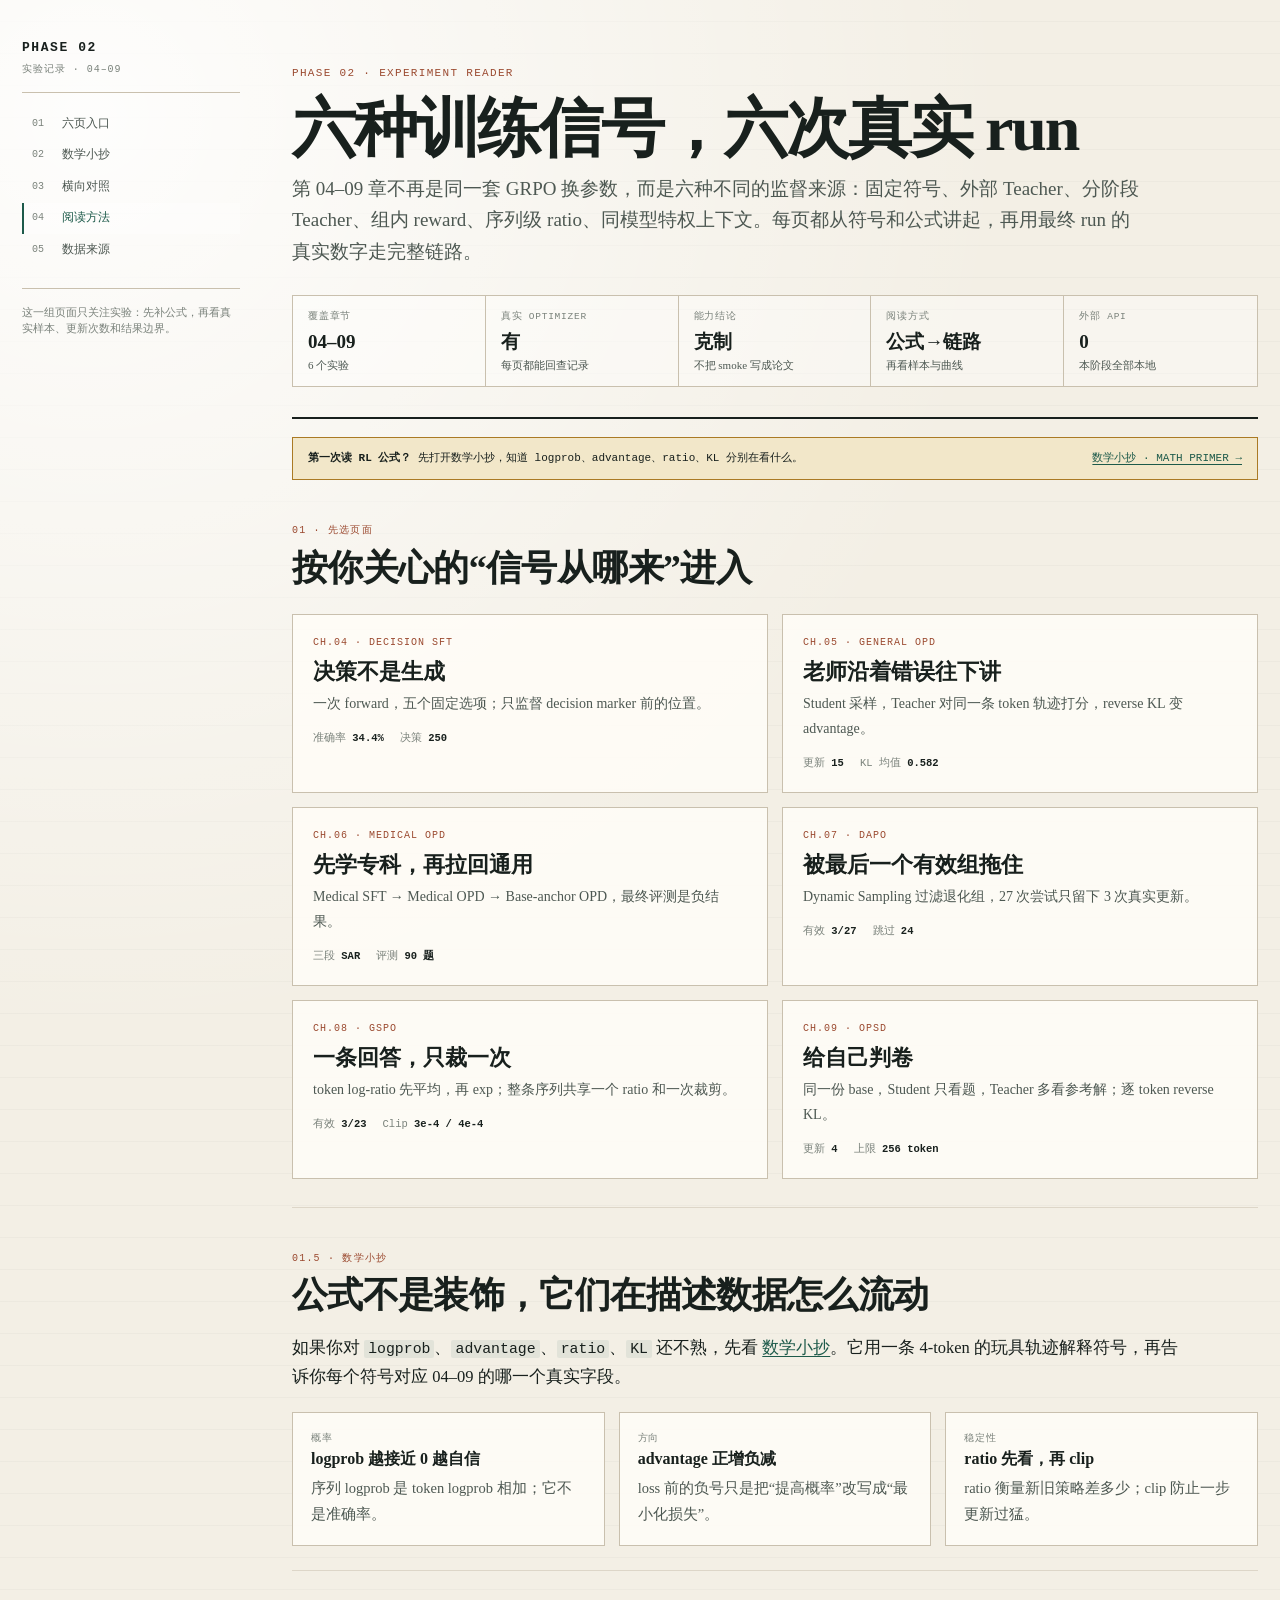
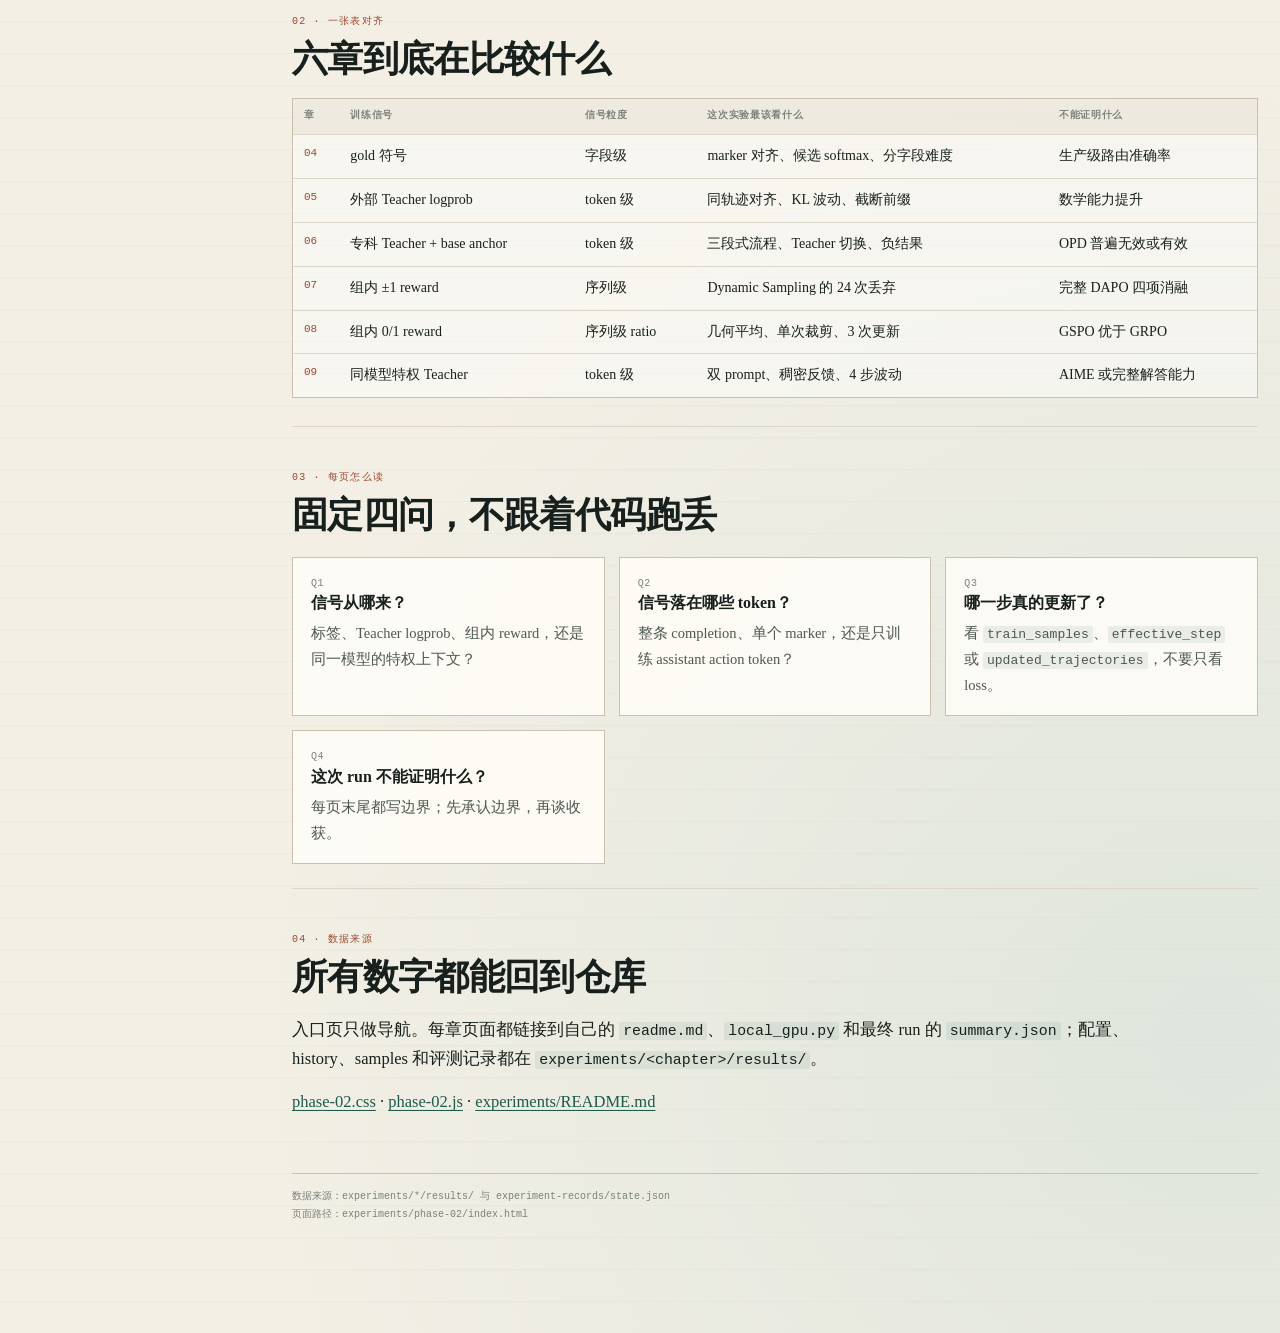
<file: experiments/phase-02/index.html>
<!doctype html>
<html lang="zh-CN">
<head>
<meta charset="utf-8">
<meta name="viewport" content="width=device-width, initial-scale=1">
<title>第二阶段：六种训练信号 · agentic-rl-lab</title>
<link rel="stylesheet" href="./phase-02.css">
</head>
<body>
<div class="page">
<aside class="rail">
  <a class="brand" href="./index.html"><b>PHASE 02</b><span>实验记录 · 04–09</span></a>
  <nav><ol><li><a href="#map">六页入口</a></li><li><a href="#primer">数学小抄</a></li><li><a href="#compare">横向对照</a></li><li><a href="#howto">阅读方法</a></li><li><a href="#source">数据来源</a></li></ol></nav>
  <div class="rail-note">这一组页面只关注实验：先补公式，再看真实样本、更新次数和结果边界。</div>
</aside>
<main>

<header class="hero index-hero">
  <div class="kicker">PHASE 02 · EXPERIMENT READER</div>
  <h1>六种训练信号，六次真实 run</h1>
  <p class="deck">第 04–09 章不再是同一套 GRPO 换参数，而是六种不同的监督来源：固定符号、外部 Teacher、分阶段 Teacher、组内 reward、序列级 ratio、同模型特权上下文。每页都从符号和公式讲起，再用最终 run 的真实数字走完整链路。</p>
  <div class="metrics">
    <div class="metric"><span>覆盖章节</span><b>04–09</b><small>6 个实验</small></div>
    <div class="metric"><span>真实 optimizer</span><b>有</b><small>每页都能回查记录</small></div>
    <div class="metric"><span>能力结论</span><b>克制</b><small>不把 smoke 写成论文</small></div>
    <div class="metric"><span>阅读方式</span><b>公式→链路</b><small>再看样本与曲线</small></div>
    <div class="metric"><span>外部 API</span><b>0</b><small>本阶段全部本地</small></div>
  </div>
</header>
<div class="primer-banner"><span><b>第一次读 RL 公式？</b> 先打开数学小抄，知道 logprob、advantage、ratio、KL 分别在看什么。</span><a href="./math-primer.html">数学小抄 · MATH PRIMER →</a></div>
<section id="map">
  <div class="eyebrow">01 · 先选页面</div>
  <h2>按你关心的“信号从哪来”进入</h2>
  <div class="index-grid">
    <a class="chapter-card" href="../pytrio-jev/pytrio-jev-explained.html"><div class="chapter-no">CH.04 · DECISION SFT</div><h3>决策不是生成</h3><p>一次 forward，五个固定选项；只监督 decision marker 前的位置。</p><div class="metric-line"><span>准确率 <b>34.4%</b></span><span>决策 <b>250</b></span></div></a>
    <a class="chapter-card" href="../general-opd/general-opd-explained.html"><div class="chapter-no">CH.05 · GENERAL OPD</div><h3>老师沿着错误往下讲</h3><p>Student 采样，Teacher 对同一条 token 轨迹打分，reverse KL 变 advantage。</p><div class="metric-line"><span>更新 <b>15</b></span><span>KL 均值 <b>0.582</b></span></div></a>
    <a class="chapter-card" href="../medical-opd/medical-opd-explained.html"><div class="chapter-no">CH.06 · MEDICAL OPD</div><h3>先学专科，再拉回通用</h3><p>Medical SFT → Medical OPD → Base-anchor OPD，最终评测是负结果。</p><div class="metric-line"><span>三段 <b>SAR</b></span><span>评测 <b>90 题</b></span></div></a>
    <a class="chapter-card" href="../dapo/dapo-explained.html"><div class="chapter-no">CH.07 · DAPO</div><h3>被最后一个有效组拖住</h3><p>Dynamic Sampling 过滤退化组，27 次尝试只留下 3 次真实更新。</p><div class="metric-line"><span>有效 <b>3/27</b></span><span>跳过 <b>24</b></span></div></a>
    <a class="chapter-card" href="../gspo/gspo-explained.html"><div class="chapter-no">CH.08 · GSPO</div><h3>一条回答，只裁一次</h3><p>token log-ratio 先平均，再 exp；整条序列共享一个 ratio 和一次裁剪。</p><div class="metric-line"><span>有效 <b>3/23</b></span><span>Clip <b>3e-4 / 4e-4</b></span></div></a>
    <a class="chapter-card" href="../opsd/opsd-explained.html"><div class="chapter-no">CH.09 · OPSD</div><h3>给自己判卷</h3><p>同一份 base，Student 只看题，Teacher 多看参考解；逐 token reverse KL。</p><div class="metric-line"><span>更新 <b>4</b></span><span>上限 <b>256 token</b></span></div></a>
  </div>
</section>
<section id="primer">
  <div class="eyebrow">01.5 · 数学小抄</div>
  <h2>公式不是装饰，它们在描述数据怎么流动</h2>
  <p>如果你对 <code>logprob</code>、<code>advantage</code>、<code>ratio</code>、<code>KL</code> 还不熟，先看 <a href="./math-primer.html">数学小抄</a>。它用一条 4-token 的玩具轨迹解释符号，再告诉你每个符号对应 04–09 的哪一个真实字段。</p>
  <div class="grid-3">
    <div class="card"><div class="tiny">概率</div><h3>logprob 越接近 0 越自信</h3><p>序列 logprob 是 token logprob 相加；它不是准确率。</p></div>
    <div class="card"><div class="tiny">方向</div><h3>advantage 正增负减</h3><p>loss 前的负号只是把“提高概率”改写成“最小化损失”。</p></div>
    <div class="card"><div class="tiny">稳定性</div><h3>ratio 先看，再 clip</h3><p>ratio 衡量新旧策略差多少；clip 防止一步更新过猛。</p></div>
  </div>
</section>
<section id="compare">
  <div class="eyebrow">02 · 一张表对齐</div>
  <h2>六章到底在比较什么</h2>
  <div class="table-wrap"><table class="index-table">
    <tr><th>章</th><th>训练信号</th><th>信号粒度</th><th>这次实验最该看什么</th><th>不能证明什么</th></tr>
    <tr><td>04</td><td>gold 符号</td><td>字段级</td><td>marker 对齐、候选 softmax、分字段难度</td><td>生产级路由准确率</td></tr>
    <tr><td>05</td><td>外部 Teacher logprob</td><td>token 级</td><td>同轨迹对齐、KL 波动、截断前缀</td><td>数学能力提升</td></tr>
    <tr><td>06</td><td>专科 Teacher + base anchor</td><td>token 级</td><td>三段式流程、Teacher 切换、负结果</td><td>OPD 普遍无效或有效</td></tr>
    <tr><td>07</td><td>组内 ±1 reward</td><td>序列级</td><td>Dynamic Sampling 的 24 次丢弃</td><td>完整 DAPO 四项消融</td></tr>
    <tr><td>08</td><td>组内 0/1 reward</td><td>序列级 ratio</td><td>几何平均、单次裁剪、3 次更新</td><td>GSPO 优于 GRPO</td></tr>
    <tr><td>09</td><td>同模型特权 Teacher</td><td>token 级</td><td>双 prompt、稠密反馈、4 步波动</td><td>AIME 或完整解答能力</td></tr>
  </table></div>
</section>
<section id="howto">
  <div class="eyebrow">03 · 每页怎么读</div>
  <h2>固定四问，不跟着代码跑丢</h2>
  <div class="grid-3">
    <div class="card"><div class="tiny">Q1</div><h3>信号从哪来？</h3><p>标签、Teacher logprob、组内 reward，还是同一模型的特权上下文？</p></div>
    <div class="card"><div class="tiny">Q2</div><h3>信号落在哪些 token？</h3><p>整条 completion、单个 marker，还是只训练 assistant action token？</p></div>
    <div class="card"><div class="tiny">Q3</div><h3>哪一步真的更新了？</h3><p>看 <code>train_samples</code>、<code>effective_step</code> 或 <code>updated_trajectories</code>，不要只看 loss。</p></div>
    <div class="card"><div class="tiny">Q4</div><h3>这次 run 不能证明什么？</h3><p>每页末尾都写边界；先承认边界，再谈收获。</p></div>
  </div>
</section>
<section id="source">
  <div class="eyebrow">04 · 数据来源</div>
  <h2>所有数字都能回到仓库</h2>
  <p>入口页只做导航。每章页面都链接到自己的 <code>readme.md</code>、<code>local_gpu.py</code> 和最终 run 的 <code>summary.json</code>；配置、history、samples 和评测记录都在 <code>experiments/&lt;chapter&gt;/results/</code>。</p>
  <p><a href="./phase-02.css">phase-02.css</a> · <a href="./phase-02.js">phase-02.js</a> · <a href="../README.md">experiments/README.md</a></p>
</section>

<footer class="meta"><div>数据来源：experiments/*/results/ 与 experiment-records/state.json</div><div>页面路径：experiments/phase-02/index.html</div></footer>
</main>
</div>
<script src="./phase-02.js"></script>
</body>
</html>
</file>
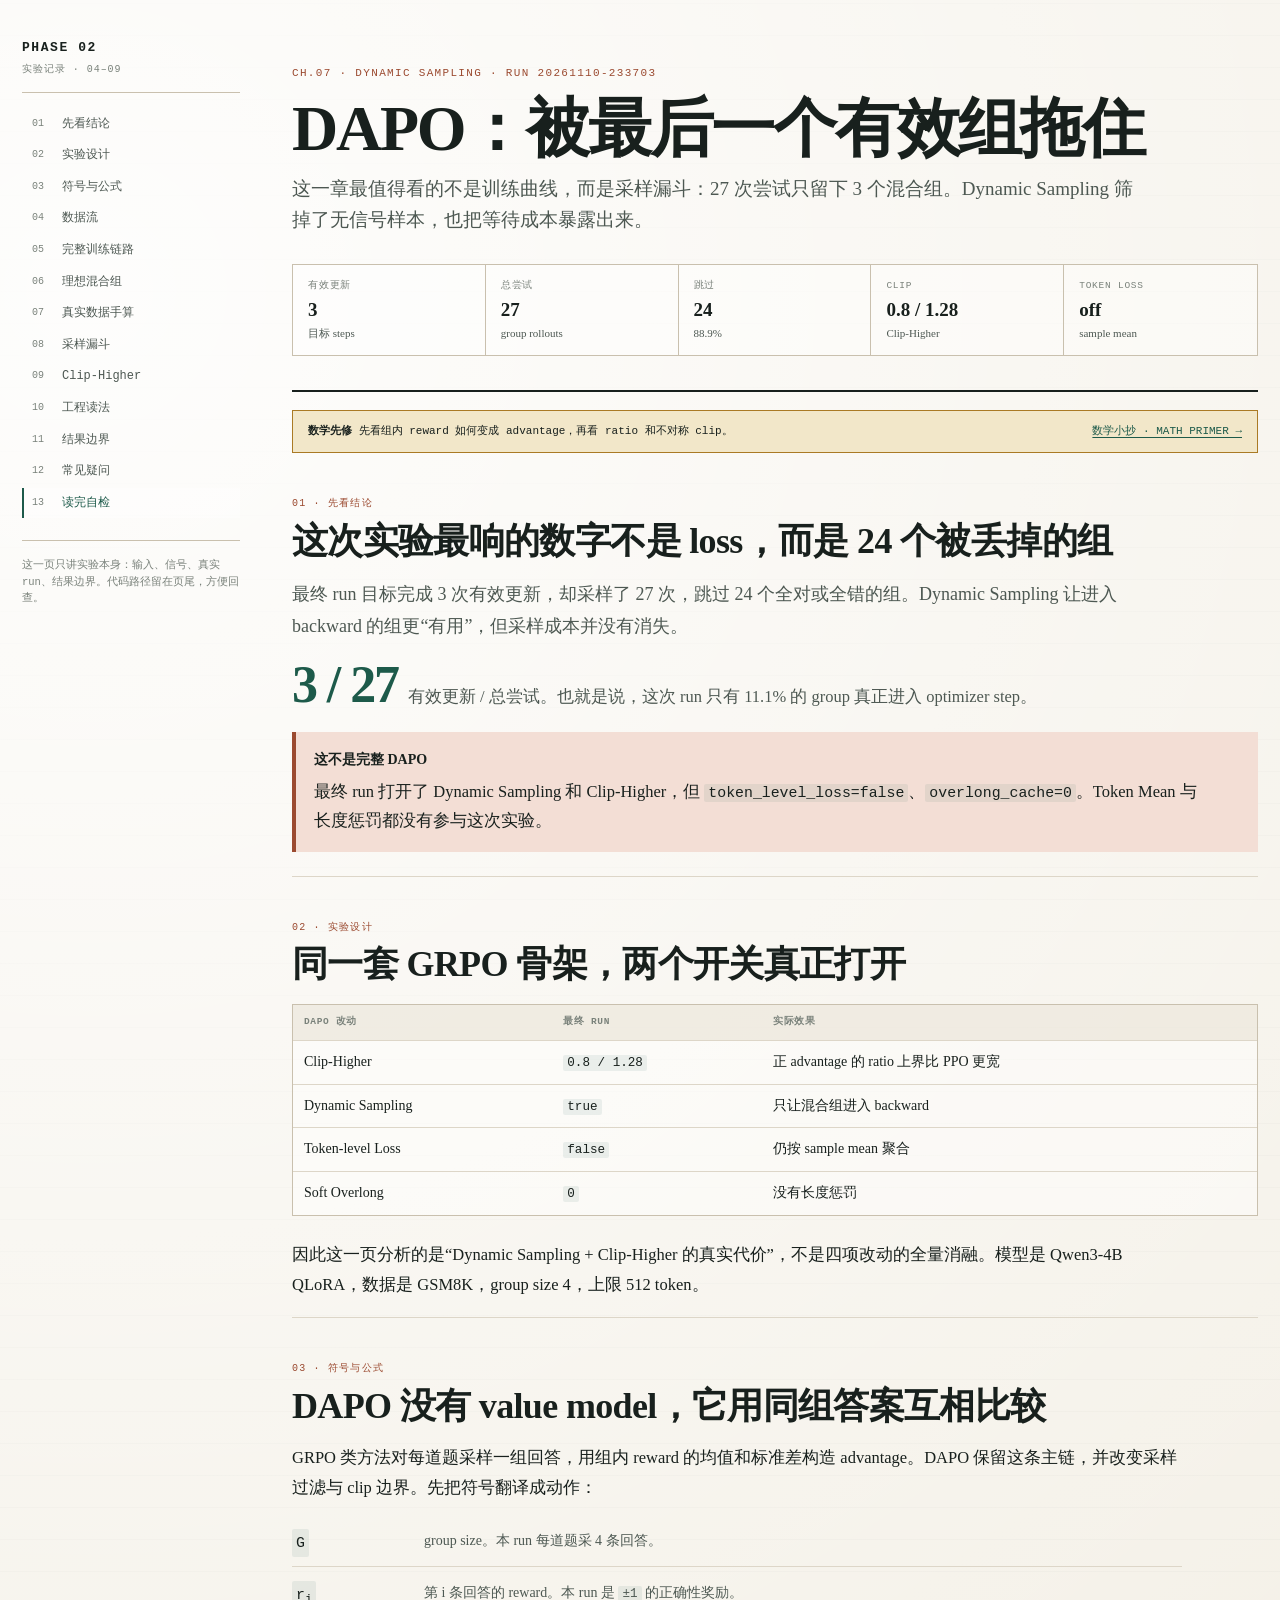
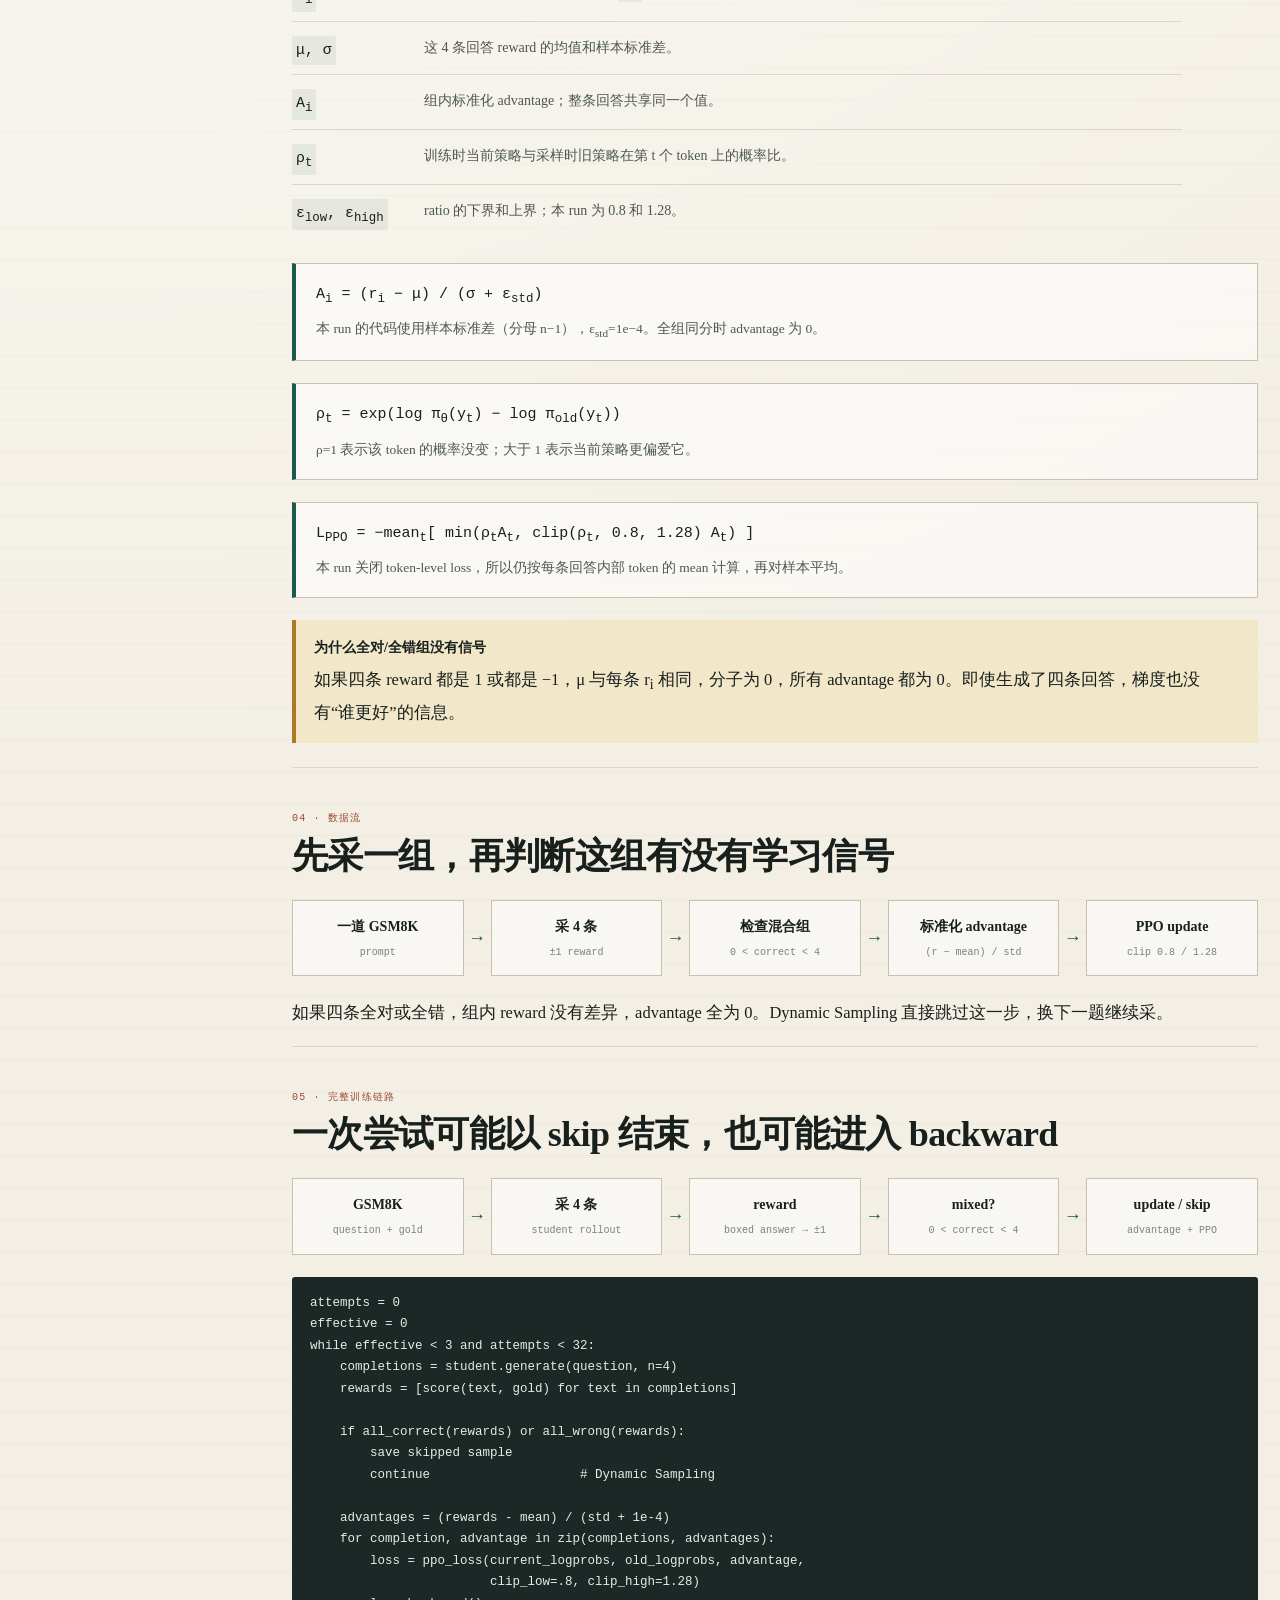
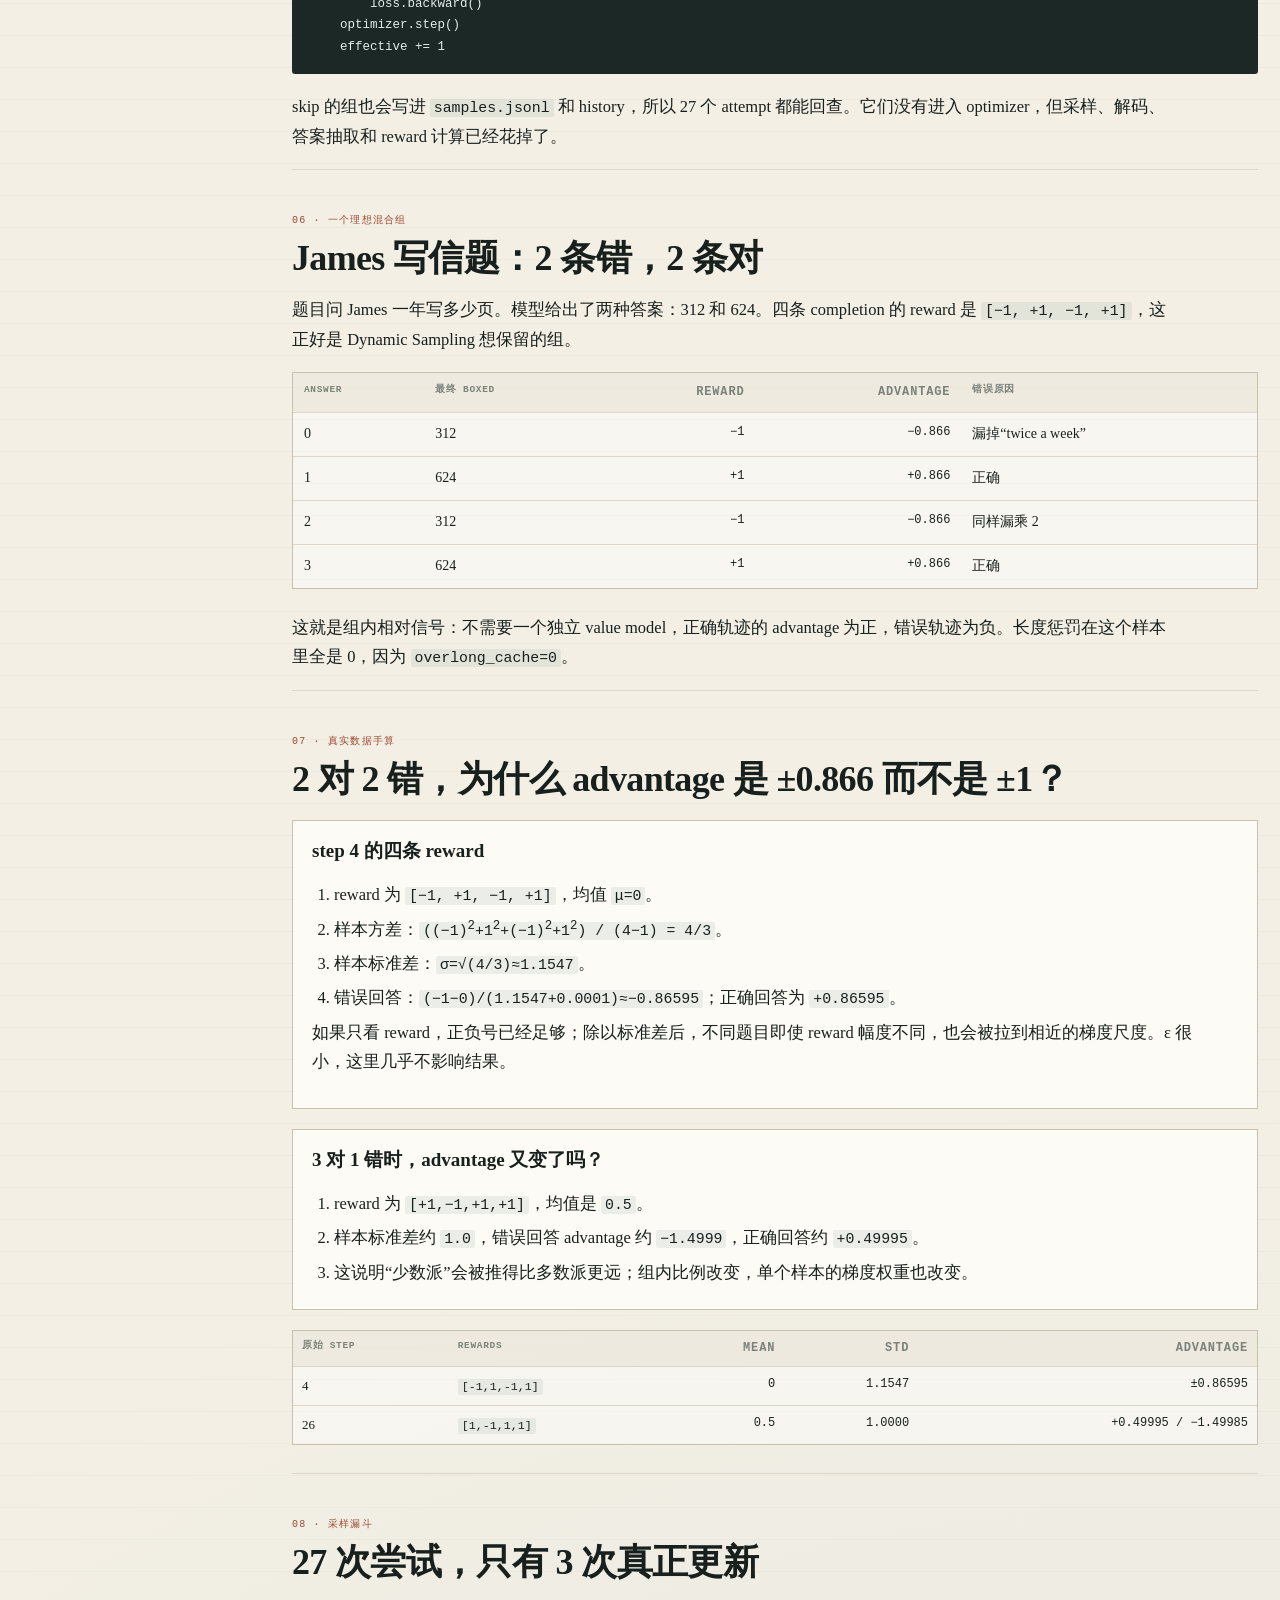
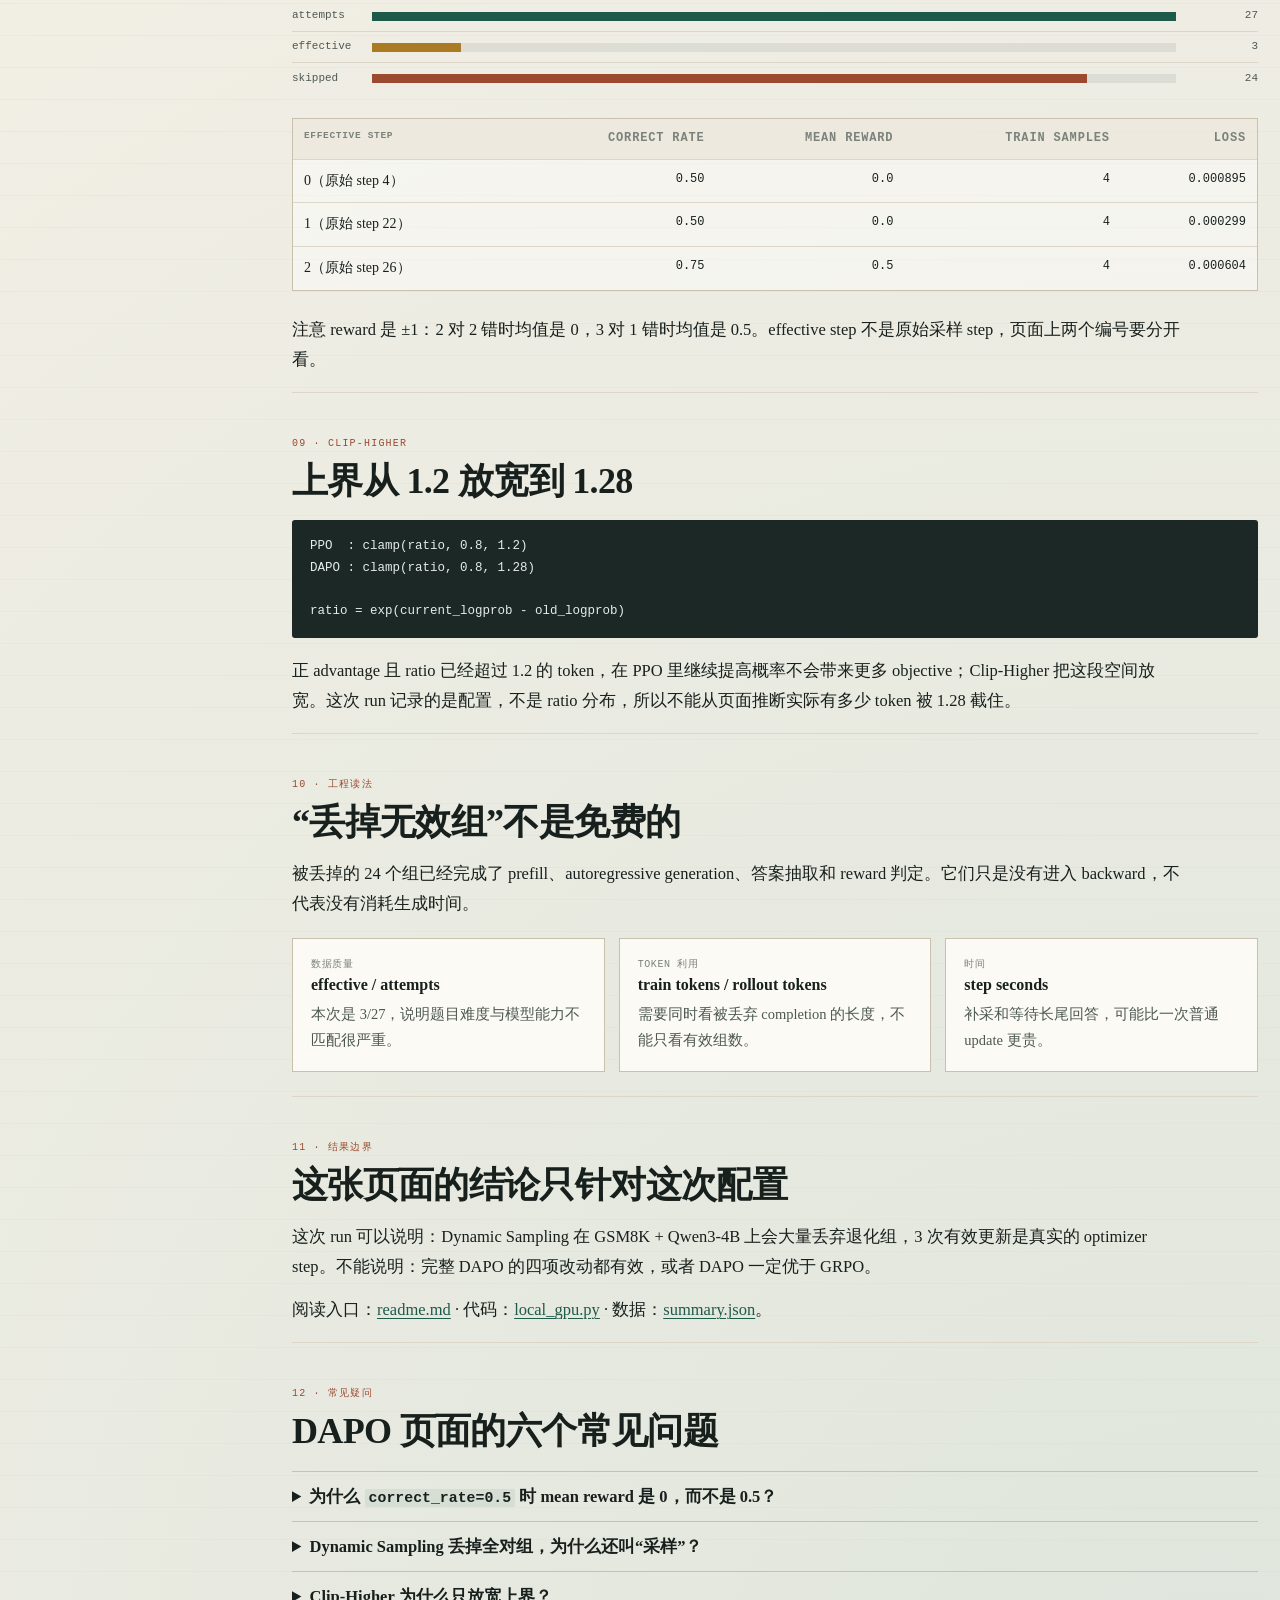
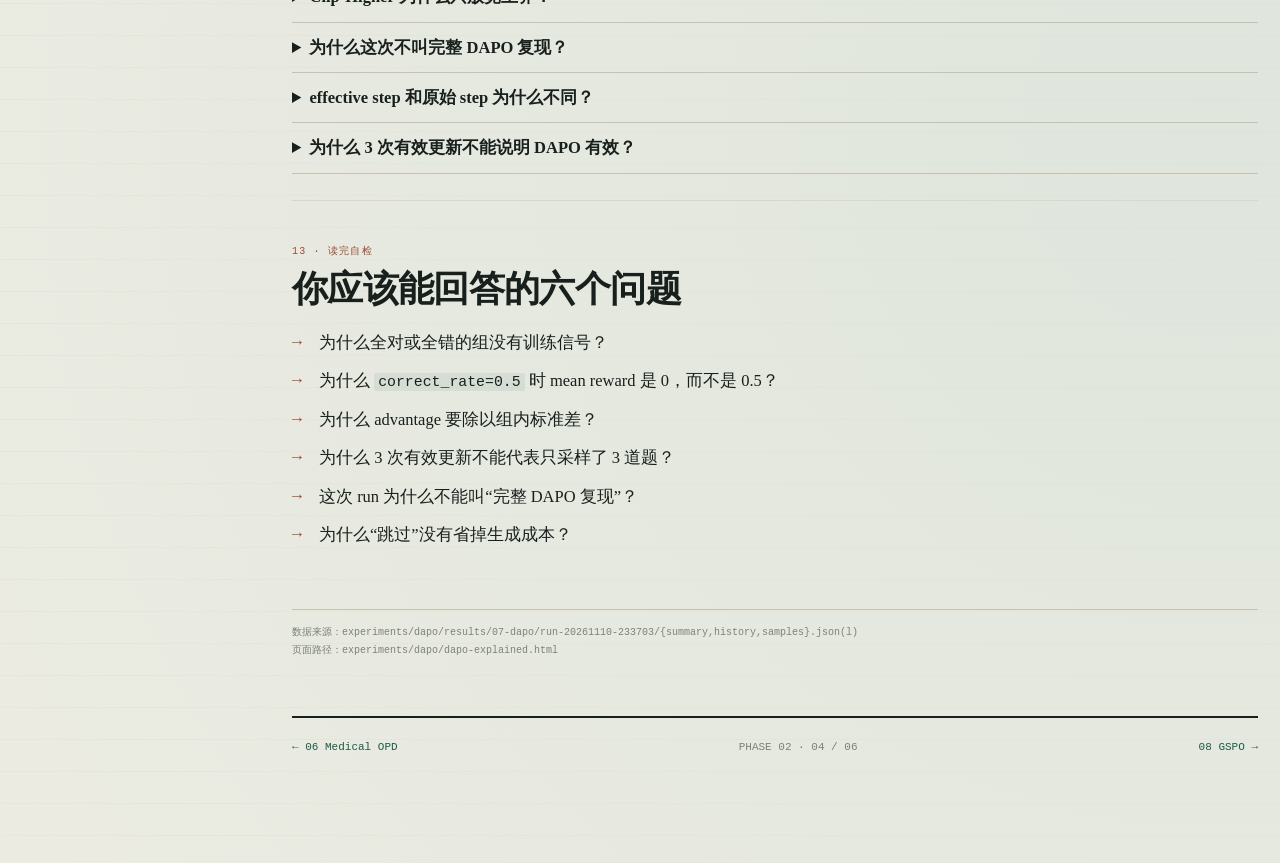
<file: experiments/dapo/dapo-explained.html>
<!doctype html>
<html lang="zh-CN">
<head>
<meta charset="utf-8">
<meta name="viewport" content="width=device-width, initial-scale=1">
<title>DAPO：被最后一个有效组拖住 · 第二阶段实验记录</title>
<link rel="stylesheet" href="../phase-02/phase-02.css">
</head>
<body>
<div class="page">
<aside class="rail">
  <a class="brand" href="../phase-02/index.html"><b>PHASE 02</b><span>实验记录 · 04–09</span></a>
  <nav><ol><li><a href="#verdict">先看结论</a></li><li><a href="#design">实验设计</a></li><li><a href="#math">符号与公式</a></li><li><a href="#flow">数据流</a></li><li><a href="#pipeline">完整训练链路</a></li><li><a href="#sample">理想混合组</a></li><li><a href="#worked">真实数据手算</a></li><li><a href="#funnel">采样漏斗</a></li><li><a href="#clip">Clip-Higher</a></li><li><a href="#cost">工程读法</a></li><li><a href="#limits">结果边界</a></li><li><a href="#faq">常见疑问</a></li><li><a href="#questions">读完自检</a></li></ol></nav>
  <div class="rail-note">这一页只讲实验本身：输入、信号、真实 run、结果边界。代码路径留在页尾，方便回查。</div>
</aside>
<main>
<header class="hero">
  <div class="kicker">CH.07 · DYNAMIC SAMPLING · RUN 20261110-233703</div>
  <h1>DAPO：被最后一个有效组拖住</h1>
  <p class="deck">这一章最值得看的不是训练曲线，而是采样漏斗：27 次尝试只留下 3 个混合组。Dynamic Sampling 筛掉了无信号样本，也把等待成本暴露出来。</p>
  <div class="metrics"><div class="metric"><span>有效更新</span><b>3</b><small>目标 steps</small></div><div class="metric"><span>总尝试</span><b>27</b><small>group rollouts</small></div><div class="metric"><span>跳过</span><b>24</b><small>88.9%</small></div><div class="metric"><span>Clip</span><b>0.8 / 1.28</b><small>Clip-Higher</small></div><div class="metric"><span>Token loss</span><b>off</b><small>sample mean</small></div></div>
</header>
<div class="primer-banner"><span><b>数学先修</b> 先看组内 reward 如何变成 advantage，再看 ratio 和不对称 clip。</span><a href="../phase-02/math-primer.html">数学小抄 · MATH PRIMER →</a></div>

<section id="verdict">
<div class="eyebrow">01 · 先看结论</div>
<h2>这次实验最响的数字不是 loss，而是 24 个被丢掉的组</h2>
<p class="lede">最终 run 目标完成 3 次有效更新，却采样了 27 次，跳过 24 个全对或全错的组。Dynamic Sampling 让进入 backward 的组更“有用”，但采样成本并没有消失。</p>
<div class="big-number"><b>3 / 27</b><span>有效更新 / 总尝试。也就是说，这次 run 只有 11.1% 的 group 真正进入 optimizer step。</span></div>
<div class="callout warn"><b>这不是完整 DAPO</b><p>最终 run 打开了 Dynamic Sampling 和 Clip-Higher，但 <code>token_level_loss=false</code>、<code>overlong_cache=0</code>。Token Mean 与长度惩罚都没有参与这次实验。</p></div>
</section>

<section id="design">
<div class="eyebrow">02 · 实验设计</div>
<h2>同一套 GRPO 骨架，两个开关真正打开</h2>
<div class="table-wrap"><table>
<tr><th>DAPO 改动</th><th>最终 run</th><th>实际效果</th></tr>
<tr><td>Clip-Higher</td><td><code>0.8 / 1.28</code></td><td>正 advantage 的 ratio 上界比 PPO 更宽</td></tr>
<tr><td>Dynamic Sampling</td><td><code>true</code></td><td>只让混合组进入 backward</td></tr>
<tr><td>Token-level Loss</td><td><code>false</code></td><td>仍按 sample mean 聚合</td></tr>
<tr><td>Soft Overlong</td><td><code>0</code></td><td>没有长度惩罚</td></tr>
</table></div>
<p>因此这一页分析的是“Dynamic Sampling + Clip-Higher 的真实代价”，不是四项改动的全量消融。模型是 Qwen3-4B QLoRA，数据是 GSM8K，group size 4，上限 512 token。</p>
</section>

<section id="math">
<div class="eyebrow">03 · 符号与公式</div>
<h2>DAPO 没有 value model，它用同组答案互相比较</h2>
<p>GRPO 类方法对每道题采样一组回答，用组内 reward 的均值和标准差构造 advantage。DAPO 保留这条主链，并改变采样过滤与 clip 边界。先把符号翻译成动作：</p>
<ul class="symbol-list">
  <li><code>G</code><span>group size。本 run 每道题采 4 条回答。</span></li>
  <li><code>r<sub>i</sub></code><span>第 i 条回答的 reward。本 run 是 <code>±1</code> 的正确性奖励。</span></li>
  <li><code>μ, σ</code><span>这 4 条回答 reward 的均值和样本标准差。</span></li>
  <li><code>A<sub>i</sub></code><span>组内标准化 advantage；整条回答共享同一个值。</span></li>
  <li><code>ρ<sub>t</sub></code><span>训练时当前策略与采样时旧策略在第 t 个 token 上的概率比。</span></li>
  <li><code>ε<sub>low</sub>, ε<sub>high</sub></code><span>ratio 的下界和上界；本 run 为 0.8 和 1.28。</span></li>
</ul>
<div class="equation"><div>A<sub>i</sub> = (r<sub>i</sub> − μ) / (σ + ε<sub>std</sub>)</div><small>本 run 的代码使用样本标准差（分母 n−1），ε<sub>std</sub>=1e−4。全组同分时 advantage 为 0。</small></div>
<div class="equation"><div>ρ<sub>t</sub> = exp(log π<sub>θ</sub>(y<sub>t</sub>) − log π<sub>old</sub>(y<sub>t</sub>))</div><small>ρ=1 表示该 token 的概率没变；大于 1 表示当前策略更偏爱它。</small></div>
<div class="equation"><div>L<sub>PPO</sub> = −mean<sub>t</sub>[ min(ρ<sub>t</sub>A<sub>t</sub>, clip(ρ<sub>t</sub>, 0.8, 1.28) A<sub>t</sub>) ]</div><small>本 run 关闭 token-level loss，所以仍按每条回答内部 token 的 mean 计算，再对样本平均。</small></div>
<div class="callout note"><b>为什么全对/全错组没有信号</b><p>如果四条 reward 都是 1 或都是 −1，μ 与每条 r<sub>i</sub> 相同，分子为 0，所有 advantage 都为 0。即使生成了四条回答，梯度也没有“谁更好”的信息。</p></div>
</section>

<section id="flow">
<div class="eyebrow">04 · 数据流</div>
<h2>先采一组，再判断这组有没有学习信号</h2>
<div class="flow five">
  <div class="node"><b>一道 GSM8K</b><span>prompt</span></div><div class="arrow">→</div>
  <div class="node"><b>采 4 条</b><span>±1 reward</span></div><div class="arrow">→</div>
  <div class="node"><b>检查混合组</b><span>0 &lt; correct &lt; 4</span></div><div class="arrow">→</div>
  <div class="node"><b>标准化 advantage</b><span>(r − mean) / std</span></div><div class="arrow">→</div>
  <div class="node"><b>PPO update</b><span>clip 0.8 / 1.28</span></div>
</div>
<p>如果四条全对或全错，组内 reward 没有差异，advantage 全为 0。Dynamic Sampling 直接跳过这一步，换下一题继续采。</p>
</section>

<section id="pipeline">
<div class="eyebrow">05 · 完整训练链路</div>
<h2>一次尝试可能以 skip 结束，也可能进入 backward</h2>
<div class="flow five">
  <div class="node"><b>GSM8K</b><span>question + gold</span></div><div class="arrow">→</div>
  <div class="node"><b>采 4 条</b><span>student rollout</span></div><div class="arrow">→</div>
  <div class="node"><b>reward</b><span>boxed answer → ±1</span></div><div class="arrow">→</div>
  <div class="node"><b>mixed?</b><span>0 &lt; correct &lt; 4</span></div><div class="arrow">→</div>
  <div class="node"><b>update / skip</b><span>advantage + PPO</span></div>
</div>
<pre><code>attempts = 0
effective = 0
while effective < 3 and attempts < 32:
    completions = student.generate(question, n=4)
    rewards = [score(text, gold) for text in completions]

    if all_correct(rewards) or all_wrong(rewards):
        save skipped sample
        continue                    # Dynamic Sampling

    advantages = (rewards - mean) / (std + 1e-4)
    for completion, advantage in zip(completions, advantages):
        loss = ppo_loss(current_logprobs, old_logprobs, advantage,
                        clip_low=.8, clip_high=1.28)
        loss.backward()
    optimizer.step()
    effective += 1</code></pre>
<p>skip 的组也会写进 <code>samples.jsonl</code> 和 history，所以 27 个 attempt 都能回查。它们没有进入 optimizer，但采样、解码、答案抽取和 reward 计算已经花掉了。</p>
</section>

<section id="sample">
<div class="eyebrow">06 · 一个理想混合组</div>
<h2>James 写信题：2 条错，2 条对</h2>
<p>题目问 James 一年写多少页。模型给出了两种答案：312 和 624。四条 completion 的 reward 是 <code>[−1, +1, −1, +1]</code>，这正好是 Dynamic Sampling 想保留的组。</p>
<div class="table-wrap"><table>
<tr><th>answer</th><th>最终 boxed</th><th class="num">reward</th><th class="num">advantage</th><th>错误原因</th></tr>
<tr><td>0</td><td>312</td><td class="num">−1</td><td class="num">−0.866</td><td>漏掉“twice a week”</td></tr>
<tr><td>1</td><td>624</td><td class="num">+1</td><td class="num">+0.866</td><td>正确</td></tr>
<tr><td>2</td><td>312</td><td class="num">−1</td><td class="num">−0.866</td><td>同样漏乘 2</td></tr>
<tr><td>3</td><td>624</td><td class="num">+1</td><td class="num">+0.866</td><td>正确</td></tr>
</table></div>
<p>这就是组内相对信号：不需要一个独立 value model，正确轨迹的 advantage 为正，错误轨迹为负。长度惩罚在这个样本里全是 0，因为 <code>overlong_cache=0</code>。</p>
</section>

<section id="worked">
<div class="eyebrow">07 · 真实数据手算</div>
<h2>2 对 2 错，为什么 advantage 是 ±0.866 而不是 ±1？</h2>
<div class="worked">
<h3>step 4 的四条 reward</h3>
<ol>
  <li>reward 为 <code>[−1, +1, −1, +1]</code>，均值 <code>μ=0</code>。</li>
  <li>样本方差：<code>((−1)<sup>2</sup>+1<sup>2</sup>+(−1)<sup>2</sup>+1<sup>2</sup>) / (4−1) = 4/3</code>。</li>
  <li>样本标准差：<code>σ=√(4/3)≈1.1547</code>。</li>
  <li>错误回答：<code>(−1−0)/(1.1547+0.0001)≈−0.86595</code>；正确回答为 <code>+0.86595</code>。</li>
</ol>
<p>如果只看 reward，正负号已经足够；除以标准差后，不同题目即使 reward 幅度不同，也会被拉到相近的梯度尺度。ε 很小，这里几乎不影响结果。</p>
</div>
<div class="worked">
<h3>3 对 1 错时，advantage 又变了吗？</h3>
<ol>
  <li>reward 为 <code>[+1,−1,+1,+1]</code>，均值是 <code>0.5</code>。</li>
  <li>样本标准差约 <code>1.0</code>，错误回答 advantage 约 <code>−1.4999</code>，正确回答约 <code>+0.49995</code>。</li>
  <li>这说明“少数派”会被推得比多数派更远；组内比例改变，单个样本的梯度权重也改变。</li>
</ol>
</div>
<div class="table-wrap"><table class="tiny-table">
<tr><th>原始 step</th><th>rewards</th><th class="num">mean</th><th class="num">std</th><th class="num">advantage</th></tr>
<tr><td>4</td><td><code>[-1,1,-1,1]</code></td><td class="num">0</td><td class="num">1.1547</td><td class="num">±0.86595</td></tr>
<tr><td>26</td><td><code>[1,-1,1,1]</code></td><td class="num">0.5</td><td class="num">1.0000</td><td class="num">+0.49995 / −1.49985</td></tr>
</table></div>
</section>

<section id="funnel">
<div class="eyebrow">08 · 采样漏斗</div>
<h2>27 次尝试，只有 3 次真正更新</h2>
<div class="bars">
  <div class="bar-row"><span class="bar-label">attempts</span><div class="bar-track"><div class="bar-fill" style="width:100%"></div></div><span class="bar-value">27</span></div>
  <div class="bar-row"><span class="bar-label">effective</span><div class="bar-track"><div class="bar-fill gold" style="width:11.1%"></div></div><span class="bar-value">3</span></div>
  <div class="bar-row"><span class="bar-label">skipped</span><div class="bar-track"><div class="bar-fill rust" style="width:88.9%"></div></div><span class="bar-value">24</span></div>
</div>
<div class="table-wrap"><table>
<tr><th>effective step</th><th class="num">correct rate</th><th class="num">mean reward</th><th class="num">train samples</th><th class="num">loss</th></tr>
<tr><td>0（原始 step 4）</td><td class="num">0.50</td><td class="num">0.0</td><td class="num">4</td><td class="num">0.000895</td></tr>
<tr><td>1（原始 step 22）</td><td class="num">0.50</td><td class="num">0.0</td><td class="num">4</td><td class="num">0.000299</td></tr>
<tr><td>2（原始 step 26）</td><td class="num">0.75</td><td class="num">0.5</td><td class="num">4</td><td class="num">0.000604</td></tr>
</table></div>
<p>注意 reward 是 ±1：2 对 2 错时均值是 0，3 对 1 错时均值是 0.5。effective step 不是原始采样 step，页面上两个编号要分开看。</p>
</section>

<section id="clip">
<div class="eyebrow">09 · Clip-Higher</div>
<h2>上界从 1.2 放宽到 1.28</h2>
<pre><code>PPO  : clamp(ratio, 0.8, 1.2)
DAPO : clamp(ratio, 0.8, 1.28)

ratio = exp(current_logprob - old_logprob)</code></pre>
<p>正 advantage 且 ratio 已经超过 1.2 的 token，在 PPO 里继续提高概率不会带来更多 objective；Clip-Higher 把这段空间放宽。这次 run 记录的是配置，不是 ratio 分布，所以不能从页面推断实际有多少 token 被 1.28 截住。</p>
</section>

<section id="cost">
<div class="eyebrow">10 · 工程读法</div>
<h2>“丢掉无效组”不是免费的</h2>
<p>被丢掉的 24 个组已经完成了 prefill、autoregressive generation、答案抽取和 reward 判定。它们只是没有进入 backward，不代表没有消耗生成时间。</p>
<div class="grid-3">
  <div class="card"><div class="tiny">数据质量</div><h3>effective / attempts</h3><p>本次是 3/27，说明题目难度与模型能力不匹配很严重。</p></div>
  <div class="card"><div class="tiny">token 利用</div><h3>train tokens / rollout tokens</h3><p>需要同时看被丢弃 completion 的长度，不能只看有效组数。</p></div>
  <div class="card"><div class="tiny">时间</div><h3>step seconds</h3><p>补采和等待长尾回答，可能比一次普通 update 更贵。</p></div>
</div>
</section>

<section id="limits">
<div class="eyebrow">11 · 结果边界</div>
<h2>这张页面的结论只针对这次配置</h2>
<p>这次 run 可以说明：Dynamic Sampling 在 GSM8K + Qwen3-4B 上会大量丢弃退化组，3 次有效更新是真实的 optimizer step。不能说明：完整 DAPO 的四项改动都有效，或者 DAPO 一定优于 GRPO。</p>
<p>阅读入口：<a href="./readme.md">readme.md</a> · 代码：<a href="./local_gpu.py">local_gpu.py</a> · 数据：<a href="./results/07-dapo/run-20261110-233703/summary.json">summary.json</a>。</p>
</section>

<section id="faq">
<div class="eyebrow">12 · 常见疑问</div>
<h2>DAPO 页面的六个常见问题</h2>
<div class="faq">
<details><summary>为什么 <code>correct_rate=0.5</code> 时 mean reward 是 0，而不是 0.5？</summary><p>因为 reward 是 <code>±1</code>，不是 0/1。两条 +1、两条 −1 相加为 0，均值就是 0。<code>correct_rate</code> 是正确条数比例，和 reward 的数值尺度不是同一个量。</p></details>
<details><summary>Dynamic Sampling 丢掉全对组，为什么还叫“采样”？</summary><p>因为模型已经实际生成了那 4 条回答；Dynamic Sampling 只是在计算 advantage 前做过滤，不进入 backward。它节省的是优化器计算，不是生成成本。</p></details>
<details><summary>Clip-Higher 为什么只放宽上界？</summary><p>DAPO 想让正 advantage 的 token 有更大上升空间，避免过早被 1.2 截住；下界仍保留 0.8 抑制过度下降。这个 run 只记录配置，没有保存 ratio 分布，所以不能推断实际有多少 token 触及 1.28。</p></details>
<details><summary>为什么这次不叫完整 DAPO 复现？</summary><p>因为 <code>token_level_loss=false</code> 且 <code>overlong_cache=0</code>。Token Mean 和 Soft Overlong Punishment 都没有真正参与，只验证了 Dynamic Sampling + Clip-Higher 的组合。</p></details>
<details><summary>effective step 和原始 step 为什么不同？</summary><p>原始 step 是第几次 attempt，包括被跳过的组；effective step 是真正执行 optimizer.step 的次数。本 run 的 3 次更新发生在原始 step 4、22、26。</p></details>
<details><summary>为什么 3 次有效更新不能说明 DAPO 有效？</summary><p>没有同预算 GRPO 对照、没有能力评测、没有多种子；而且 3 次更新太少。它证明的是过滤和更新路径真实发生，不是算法优劣。</p></details>
</div>
</section>

<section id="questions">
<div class="eyebrow">13 · 读完自检</div>
<h2>你应该能回答的六个问题</h2>
<ul class="checklist">
  <li>为什么全对或全错的组没有训练信号？</li>
  <li>为什么 <code>correct_rate=0.5</code> 时 mean reward 是 0，而不是 0.5？</li>
  <li>为什么 advantage 要除以组内标准差？</li>
  <li>为什么 3 次有效更新不能代表只采样了 3 道题？</li>
  <li>这次 run 为什么不能叫“完整 DAPO 复现”？</li>
  <li>为什么“跳过”没有省掉生成成本？</li>
</ul>
</section>

<footer class="meta">
  <div>数据来源：experiments/dapo/results/07-dapo/run-20261110-233703/{summary,history,samples}.json(l)</div>
  <div>页面路径：experiments/dapo/dapo-explained.html</div>
</footer>
<div class="pager">
  <a href="../medical-opd/medical-opd-explained.html">← 06 Medical OPD</a>
  <span>PHASE 02 · 04 / 06</span>
  <a href="../gspo/gspo-explained.html">08 GSPO →</a>
</div>
</main>
</div>
<script src="../phase-02/phase-02.js"></script>
</body>
</html>
</file>
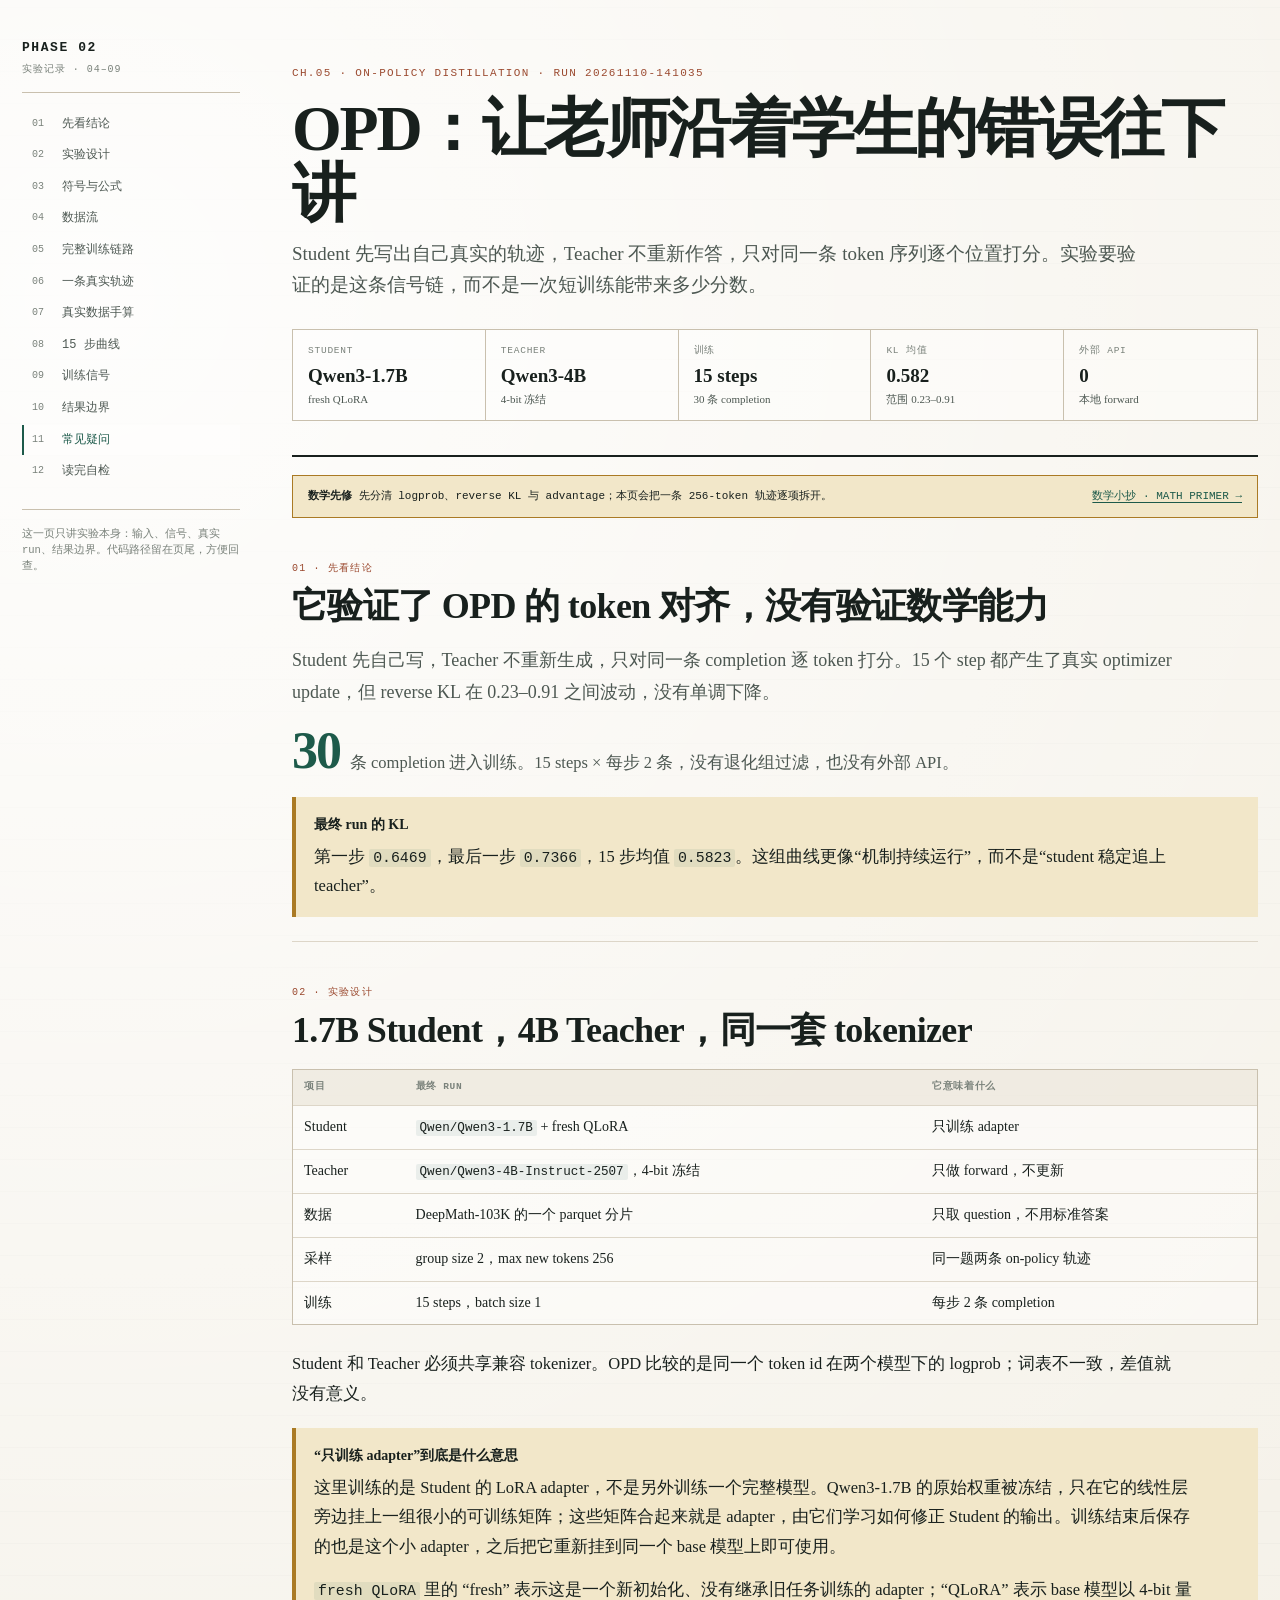
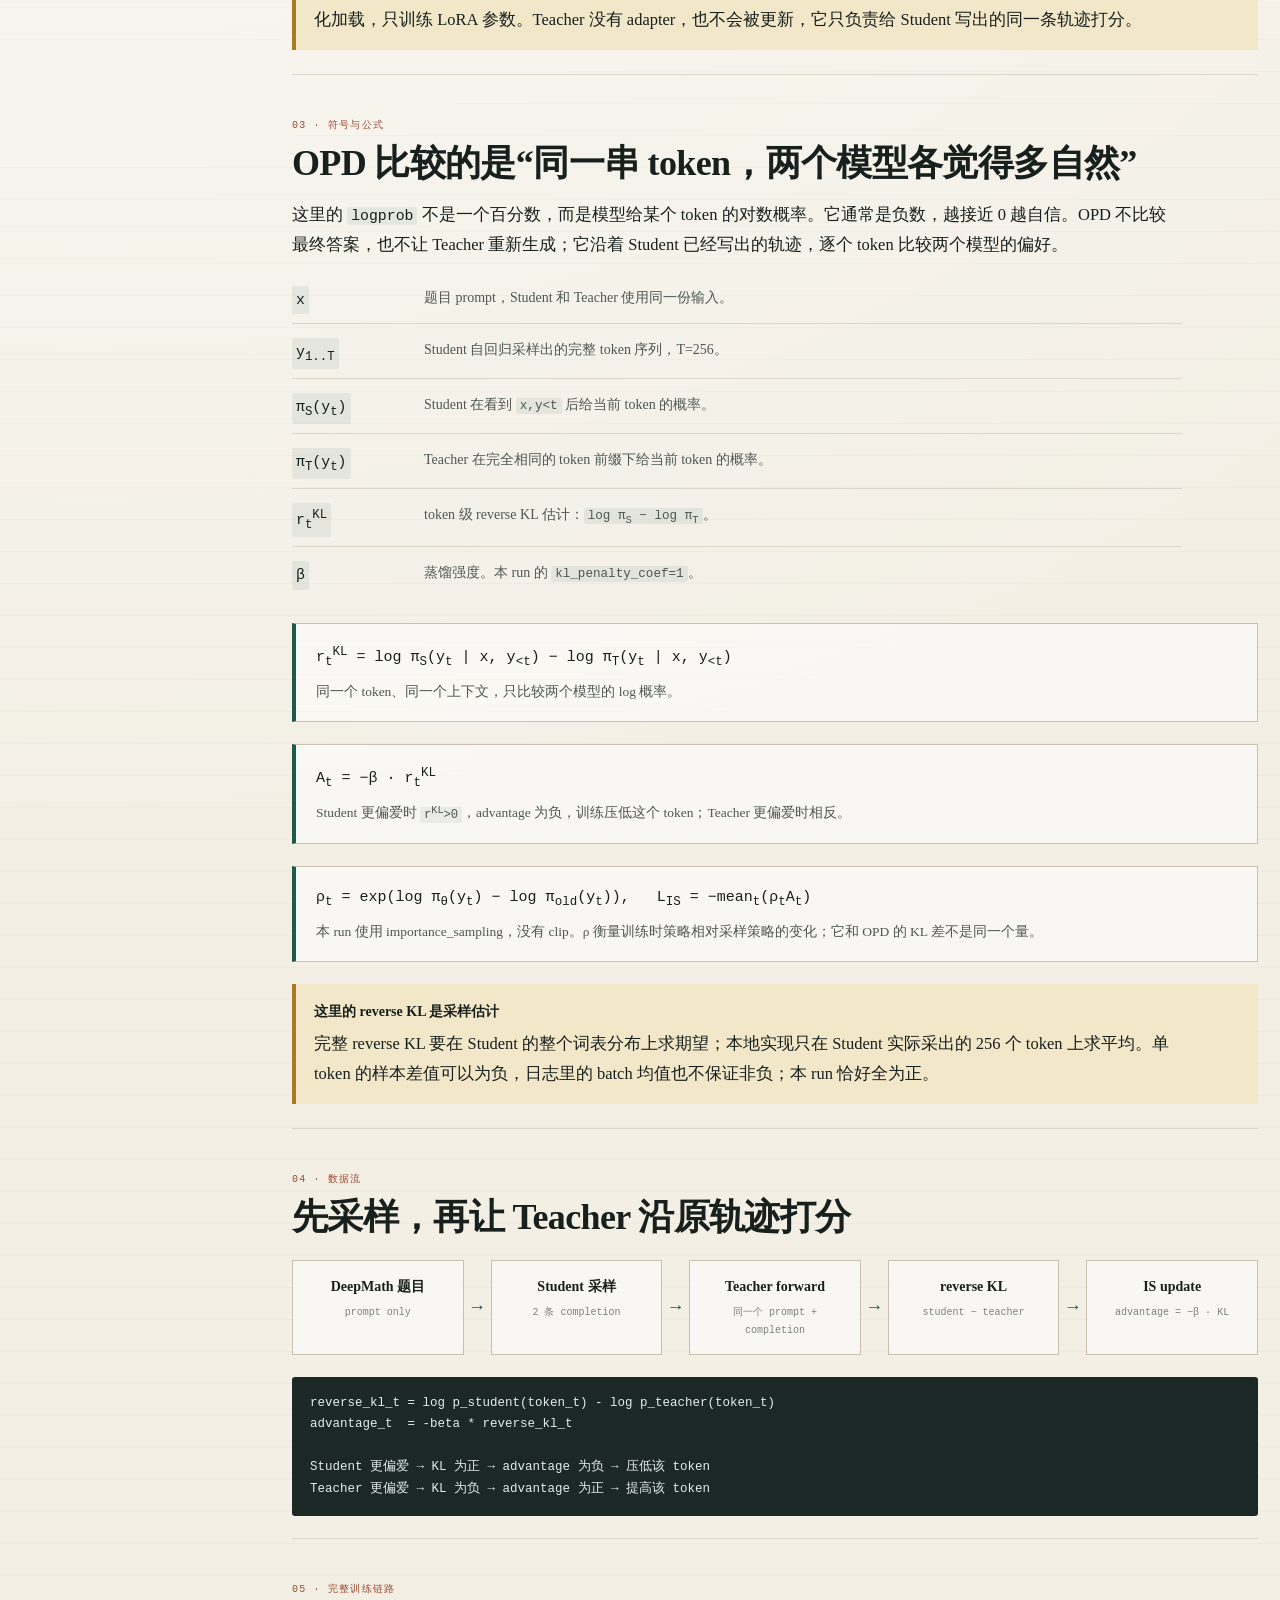
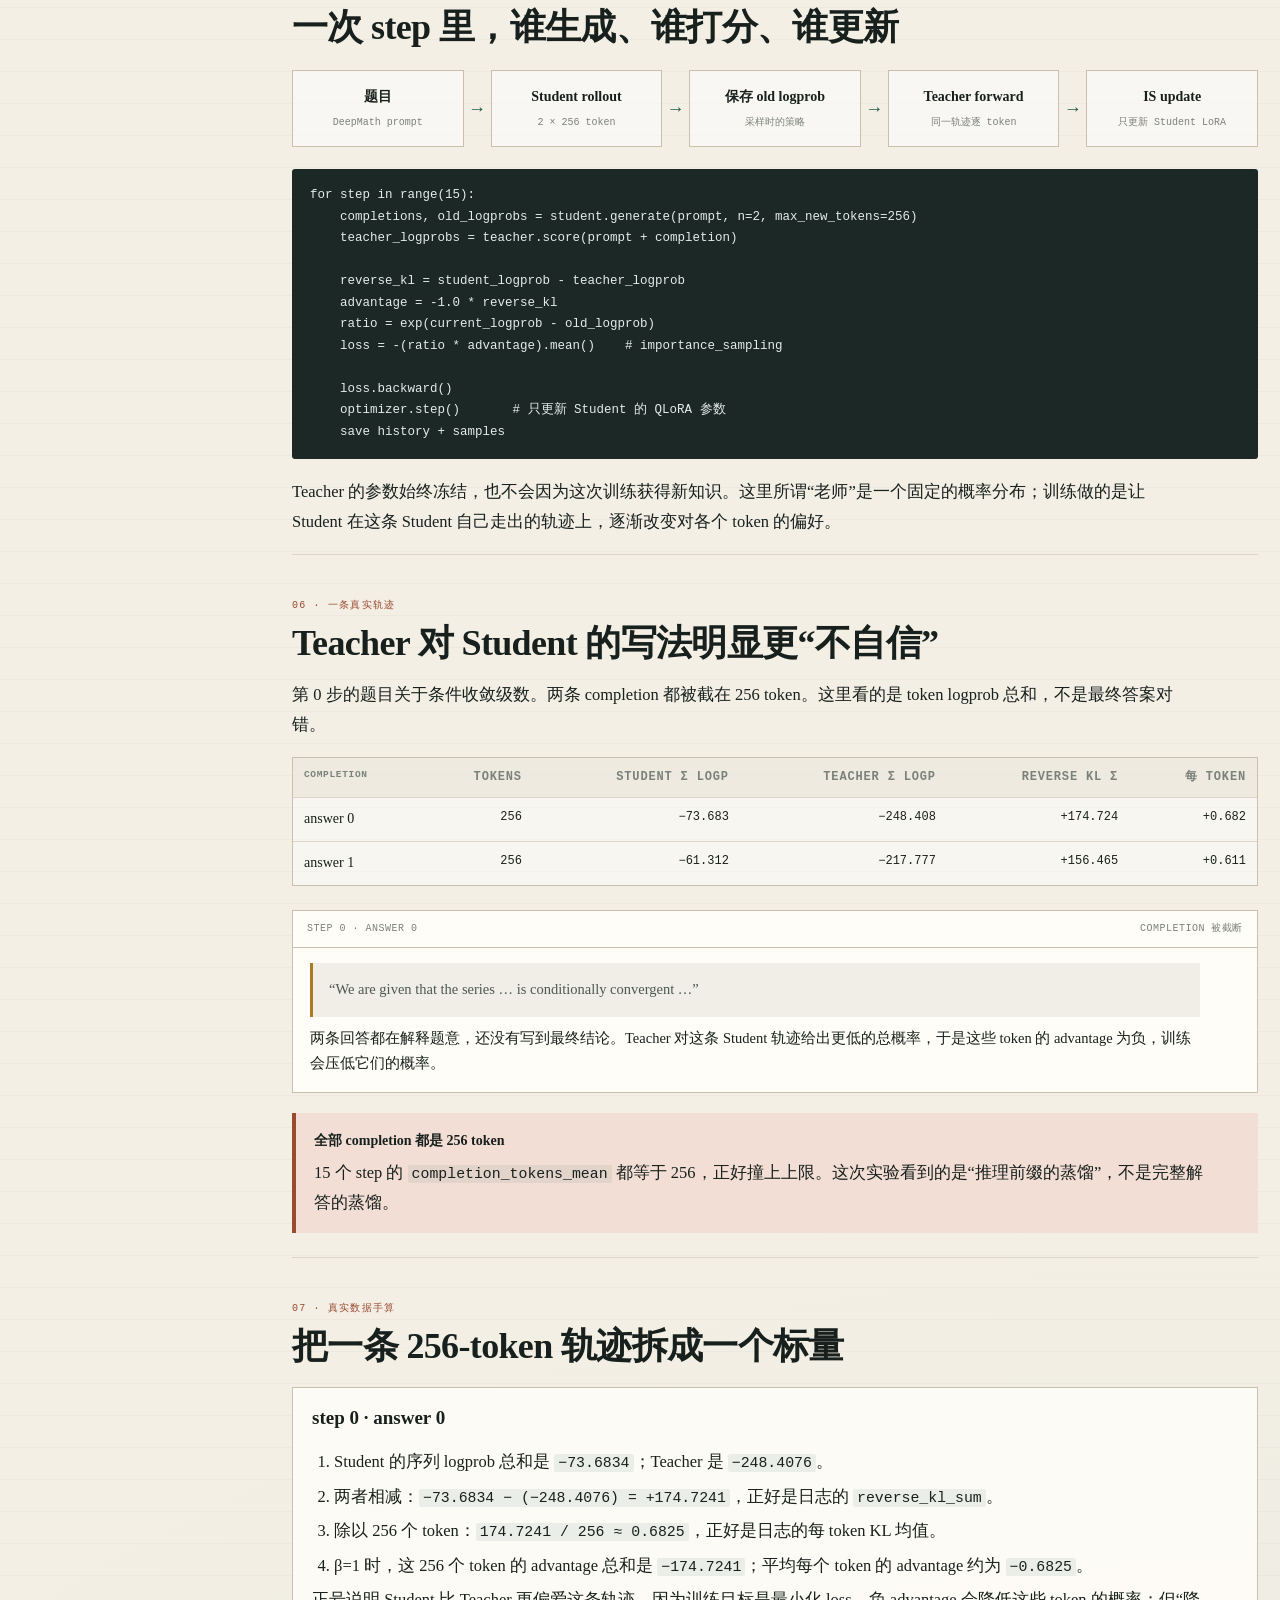
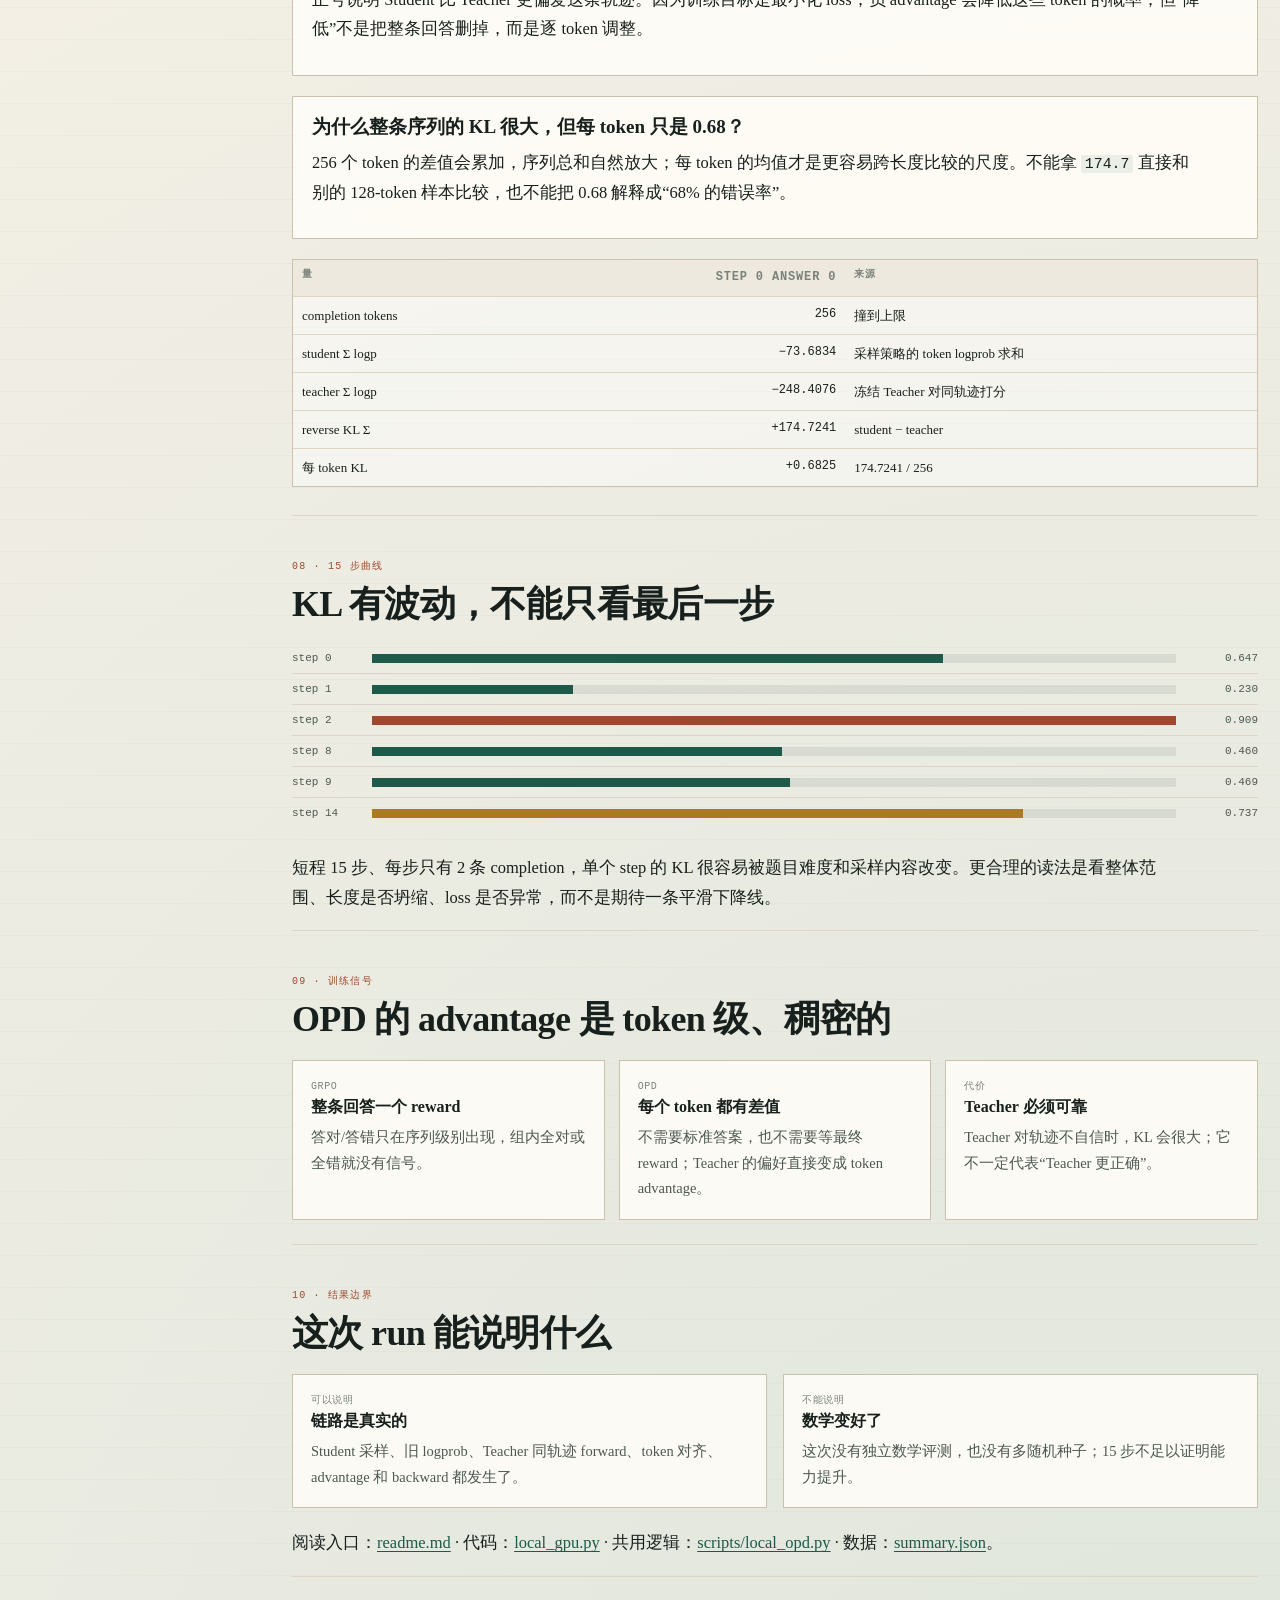
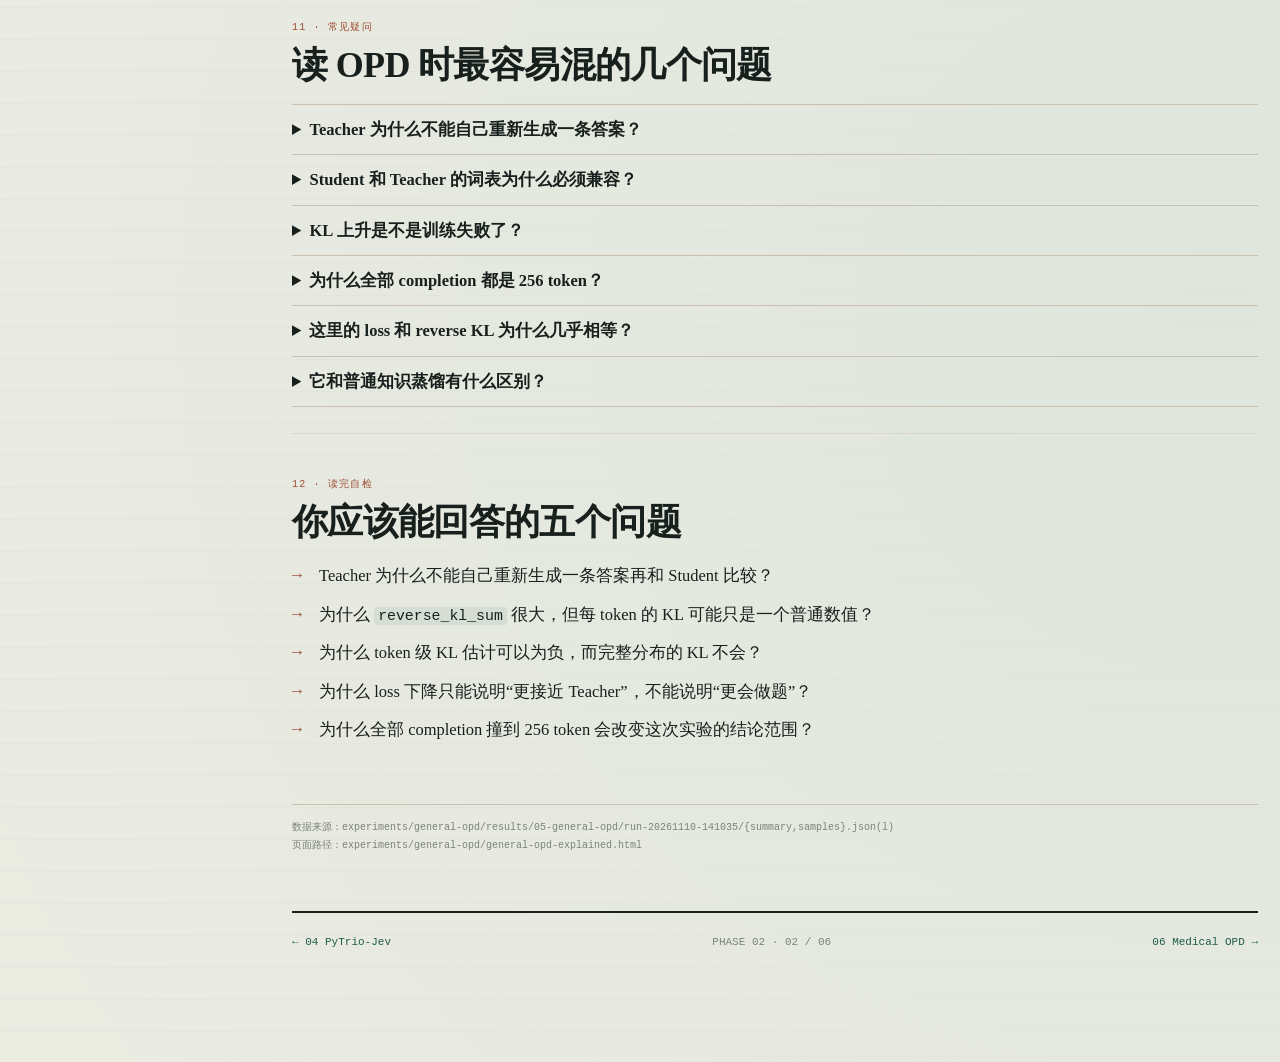
<file: experiments/general-opd/general-opd-explained.html>
<!doctype html>
<html lang="zh-CN">
<head>
<meta charset="utf-8">
<meta name="viewport" content="width=device-width, initial-scale=1">
<title>OPD：让老师沿着学生的错误往下讲 · 第二阶段实验记录</title>
<link rel="stylesheet" href="../phase-02/phase-02.css">
</head>
<body>
<div class="page">
<aside class="rail">
  <a class="brand" href="../phase-02/index.html"><b>PHASE 02</b><span>实验记录 · 04–09</span></a>
  <nav><ol><li><a href="#verdict">先看结论</a></li><li><a href="#design">实验设计</a></li><li><a href="#math">符号与公式</a></li><li><a href="#flow">数据流</a></li><li><a href="#pipeline">完整训练链路</a></li><li><a href="#sample">一条真实轨迹</a></li><li><a href="#worked">真实数据手算</a></li><li><a href="#curve">15 步曲线</a></li><li><a href="#signal">训练信号</a></li><li><a href="#limits">结果边界</a></li><li><a href="#faq">常见疑问</a></li><li><a href="#questions">读完自检</a></li></ol></nav>
  <div class="rail-note">这一页只讲实验本身：输入、信号、真实 run、结果边界。代码路径留在页尾，方便回查。</div>
</aside>
<main>
<header class="hero">
  <div class="kicker">CH.05 · ON-POLICY DISTILLATION · RUN 20261110-141035</div>
  <h1>OPD：让老师沿着学生的错误往下讲</h1>
  <p class="deck">Student 先写出自己真实的轨迹，Teacher 不重新作答，只对同一条 token 序列逐个位置打分。实验要验证的是这条信号链，而不是一次短训练能带来多少分数。</p>
  <div class="metrics"><div class="metric"><span>Student</span><b>Qwen3-1.7B</b><small>fresh QLoRA</small></div><div class="metric"><span>Teacher</span><b>Qwen3-4B</b><small>4-bit 冻结</small></div><div class="metric"><span>训练</span><b>15 steps</b><small>30 条 completion</small></div><div class="metric"><span>KL 均值</span><b>0.582</b><small>范围 0.23–0.91</small></div><div class="metric"><span>外部 API</span><b>0</b><small>本地 forward</small></div></div>
</header>
<div class="primer-banner"><span><b>数学先修</b> 先分清 logprob、reverse KL 与 advantage；本页会把一条 256-token 轨迹逐项拆开。</span><a href="../phase-02/math-primer.html">数学小抄 · MATH PRIMER →</a></div>

<section id="verdict">
<div class="eyebrow">01 · 先看结论</div>
<h2>它验证了 OPD 的 token 对齐，没有验证数学能力</h2>
<p class="lede">Student 先自己写，Teacher 不重新生成，只对同一条 completion 逐 token 打分。15 个 step 都产生了真实 optimizer update，但 reverse KL 在 0.23–0.91 之间波动，没有单调下降。</p>
<div class="big-number"><b>30</b><span>条 completion 进入训练。15 steps × 每步 2 条，没有退化组过滤，也没有外部 API。</span></div>
<div class="callout note"><b>最终 run 的 KL</b><p>第一步 <code>0.6469</code>，最后一步 <code>0.7366</code>，15 步均值 <code>0.5823</code>。这组曲线更像“机制持续运行”，而不是“student 稳定追上 teacher”。</p></div>
</section>

<section id="design">
<div class="eyebrow">02 · 实验设计</div>
<h2>1.7B Student，4B Teacher，同一套 tokenizer</h2>
<div class="table-wrap"><table>
<tr><th>项目</th><th>最终 run</th><th>它意味着什么</th></tr>
<tr><td>Student</td><td><code>Qwen/Qwen3-1.7B</code> + fresh QLoRA</td><td>只训练 adapter</td></tr>
<tr><td>Teacher</td><td><code>Qwen/Qwen3-4B-Instruct-2507</code>，4-bit 冻结</td><td>只做 forward，不更新</td></tr>
<tr><td>数据</td><td>DeepMath-103K 的一个 parquet 分片</td><td>只取 question，不用标准答案</td></tr>
<tr><td>采样</td><td>group size 2，max new tokens 256</td><td>同一题两条 on-policy 轨迹</td></tr>
<tr><td>训练</td><td>15 steps，batch size 1</td><td>每步 2 条 completion</td></tr>
</table></div>
<p>Student 和 Teacher 必须共享兼容 tokenizer。OPD 比较的是同一个 token id 在两个模型下的 logprob；词表不一致，差值就没有意义。</p>
<div class="callout note"><b>“只训练 adapter”到底是什么意思</b><p>这里训练的是 Student 的 LoRA adapter，不是另外训练一个完整模型。Qwen3-1.7B 的原始权重被冻结，只在它的线性层旁边挂上一组很小的可训练矩阵；这些矩阵合起来就是 adapter，由它们学习如何修正 Student 的输出。训练结束后保存的也是这个小 adapter，之后把它重新挂到同一个 base 模型上即可使用。</p><p><code>fresh QLoRA</code> 里的 “fresh” 表示这是一个新初始化、没有继承旧任务训练的 adapter；“QLoRA” 表示 base 模型以 4-bit 量化加载，只训练 LoRA 参数。Teacher 没有 adapter，也不会被更新，它只负责给 Student 写出的同一条轨迹打分。</p></div>
</section>

<section id="math">
<div class="eyebrow">03 · 符号与公式</div>
<h2>OPD 比较的是“同一串 token，两个模型各觉得多自然”</h2>
<p>这里的 <code>logprob</code> 不是一个百分数，而是模型给某个 token 的对数概率。它通常是负数，越接近 0 越自信。OPD 不比较最终答案，也不让 Teacher 重新生成；它沿着 Student 已经写出的轨迹，逐个 token 比较两个模型的偏好。</p>
<ul class="symbol-list">
  <li><code>x</code><span>题目 prompt，Student 和 Teacher 使用同一份输入。</span></li>
  <li><code>y<sub>1..T</sub></code><span>Student 自回归采样出的完整 token 序列，T=256。</span></li>
  <li><code>π<sub>S</sub>(y<sub>t</sub>)</code><span>Student 在看到 <code>x,y&lt;t</code> 后给当前 token 的概率。</span></li>
  <li><code>π<sub>T</sub>(y<sub>t</sub>)</code><span>Teacher 在完全相同的 token 前缀下给当前 token 的概率。</span></li>
  <li><code>r<sub>t</sub><sup>KL</sup></code><span>token 级 reverse KL 估计：<code>log π<sub>S</sub> − log π<sub>T</sub></code>。</span></li>
  <li><code>β</code><span>蒸馏强度。本 run 的 <code>kl_penalty_coef=1</code>。</span></li>
</ul>
<div class="equation"><div>r<sub>t</sub><sup>KL</sup> = log π<sub>S</sub>(y<sub>t</sub> | x, y<sub>&lt;t</sub>) − log π<sub>T</sub>(y<sub>t</sub> | x, y<sub>&lt;t</sub>)</div><small>同一个 token、同一个上下文，只比较两个模型的 log 概率。</small></div>
<div class="equation"><div>A<sub>t</sub> = −β · r<sub>t</sub><sup>KL</sup></div><small>Student 更偏爱时 <code>r<sup>KL</sup>&gt;0</code>，advantage 为负，训练压低这个 token；Teacher 更偏爱时相反。</small></div>
<div class="equation"><div>ρ<sub>t</sub> = exp(log π<sub>θ</sub>(y<sub>t</sub>) − log π<sub>old</sub>(y<sub>t</sub>)), &nbsp; L<sub>IS</sub> = −mean<sub>t</sub>(ρ<sub>t</sub>A<sub>t</sub>)</div><small>本 run 使用 importance_sampling，没有 clip。ρ 衡量训练时策略相对采样策略的变化；它和 OPD 的 KL 差不是同一个量。</small></div>
<div class="callout note"><b>这里的 reverse KL 是采样估计</b><p>完整 reverse KL 要在 Student 的整个词表分布上求期望；本地实现只在 Student 实际采出的 256 个 token 上求平均。单 token 的样本差值可以为负，日志里的 batch 均值也不保证非负；本 run 恰好全为正。</p></div>
</section>

<section id="flow">
<div class="eyebrow">04 · 数据流</div>
<h2>先采样，再让 Teacher 沿原轨迹打分</h2>
<div class="flow five">
  <div class="node"><b>DeepMath 题目</b><span>prompt only</span></div><div class="arrow">→</div>
  <div class="node"><b>Student 采样</b><span>2 条 completion</span></div><div class="arrow">→</div>
  <div class="node"><b>Teacher forward</b><span>同一个 prompt + completion</span></div><div class="arrow">→</div>
  <div class="node"><b>reverse KL</b><span>student − teacher</span></div><div class="arrow">→</div>
  <div class="node"><b>IS update</b><span>advantage = −β · KL</span></div>
</div>
<pre><code>reverse_kl_t = log p_student(token_t) - log p_teacher(token_t)
advantage_t  = -beta * reverse_kl_t

Student 更偏爱 → KL 为正 → advantage 为负 → 压低该 token
Teacher 更偏爱 → KL 为负 → advantage 为正 → 提高该 token</code></pre>
</section>

<section id="pipeline">
<div class="eyebrow">05 · 完整训练链路</div>
<h2>一次 step 里，谁生成、谁打分、谁更新</h2>
<div class="flow five">
  <div class="node"><b>题目</b><span>DeepMath prompt</span></div><div class="arrow">→</div>
  <div class="node"><b>Student rollout</b><span>2 × 256 token</span></div><div class="arrow">→</div>
  <div class="node"><b>保存 old logprob</b><span>采样时的策略</span></div><div class="arrow">→</div>
  <div class="node"><b>Teacher forward</b><span>同一轨迹逐 token</span></div><div class="arrow">→</div>
  <div class="node"><b>IS update</b><span>只更新 Student LoRA</span></div>
</div>
<pre><code>for step in range(15):
    completions, old_logprobs = student.generate(prompt, n=2, max_new_tokens=256)
    teacher_logprobs = teacher.score(prompt + completion)

    reverse_kl = student_logprob - teacher_logprob
    advantage = -1.0 * reverse_kl
    ratio = exp(current_logprob - old_logprob)
    loss = -(ratio * advantage).mean()    # importance_sampling

    loss.backward()
    optimizer.step()       # 只更新 Student 的 QLoRA 参数
    save history + samples</code></pre>
<p>Teacher 的参数始终冻结，也不会因为这次训练获得新知识。这里所谓“老师”是一个固定的概率分布；训练做的是让 Student 在这条 Student 自己走出的轨迹上，逐渐改变对各个 token 的偏好。</p>
</section>

<section id="sample">
<div class="eyebrow">06 · 一条真实轨迹</div>
<h2>Teacher 对 Student 的写法明显更“不自信”</h2>
<p>第 0 步的题目关于条件收敛级数。两条 completion 都被截在 256 token。这里看的是 token logprob 总和，不是最终答案对错。</p>
<div class="table-wrap"><table>
<tr><th>completion</th><th class="num">tokens</th><th class="num">student Σ logp</th><th class="num">teacher Σ logp</th><th class="num">reverse KL Σ</th><th class="num">每 token</th></tr>
<tr><td>answer 0</td><td class="num">256</td><td class="num">−73.683</td><td class="num">−248.408</td><td class="num">+174.724</td><td class="num">+0.682</td></tr>
<tr><td>answer 1</td><td class="num">256</td><td class="num">−61.312</td><td class="num">−217.777</td><td class="num">+156.465</td><td class="num">+0.611</td></tr>
</table></div>
<div class="sample"><div class="sample-head"><span>step 0 · answer 0</span><span>completion 被截断</span></div><div class="sample-body"><p class="quote">“We are given that the series … is conditionally convergent …”</p><p>两条回答都在解释题意，还没有写到最终结论。Teacher 对这条 Student 轨迹给出更低的总概率，于是这些 token 的 advantage 为负，训练会压低它们的概率。</p></div></div>
<div class="callout warn"><b>全部 completion 都是 256 token</b><p>15 个 step 的 <code>completion_tokens_mean</code> 都等于 256，正好撞上上限。这次实验看到的是“推理前缀的蒸馏”，不是完整解答的蒸馏。</p></div>
</section>

<section id="worked">
<div class="eyebrow">07 · 真实数据手算</div>
<h2>把一条 256-token 轨迹拆成一个标量</h2>
<div class="worked">
<h3>step 0 · answer 0</h3>
<ol>
  <li>Student 的序列 logprob 总和是 <code>−73.6834</code>；Teacher 是 <code>−248.4076</code>。</li>
  <li>两者相减：<code>−73.6834 − (−248.4076) = +174.7241</code>，正好是日志的 <code>reverse_kl_sum</code>。</li>
  <li>除以 256 个 token：<code>174.7241 / 256 ≈ 0.6825</code>，正好是日志的每 token KL 均值。</li>
  <li>β=1 时，这 256 个 token 的 advantage 总和是 <code>−174.7241</code>；平均每个 token 的 advantage 约为 <code>−0.6825</code>。</li>
</ol>
<p>正号说明 Student 比 Teacher 更偏爱这条轨迹。因为训练目标是最小化 loss，负 advantage 会降低这些 token 的概率；但“降低”不是把整条回答删掉，而是逐 token 调整。</p>
</div>
<div class="worked">
<h3>为什么整条序列的 KL 很大，但每 token 只是 0.68？</h3>
<p>256 个 token 的差值会累加，序列总和自然放大；每 token 的均值才是更容易跨长度比较的尺度。不能拿 <code>174.7</code> 直接和别的 128-token 样本比较，也不能把 0.68 解释成“68% 的错误率”。</p>
</div>
<div class="table-wrap"><table class="tiny-table">
<tr><th>量</th><th class="num">step 0 answer 0</th><th>来源</th></tr>
<tr><td>completion tokens</td><td class="num">256</td><td>撞到上限</td></tr>
<tr><td>student Σ logp</td><td class="num">−73.6834</td><td>采样策略的 token logprob 求和</td></tr>
<tr><td>teacher Σ logp</td><td class="num">−248.4076</td><td>冻结 Teacher 对同轨迹打分</td></tr>
<tr><td>reverse KL Σ</td><td class="num">+174.7241</td><td>student − teacher</td></tr>
<tr><td>每 token KL</td><td class="num">+0.6825</td><td>174.7241 / 256</td></tr>
</table></div>
</section>

<section id="curve">
<div class="eyebrow">08 · 15 步曲线</div>
<h2>KL 有波动，不能只看最后一步</h2>
<div class="bars">
  <div class="bar-row"><span class="bar-label">step 0</span><div class="bar-track"><div class="bar-fill" style="width:71%"></div></div><span class="bar-value">0.647</span></div>
  <div class="bar-row"><span class="bar-label">step 1</span><div class="bar-track"><div class="bar-fill" style="width:25%"></div></div><span class="bar-value">0.230</span></div>
  <div class="bar-row"><span class="bar-label">step 2</span><div class="bar-track"><div class="bar-fill rust" style="width:100%"></div></div><span class="bar-value">0.909</span></div>
  <div class="bar-row"><span class="bar-label">step 8</span><div class="bar-track"><div class="bar-fill" style="width:51%"></div></div><span class="bar-value">0.460</span></div>
  <div class="bar-row"><span class="bar-label">step 9</span><div class="bar-track"><div class="bar-fill" style="width:52%"></div></div><span class="bar-value">0.469</span></div>
  <div class="bar-row"><span class="bar-label">step 14</span><div class="bar-track"><div class="bar-fill gold" style="width:81%"></div></div><span class="bar-value">0.737</span></div>
</div>
<p>短程 15 步、每步只有 2 条 completion，单个 step 的 KL 很容易被题目难度和采样内容改变。更合理的读法是看整体范围、长度是否坍缩、loss 是否异常，而不是期待一条平滑下降线。</p>
</section>

<section id="signal">
<div class="eyebrow">09 · 训练信号</div>
<h2>OPD 的 advantage 是 token 级、稠密的</h2>
<div class="grid-3">
  <div class="card"><div class="tiny">GRPO</div><h3>整条回答一个 reward</h3><p>答对/答错只在序列级别出现，组内全对或全错就没有信号。</p></div>
  <div class="card"><div class="tiny">OPD</div><h3>每个 token 都有差值</h3><p>不需要标准答案，也不需要等最终 reward；Teacher 的偏好直接变成 token advantage。</p></div>
  <div class="card"><div class="tiny">代价</div><h3>Teacher 必须可靠</h3><p>Teacher 对轨迹不自信时，KL 会很大；它不一定代表“Teacher 更正确”。</p></div>
</div>
</section>

<section id="limits">
<div class="eyebrow">10 · 结果边界</div>
<h2>这次 run 能说明什么</h2>
<div class="grid-2">
  <div class="card"><div class="tiny">可以说明</div><h3>链路是真实的</h3><p>Student 采样、旧 logprob、Teacher 同轨迹 forward、token 对齐、advantage 和 backward 都发生了。</p></div>
  <div class="card"><div class="tiny">不能说明</div><h3>数学变好了</h3><p>这次没有独立数学评测，也没有多随机种子；15 步不足以证明能力提升。</p></div>
</div>
<p>阅读入口：<a href="./readme.md">readme.md</a> · 代码：<a href="./local_gpu.py">local_gpu.py</a> · 共用逻辑：<a href="../../scripts/local_opd.py">scripts/local_opd.py</a> · 数据：<a href="./results/05-general-opd/run-20261110-141035/summary.json">summary.json</a>。</p>
</section>

<section id="faq">
<div class="eyebrow">11 · 常见疑问</div>
<h2>读 OPD 时最容易混的几个问题</h2>
<div class="faq">
<details><summary>Teacher 为什么不能自己重新生成一条答案？</summary><p>因为 OPD 比较的是同一条 token 轨迹上的分布差。如果 Teacher 自己生成，token 序列就变了，<code>log p<sub>S</sub>(y<sub>t</sub>)</code> 和 <code>log p<sub>T</sub>(y<sub>t</sub>)</code> 不再对应同一个 <code>y<sub>t</sub></code>，KL 差也无法逐位置对齐。</p></details>
<details><summary>Student 和 Teacher 的词表为什么必须兼容？</summary><p>KL 是按 token id 和上下文算的；同一个 token 在两个 tokenizer 下可能被切成不同片段，logprob 就不可比。这个实现还会主动做 tokenizer 兼容性探针，失败就拒绝运行。</p></details>
<details><summary>KL 上升是不是训练失败了？</summary><p>不一定。KL 只衡量两个策略差异；它可能因为题目变难、Student 探索到 Teacher 不喜欢的轨迹而上升。要判断训练效果，需要独立评测、长度分布和多种子，而不是要求 15 步 KL 单调下降。</p></details>
<details><summary>为什么全部 completion 都是 256 token？</summary><p>因为生成长度上限就是 256，模型没有提前生成 EOS。日志里的均值恰好等于上限，意味着这次比较只覆盖推理前缀，很多回答还没有写完最终结论。</p></details>
<details><summary>这里的 loss 和 reverse KL 为什么几乎相等？</summary><p>在 β=1、采样策略与当前策略足够接近时，importance ratio 接近 1，loss 近似为负 advantage 的均值，也就是 reverse KL 均值。两者接近是配置和数值上的结果，不是通用等式。</p></details>
<details><summary>它和普通知识蒸馏有什么区别？</summary><p>普通蒸馏通常在固定数据集上匹配 Teacher 的完整分布；OPD 先让 Student 自己采样，再只对 Student 实际访问到的 token 打分，因此训练数据随 Student 当前策略变化，属于 on-policy distillation。</p></details>
</div>
</section>

<section id="questions">
<div class="eyebrow">12 · 读完自检</div>
<h2>你应该能回答的五个问题</h2>
<ul class="checklist">
  <li>Teacher 为什么不能自己重新生成一条答案再和 Student 比较？</li>
  <li>为什么 <code>reverse_kl_sum</code> 很大，但每 token 的 KL 可能只是一个普通数值？</li>
  <li>为什么 token 级 KL 估计可以为负，而完整分布的 KL 不会？</li>
  <li>为什么 loss 下降只能说明“更接近 Teacher”，不能说明“更会做题”？</li>
  <li>为什么全部 completion 撞到 256 token 会改变这次实验的结论范围？</li>
</ul>
</section>

<footer class="meta">
  <div>数据来源：experiments/general-opd/results/05-general-opd/run-20261110-141035/{summary,samples}.json(l)</div>
  <div>页面路径：experiments/general-opd/general-opd-explained.html</div>
</footer>
<div class="pager">
  <a href="../pytrio-jev/pytrio-jev-explained.html">← 04 PyTrio-Jev</a>
  <span>PHASE 02 · 02 / 06</span>
  <a href="../medical-opd/medical-opd-explained.html">06 Medical OPD →</a>
</div>
</main>
</div>
<script src="../phase-02/phase-02.js"></script>
</body>
</html>
</file>
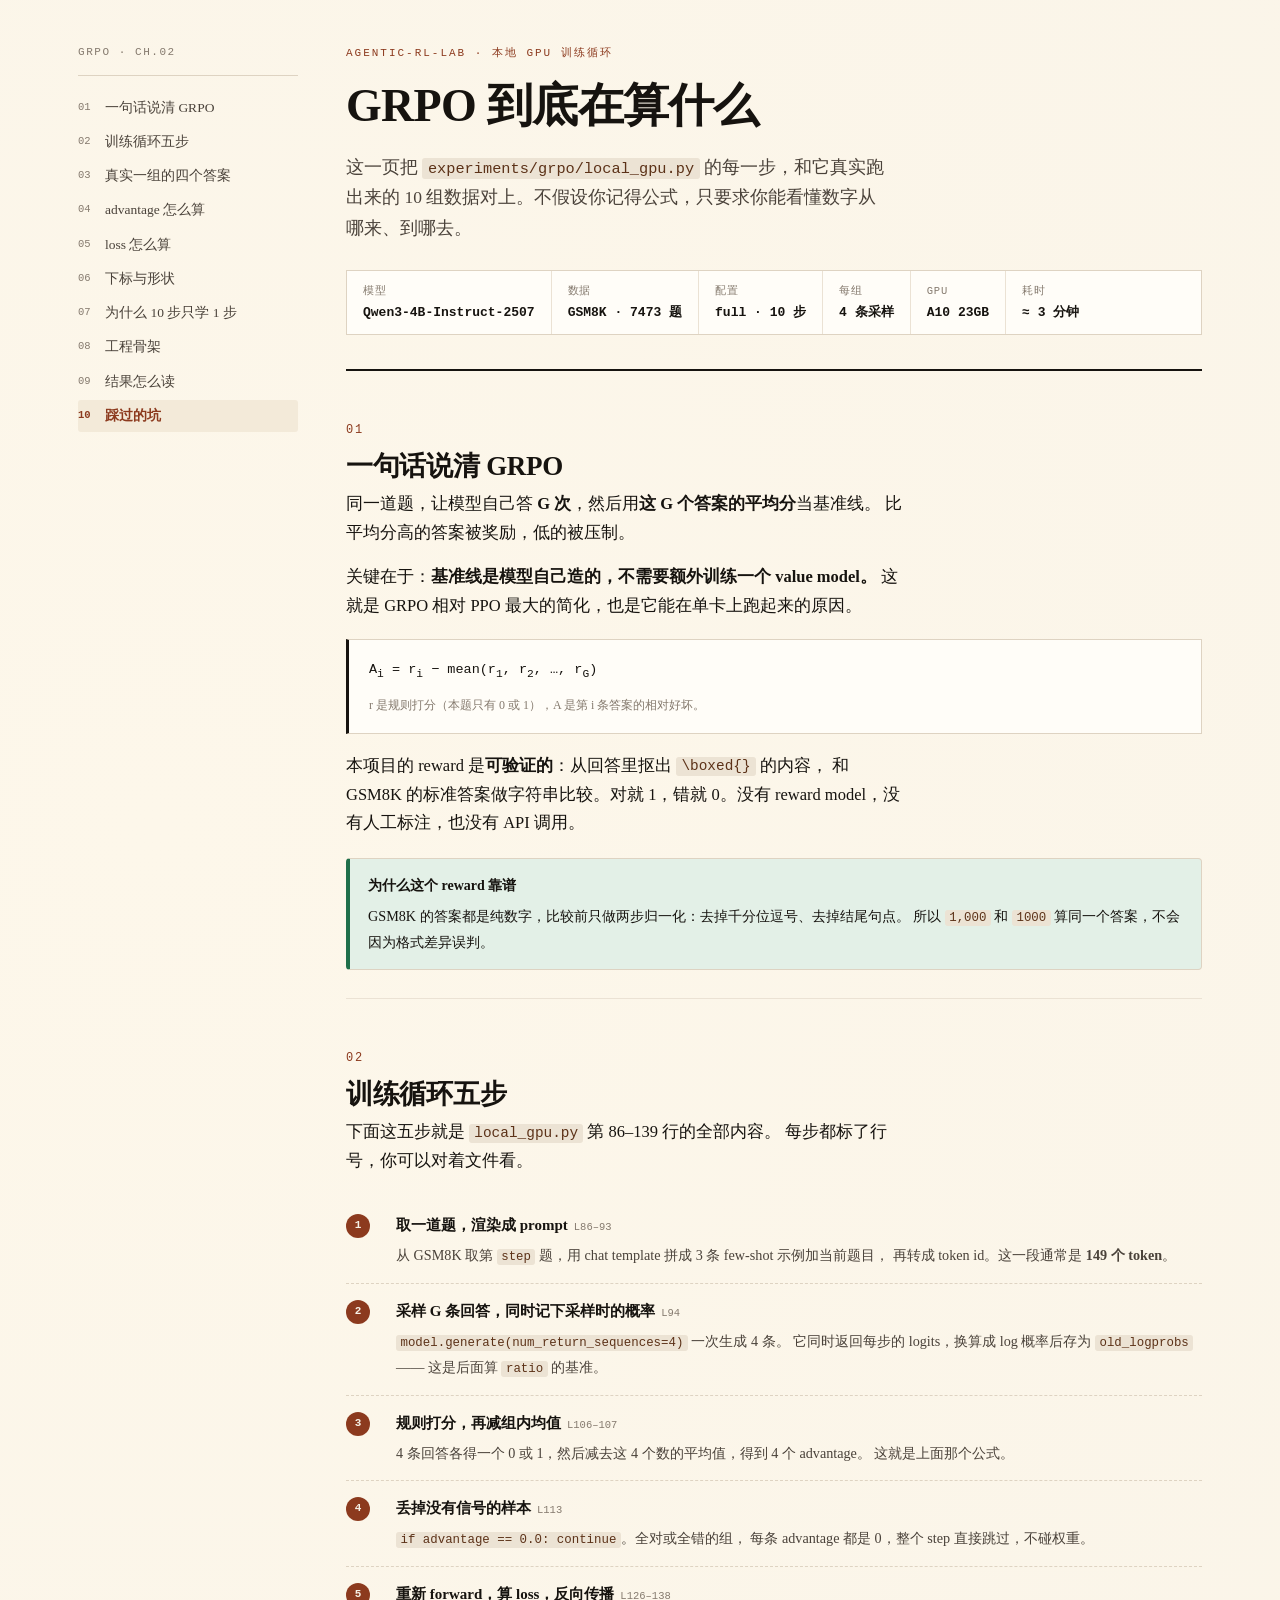
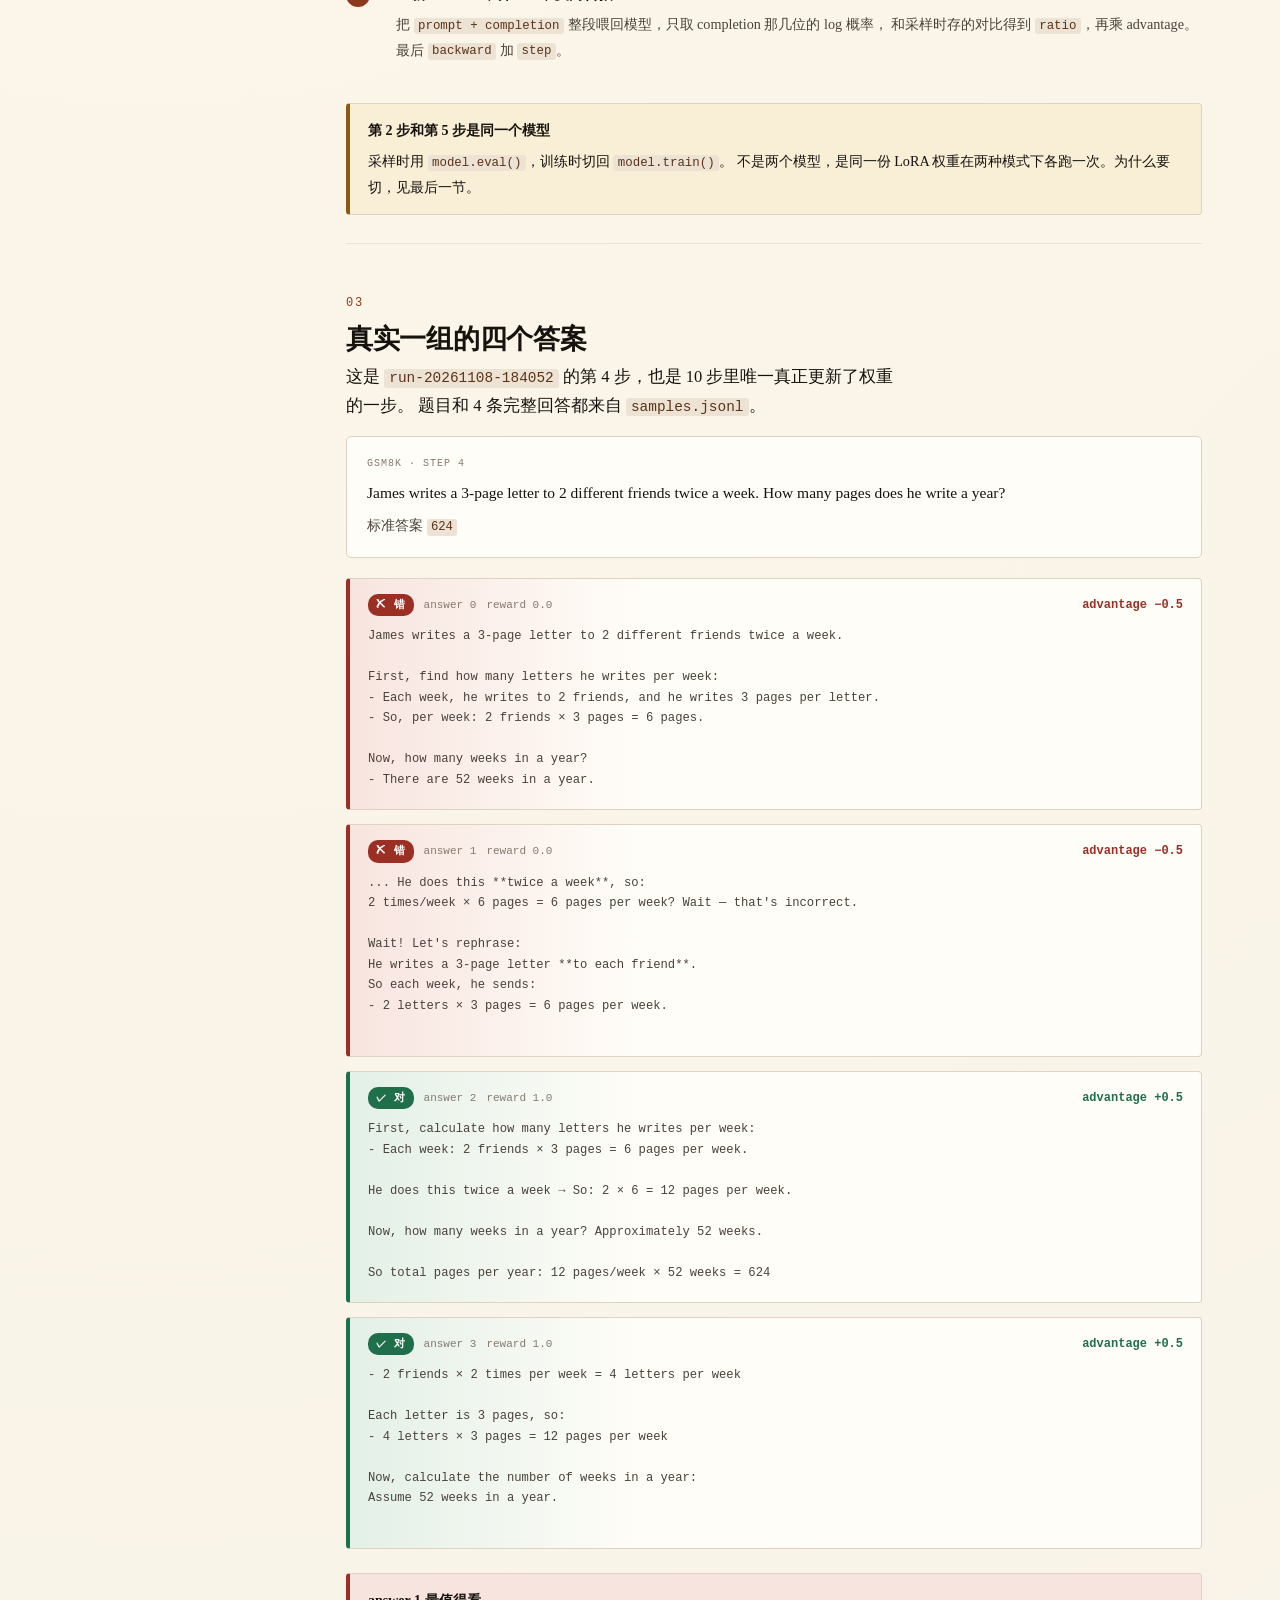
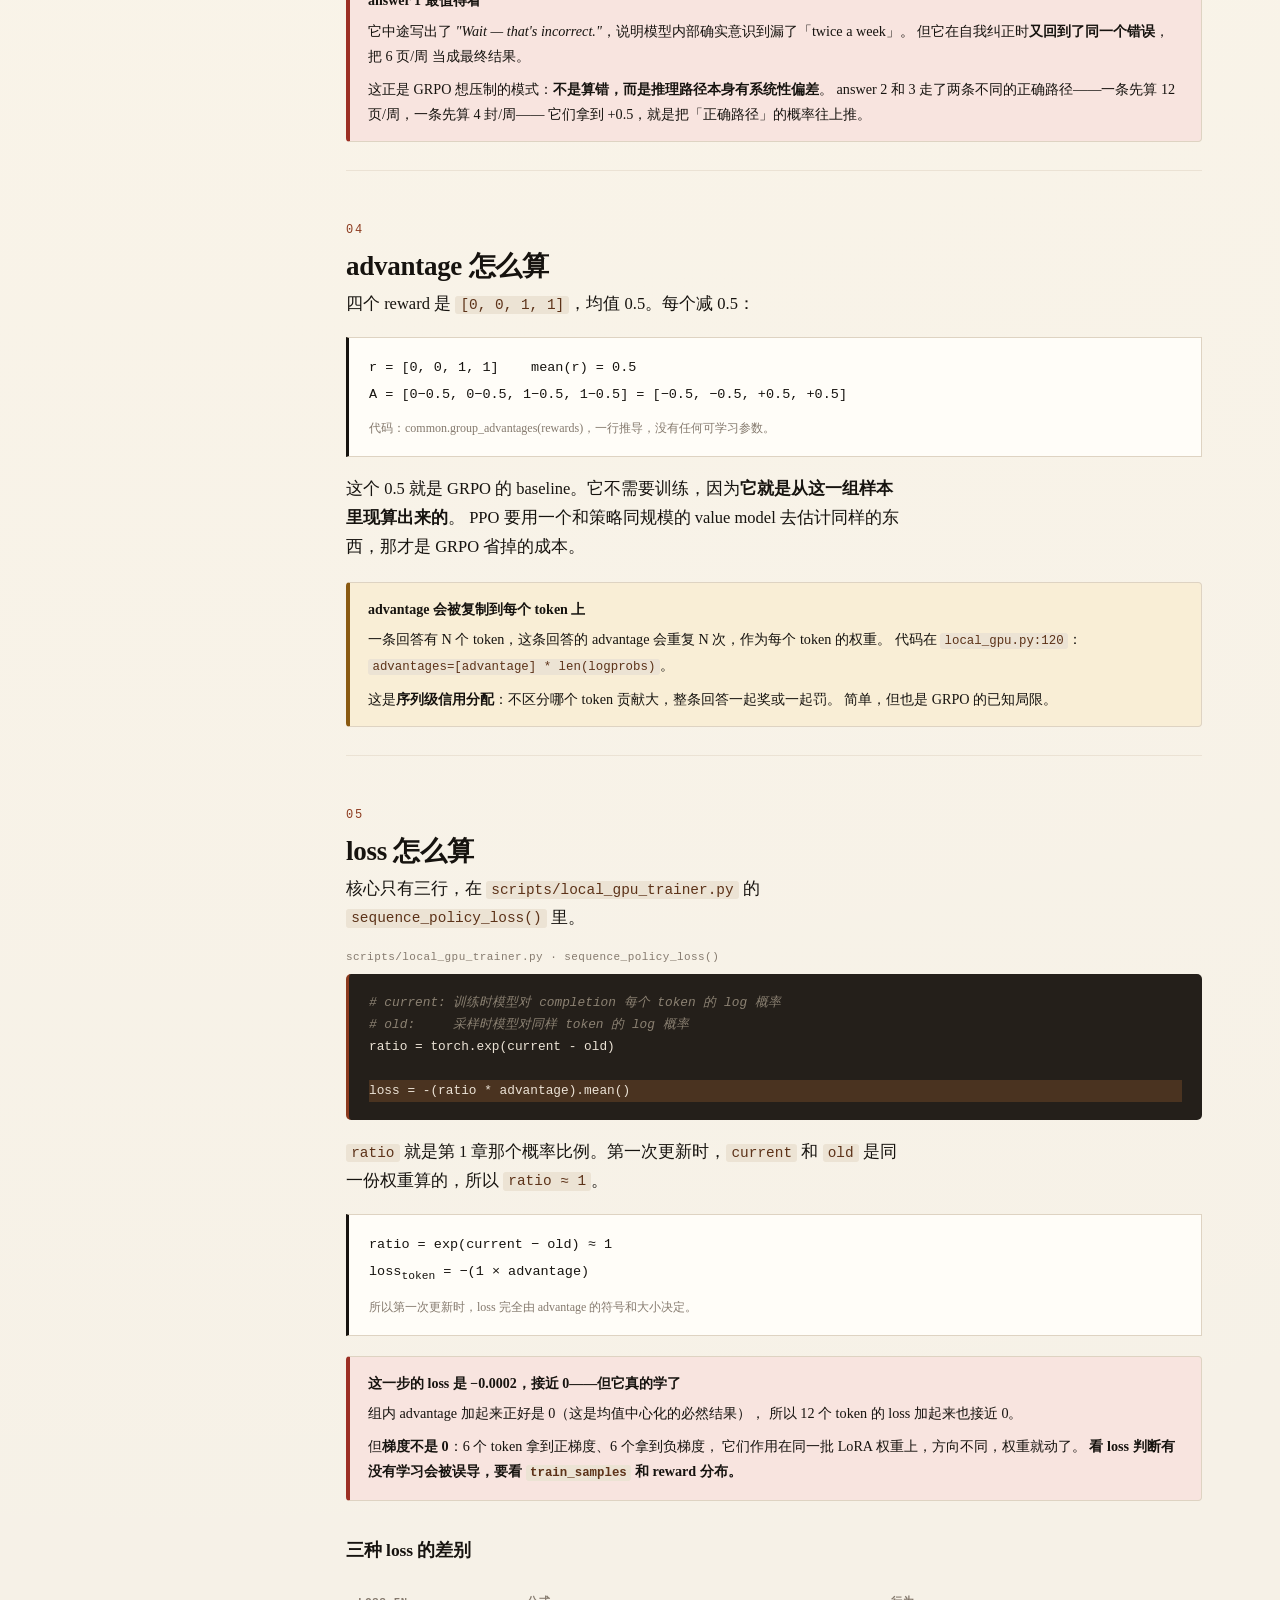
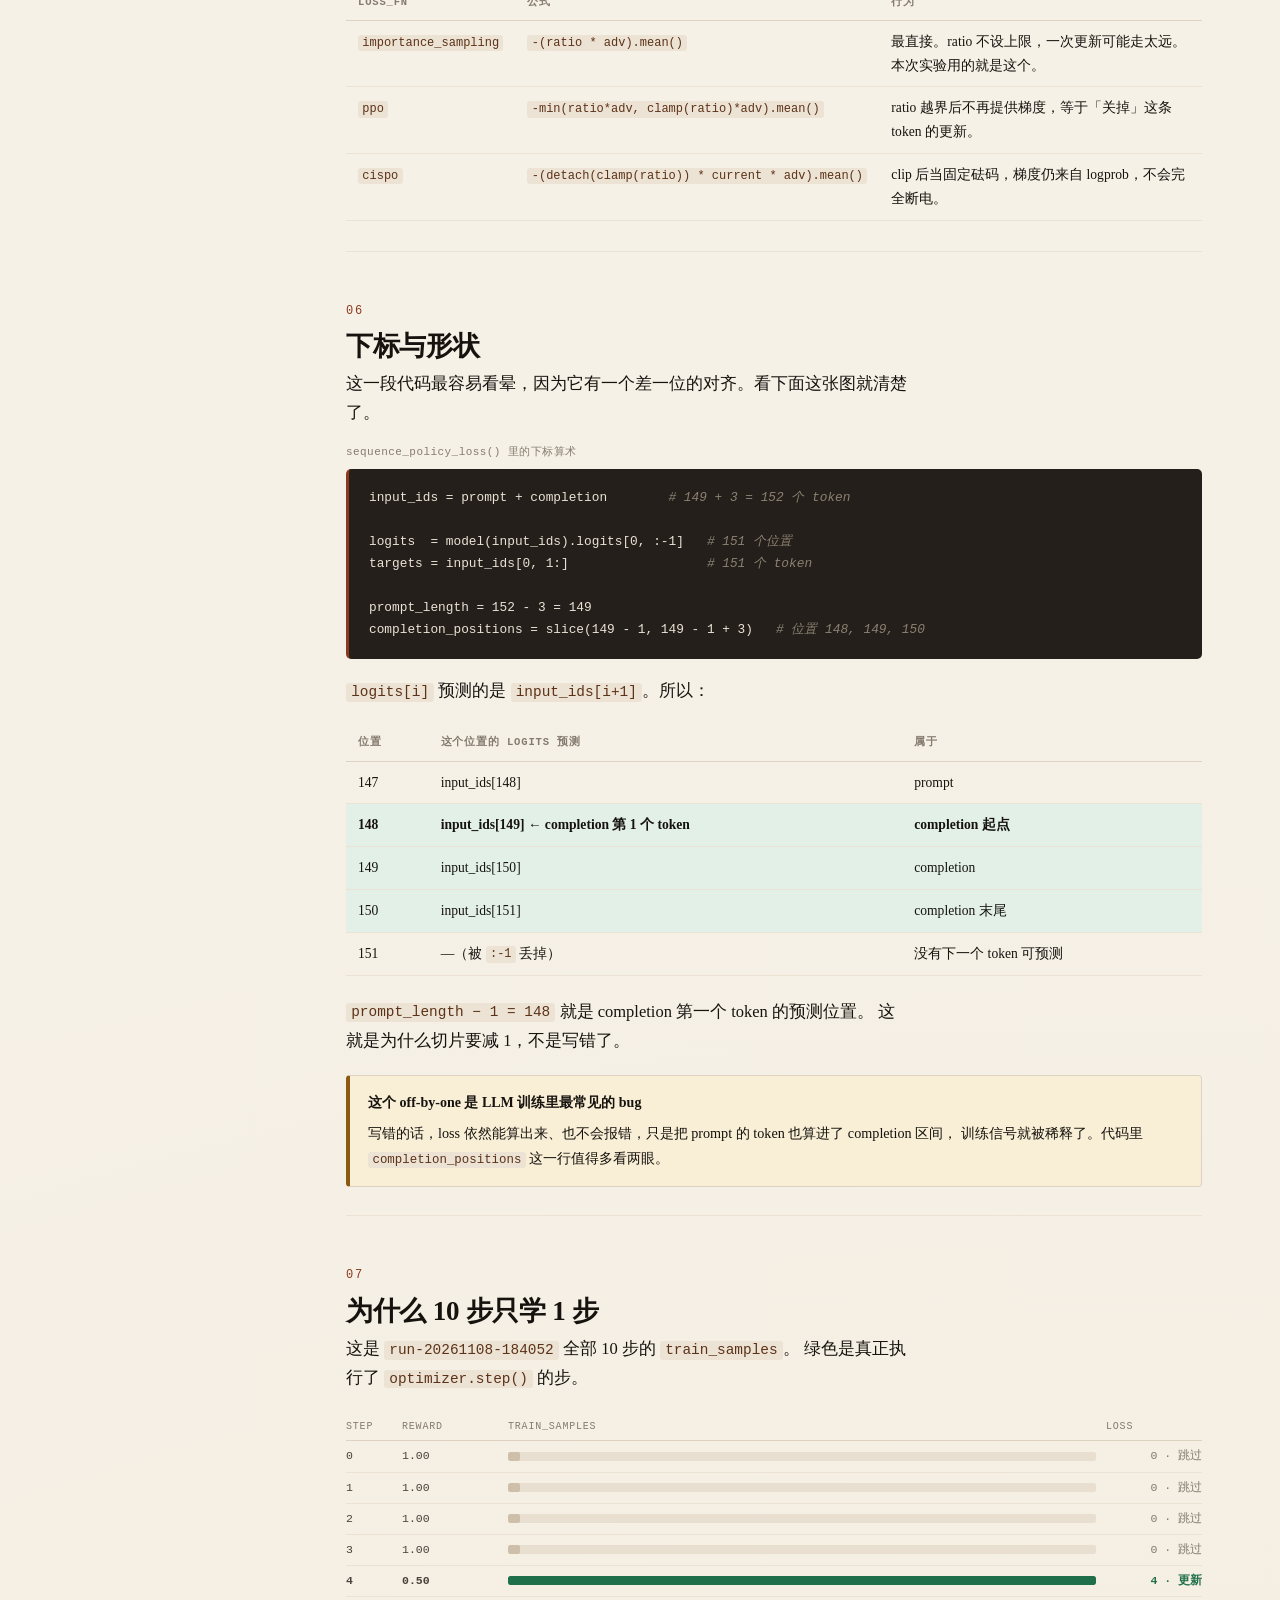
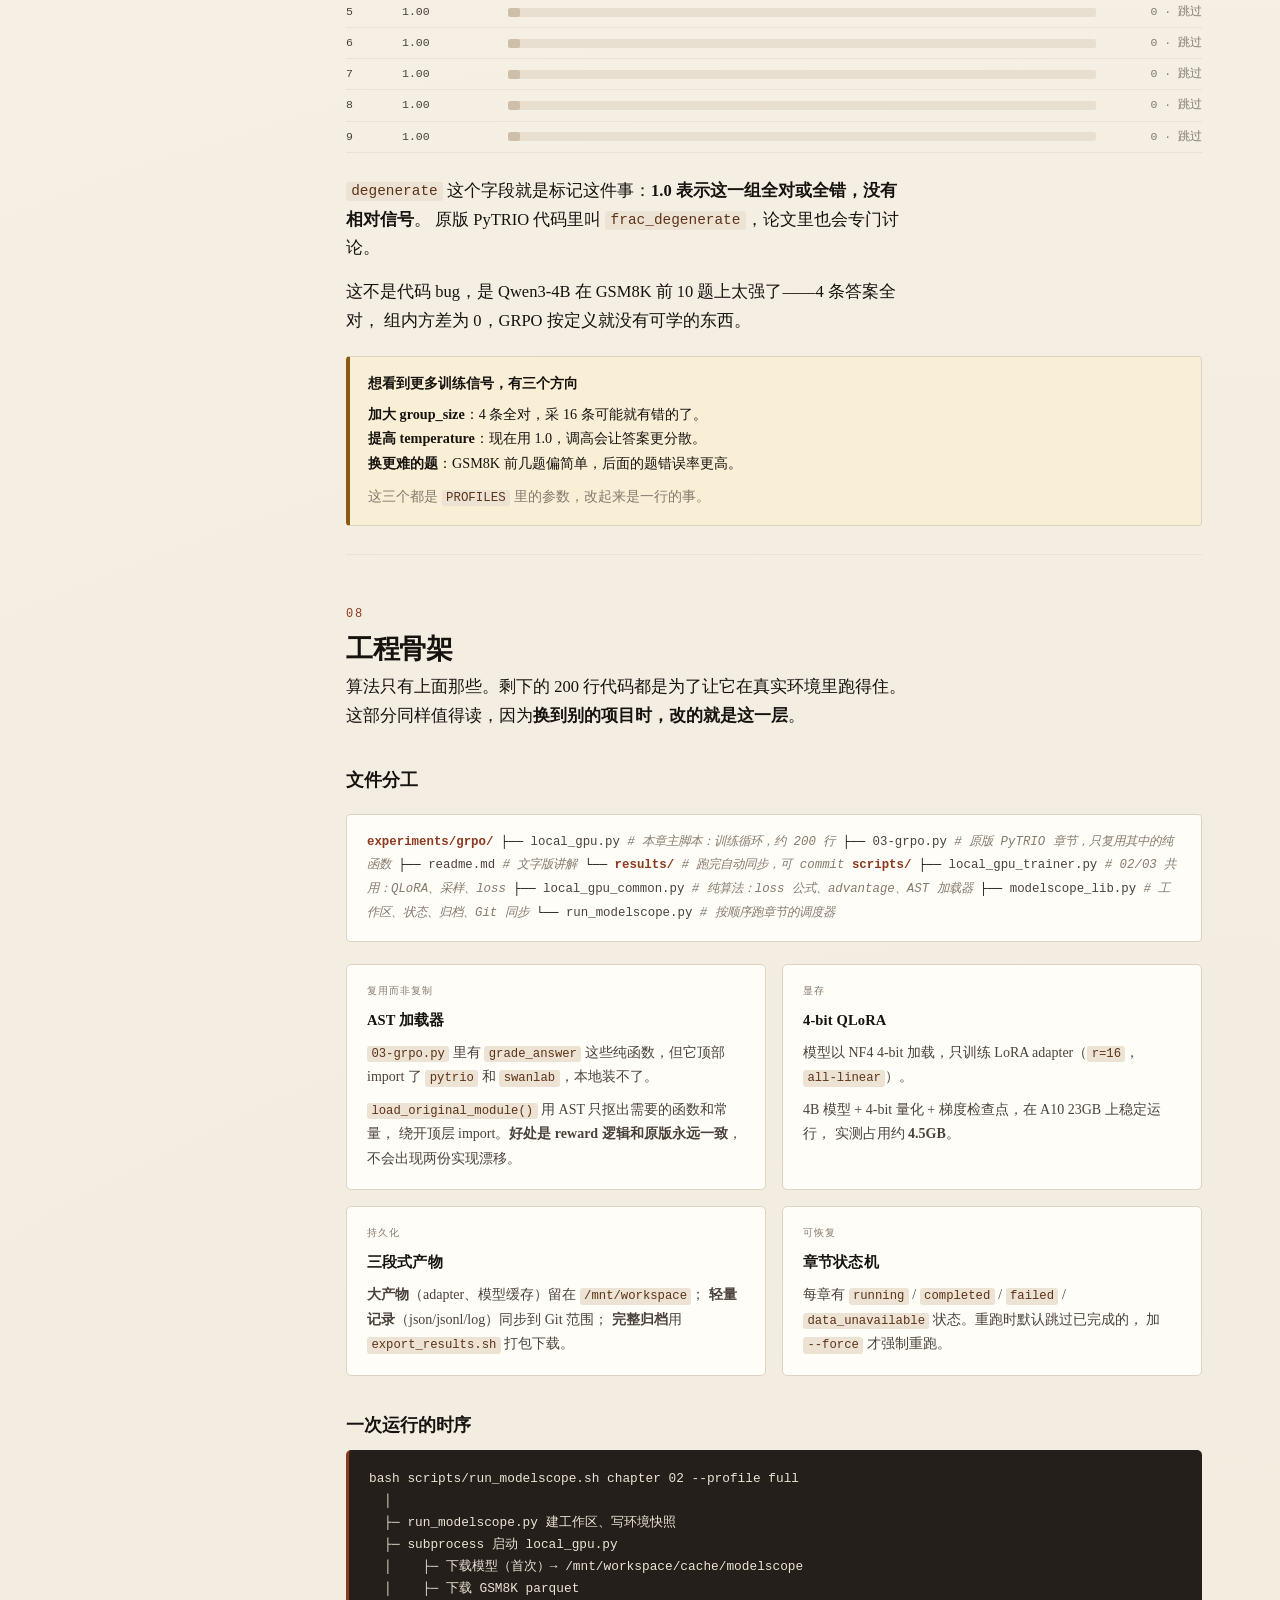
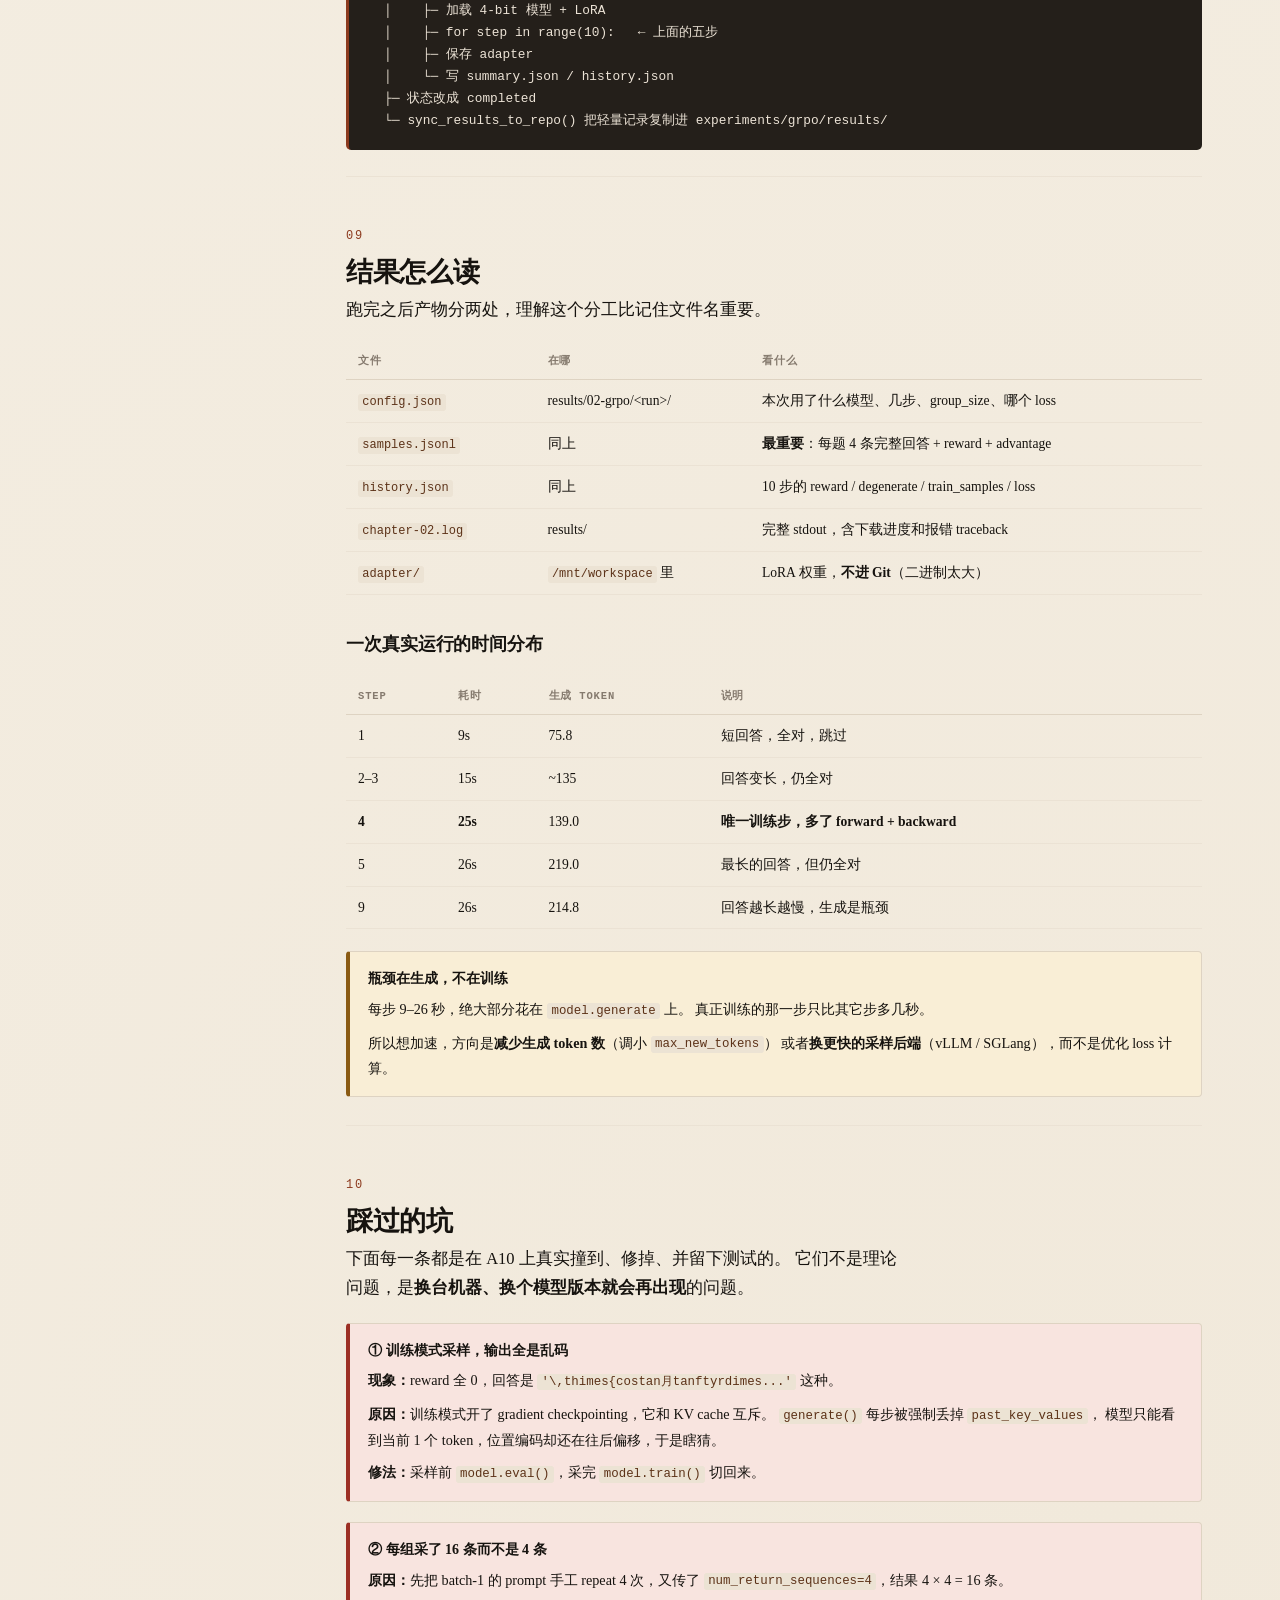
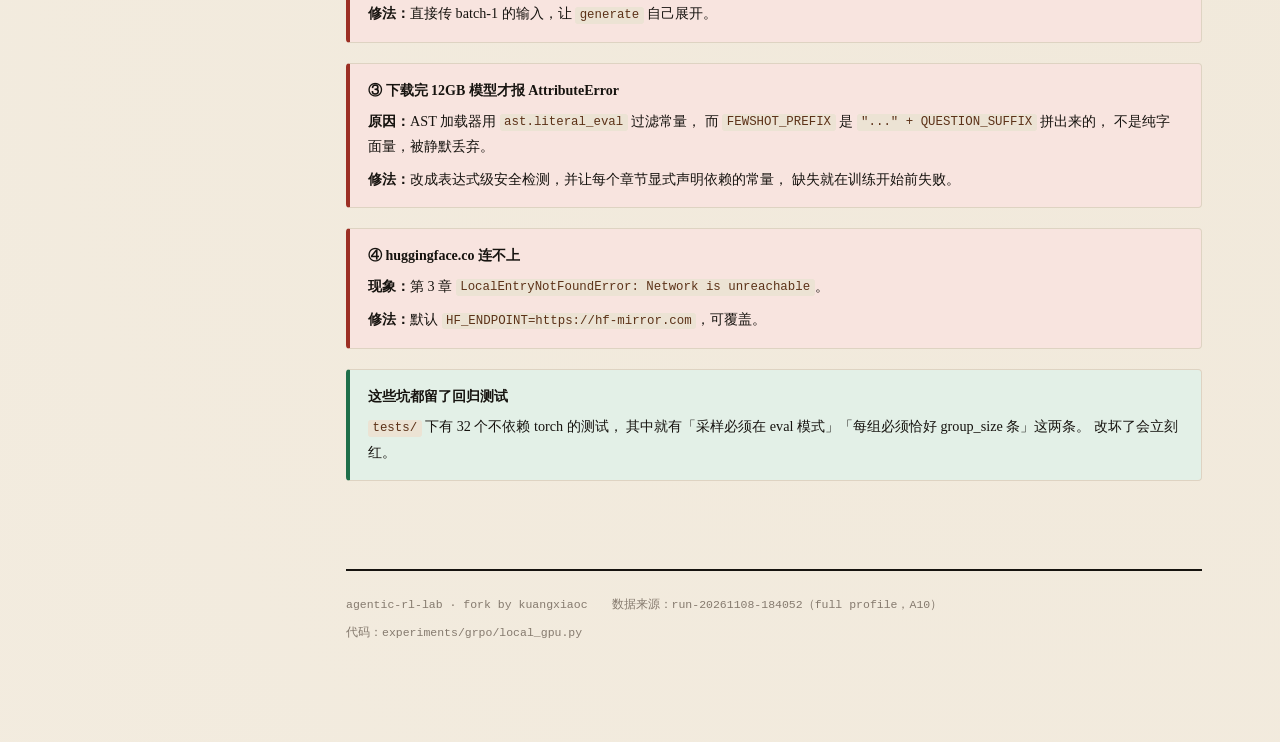
<file: experiments/grpo/grpo-explained.html>
<!doctype html>
<html lang="zh-CN">
<head>
<meta charset="utf-8">
<meta name="viewport" content="width=device-width, initial-scale=1">
<title>GRPO 全流程拆解 · agentic-rl-lab</title>
<style>
  :root {
    --ink: #16130f;
    --ink-soft: #4a423a;
    --ink-faint: #857a6e;
    --paper: #f6f1e7;
    --paper-2: #fffdf8;
    --rule: #ded3c2;
    --rule-soft: #ebe2d4;
    --good: #1f6f4a;
    --good-bg: #e3f0e7;
    --bad: #9c2f24;
    --bad-bg: #f8e4df;
    --warn: #8a5a12;
    --warn-bg: #f9eed6;
    --accent: #8c3a1e;
    --code-bg: #241f1a;
    --code-ink: #ece3d6;
    --mono: ui-monospace, "SF Mono", "Cascadia Mono", Menlo, Consolas, monospace;
    --serif: "Songti SC", "Source Han Serif SC", "Noto Serif SC", Georgia, serif;
  }

  * { box-sizing: border-box; }
  html { scroll-behavior: smooth; }

  body {
    margin: 0;
    background:
      radial-gradient(circle at 12% 8%, #fdf7ea 0%, transparent 42%),
      radial-gradient(circle at 88% 92%, #f1e9db 0%, transparent 46%),
      var(--paper);
    color: var(--ink);
    font-family: var(--serif);
    font-size: 16.5px;
    line-height: 1.75;
    -webkit-font-smoothing: antialiased;
  }

  .shell {
    max-width: 1180px;
    margin: 0 auto;
    padding: 0 28px 120px;
    display: grid;
    grid-template-columns: 220px minmax(0, 1fr);
    gap: 48px;
    align-items: start;
  }

  nav {
    position: sticky;
    top: 0;
    max-height: 100vh;
    overflow-y: auto;
    padding: 44px 0 40px;
    font-size: 13.5px;
    line-height: 1.5;
  }
  nav .brand {
    font-family: var(--mono);
    font-size: 11px;
    letter-spacing: .14em;
    text-transform: uppercase;
    color: var(--ink-faint);
    padding-bottom: 14px;
    border-bottom: 1px solid var(--rule);
    margin-bottom: 16px;
  }
  nav ol { list-style: none; margin: 0; padding: 0; counter-reset: s; }
  nav li { margin: 0 0 2px; counter-increment: s; }
  nav a {
    display: flex;
    gap: 9px;
    padding: 6px 8px 6px 0;
    color: var(--ink-soft);
    text-decoration: none;
    border-radius: 3px;
    transition: color .16s, background .16s;
  }
  nav a::before {
    content: counter(s, decimal-leading-zero);
    font-family: var(--mono);
    font-size: 10.5px;
    color: var(--ink-faint);
    padding-top: 2px;
    min-width: 18px;
  }
  nav a:hover { color: var(--accent); background: #efe6d6; }
  nav a.on { color: var(--accent); font-weight: 600; background: #f3ead9; }
  nav a.on::before { color: var(--accent); }

  header { padding: 44px 0 34px; border-bottom: 2px solid var(--ink); }
  .kicker {
    font-family: var(--mono);
    font-size: 11px;
    letter-spacing: .18em;
    text-transform: uppercase;
    color: var(--accent);
    margin-bottom: 16px;
  }
  h1 {
    font-size: clamp(30px, 4.2vw, 46px);
    line-height: 1.18;
    margin: 0 0 18px;
    font-weight: 700;
    letter-spacing: -.015em;
  }
  .lede { font-size: 17.5px; color: var(--ink-soft); margin: 0 0 26px; max-width: 62ch; }
  .facts {
    display: flex; flex-wrap: wrap; gap: 0;
    border: 1px solid var(--rule); background: var(--paper-2);
    font-family: var(--mono); font-size: 12px;
  }
  .facts div {
    padding: 10px 16px;
    border-right: 1px solid var(--rule-soft);
    color: var(--ink-soft);
  }
  .facts div:last-child { border-right: 0; }
  .facts b { display: block; color: var(--ink); font-weight: 600; font-size: 13px; }
  .facts span { color: var(--ink-faint); font-size: 10.5px; letter-spacing: .08em; text-transform: uppercase; }

  section { padding: 52px 0 8px; scroll-margin-top: 8px; }
  section + section { border-top: 1px solid var(--rule-soft); }
  h2 {
    font-size: 27px;
    line-height: 1.3;
    margin: 0 0 6px;
    font-weight: 700;
    letter-spacing: -.01em;
  }
  h2 .num {
    font-family: var(--mono);
    font-size: 12px;
    color: var(--accent);
    display: block;
    letter-spacing: .16em;
    margin-bottom: 10px;
    font-weight: 500;
  }
  h3 {
    font-size: 17.5px;
    margin: 34px 0 10px;
    font-weight: 700;
    letter-spacing: -.005em;
  }
  p { margin: 0 0 15px; max-width: 68ch; }
  .muted { color: var(--ink-faint); font-size: 14px; }
  strong { font-weight: 700; }
  code {
    font-family: var(--mono);
    font-size: .875em;
    background: #ece3d4;
    padding: .1em .36em;
    border-radius: 3px;
    color: #5c3218;
    white-space: nowrap;
  }

  pre {
    background: var(--code-bg);
    color: var(--code-ink);
    padding: 18px 20px;
    border-radius: 5px;
    overflow-x: auto;
    font-family: var(--mono);
    font-size: 12.8px;
    line-height: 1.72;
    margin: 0 0 18px;
    border-left: 3px solid var(--accent);
  }
  pre code { background: none; padding: 0; color: inherit; font-size: inherit; white-space: pre; }
  pre .c { color: #8b8172; font-style: italic; }
  pre .hi { background: #4a3320; display: inline-block; width: 100%; }
  .file {
    font-family: var(--mono);
    font-size: 11px;
    color: var(--ink-faint);
    letter-spacing: .04em;
    margin: 0 0 7px;
  }

  .grid2 { display: grid; grid-template-columns: repeat(auto-fit, minmax(280px, 1fr)); gap: 16px; margin: 18px 0 22px; }
  .card {
    background: var(--paper-2);
    border: 1px solid var(--rule);
    border-radius: 5px;
    padding: 18px 20px;
  }
  .card h4 { margin: 0 0 8px; font-size: 14.5px; font-weight: 700; letter-spacing: .01em; }
  .card p { font-size: 14px; margin: 0 0 8px; color: var(--ink-soft); max-width: none; }
  .card p:last-child { margin-bottom: 0; }
  .card .tag {
    font-family: var(--mono);
    font-size: 10px;
    letter-spacing: .1em;
    text-transform: uppercase;
    color: var(--ink-faint);
    display: block;
    margin-bottom: 7px;
  }

  .flow { margin: 22px 0 26px; }
  .step {
    display: grid;
    grid-template-columns: 34px minmax(0,1fr);
    gap: 16px;
    padding: 14px 0;
    border-bottom: 1px dashed var(--rule);
  }
  .step:last-child { border-bottom: 0; }
  .step .idx {
    font-family: var(--mono);
    font-size: 11px;
    color: var(--paper);
    background: var(--accent);
    border-radius: 50%;
    width: 24px; height: 24px;
    display: grid; place-items: center;
    margin-top: 2px;
    font-weight: 600;
  }
  .step h4 { margin: 0 0 5px; font-size: 15px; font-weight: 700; }
  .step p { margin: 0; font-size: 14.2px; color: var(--ink-soft); max-width: none; }
  .step .loc {
    font-family: var(--mono); font-size: 10.5px;
    color: var(--ink-faint); margin-left: 6px; font-weight: 400;
  }

  .bars { margin: 20px 0 24px; font-family: var(--mono); font-size: 11.5px; }
  .bar-row {
    display: grid;
    grid-template-columns: 46px 96px minmax(0,1fr) 96px;
    gap: 10px;
    align-items: center;
    padding: 5px 0;
    border-bottom: 1px solid var(--rule-soft);
  }
  .bar-row.head { color: var(--ink-faint); font-size: 10px; letter-spacing: .08em; text-transform: uppercase; border-bottom: 1px solid var(--rule); }
  .bar-row .lbl { color: var(--ink-soft); }
  .bar-track { height: 9px; background: #e9dfd0; border-radius: 2px; overflow: hidden; }
  .bar-fill { height: 100%; border-radius: 2px; }
  .bar-fill.train { background: var(--good); }
  .bar-fill.skip { background: #cdbfa9; }
  .bar-val { text-align: right; color: var(--ink-faint); }
  .bar-val.on { color: var(--good); font-weight: 600; }

  .answers { display: grid; gap: 14px; margin: 20px 0 24px; }
  .ans {
    background: var(--paper-2);
    border: 1px solid var(--rule);
    border-left: 4px solid var(--rule);
    border-radius: 4px;
    padding: 15px 18px;
  }
  .ans.wrong { border-left-color: var(--bad); background: linear-gradient(90deg, var(--bad-bg) 0%, var(--paper-2) 34%); }
  .ans.right { border-left-color: var(--good); background: linear-gradient(90deg, var(--good-bg) 0%, var(--paper-2) 34%); }
  .ans-head {
    display: flex; flex-wrap: wrap; gap: 10px; align-items: baseline;
    font-family: var(--mono); font-size: 11px;
    margin-bottom: 10px; color: var(--ink-faint);
  }
  .pill {
    font-family: var(--mono); font-size: 10.5px;
    padding: 2px 8px; border-radius: 10px; font-weight: 600;
    letter-spacing: .04em;
  }
  .pill.wrong { background: var(--bad); color: #fff; }
  .pill.right { background: var(--good); color: #fff; }
  .adv { margin-left: auto; font-size: 12px; font-weight: 600; }
  .adv.neg { color: var(--bad); }
  .adv.pos { color: var(--good); }
  .ans .body {
    font-family: var(--mono);
    font-size: 12.2px;
    line-height: 1.68;
    color: var(--ink-soft);
    white-space: pre-wrap;
    max-height: 168px;
    overflow-y: auto;
    padding-right: 6px;
  }
  .ans .body::-webkit-scrollbar { width: 6px; }
  .ans .body::-webkit-scrollbar-thumb { background: var(--rule); border-radius: 3px; }
  .boxed { color: var(--accent); font-weight: 700; }

  .table-wrap { overflow-x: auto; margin: 18px 0 22px; }
  table { border-collapse: collapse; width: 100%; font-size: 13.6px; }
  th, td { padding: 9px 12px; text-align: left; border-bottom: 1px solid var(--rule-soft); vertical-align: top; }
  th {
    font-family: var(--mono); font-size: 10.5px;
    letter-spacing: .08em; text-transform: uppercase;
    color: var(--ink-faint); border-bottom: 1px solid var(--rule);
    font-weight: 600; white-space: nowrap;
  }
  td code { font-size: 12px; }
  tbody tr:hover { background: #faf5eb; }

  .formula {
    background: var(--paper-2);
    border: 1px solid var(--rule);
    border-left: 3px solid var(--ink);
    padding: 16px 20px;
    margin: 18px 0;
    font-family: var(--mono);
    font-size: 13.5px;
    line-height: 2;
    overflow-x: auto;
  }
  .formula .eq { color: var(--ink); }
  .formula .note { color: var(--ink-faint); font-size: 12px; display: block; margin-top: 8px; font-family: var(--serif); }

  .callout {
    border: 1px solid var(--rule);
    border-left: 4px solid var(--warn);
    background: var(--warn-bg);
    padding: 15px 18px;
    border-radius: 4px;
    margin: 20px 0;
    font-size: 14.5px;
  }
  .callout.trap { border-left-color: var(--bad); background: var(--bad-bg); }
  .callout.ok { border-left-color: var(--good); background: var(--good-bg); }
  .callout b { display: block; margin-bottom: 5px; font-size: 14px; }
  .callout p { margin: 0 0 8px; font-size: 14.2px; max-width: none; }
  .callout p:last-child { margin-bottom: 0; }

  .tree {
    font-family: var(--mono); font-size: 12.4px; line-height: 1.9;
    background: var(--paper-2); border: 1px solid var(--rule);
    padding: 16px 20px; border-radius: 4px; overflow-x: auto;
    margin: 18px 0 22px;
  }
  .tree .d { color: var(--accent); font-weight: 600; }
  .tree .f { color: var(--ink-soft); }
  .tree .cm { color: var(--ink-faint); font-style: italic; }

  footer {
    margin-top: 60px; padding-top: 24px;
    border-top: 2px solid var(--ink);
    font-family: var(--mono); font-size: 11.5px;
    color: var(--ink-faint);
    display: flex; flex-wrap: wrap; gap: 8px 24px;
  }

  @media (max-width: 880px) {
    .shell { grid-template-columns: 1fr; gap: 0; padding: 0 18px 80px; }
    nav { position: static; max-height: none; padding: 22px 0 0; border-bottom: 1px solid var(--rule); }
    nav ol { display: flex; flex-wrap: wrap; gap: 2px 12px; }
    nav a { padding: 4px 0; }
    nav a::before { display: none; }
    header { padding-top: 26px; }
    .facts div { border-right: 0; width: 50%; }
    .bar-row { grid-template-columns: 40px 78px minmax(0,1fr) 66px; gap: 7px; }
  }
</style>
</head>
<body>
<div class="shell">

<nav>
  <div class="brand">GRPO · Ch.02</div>
  <ol>
    <li><a href="#idea">一句话说清 GRPO</a></li>
    <li><a href="#pipeline">训练循环五步</a></li>
    <li><a href="#case">真实一组的四个答案</a></li>
    <li><a href="#advantage">advantage 怎么算</a></li>
    <li><a href="#loss">loss 怎么算</a></li>
    <li><a href="#tensor">下标与形状</a></li>
    <li><a href="#degenerate">为什么 10 步只学 1 步</a></li>
    <li><a href="#engineering">工程骨架</a></li>
    <li><a href="#results">结果怎么读</a></li>
    <li><a href="#pitfalls">踩过的坑</a></li>
  </ol>
</nav>

<main>

<header>
  <div class="kicker">agentic-rl-lab · 本地 GPU 训练循环</div>
  <h1>GRPO 到底在算什么</h1>
  <p class="lede">
    这一页把 <code>experiments/grpo/local_gpu.py</code> 的每一步，和它真实跑出来的
    10 组数据对上。不假设你记得公式，只要求你能看懂数字从哪来、到哪去。
  </p>
  <div class="facts">
    <div><span>模型</span><b>Qwen3-4B-Instruct-2507</b></div>
    <div><span>数据</span><b>GSM8K · 7473 题</b></div>
    <div><span>配置</span><b>full · 10 步</b></div>
    <div><span>每组</span><b>4 条采样</b></div>
    <div><span>GPU</span><b>A10 23GB</b></div>
    <div><span>耗时</span><b>≈ 3 分钟</b></div>
  </div>
</header>

<section id="idea">
  <h2><span class="num">01</span>一句话说清 GRPO</h2>

  <p>
    同一道题，让模型自己答 <strong>G 次</strong>，然后用<strong>这 G 个答案的平均分</strong>当基准线。
    比平均分高的答案被奖励，低的被压制。
  </p>

  <p>
    关键在于：<strong>基准线是模型自己造的，不需要额外训练一个 value model。</strong>
    这就是 GRPO 相对 PPO 最大的简化，也是它能在单卡上跑起来的原因。
  </p>

  <div class="formula">
    <span class="eq">A<sub>i</sub> = r<sub>i</sub> − mean(r<sub>1</sub>, r<sub>2</sub>, …, r<sub>G</sub>)</span>
    <span class="note">r 是规则打分（本题只有 0 或 1），A 是第 i 条答案的相对好坏。</span>
  </div>

  <p>
    本项目的 reward 是<strong>可验证的</strong>：从回答里抠出 <code>\boxed{}</code> 的内容，
    和 GSM8K 的标准答案做字符串比较。对就 1，错就 0。没有 reward model，没有人工标注，也没有 API 调用。
  </p>

  <div class="callout ok">
    <b>为什么这个 reward 靠谱</b>
    <p>
      GSM8K 的答案都是纯数字，比较前只做两步归一化：去掉千分位逗号、去掉结尾句点。
      所以 <code>1,000</code> 和 <code>1000</code> 算同一个答案，不会因为格式差异误判。
    </p>
  </div>
</section>

<section id="pipeline">
  <h2><span class="num">02</span>训练循环五步</h2>

  <p>
    下面这五步就是 <code>local_gpu.py</code> 第 86–139 行的全部内容。
    每步都标了行号，你可以对着文件看。
  </p>

  <div class="flow">
    <div class="step">
      <div class="idx">1</div>
      <div>
        <h4>取一道题，渲染成 prompt<span class="loc">L86–93</span></h4>
        <p>
          从 GSM8K 取第 <code>step</code> 题，用 chat template 拼成 3 条 few-shot 示例加当前题目，
          再转成 token id。这一段通常是 <strong>149 个 token</strong>。
        </p>
      </div>
    </div>

    <div class="step">
      <div class="idx">2</div>
      <div>
        <h4>采样 G 条回答，同时记下采样时的概率<span class="loc">L94</span></h4>
        <p>
          <code>model.generate(num_return_sequences=4)</code> 一次生成 4 条。
          它同时返回每步的 logits，换算成 log 概率后存为 <code>old_logprobs</code>——
          这是后面算 <code>ratio</code> 的基准。
        </p>
      </div>
    </div>

    <div class="step">
      <div class="idx">3</div>
      <div>
        <h4>规则打分，再减组内均值<span class="loc">L106–107</span></h4>
        <p>
          4 条回答各得一个 0 或 1，然后减去这 4 个数的平均值，得到 4 个 advantage。
          这就是上面那个公式。
        </p>
      </div>
    </div>

    <div class="step">
      <div class="idx">4</div>
      <div>
        <h4>丢掉没有信号的样本<span class="loc">L113</span></h4>
        <p>
          <code>if advantage == 0.0: continue</code>。全对或全错的组，
          每条 advantage 都是 0，整个 step 直接跳过，不碰权重。
        </p>
      </div>
    </div>

    <div class="step">
      <div class="idx">5</div>
      <div>
        <h4>重新 forward，算 loss，反向传播<span class="loc">L126–138</span></h4>
        <p>
          把 <code>prompt + completion</code> 整段喂回模型，只取 completion 那几位的 log 概率，
          和采样时存的对比得到 <code>ratio</code>，再乘 advantage。最后 <code>backward</code> 加 <code>step</code>。
        </p>
      </div>
    </div>
  </div>

  <div class="callout">
    <b>第 2 步和第 5 步是同一个模型</b>
    <p>
      采样时用 <code>model.eval()</code>，训练时切回 <code>model.train()</code>。
      不是两个模型，是同一份 LoRA 权重在两种模式下各跑一次。为什么要切，见最后一节。
    </p>
  </div>
</section>

<section id="case">
  <h2><span class="num">03</span>真实一组的四个答案</h2>

  <p>
    这是 <code>run-20261108-184052</code> 的第 4 步，也是 10 步里唯一真正更新了权重的一步。
    题目和 4 条完整回答都来自 <code>samples.jsonl</code>。
  </p>

  <div class="card" style="margin-bottom:20px">
    <span class="tag">GSM8K · step 4</span>
    <p style="font-size:15.5px;color:var(--ink)">
      James writes a 3-page letter to 2 different friends twice a week.
      How many pages does he write a year?
    </p>
    <p class="muted" style="margin:0">标准答案 <code>624</code></p>
  </div>

  <div class="answers">
    <div class="ans wrong">
      <div class="ans-head">
        <span class="pill wrong">✗ 错</span>
        <span>answer 0</span>
        <span>reward 0.0</span>
        <span class="adv neg">advantage −0.5</span>
      </div>
      <div class="body">James writes a 3-page letter to 2 different friends twice a week.

First, find how many letters he writes per week:
- Each week, he writes to 2 friends, and he writes 3 pages per letter.
- So, per week: 2 friends × 3 pages = 6 pages.

Now, how many weeks in a year?
- There are 52 weeks in a year.

So, total pages per year:
- 6 pages/week × 52 weeks = 312 pages.

<span class="boxed">\boxed{312}</span></div>
    </div>

    <div class="ans wrong">
      <div class="ans-head">
        <span class="pill wrong">✗ 错</span>
        <span>answer 1</span>
        <span>reward 0.0</span>
        <span class="adv neg">advantage −0.5</span>
      </div>
      <div class="body">... He does this **twice a week**, so:
2 times/week × 6 pages = 6 pages per week? Wait — that's incorrect.

Wait! Let's rephrase:
He writes a 3-page letter **to each friend**.
So each week, he sends:
- 2 letters × 3 pages = 6 pages per week.

So total pages per year = 6 pages/week × 52 weeks = 312.

✅ Final answer: <span class="boxed">\boxed{312}</span></div>
    </div>

    <div class="ans right">
      <div class="ans-head">
        <span class="pill right">✓ 对</span>
        <span>answer 2</span>
        <span>reward 1.0</span>
        <span class="adv pos">advantage +0.5</span>
      </div>
      <div class="body">First, calculate how many letters he writes per week:
- Each week: 2 friends × 3 pages = 6 pages per week.

He does this twice a week → So: 2 × 6 = 12 pages per week.

Now, how many weeks in a year? Approximately 52 weeks.

So total pages per year: 12 pages/week × 52 weeks = 624

<span class="boxed">\boxed{624}</span></div>
    </div>

    <div class="ans right">
      <div class="ans-head">
        <span class="pill right">✓ 对</span>
        <span>answer 3</span>
        <span>reward 1.0</span>
        <span class="adv pos">advantage +0.5</span>
      </div>
      <div class="body">- 2 friends × 2 times per week = 4 letters per week

Each letter is 3 pages, so:
- 4 letters × 3 pages = 12 pages per week

Now, calculate the number of weeks in a year:
Assume 52 weeks in a year.

So total pages per year:
- 12 pages/week × 52 weeks = 624

<span class="boxed">\boxed{624}</span></div>
    </div>
  </div>

  <div class="callout trap">
    <b>answer 1 最值得看</b>
    <p>
      它中途写出了 <em>"Wait — that's incorrect."</em>，说明模型内部确实意识到漏了「twice a week」。
      但它在自我纠正时<strong>又回到了同一个错误</strong>，把 6 页/周 当成最终结果。
    </p>
    <p>
      这正是 GRPO 想压制的模式：<strong>不是算错，而是推理路径本身有系统性偏差</strong>。
      answer 2 和 3 走了两条不同的正确路径——一条先算 12 页/周，一条先算 4 封/周——
      它们拿到 +0.5，就是把「正确路径」的概率往上推。
    </p>
  </div>
</section>

<section id="advantage">
  <h2><span class="num">04</span>advantage 怎么算</h2>

  <p>
    四个 reward 是 <code>[0, 0, 1, 1]</code>，均值 0.5。每个减 0.5：
  </p>

  <div class="formula">
    <span class="eq">
r = [0, 0, 1, 1] &nbsp;&nbsp; mean(r) = 0.5<br>
A = [0−0.5, 0−0.5, 1−0.5, 1−0.5] = [−0.5, −0.5, +0.5, +0.5]
    </span>
    <span class="note">代码：common.group_advantages(rewards)，一行推导，没有任何可学习参数。</span>
  </div>

  <p>
    这个 0.5 就是 GRPO 的 baseline。它不需要训练，因为<strong>它就是从这一组样本里现算出来的</strong>。
    PPO 要用一个和策略同规模的 value model 去估计同样的东西，那才是 GRPO 省掉的成本。
  </p>

  <div class="callout">
    <b>advantage 会被复制到每个 token 上</b>
    <p>
      一条回答有 N 个 token，这条回答的 advantage 会重复 N 次，作为每个 token 的权重。
      代码在 <code>local_gpu.py:120</code>：<code>advantages=[advantage] * len(logprobs)</code>。
    </p>
    <p>
      这是<strong>序列级信用分配</strong>：不区分哪个 token 贡献大，整条回答一起奖或一起罚。
      简单，但也是 GRPO 的已知局限。
    </p>
  </div>
</section>

<section id="loss">
  <h2><span class="num">05</span>loss 怎么算</h2>

  <p>
    核心只有三行，在 <code>scripts/local_gpu_trainer.py</code> 的 <code>sequence_policy_loss()</code> 里。
  </p>

  <p class="file">scripts/local_gpu_trainer.py · sequence_policy_loss()</p>
  <pre><code><span class="c"># current: 训练时模型对 completion 每个 token 的 log 概率</span>
<span class="c"># old:     采样时模型对同样 token 的 log 概率</span>
ratio = torch.exp(current - old)

<span class="hi">loss = -(ratio * advantage).mean()</span></code></pre>

  <p>
    <code>ratio</code> 就是第 1 章那个概率比例。第一次更新时，<code>current</code> 和
    <code>old</code> 是同一份权重算的，所以 <code>ratio ≈ 1</code>。
  </p>

  <div class="formula">
    <span class="eq">
ratio = exp(current − old) ≈ 1<br>
loss<sub>token</sub> = −(1 × advantage)
    </span>
    <span class="note">所以第一次更新时，loss 完全由 advantage 的符号和大小决定。</span>
  </div>

  <div class="callout trap">
    <b>这一步的 loss 是 −0.0002，接近 0——但它真的学了</b>
    <p>
      组内 advantage 加起来正好是 0（这是均值中心化的必然结果），
      所以 12 个 token 的 loss 加起来也接近 0。
    </p>
    <p>
      但<strong>梯度不是 0</strong>：6 个 token 拿到正梯度、6 个拿到负梯度，
      它们作用在同一批 LoRA 权重上，方向不同，权重就动了。
      <strong>看 loss 判断有没有学习会被误导，要看 <code>train_samples</code> 和 reward 分布。</strong>
    </p>
  </div>

  <h3>三种 loss 的差别</h3>
  <div class="table-wrap">
    <table>
      <thead>
        <tr><th>loss_fn</th><th>公式</th><th>行为</th></tr>
      </thead>
      <tbody>
        <tr>
          <td><code>importance_sampling</code></td>
          <td><code>-(ratio * adv).mean()</code></td>
          <td>最直接。ratio 不设上限，一次更新可能走太远。本次实验用的就是这个。</td>
        </tr>
        <tr>
          <td><code>ppo</code></td>
          <td><code>-min(ratio*adv, clamp(ratio)*adv).mean()</code></td>
          <td>ratio 越界后不再提供梯度，等于「关掉」这条 token 的更新。</td>
        </tr>
        <tr>
          <td><code>cispo</code></td>
          <td><code>-(detach(clamp(ratio)) * current * adv).mean()</code></td>
          <td>clip 后当固定砝码，梯度仍来自 logprob，不会完全断电。</td>
        </tr>
      </tbody>
    </table>
  </div>
</section>

<section id="tensor">
  <h2><span class="num">06</span>下标与形状</h2>

  <p>
    这一段代码最容易看晕，因为它有一个差一位的对齐。看下面这张图就清楚了。
  </p>

  <p class="file">sequence_policy_loss() 里的下标算术</p>
  <pre><code>input_ids = prompt + completion        <span class="c"># 149 + 3 = 152 个 token</span>

logits  = model(input_ids).logits[0, :-1]   <span class="c"># 151 个位置</span>
targets = input_ids[0, 1:]                  <span class="c"># 151 个 token</span>

prompt_length = 152 - 3 = 149
completion_positions = slice(149 - 1, 149 - 1 + 3)   <span class="c"># 位置 148, 149, 150</span></code></pre>

  <p>
    <code>logits[i]</code> 预测的是 <code>input_ids[i+1]</code>。所以：
  </p>

  <div class="table-wrap">
    <table>
      <thead>
        <tr><th>位置</th><th>这个位置的 logits 预测</th><th>属于</th></tr>
      </thead>
      <tbody>
        <tr><td>147</td><td>input_ids[148]</td><td>prompt</td></tr>
        <tr style="background:var(--good-bg)"><td><strong>148</strong></td><td><strong>input_ids[149] ← completion 第 1 个 token</strong></td><td><strong>completion 起点</strong></td></tr>
        <tr style="background:var(--good-bg)"><td>149</td><td>input_ids[150]</td><td>completion</td></tr>
        <tr style="background:var(--good-bg)"><td>150</td><td>input_ids[151]</td><td>completion 末尾</td></tr>
        <tr><td>151</td><td>—（被 <code>:-1</code> 丢掉）</td><td>没有下一个 token 可预测</td></tr>
      </tbody>
    </table>
  </div>

  <p>
    <code>prompt_length − 1 = 148</code> 就是 completion 第一个 token 的预测位置。
    这就是为什么切片要减 1，不是写错了。
  </p>

  <div class="callout">
    <b>这个 off-by-one 是 LLM 训练里最常见的 bug</b>
    <p>
      写错的话，loss 依然能算出来、也不会报错，只是把 prompt 的 token 也算进了 completion 区间，
      训练信号就被稀释了。代码里 <code>completion_positions</code> 这一行值得多看两眼。
    </p>
  </div>
</section>

<section id="degenerate">
  <h2><span class="num">07</span>为什么 10 步只学 1 步</h2>

  <p>
    这是 <code>run-20261108-184052</code> 全部 10 步的 <code>train_samples</code>。
    绿色是真正执行了 <code>optimizer.step()</code> 的步。
  </p>

  <div class="bars">
    <div class="bar-row head">
      <span>step</span><span>reward</span><span>train_samples</span><span>loss</span>
    </div>
    <div class="bar-row">
      <span class="lbl">0</span><span class="lbl">1.00</span>
      <div class="bar-track"><div class="bar-fill skip" style="width:2%"></div></div>
      <span class="bar-val">0 · 跳过</span>
    </div>
    <div class="bar-row">
      <span class="lbl">1</span><span class="lbl">1.00</span>
      <div class="bar-track"><div class="bar-fill skip" style="width:2%"></div></div>
      <span class="bar-val">0 · 跳过</span>
    </div>
    <div class="bar-row">
      <span class="lbl">2</span><span class="lbl">1.00</span>
      <div class="bar-track"><div class="bar-fill skip" style="width:2%"></div></div>
      <span class="bar-val">0 · 跳过</span>
    </div>
    <div class="bar-row">
      <span class="lbl">3</span><span class="lbl">1.00</span>
      <div class="bar-track"><div class="bar-fill skip" style="width:2%"></div></div>
      <span class="bar-val">0 · 跳过</span>
    </div>
    <div class="bar-row">
      <span class="lbl"><strong>4</strong></span><span class="lbl"><strong>0.50</strong></span>
      <div class="bar-track"><div class="bar-fill train" style="width:100%"></div></div>
      <span class="bar-val on">4 · 更新</span>
    </div>
    <div class="bar-row">
      <span class="lbl">5</span><span class="lbl">1.00</span>
      <div class="bar-track"><div class="bar-fill skip" style="width:2%"></div></div>
      <span class="bar-val">0 · 跳过</span>
    </div>
    <div class="bar-row">
      <span class="lbl">6</span><span class="lbl">1.00</span>
      <div class="bar-track"><div class="bar-fill skip" style="width:2%"></div></div>
      <span class="bar-val">0 · 跳过</span>
    </div>
    <div class="bar-row">
      <span class="lbl">7</span><span class="lbl">1.00</span>
      <div class="bar-track"><div class="bar-fill skip" style="width:2%"></div></div>
      <span class="bar-val">0 · 跳过</span>
    </div>
    <div class="bar-row">
      <span class="lbl">8</span><span class="lbl">1.00</span>
      <div class="bar-track"><div class="bar-fill skip" style="width:2%"></div></div>
      <span class="bar-val">0 · 跳过</span>
    </div>
    <div class="bar-row">
      <span class="lbl">9</span><span class="lbl">1.00</span>
      <div class="bar-track"><div class="bar-fill skip" style="width:2%"></div></div>
      <span class="bar-val">0 · 跳过</span>
    </div>
  </div>

  <p>
    <code>degenerate</code> 这个字段就是标记这件事：<strong>1.0 表示这一组全对或全错，没有相对信号</strong>。
    原版 PyTRIO 代码里叫 <code>frac_degenerate</code>，论文里也会专门讨论。
  </p>

  <p>
    这不是代码 bug，是 Qwen3-4B 在 GSM8K 前 10 题上太强了——4 条答案全对，
    组内方差为 0，GRPO 按定义就没有可学的东西。
  </p>

  <div class="callout">
    <b>想看到更多训练信号，有三个方向</b>
    <p>
      <strong>加大 group_size</strong>：4 条全对，采 16 条可能就有错的了。<br>
      <strong>提高 temperature</strong>：现在用 1.0，调高会让答案更分散。<br>
      <strong>换更难的题</strong>：GSM8K 前几题偏简单，后面的题错误率更高。
    </p>
    <p class="muted" style="margin-top:8px">
      这三个都是 <code>PROFILES</code> 里的参数，改起来是一行的事。
    </p>
  </div>
</section>

<section id="engineering">
  <h2><span class="num">08</span>工程骨架</h2>

  <p>
    算法只有上面那些。剩下的 200 行代码都是为了让它在真实环境里跑得住。
    这部分同样值得读，因为<strong>换到别的项目时，改的就是这一层</strong>。
  </p>

  <h3>文件分工</h3>
  <div class="tree">
<span class="d">experiments/grpo/</span>
├── <span class="f">local_gpu.py</span>        <span class="cm"># 本章主脚本：训练循环，约 200 行</span>
├── <span class="f">03-grpo.py</span>          <span class="cm"># 原版 PyTRIO 章节，只复用其中的纯函数</span>
├── <span class="f">readme.md</span>           <span class="cm"># 文字版讲解</span>
└── <span class="d">results/</span>            <span class="cm"># 跑完自动同步，可 commit</span>

<span class="d">scripts/</span>
├── <span class="f">local_gpu_trainer.py</span> <span class="cm"># 02/03 共用：QLoRA、采样、loss</span>
├── <span class="f">local_gpu_common.py</span>  <span class="cm"># 纯算法：loss 公式、advantage、AST 加载器</span>
├── <span class="f">modelscope_lib.py</span>    <span class="cm"># 工作区、状态、归档、Git 同步</span>
└── <span class="f">run_modelscope.py</span>    <span class="cm"># 按顺序跑章节的调度器</span>
  </div>

  <div class="grid2">
    <div class="card">
      <span class="tag">复用而非复制</span>
      <h4>AST 加载器</h4>
      <p>
        <code>03-grpo.py</code> 里有 <code>grade_answer</code> 这些纯函数，但它顶部 import 了
        <code>pytrio</code> 和 <code>swanlab</code>，本地装不了。
      </p>
      <p>
        <code>load_original_module()</code> 用 AST 只抠出需要的函数和常量，
        绕开顶层 import。<strong>好处是 reward 逻辑和原版永远一致</strong>，不会出现两份实现漂移。
      </p>
    </div>

    <div class="card">
      <span class="tag">显存</span>
      <h4>4-bit QLoRA</h4>
      <p>
        模型以 NF4 4-bit 加载，只训练 LoRA adapter（<code>r=16</code>，<code>all-linear</code>）。
      </p>
      <p>
        4B 模型 + 4-bit 量化 + 梯度检查点，在 A10 23GB 上稳定运行，
        实测占用约 <strong>4.5GB</strong>。
      </p>
    </div>

    <div class="card">
      <span class="tag">持久化</span>
      <h4>三段式产物</h4>
      <p>
        <strong>大产物</strong>（adapter、模型缓存）留在 <code>/mnt/workspace</code>；
        <strong>轻量记录</strong>（json/jsonl/log）同步到 Git 范围；
        <strong>完整归档</strong>用 <code>export_results.sh</code> 打包下载。
      </p>
    </div>

    <div class="card">
      <span class="tag">可恢复</span>
      <h4>章节状态机</h4>
      <p>
        每章有 <code>running</code> / <code>completed</code> / <code>failed</code> /
        <code>data_unavailable</code> 状态。重跑时默认跳过已完成的，
        加 <code>--force</code> 才强制重跑。
      </p>
    </div>
  </div>

  <h3>一次运行的时序</h3>
  <pre><code>bash scripts/run_modelscope.sh chapter 02 --profile full
  │
  ├─ run_modelscope.py 建工作区、写环境快照
  ├─ subprocess 启动 local_gpu.py
  │    ├─ 下载模型（首次）→ /mnt/workspace/cache/modelscope
  │    ├─ 下载 GSM8K parquet
  │    ├─ 加载 4-bit 模型 + LoRA
  │    ├─ for step in range(10):   ← 上面的五步
  │    ├─ 保存 adapter
  │    └─ 写 summary.json / history.json
  ├─ 状态改成 completed
  └─ sync_results_to_repo() 把轻量记录复制进 experiments/grpo/results/</code></pre>
</section>

<section id="results">
  <h2><span class="num">09</span>结果怎么读</h2>

  <p>
    跑完之后产物分两处，理解这个分工比记住文件名重要。
  </p>

  <div class="table-wrap">
    <table>
      <thead>
        <tr><th>文件</th><th>在哪</th><th>看什么</th></tr>
      </thead>
      <tbody>
        <tr>
          <td><code>config.json</code></td>
          <td>results/02-grpo/&lt;run&gt;/</td>
          <td>本次用了什么模型、几步、group_size、哪个 loss</td>
        </tr>
        <tr>
          <td><code>samples.jsonl</code></td>
          <td>同上</td>
          <td><strong>最重要</strong>：每题 4 条完整回答 + reward + advantage</td>
        </tr>
        <tr>
          <td><code>history.json</code></td>
          <td>同上</td>
          <td>10 步的 reward / degenerate / train_samples / loss</td>
        </tr>
        <tr>
          <td><code>chapter-02.log</code></td>
          <td>results/</td>
          <td>完整 stdout，含下载进度和报错 traceback</td>
        </tr>
        <tr>
          <td><code>adapter/</code></td>
          <td><code>/mnt/workspace</code> 里</td>
          <td>LoRA 权重，<strong>不进 Git</strong>（二进制太大）</td>
        </tr>
      </tbody>
    </table>
  </div>

  <h3>一次真实运行的时间分布</h3>
  <div class="table-wrap">
    <table>
      <thead><tr><th>step</th><th>耗时</th><th>生成 token</th><th>说明</th></tr></thead>
      <tbody>
        <tr><td>1</td><td>9s</td><td>75.8</td><td>短回答，全对，跳过</td></tr>
        <tr><td>2–3</td><td>15s</td><td>~135</td><td>回答变长，仍全对</td></tr>
        <tr><td><strong>4</strong></td><td><strong>25s</strong></td><td>139.0</td><td><strong>唯一训练步，多了 forward + backward</strong></td></tr>
        <tr><td>5</td><td>26s</td><td>219.0</td><td>最长的回答，但仍全对</td></tr>
        <tr><td>9</td><td>26s</td><td>214.8</td><td>回答越长越慢，生成是瓶颈</td></tr>
      </tbody>
    </table>
  </div>

  <div class="callout">
    <b>瓶颈在生成，不在训练</b>
    <p>
      每步 9–26 秒，绝大部分花在 <code>model.generate</code> 上。
      真正训练的那一步只比其它步多几秒。
    </p>
    <p>
      所以想加速，方向是<strong>减少生成 token 数</strong>（调小 <code>max_new_tokens</code>）
      或者<strong>换更快的采样后端</strong>（vLLM / SGLang），而不是优化 loss 计算。
    </p>
  </div>
</section>

<section id="pitfalls">
  <h2><span class="num">10</span>踩过的坑</h2>

  <p>
    下面每一条都是在 A10 上真实撞到、修掉、并留下测试的。
    它们不是理论问题，是<strong>换台机器、换个模型版本就会再出现</strong>的问题。
  </p>

  <div class="callout trap">
    <b>① 训练模式采样，输出全是乱码</b>
    <p>
      <strong>现象：</strong>reward 全 0，回答是 <code>'\,thimes{costan月tanftyrdimes...'</code> 这种。
    </p>
    <p>
      <strong>原因：</strong>训练模式开了 gradient checkpointing，它和 KV cache 互斥。
      <code>generate()</code> 每步被强制丢掉 <code>past_key_values</code>，
      模型只能看到当前 1 个 token，位置编码却还在往后偏移，于是瞎猜。
    </p>
    <p>
      <strong>修法：</strong>采样前 <code>model.eval()</code>，采完 <code>model.train()</code> 切回来。
    </p>
  </div>

  <div class="callout trap">
    <b>② 每组采了 16 条而不是 4 条</b>
    <p>
      <strong>原因：</strong>先把 batch-1 的 prompt 手工 repeat 4 次，又传了
      <code>num_return_sequences=4</code>，结果 4 × 4 = 16 条。
    </p>
    <p>
      <strong>修法：</strong>直接传 batch-1 的输入，让 <code>generate</code> 自己展开。
    </p>
  </div>

  <div class="callout trap">
    <b>③ 下载完 12GB 模型才报 AttributeError</b>
    <p>
      <strong>原因：</strong>AST 加载器用 <code>ast.literal_eval</code> 过滤常量，
      而 <code>FEWSHOT_PREFIX</code> 是 <code>"..." + QUESTION_SUFFIX</code> 拼出来的，
      不是纯字面量，被静默丢弃。
    </p>
    <p>
      <strong>修法：</strong>改成表达式级安全检测，并让每个章节显式声明依赖的常量，
      缺失就在训练开始前失败。
    </p>
  </div>

  <div class="callout trap">
    <b>④ huggingface.co 连不上</b>
    <p>
      <strong>现象：</strong>第 3 章 <code>LocalEntryNotFoundError: Network is unreachable</code>。
    </p>
    <p>
      <strong>修法：</strong>默认 <code>HF_ENDPOINT=https://hf-mirror.com</code>，可覆盖。
    </p>
  </div>

  <div class="callout ok">
    <b>这些坑都留了回归测试</b>
    <p>
      <code>tests/</code> 下有 32 个不依赖 torch 的测试，
      其中就有「采样必须在 eval 模式」「每组必须恰好 group_size 条」这两条。
      改坏了会立刻红。
    </p>
  </div>
</section>

<footer>
  <span>agentic-rl-lab · fork by kuangxiaoc</span>
  <span>数据来源：run-20261108-184052（full profile，A10）</span>
  <span>代码：experiments/grpo/local_gpu.py</span>
</footer>

</main>
</div>

<script>
  const links = [...document.querySelectorAll('nav a')];
  const sections = links.map(a => document.querySelector(a.getAttribute('href')));

  const spy = new IntersectionObserver(entries => {
    entries.forEach(entry => {
      if (!entry.isIntersecting) return;
      const i = sections.indexOf(entry.target);
      if (i < 0) return;
      links.forEach(l => l.classList.remove('on'));
      links[i].classList.add('on');
    });
  }, { rootMargin: '-10% 0px -70% 0px', threshold: 0 });

  sections.forEach(s => s && spy.observe(s));
</script>
</body>
</html>
</file>
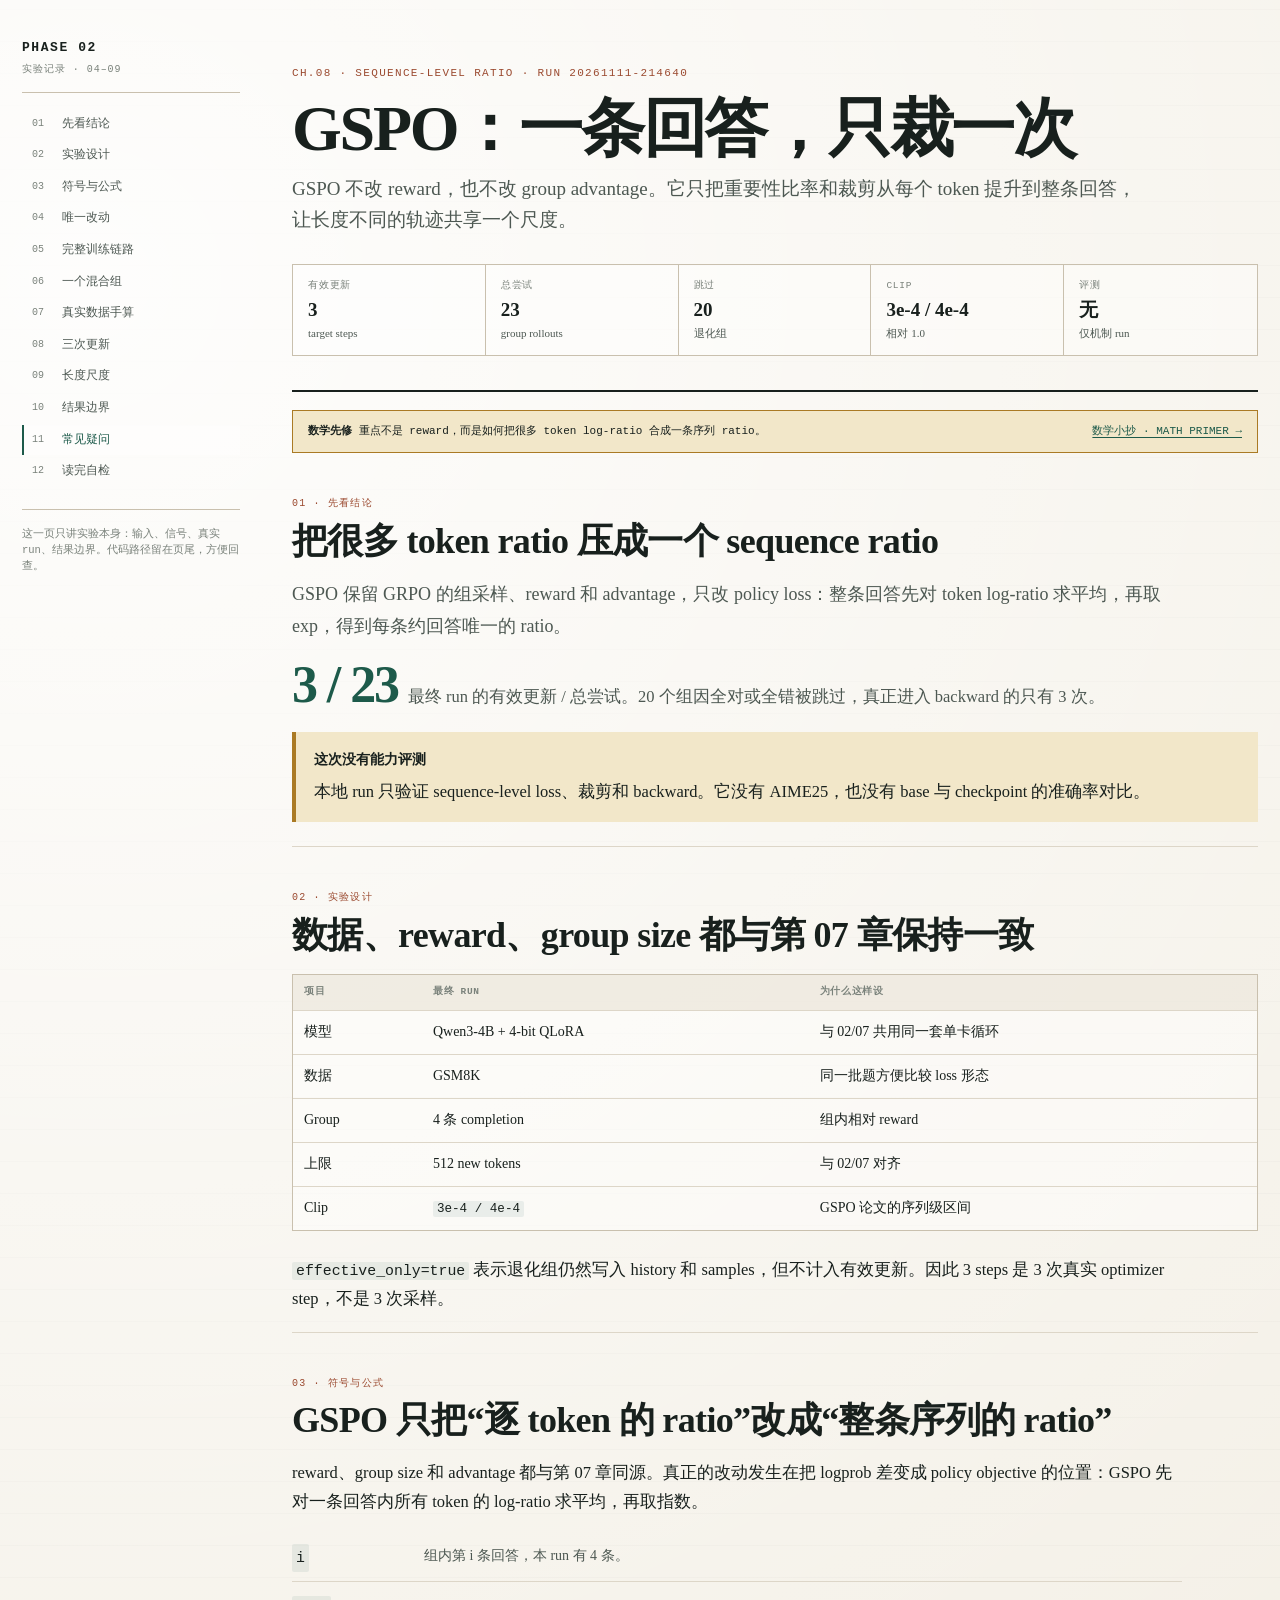
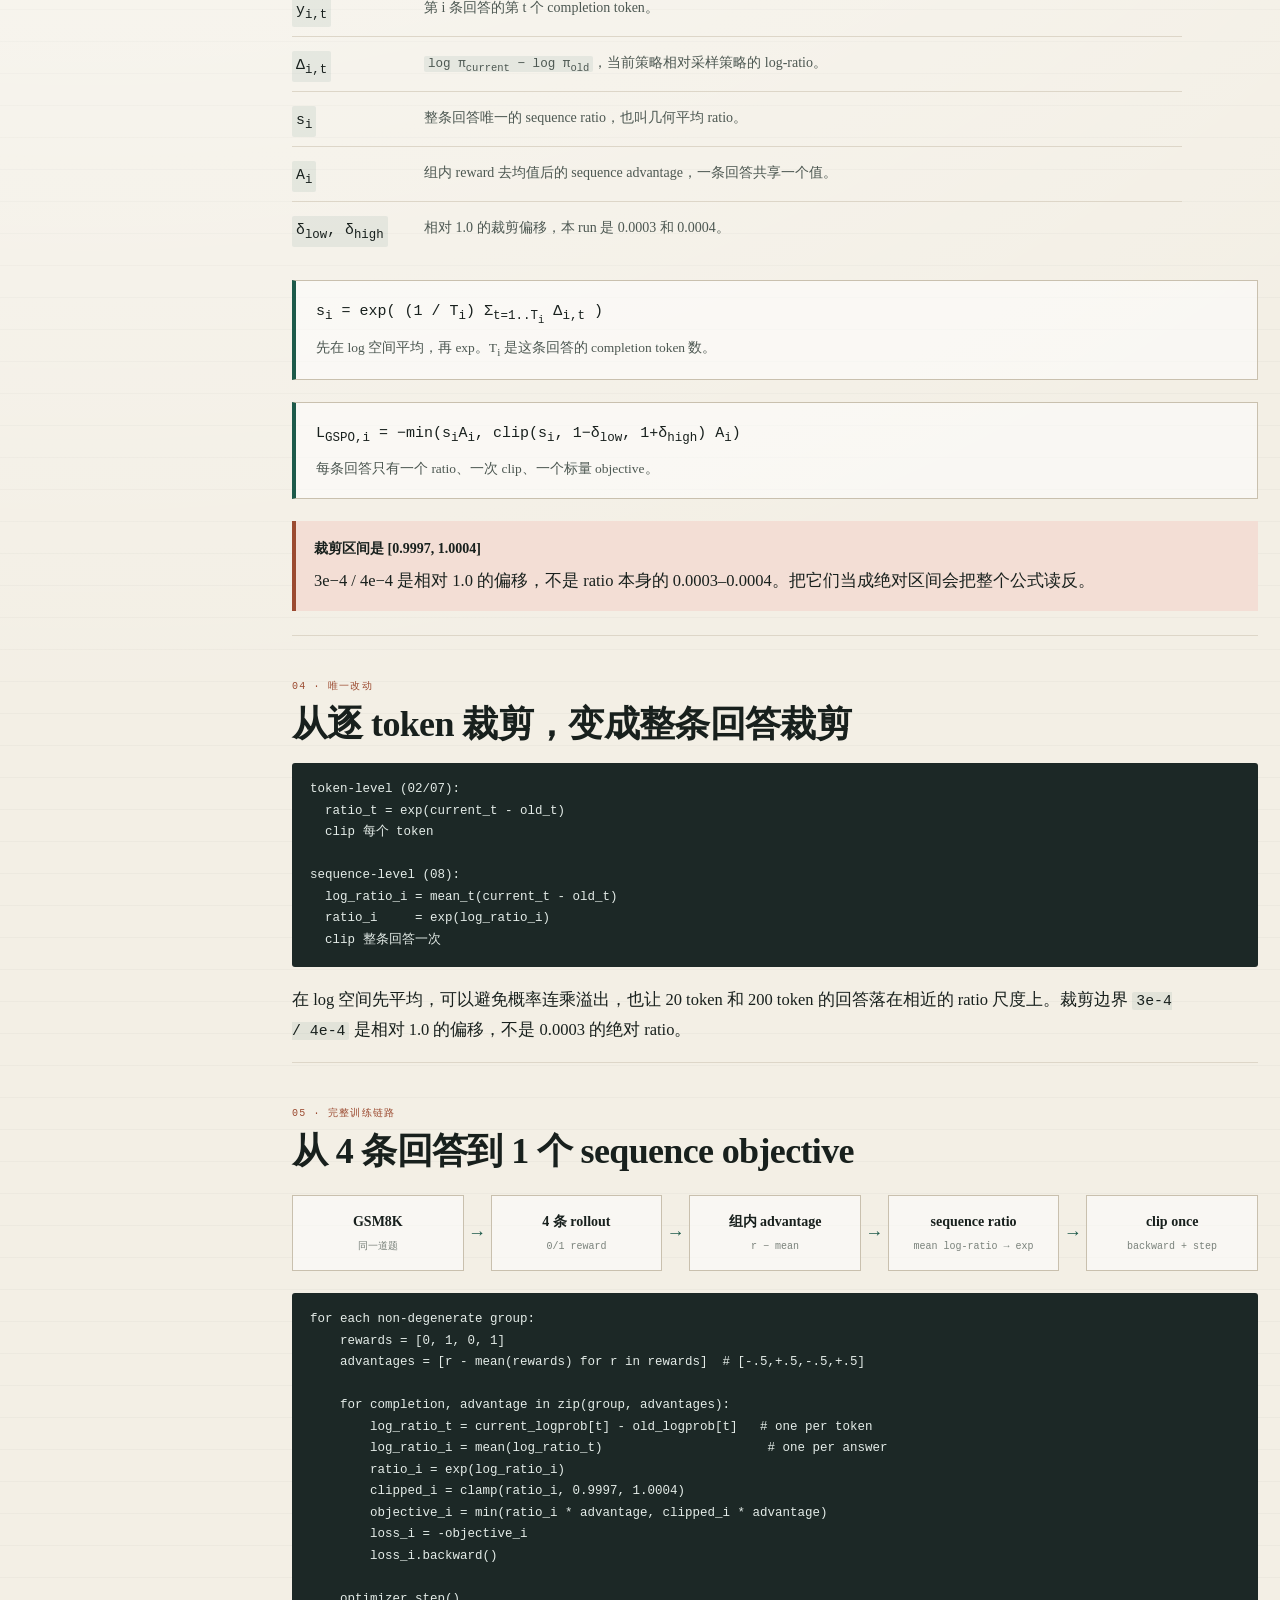
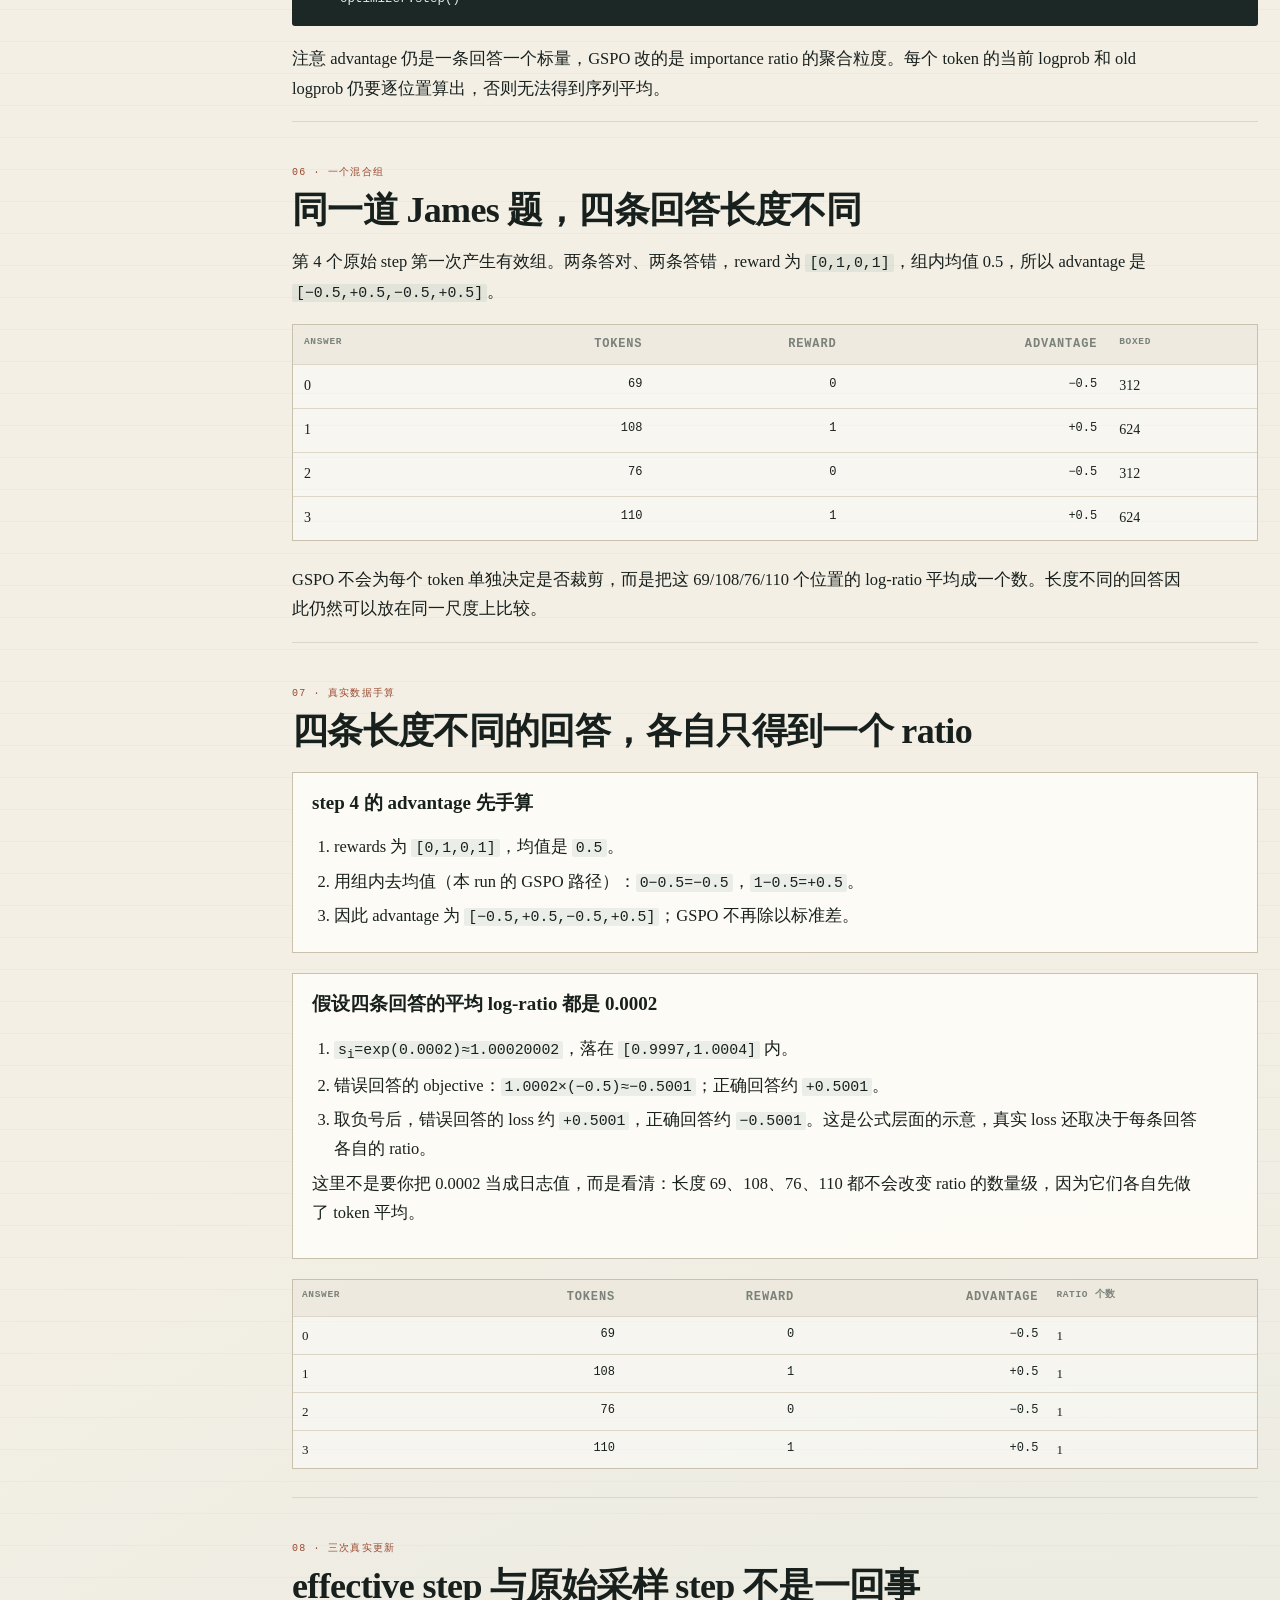
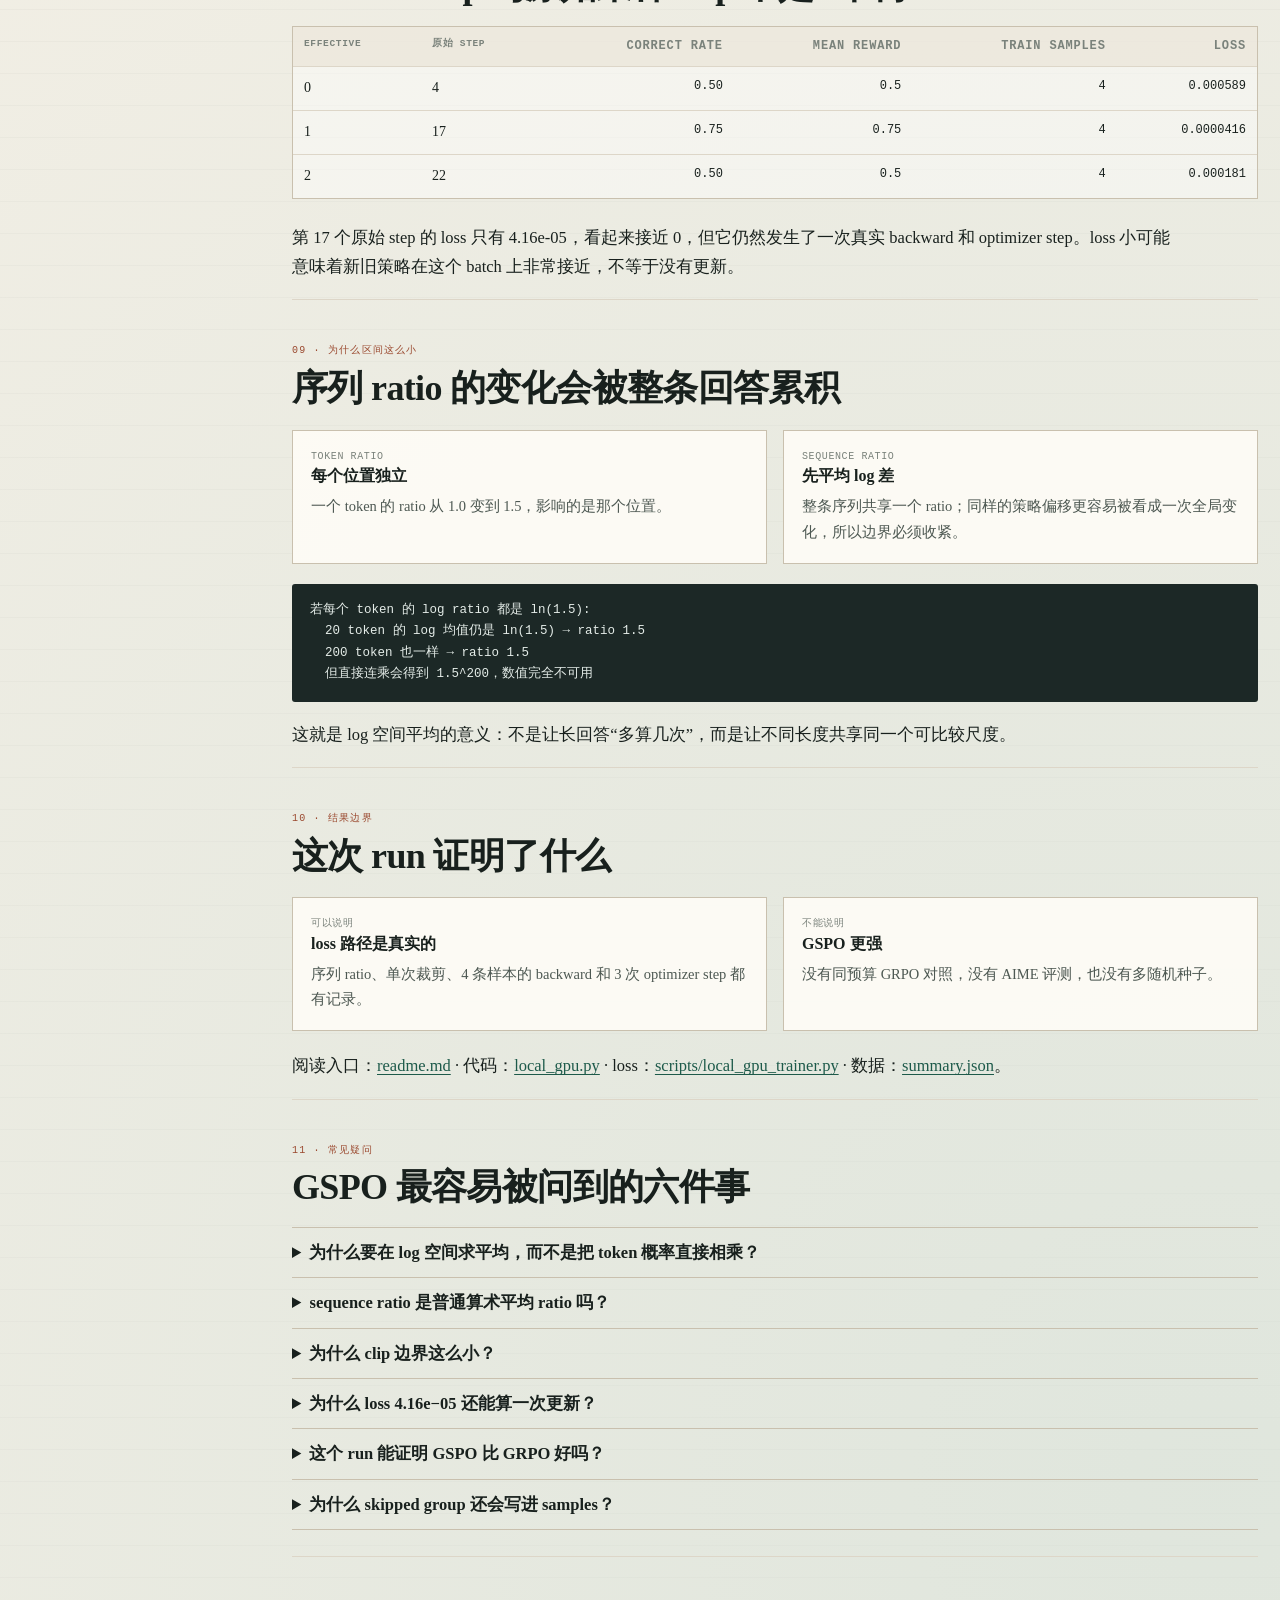
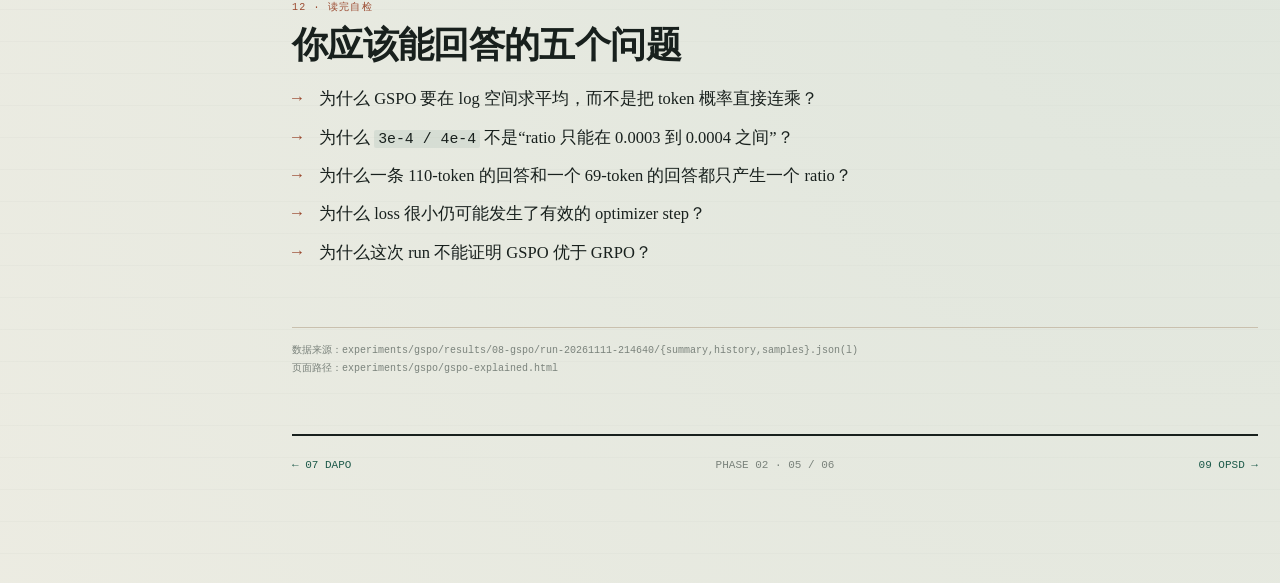
<file: experiments/gspo/gspo-explained.html>
<!doctype html>
<html lang="zh-CN">
<head>
<meta charset="utf-8">
<meta name="viewport" content="width=device-width, initial-scale=1">
<title>GSPO：一条回答，只裁一次 · 第二阶段实验记录</title>
<link rel="stylesheet" href="../phase-02/phase-02.css">
</head>
<body>
<div class="page">
<aside class="rail">
  <a class="brand" href="../phase-02/index.html"><b>PHASE 02</b><span>实验记录 · 04–09</span></a>
  <nav><ol><li><a href="#verdict">先看结论</a></li><li><a href="#design">实验设计</a></li><li><a href="#math">符号与公式</a></li><li><a href="#change">唯一改动</a></li><li><a href="#pipeline">完整训练链路</a></li><li><a href="#sample">一个混合组</a></li><li><a href="#worked">真实数据手算</a></li><li><a href="#effective">三次更新</a></li><li><a href="#scale">长度尺度</a></li><li><a href="#limits">结果边界</a></li><li><a href="#faq">常见疑问</a></li><li><a href="#questions">读完自检</a></li></ol></nav>
  <div class="rail-note">这一页只讲实验本身：输入、信号、真实 run、结果边界。代码路径留在页尾，方便回查。</div>
</aside>
<main>
<header class="hero">
  <div class="kicker">CH.08 · SEQUENCE-LEVEL RATIO · RUN 20261111-214640</div>
  <h1>GSPO：一条回答，只裁一次</h1>
  <p class="deck">GSPO 不改 reward，也不改 group advantage。它只把重要性比率和裁剪从每个 token 提升到整条回答，让长度不同的轨迹共享一个尺度。</p>
  <div class="metrics"><div class="metric"><span>有效更新</span><b>3</b><small>target steps</small></div><div class="metric"><span>总尝试</span><b>23</b><small>group rollouts</small></div><div class="metric"><span>跳过</span><b>20</b><small>退化组</small></div><div class="metric"><span>Clip</span><b>3e-4 / 4e-4</b><small>相对 1.0</small></div><div class="metric"><span>评测</span><b>无</b><small>仅机制 run</small></div></div>
</header>
<div class="primer-banner"><span><b>数学先修</b> 重点不是 reward，而是如何把很多 token log-ratio 合成一条序列 ratio。</span><a href="../phase-02/math-primer.html">数学小抄 · MATH PRIMER →</a></div>

<section id="verdict">
<div class="eyebrow">01 · 先看结论</div>
<h2>把很多 token ratio 压成一个 sequence ratio</h2>
<p class="lede">GSPO 保留 GRPO 的组采样、reward 和 advantage，只改 policy loss：整条回答先对 token log-ratio 求平均，再取 exp，得到每条约回答唯一的 ratio。</p>
<div class="big-number"><b>3 / 23</b><span>最终 run 的有效更新 / 总尝试。20 个组因全对或全错被跳过，真正进入 backward 的只有 3 次。</span></div>
<div class="callout note"><b>这次没有能力评测</b><p>本地 run 只验证 sequence-level loss、裁剪和 backward。它没有 AIME25，也没有 base 与 checkpoint 的准确率对比。</p></div>
</section>

<section id="design">
<div class="eyebrow">02 · 实验设计</div>
<h2>数据、reward、group size 都与第 07 章保持一致</h2>
<div class="table-wrap"><table>
<tr><th>项目</th><th>最终 run</th><th>为什么这样设</th></tr>
<tr><td>模型</td><td>Qwen3-4B + 4-bit QLoRA</td><td>与 02/07 共用同一套单卡循环</td></tr>
<tr><td>数据</td><td>GSM8K</td><td>同一批题方便比较 loss 形态</td></tr>
<tr><td>Group</td><td>4 条 completion</td><td>组内相对 reward</td></tr>
<tr><td>上限</td><td>512 new tokens</td><td>与 02/07 对齐</td></tr>
<tr><td>Clip</td><td><code>3e-4 / 4e-4</code></td><td>GSPO 论文的序列级区间</td></tr>
</table></div>
<p><code>effective_only=true</code> 表示退化组仍然写入 history 和 samples，但不计入有效更新。因此 3 steps 是 3 次真实 optimizer step，不是 3 次采样。</p>
</section>

<section id="math">
<div class="eyebrow">03 · 符号与公式</div>
<h2>GSPO 只把“逐 token 的 ratio”改成“整条序列的 ratio”</h2>
<p>reward、group size 和 advantage 都与第 07 章同源。真正的改动发生在把 logprob 差变成 policy objective 的位置：GSPO 先对一条回答内所有 token 的 log-ratio 求平均，再取指数。</p>
<ul class="symbol-list">
  <li><code>i</code><span>组内第 i 条回答，本 run 有 4 条。</span></li>
  <li><code>y<sub>i,t</sub></code><span>第 i 条回答的第 t 个 completion token。</span></li>
  <li><code>Δ<sub>i,t</sub></code><span><code>log π<sub>current</sub> − log π<sub>old</sub></code>，当前策略相对采样策略的 log-ratio。</span></li>
  <li><code>s<sub>i</sub></code><span>整条回答唯一的 sequence ratio，也叫几何平均 ratio。</span></li>
  <li><code>A<sub>i</sub></code><span>组内 reward 去均值后的 sequence advantage，一条回答共享一个值。</span></li>
  <li><code>δ<sub>low</sub>, δ<sub>high</sub></code><span>相对 1.0 的裁剪偏移，本 run 是 0.0003 和 0.0004。</span></li>
</ul>
<div class="equation"><div>s<sub>i</sub> = exp( (1 / T<sub>i</sub>) Σ<sub>t=1..T<sub>i</sub></sub> Δ<sub>i,t</sub> )</div><small>先在 log 空间平均，再 exp。T<sub>i</sub> 是这条回答的 completion token 数。</small></div>
<div class="equation"><div>L<sub>GSPO,i</sub> = −min(s<sub>i</sub>A<sub>i</sub>, clip(s<sub>i</sub>, 1−δ<sub>low</sub>, 1+δ<sub>high</sub>) A<sub>i</sub>)</div><small>每条回答只有一个 ratio、一次 clip、一个标量 objective。</small></div>
<div class="callout warn"><b>裁剪区间是 [0.9997, 1.0004]</b><p>3e−4 / 4e−4 是相对 1.0 的偏移，不是 ratio 本身的 0.0003–0.0004。把它们当成绝对区间会把整个公式读反。</p></div>
</section>

<section id="change">
<div class="eyebrow">04 · 唯一改动</div>
<h2>从逐 token 裁剪，变成整条回答裁剪</h2>
<pre><code>token-level (02/07):
  ratio_t = exp(current_t - old_t)
  clip 每个 token

sequence-level (08):
  log_ratio_i = mean_t(current_t - old_t)
  ratio_i     = exp(log_ratio_i)
  clip 整条回答一次</code></pre>
<p>在 log 空间先平均，可以避免概率连乘溢出，也让 20 token 和 200 token 的回答落在相近的 ratio 尺度上。裁剪边界 <code>3e-4 / 4e-4</code> 是相对 1.0 的偏移，不是 0.0003 的绝对 ratio。</p>
</section>

<section id="pipeline">
<div class="eyebrow">05 · 完整训练链路</div>
<h2>从 4 条回答到 1 个 sequence objective</h2>
<div class="flow five">
  <div class="node"><b>GSM8K</b><span>同一道题</span></div><div class="arrow">→</div>
  <div class="node"><b>4 条 rollout</b><span>0/1 reward</span></div><div class="arrow">→</div>
  <div class="node"><b>组内 advantage</b><span>r − mean</span></div><div class="arrow">→</div>
  <div class="node"><b>sequence ratio</b><span>mean log-ratio → exp</span></div><div class="arrow">→</div>
  <div class="node"><b>clip once</b><span>backward + step</span></div>
</div>
<pre><code>for each non-degenerate group:
    rewards = [0, 1, 0, 1]
    advantages = [r - mean(rewards) for r in rewards]  # [-.5,+.5,-.5,+.5]

    for completion, advantage in zip(group, advantages):
        log_ratio_t = current_logprob[t] - old_logprob[t]   # one per token
        log_ratio_i = mean(log_ratio_t)                      # one per answer
        ratio_i = exp(log_ratio_i)
        clipped_i = clamp(ratio_i, 0.9997, 1.0004)
        objective_i = min(ratio_i * advantage, clipped_i * advantage)
        loss_i = -objective_i
        loss_i.backward()

    optimizer.step()</code></pre>
<p>注意 advantage 仍是一条回答一个标量，GSPO 改的是 importance ratio 的聚合粒度。每个 token 的当前 logprob 和 old logprob 仍要逐位置算出，否则无法得到序列平均。</p>
</section>

<section id="sample">
<div class="eyebrow">06 · 一个混合组</div>
<h2>同一道 James 题，四条回答长度不同</h2>
<p>第 4 个原始 step 第一次产生有效组。两条答对、两条答错，reward 为 <code>[0,1,0,1]</code>，组内均值 0.5，所以 advantage 是 <code>[−0.5,+0.5,−0.5,+0.5]</code>。</p>
<div class="table-wrap"><table>
<tr><th>answer</th><th class="num">tokens</th><th class="num">reward</th><th class="num">advantage</th><th>boxed</th></tr>
<tr><td>0</td><td class="num">69</td><td class="num">0</td><td class="num">−0.5</td><td>312</td></tr>
<tr><td>1</td><td class="num">108</td><td class="num">1</td><td class="num">+0.5</td><td>624</td></tr>
<tr><td>2</td><td class="num">76</td><td class="num">0</td><td class="num">−0.5</td><td>312</td></tr>
<tr><td>3</td><td class="num">110</td><td class="num">1</td><td class="num">+0.5</td><td>624</td></tr>
</table></div>
<p>GSPO 不会为每个 token 单独决定是否裁剪，而是把这 69/108/76/110 个位置的 log-ratio 平均成一个数。长度不同的回答因此仍然可以放在同一尺度上比较。</p>
</section>

<section id="worked">
<div class="eyebrow">07 · 真实数据手算</div>
<h2>四条长度不同的回答，各自只得到一个 ratio</h2>
<div class="worked">
<h3>step 4 的 advantage 先手算</h3>
<ol>
  <li>rewards 为 <code>[0,1,0,1]</code>，均值是 <code>0.5</code>。</li>
  <li>用组内去均值（本 run 的 GSPO 路径）：<code>0−0.5=−0.5</code>，<code>1−0.5=+0.5</code>。</li>
  <li>因此 advantage 为 <code>[−0.5,+0.5,−0.5,+0.5]</code>；GSPO 不再除以标准差。</li>
</ol>
</div>
<div class="worked">
<h3>假设四条回答的平均 log-ratio 都是 0.0002</h3>
<ol>
  <li><code>s<sub>i</sub>=exp(0.0002)≈1.00020002</code>，落在 <code>[0.9997,1.0004]</code> 内。</li>
  <li>错误回答的 objective：<code>1.0002×(−0.5)≈−0.5001</code>；正确回答约 <code>+0.5001</code>。</li>
  <li>取负号后，错误回答的 loss 约 <code>+0.5001</code>，正确回答约 <code>−0.5001</code>。这是公式层面的示意，真实 loss 还取决于每条回答各自的 ratio。</li>
</ol>
<p>这里不是要你把 0.0002 当成日志值，而是看清：长度 69、108、76、110 都不会改变 ratio 的数量级，因为它们各自先做了 token 平均。</p>
</div>
<div class="table-wrap"><table class="tiny-table">
<tr><th>answer</th><th class="num">tokens</th><th class="num">reward</th><th class="num">advantage</th><th>ratio 个数</th></tr>
<tr><td>0</td><td class="num">69</td><td class="num">0</td><td class="num">−0.5</td><td>1</td></tr>
<tr><td>1</td><td class="num">108</td><td class="num">1</td><td class="num">+0.5</td><td>1</td></tr>
<tr><td>2</td><td class="num">76</td><td class="num">0</td><td class="num">−0.5</td><td>1</td></tr>
<tr><td>3</td><td class="num">110</td><td class="num">1</td><td class="num">+0.5</td><td>1</td></tr>
</table></div>
</section>

<section id="effective">
<div class="eyebrow">08 · 三次真实更新</div>
<h2>effective step 与原始采样 step 不是一回事</h2>
<div class="table-wrap"><table>
<tr><th>effective</th><th>原始 step</th><th class="num">correct rate</th><th class="num">mean reward</th><th class="num">train samples</th><th class="num">loss</th></tr>
<tr><td>0</td><td>4</td><td class="num">0.50</td><td class="num">0.5</td><td class="num">4</td><td class="num">0.000589</td></tr>
<tr><td>1</td><td>17</td><td class="num">0.75</td><td class="num">0.75</td><td class="num">4</td><td class="num">0.0000416</td></tr>
<tr><td>2</td><td>22</td><td class="num">0.50</td><td class="num">0.5</td><td class="num">4</td><td class="num">0.000181</td></tr>
</table></div>
<p>第 17 个原始 step 的 loss 只有 4.16e-05，看起来接近 0，但它仍然发生了一次真实 backward 和 optimizer step。loss 小可能意味着新旧策略在这个 batch 上非常接近，不等于没有更新。</p>
</section>

<section id="scale">
<div class="eyebrow">09 · 为什么区间这么小</div>
<h2>序列 ratio 的变化会被整条回答累积</h2>
<div class="grid-2">
  <div class="card"><div class="tiny">token ratio</div><h3>每个位置独立</h3><p>一个 token 的 ratio 从 1.0 变到 1.5，影响的是那个位置。</p></div>
  <div class="card"><div class="tiny">sequence ratio</div><h3>先平均 log 差</h3><p>整条序列共享一个 ratio；同样的策略偏移更容易被看成一次全局变化，所以边界必须收紧。</p></div>
</div>
<pre><code>若每个 token 的 log ratio 都是 ln(1.5):
  20 token 的 log 均值仍是 ln(1.5) → ratio 1.5
  200 token 也一样 → ratio 1.5
  但直接连乘会得到 1.5^200，数值完全不可用</code></pre>
<p>这就是 log 空间平均的意义：不是让长回答“多算几次”，而是让不同长度共享同一个可比较尺度。</p>
</section>

<section id="limits">
<div class="eyebrow">10 · 结果边界</div>
<h2>这次 run 证明了什么</h2>
<div class="grid-2">
  <div class="card"><div class="tiny">可以说明</div><h3>loss 路径是真实的</h3><p>序列 ratio、单次裁剪、4 条样本的 backward 和 3 次 optimizer step 都有记录。</p></div>
  <div class="card"><div class="tiny">不能说明</div><h3>GSPO 更强</h3><p>没有同预算 GRPO 对照，没有 AIME 评测，也没有多随机种子。</p></div>
</div>
<p>阅读入口：<a href="./readme.md">readme.md</a> · 代码：<a href="./local_gpu.py">local_gpu.py</a> · loss：<a href="../../scripts/local_gpu_trainer.py">scripts/local_gpu_trainer.py</a> · 数据：<a href="./results/08-gspo/run-20261111-214640/summary.json">summary.json</a>。</p>
</section>

<section id="faq">
<div class="eyebrow">11 · 常见疑问</div>
<h2>GSPO 最容易被问到的六件事</h2>
<div class="faq">
<details><summary>为什么要在 log 空间求平均，而不是把 token 概率直接相乘？</summary><p>概率相乘等于 logprob 相加，长回答会得到极端小或极端大的数，容易下溢或溢出。先对 log-ratio 求平均再 exp，数值稳定，而且不同长度落在同一尺度。</p></details>
<details><summary>sequence ratio 是普通算术平均 ratio 吗？</summary><p>不是。它是 token ratio 的几何平均：<code>exp(mean(log ratio))</code>。如果所有 token ratio 相同，几何平均就等于它；否则它更关注 log 空间的平均变化。</p></details>
<details><summary>为什么 clip 边界这么小？</summary><p>整条序列共享一个 ratio，少量 token 的偏移会累积成全局变化；为了保守更新，论文把相对 1.0 的允许偏移设得很小。边界不是 ratio 的绝对值区间。</p></details>
<details><summary>为什么 loss 4.16e−05 还能算一次更新？</summary><p>loss 接近 0 只说明这个 batch 上新旧策略很接近、objective 很小；只要 backward 和 optimizer.step 执行了，参数就可能变化。是否“有效”要看是否有真实更新，不只看 loss 大小。</p></details>
<details><summary>这个 run 能证明 GSPO 比 GRPO 好吗？</summary><p>不能。没有同预算 GRPO 对照、没有能力评测、只有 3 次有效更新和一个随机种子；它验证的是 sequence-level loss 和工程路径。</p></details>
<details><summary>为什么 skipped group 还会写进 samples？</summary><p>为了保留完整实验证据：即使没有 backward，也能回查模型生成了什么、reward 为什么全对或全错。这样 23 次 attempt 和 3 次 effective update 才能对得上。</p></details>
</div>
</section>

<section id="questions">
<div class="eyebrow">12 · 读完自检</div>
<h2>你应该能回答的五个问题</h2>
<ul class="checklist">
  <li>为什么 GSPO 要在 log 空间求平均，而不是把 token 概率直接连乘？</li>
  <li>为什么 <code>3e-4 / 4e-4</code> 不是“ratio 只能在 0.0003 到 0.0004 之间”？</li>
  <li>为什么一条 110-token 的回答和一个 69-token 的回答都只产生一个 ratio？</li>
  <li>为什么 loss 很小仍可能发生了有效的 optimizer step？</li>
  <li>为什么这次 run 不能证明 GSPO 优于 GRPO？</li>
</ul>
</section>

<footer class="meta">
  <div>数据来源：experiments/gspo/results/08-gspo/run-20261111-214640/{summary,history,samples}.json(l)</div>
  <div>页面路径：experiments/gspo/gspo-explained.html</div>
</footer>
<div class="pager">
  <a href="../dapo/dapo-explained.html">← 07 DAPO</a>
  <span>PHASE 02 · 05 / 06</span>
  <a href="../opsd/opsd-explained.html">09 OPSD →</a>
</div>
</main>
</div>
<script src="../phase-02/phase-02.js"></script>
</body>
</html>
</file>
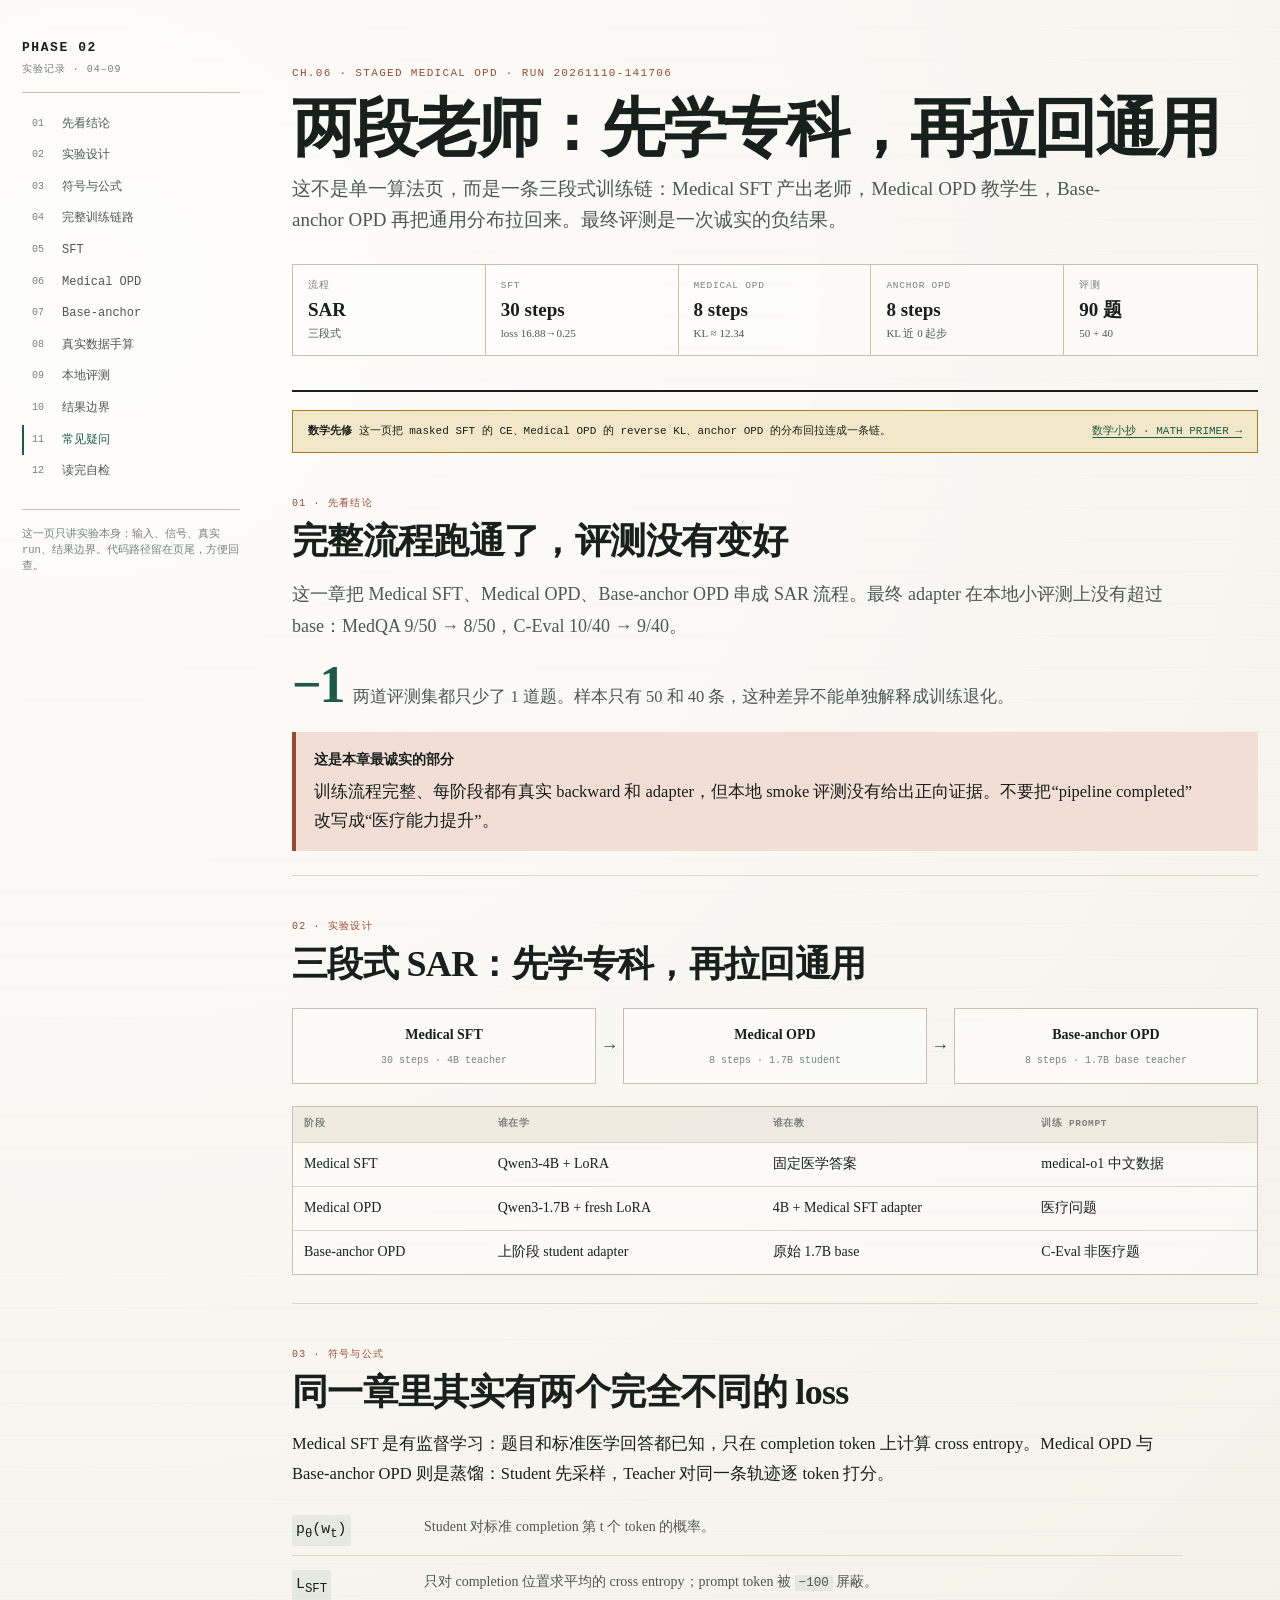
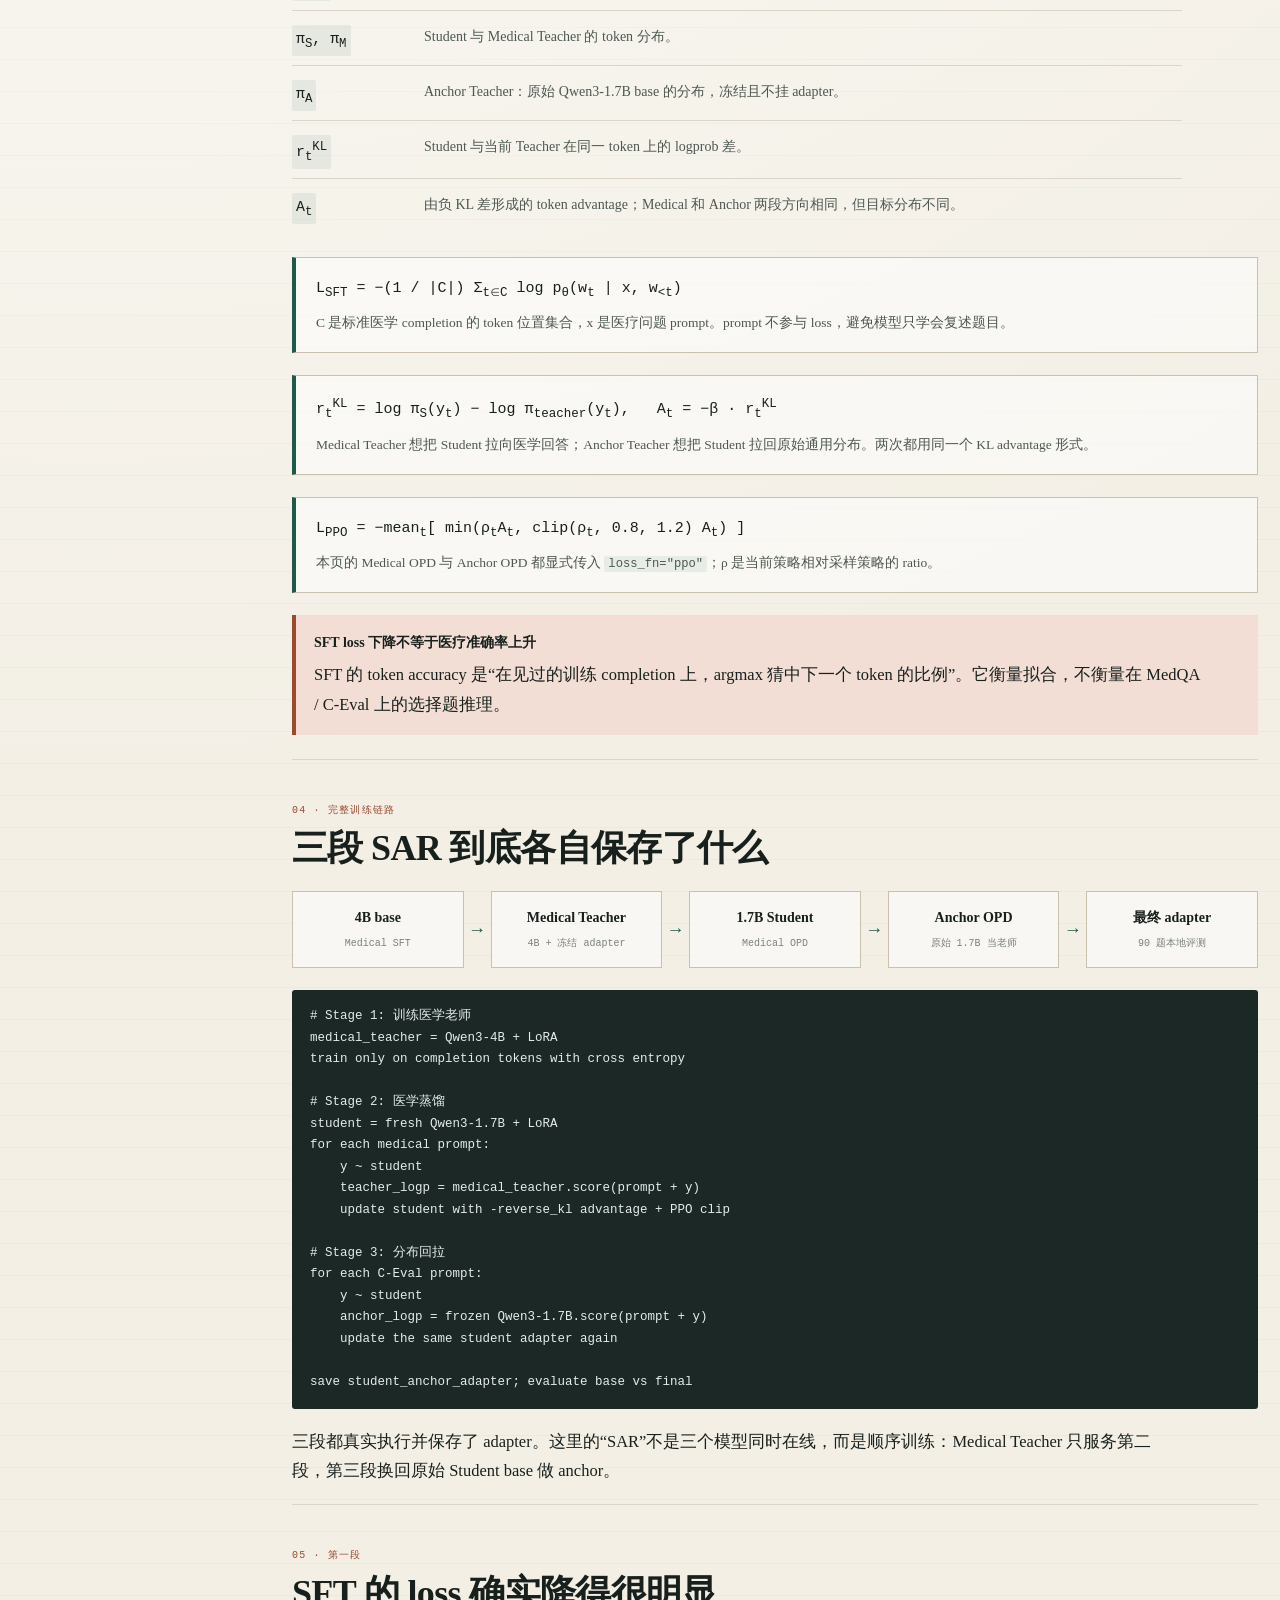
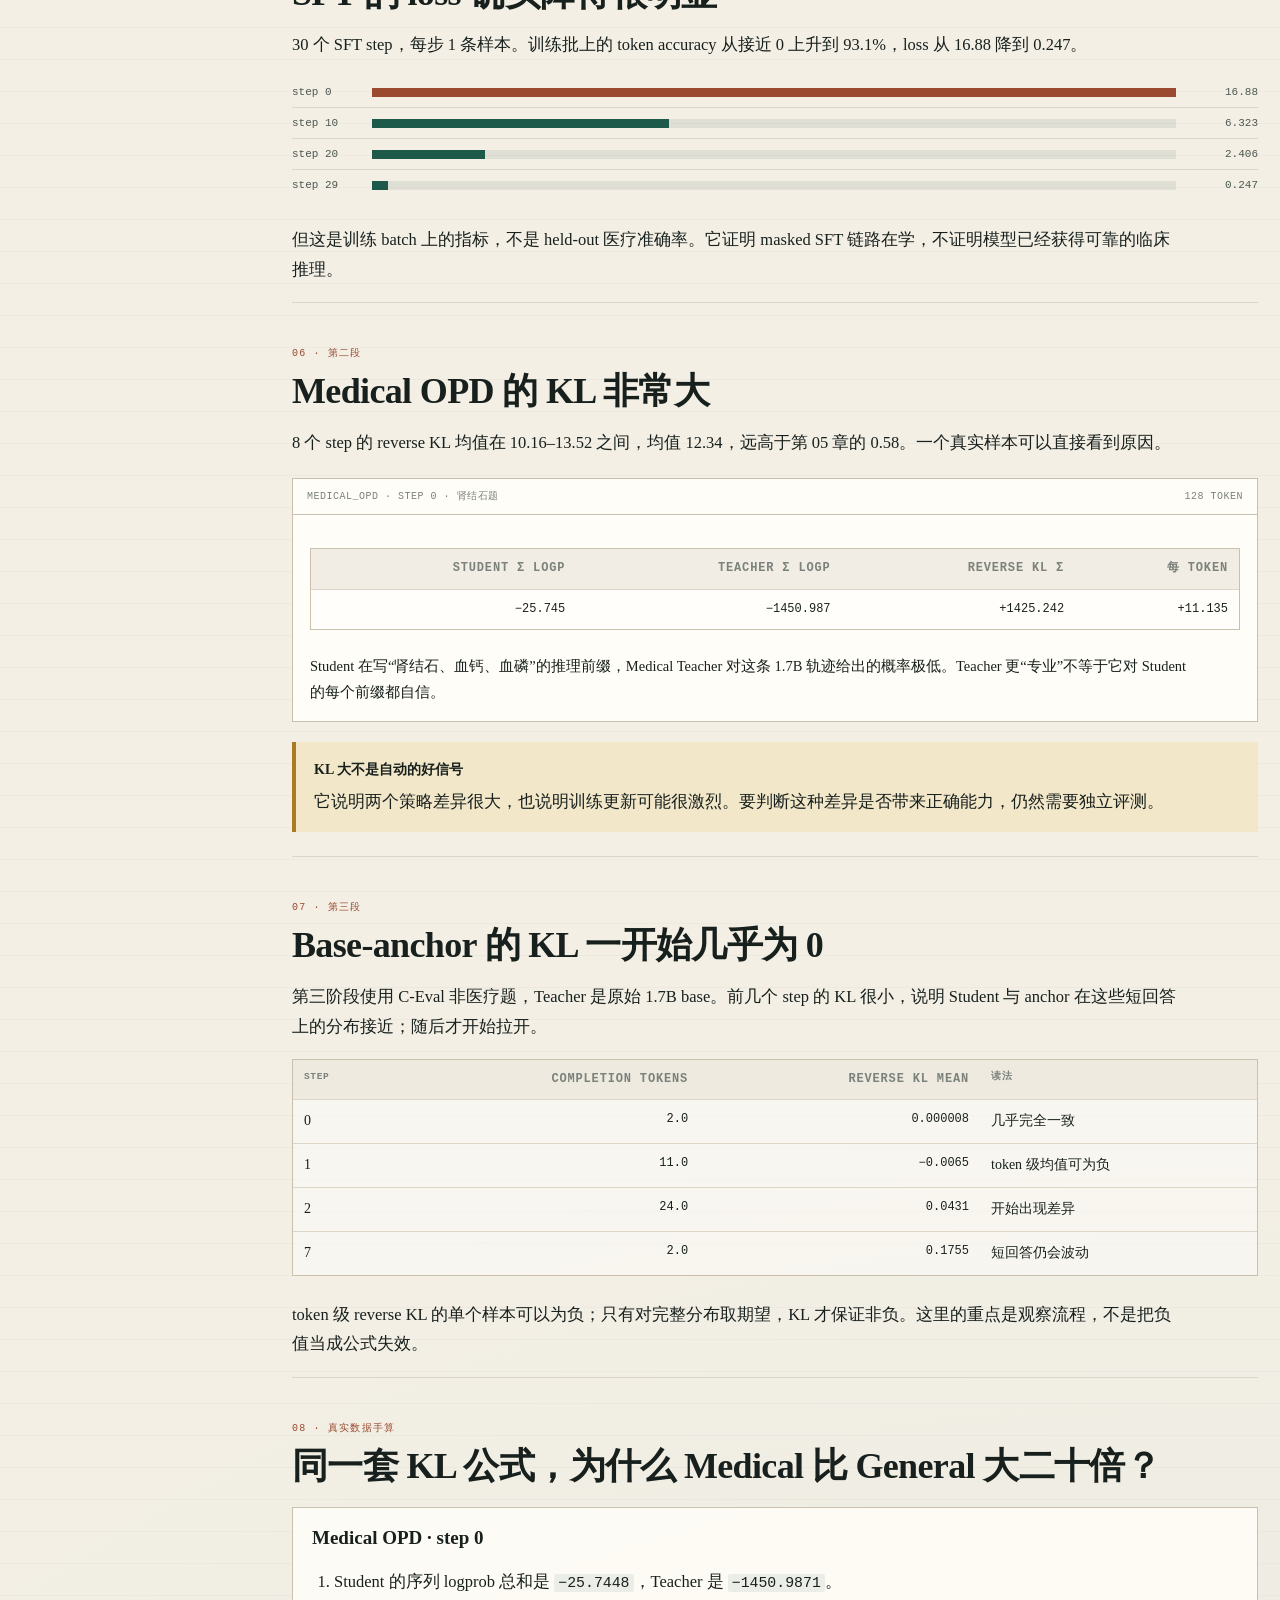
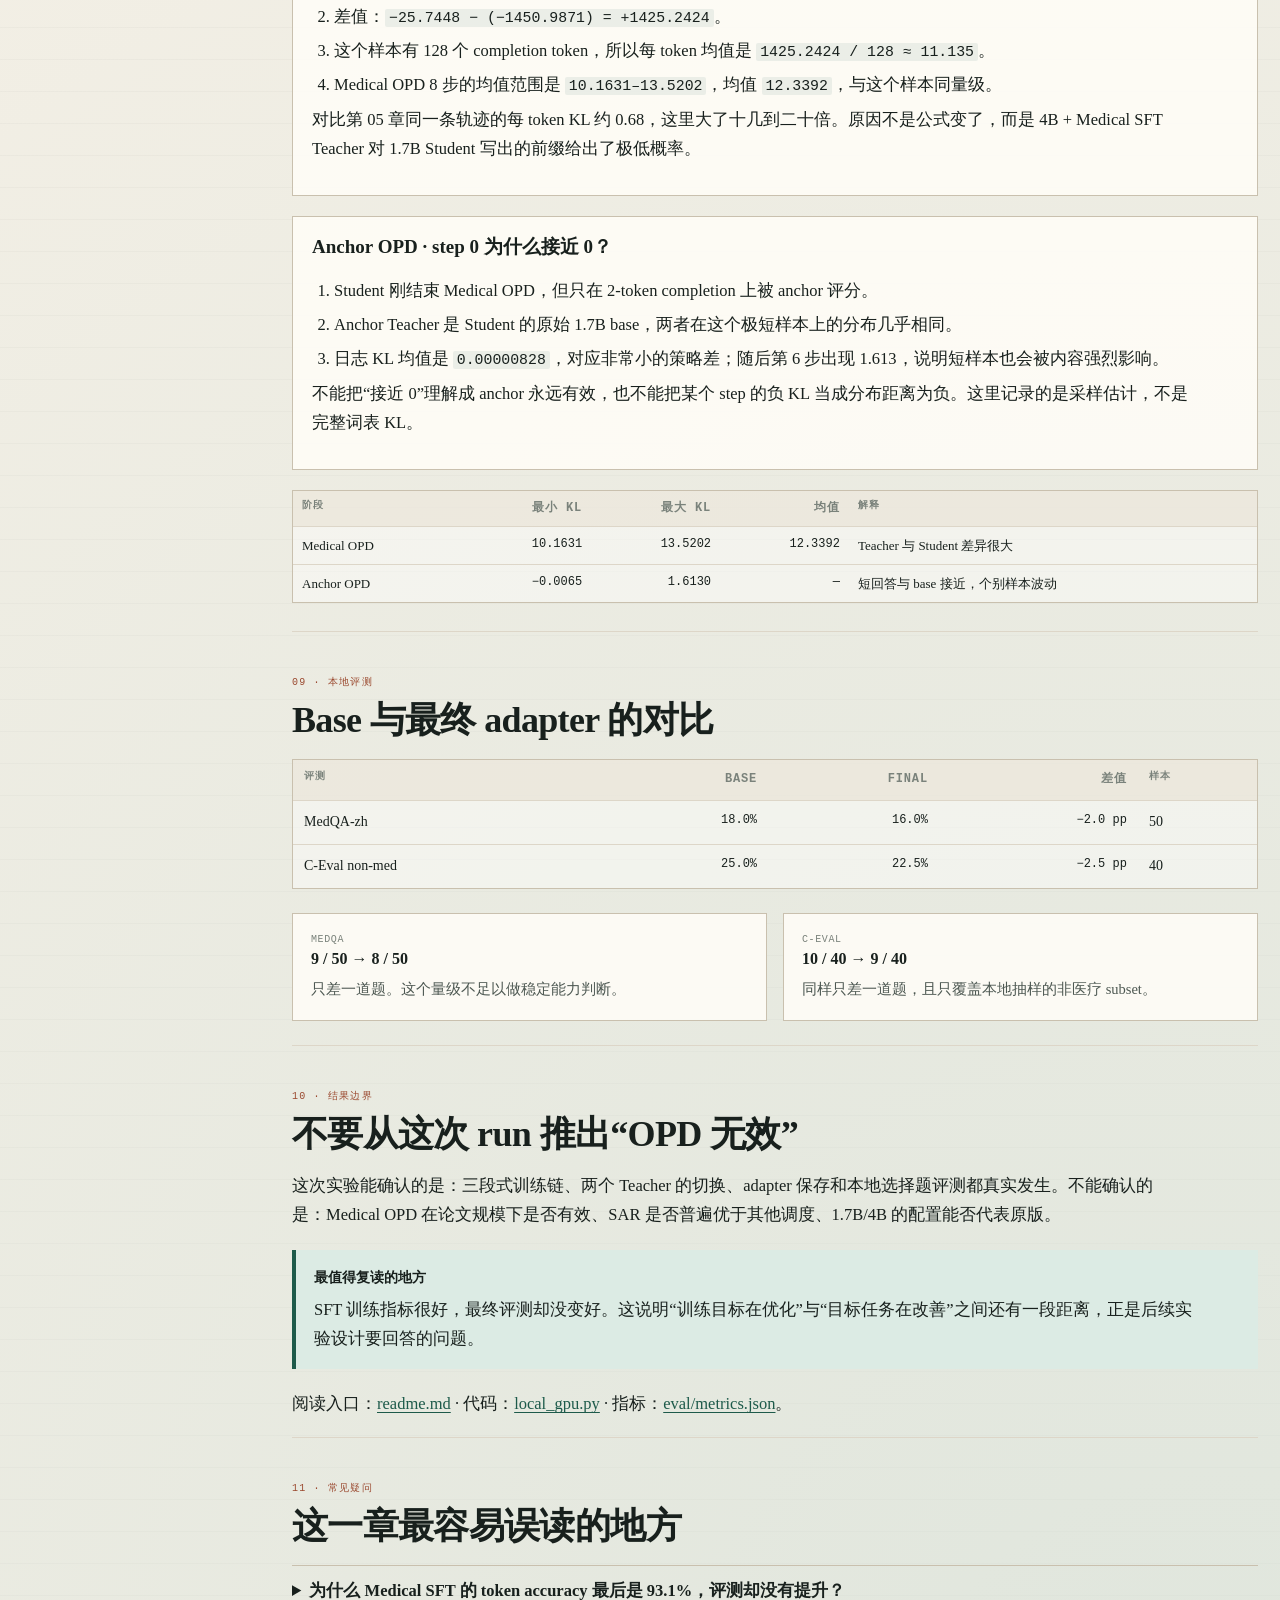
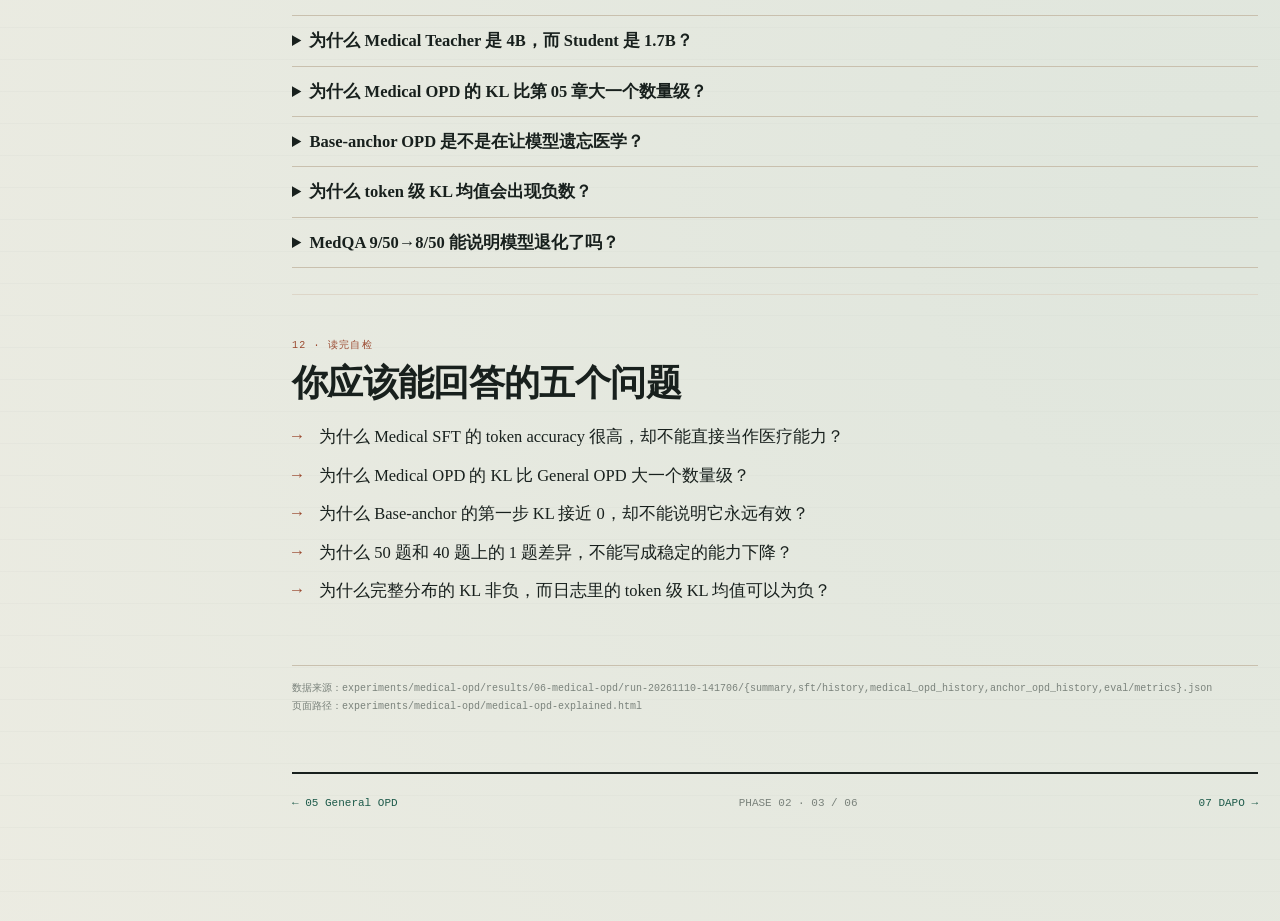
<file: experiments/medical-opd/medical-opd-explained.html>
<!doctype html>
<html lang="zh-CN">
<head>
<meta charset="utf-8">
<meta name="viewport" content="width=device-width, initial-scale=1">
<title>两段老师：先学专科，再拉回通用 · 第二阶段实验记录</title>
<link rel="stylesheet" href="../phase-02/phase-02.css">
</head>
<body>
<div class="page">
<aside class="rail">
  <a class="brand" href="../phase-02/index.html"><b>PHASE 02</b><span>实验记录 · 04–09</span></a>
  <nav><ol><li><a href="#verdict">先看结论</a></li><li><a href="#design">实验设计</a></li><li><a href="#math">符号与公式</a></li><li><a href="#pipeline">完整训练链路</a></li><li><a href="#sft">SFT</a></li><li><a href="#medical">Medical OPD</a></li><li><a href="#anchor">Base-anchor</a></li><li><a href="#worked">真实数据手算</a></li><li><a href="#eval">本地评测</a></li><li><a href="#limits">结果边界</a></li><li><a href="#faq">常见疑问</a></li><li><a href="#questions">读完自检</a></li></ol></nav>
  <div class="rail-note">这一页只讲实验本身：输入、信号、真实 run、结果边界。代码路径留在页尾，方便回查。</div>
</aside>
<main>
<header class="hero">
  <div class="kicker">CH.06 · STAGED MEDICAL OPD · RUN 20261110-141706</div>
  <h1>两段老师：先学专科，再拉回通用</h1>
  <p class="deck">这不是单一算法页，而是一条三段式训练链：Medical SFT 产出老师，Medical OPD 教学生，Base-anchor OPD 再把通用分布拉回来。最终评测是一次诚实的负结果。</p>
  <div class="metrics"><div class="metric"><span>流程</span><b>SAR</b><small>三段式</small></div><div class="metric"><span>SFT</span><b>30 steps</b><small>loss 16.88→0.25</small></div><div class="metric"><span>Medical OPD</span><b>8 steps</b><small>KL ≈ 12.34</small></div><div class="metric"><span>Anchor OPD</span><b>8 steps</b><small>KL 近 0 起步</small></div><div class="metric"><span>评测</span><b>90 题</b><small>50 + 40</small></div></div>
</header>
<div class="primer-banner"><span><b>数学先修</b> 这一页把 masked SFT 的 CE、Medical OPD 的 reverse KL、anchor OPD 的分布回拉连成一条链。</span><a href="../phase-02/math-primer.html">数学小抄 · MATH PRIMER →</a></div>

<section id="verdict">
<div class="eyebrow">01 · 先看结论</div>
<h2>完整流程跑通了，评测没有变好</h2>
<p class="lede">这一章把 Medical SFT、Medical OPD、Base-anchor OPD 串成 SAR 流程。最终 adapter 在本地小评测上没有超过 base：MedQA 9/50 → 8/50，C-Eval 10/40 → 9/40。</p>
<div class="big-number"><b>−1</b><span>两道评测集都只少了 1 道题。样本只有 50 和 40 条，这种差异不能单独解释成训练退化。</span></div>
<div class="callout warn"><b>这是本章最诚实的部分</b><p>训练流程完整、每阶段都有真实 backward 和 adapter，但本地 smoke 评测没有给出正向证据。不要把“pipeline completed”改写成“医疗能力提升”。</p></div>
</section>

<section id="design">
<div class="eyebrow">02 · 实验设计</div>
<h2>三段式 SAR：先学专科，再拉回通用</h2>
<div class="flow">
  <div class="node"><b>Medical SFT</b><span>30 steps · 4B teacher</span></div><div class="arrow">→</div>
  <div class="node"><b>Medical OPD</b><span>8 steps · 1.7B student</span></div><div class="arrow">→</div>
  <div class="node"><b>Base-anchor OPD</b><span>8 steps · 1.7B base teacher</span></div>
</div>
<div class="table-wrap"><table>
<tr><th>阶段</th><th>谁在学</th><th>谁在教</th><th>训练 prompt</th></tr>
<tr><td>Medical SFT</td><td>Qwen3-4B + LoRA</td><td>固定医学答案</td><td>medical-o1 中文数据</td></tr>
<tr><td>Medical OPD</td><td>Qwen3-1.7B + fresh LoRA</td><td>4B + Medical SFT adapter</td><td>医疗问题</td></tr>
<tr><td>Base-anchor OPD</td><td>上阶段 student adapter</td><td>原始 1.7B base</td><td>C-Eval 非医疗题</td></tr>
</table></div>
</section>

<section id="math">
<div class="eyebrow">03 · 符号与公式</div>
<h2>同一章里其实有两个完全不同的 loss</h2>
<p>Medical SFT 是有监督学习：题目和标准医学回答都已知，只在 completion token 上计算 cross entropy。Medical OPD 与 Base-anchor OPD 则是蒸馏：Student 先采样，Teacher 对同一条轨迹逐 token 打分。</p>
<ul class="symbol-list">
  <li><code>p<sub>θ</sub>(w<sub>t</sub>)</code><span>Student 对标准 completion 第 t 个 token 的概率。</span></li>
  <li><code>L<sub>SFT</sub></code><span>只对 completion 位置求平均的 cross entropy；prompt token 被 <code>−100</code> 屏蔽。</span></li>
  <li><code>π<sub>S</sub>, π<sub>M</sub></code><span>Student 与 Medical Teacher 的 token 分布。</span></li>
  <li><code>π<sub>A</sub></code><span>Anchor Teacher：原始 Qwen3-1.7B base 的分布，冻结且不挂 adapter。</span></li>
  <li><code>r<sub>t</sub><sup>KL</sup></code><span>Student 与当前 Teacher 在同一 token 上的 logprob 差。</span></li>
  <li><code>A<sub>t</sub></code><span>由负 KL 差形成的 token advantage；Medical 和 Anchor 两段方向相同，但目标分布不同。</span></li>
</ul>
<div class="equation"><div>L<sub>SFT</sub> = −(1 / |C|) Σ<sub>t∈C</sub> log p<sub>θ</sub>(w<sub>t</sub> | x, w<sub>&lt;t</sub>)</div><small>C 是标准医学 completion 的 token 位置集合，x 是医疗问题 prompt。prompt 不参与 loss，避免模型只学会复述题目。</small></div>
<div class="equation"><div>r<sub>t</sub><sup>KL</sup> = log π<sub>S</sub>(y<sub>t</sub>) − log π<sub>teacher</sub>(y<sub>t</sub>), &nbsp; A<sub>t</sub> = −β · r<sub>t</sub><sup>KL</sup></div><small>Medical Teacher 想把 Student 拉向医学回答；Anchor Teacher 想把 Student 拉回原始通用分布。两次都用同一个 KL advantage 形式。</small></div>
<div class="equation"><div>L<sub>PPO</sub> = −mean<sub>t</sub>[ min(ρ<sub>t</sub>A<sub>t</sub>, clip(ρ<sub>t</sub>, 0.8, 1.2) A<sub>t</sub>) ]</div><small>本页的 Medical OPD 与 Anchor OPD 都显式传入 <code>loss_fn="ppo"</code>；ρ 是当前策略相对采样策略的 ratio。</small></div>
<div class="callout warn"><b>SFT loss 下降不等于医疗准确率上升</b><p>SFT 的 token accuracy 是“在见过的训练 completion 上，argmax 猜中下一个 token 的比例”。它衡量拟合，不衡量在 MedQA / C-Eval 上的选择题推理。</p></div>
</section>

<section id="pipeline">
<div class="eyebrow">04 · 完整训练链路</div>
<h2>三段 SAR 到底各自保存了什么</h2>
<div class="flow five">
  <div class="node"><b>4B base</b><span>Medical SFT</span></div><div class="arrow">→</div>
  <div class="node"><b>Medical Teacher</b><span>4B + 冻结 adapter</span></div><div class="arrow">→</div>
  <div class="node"><b>1.7B Student</b><span>Medical OPD</span></div><div class="arrow">→</div>
  <div class="node"><b>Anchor OPD</b><span>原始 1.7B 当老师</span></div><div class="arrow">→</div>
  <div class="node"><b>最终 adapter</b><span>90 题本地评测</span></div>
</div>
<pre><code># Stage 1: 训练医学老师
medical_teacher = Qwen3-4B + LoRA
train only on completion tokens with cross entropy

# Stage 2: 医学蒸馏
student = fresh Qwen3-1.7B + LoRA
for each medical prompt:
    y ~ student
    teacher_logp = medical_teacher.score(prompt + y)
    update student with -reverse_kl advantage + PPO clip

# Stage 3: 分布回拉
for each C-Eval prompt:
    y ~ student
    anchor_logp = frozen Qwen3-1.7B.score(prompt + y)
    update the same student adapter again

save student_anchor_adapter; evaluate base vs final</code></pre>
<p>三段都真实执行并保存了 adapter。这里的“SAR”不是三个模型同时在线，而是顺序训练：Medical Teacher 只服务第二段，第三段换回原始 Student base 做 anchor。</p>
</section>

<section id="sft">
<div class="eyebrow">05 · 第一段</div>
<h2>SFT 的 loss 确实降得很明显</h2>
<p>30 个 SFT step，每步 1 条样本。训练批上的 token accuracy 从接近 0 上升到 93.1%，loss 从 16.88 降到 0.247。</p>
<div class="bars">
  <div class="bar-row"><span class="bar-label">step 0</span><div class="bar-track"><div class="bar-fill rust" style="width:100%"></div></div><span class="bar-value">16.88</span></div>
  <div class="bar-row"><span class="bar-label">step 10</span><div class="bar-track"><div class="bar-fill" style="width:37%"></div></div><span class="bar-value">6.323</span></div>
  <div class="bar-row"><span class="bar-label">step 20</span><div class="bar-track"><div class="bar-fill" style="width:14%"></div></div><span class="bar-value">2.406</span></div>
  <div class="bar-row"><span class="bar-label">step 29</span><div class="bar-track"><div class="bar-fill" style="width:2%"></div></div><span class="bar-value">0.247</span></div>
</div>
<p>但这是训练 batch 上的指标，不是 held-out 医疗准确率。它证明 masked SFT 链路在学，不证明模型已经获得可靠的临床推理。</p>
</section>

<section id="medical">
<div class="eyebrow">06 · 第二段</div>
<h2>Medical OPD 的 KL 非常大</h2>
<p>8 个 step 的 reverse KL 均值在 10.16–13.52 之间，均值 12.34，远高于第 05 章的 0.58。一个真实样本可以直接看到原因。</p>
<div class="sample"><div class="sample-head"><span>medical_opd · step 0 · 肾结石题</span><span>128 token</span></div><div class="sample-body">
<div class="table-wrap"><table>
<tr><th class="num">student Σ logp</th><th class="num">teacher Σ logp</th><th class="num">reverse KL Σ</th><th class="num">每 token</th></tr>
<tr><td class="num">−25.745</td><td class="num">−1450.987</td><td class="num">+1425.242</td><td class="num">+11.135</td></tr>
</table></div>
<p>Student 在写“肾结石、血钙、血磷”的推理前缀，Medical Teacher 对这条 1.7B 轨迹给出的概率极低。Teacher 更“专业”不等于它对 Student 的每个前缀都自信。</p>
</div></div>
<div class="callout note"><b>KL 大不是自动的好信号</b><p>它说明两个策略差异很大，也说明训练更新可能很激烈。要判断这种差异是否带来正确能力，仍然需要独立评测。</p></div>
</section>

<section id="anchor">
<div class="eyebrow">07 · 第三段</div>
<h2>Base-anchor 的 KL 一开始几乎为 0</h2>
<p>第三阶段使用 C-Eval 非医疗题，Teacher 是原始 1.7B base。前几个 step 的 KL 很小，说明 Student 与 anchor 在这些短回答上的分布接近；随后才开始拉开。</p>
<div class="table-wrap"><table>
<tr><th>step</th><th class="num">completion tokens</th><th class="num">reverse KL mean</th><th>读法</th></tr>
<tr><td>0</td><td class="num">2.0</td><td class="num">0.000008</td><td>几乎完全一致</td></tr>
<tr><td>1</td><td class="num">11.0</td><td class="num">−0.0065</td><td>token 级均值可为负</td></tr>
<tr><td>2</td><td class="num">24.0</td><td class="num">0.0431</td><td>开始出现差异</td></tr>
<tr><td>7</td><td class="num">2.0</td><td class="num">0.1755</td><td>短回答仍会波动</td></tr>
</table></div>
<p>token 级 reverse KL 的单个样本可以为负；只有对完整分布取期望，KL 才保证非负。这里的重点是观察流程，不是把负值当成公式失效。</p>
</section>

<section id="worked">
<div class="eyebrow">08 · 真实数据手算</div>
<h2>同一套 KL 公式，为什么 Medical 比 General 大二十倍？</h2>
<div class="worked">
<h3>Medical OPD · step 0</h3>
<ol>
  <li>Student 的序列 logprob 总和是 <code>−25.7448</code>，Teacher 是 <code>−1450.9871</code>。</li>
  <li>差值：<code>−25.7448 − (−1450.9871) = +1425.2424</code>。</li>
  <li>这个样本有 128 个 completion token，所以每 token 均值是 <code>1425.2424 / 128 ≈ 11.135</code>。</li>
  <li>Medical OPD 8 步的均值范围是 <code>10.1631–13.5202</code>，均值 <code>12.3392</code>，与这个样本同量级。</li>
</ol>
<p>对比第 05 章同一条轨迹的每 token KL 约 0.68，这里大了十几到二十倍。原因不是公式变了，而是 4B + Medical SFT Teacher 对 1.7B Student 写出的前缀给出了极低概率。</p>
</div>
<div class="worked">
<h3>Anchor OPD · step 0 为什么接近 0？</h3>
<ol>
  <li>Student 刚结束 Medical OPD，但只在 2-token completion 上被 anchor 评分。</li>
  <li>Anchor Teacher 是 Student 的原始 1.7B base，两者在这个极短样本上的分布几乎相同。</li>
  <li>日志 KL 均值是 <code>0.00000828</code>，对应非常小的策略差；随后第 6 步出现 1.613，说明短样本也会被内容强烈影响。</li>
</ol>
<p>不能把“接近 0”理解成 anchor 永远有效，也不能把某个 step 的负 KL 当成分布距离为负。这里记录的是采样估计，不是完整词表 KL。</p>
</div>
<div class="table-wrap"><table class="tiny-table">
<tr><th>阶段</th><th class="num">最小 KL</th><th class="num">最大 KL</th><th class="num">均值</th><th>解释</th></tr>
<tr><td>Medical OPD</td><td class="num">10.1631</td><td class="num">13.5202</td><td class="num">12.3392</td><td>Teacher 与 Student 差异很大</td></tr>
<tr><td>Anchor OPD</td><td class="num">−0.0065</td><td class="num">1.6130</td><td class="num">—</td><td>短回答与 base 接近，个别样本波动</td></tr>
</table></div>
</section>

<section id="eval">
<div class="eyebrow">09 · 本地评测</div>
<h2>Base 与最终 adapter 的对比</h2>
<div class="table-wrap"><table>
<tr><th>评测</th><th class="num">base</th><th class="num">final</th><th class="num">差值</th><th>样本</th></tr>
<tr><td>MedQA-zh</td><td class="num">18.0%</td><td class="num">16.0%</td><td class="num">−2.0 pp</td><td>50</td></tr>
<tr><td>C-Eval non-med</td><td class="num">25.0%</td><td class="num">22.5%</td><td class="num">−2.5 pp</td><td>40</td></tr>
</table></div>
<div class="grid-2">
  <div class="card"><div class="tiny">MedQA</div><h3>9 / 50 → 8 / 50</h3><p>只差一道题。这个量级不足以做稳定能力判断。</p></div>
  <div class="card"><div class="tiny">C-Eval</div><h3>10 / 40 → 9 / 40</h3><p>同样只差一道题，且只覆盖本地抽样的非医疗 subset。</p></div>
</div>
</section>

<section id="limits">
<div class="eyebrow">10 · 结果边界</div>
<h2>不要从这次 run 推出“OPD 无效”</h2>
<p>这次实验能确认的是：三段式训练链、两个 Teacher 的切换、adapter 保存和本地选择题评测都真实发生。不能确认的是：Medical OPD 在论文规模下是否有效、SAR 是否普遍优于其他调度、1.7B/4B 的配置能否代表原版。</p>
<div class="callout"><b>最值得复读的地方</b><p>SFT 训练指标很好，最终评测却没变好。这说明“训练目标在优化”与“目标任务在改善”之间还有一段距离，正是后续实验设计要回答的问题。</p></div>
<p>阅读入口：<a href="./readme.md">readme.md</a> · 代码：<a href="./local_gpu.py">local_gpu.py</a> · 指标：<a href="./results/06-medical-opd/run-20261110-141706/eval/metrics.json">eval/metrics.json</a>。</p>
</section>

<section id="faq">
<div class="eyebrow">11 · 常见疑问</div>
<h2>这一章最容易误读的地方</h2>
<div class="faq">
<details><summary>为什么 Medical SFT 的 token accuracy 最后是 93.1%，评测却没有提升？</summary><p>因为 SFT accuracy 是在当前训练 completion 上预测下一个 token 的命中率，模型可能已经很好地拟合这些文本；MedQA/C-Eval 是换题、换选项后的选择题，需要迁移和推理，目标不同。</p></details>
<details><summary>为什么 Medical Teacher 是 4B，而 Student 是 1.7B？</summary><p>这是刻意做跨模型蒸馏：Teacher 容量更大，还经过医学 SFT；Student 更小，目标是学习 Teacher 在医学轨迹上的偏好。两者 tokenizer 必须兼容，否则 token 级 KL 没有意义。</p></details>
<details><summary>为什么 Medical OPD 的 KL 比第 05 章大一个数量级？</summary><p>Teacher 从通用 4B 变成了医学 SFT 后的 4B，Student 也从 1.7B 通用模型开始；分布差、回答风格和题目领域都更大，KL 自然会更大。它仍然不是“KL 越大越好”。</p></details>
<details><summary>Base-anchor OPD 是不是在让模型遗忘医学？</summary><p>它的目标是把 Student 拉回原始通用分布，缓解 Medical OPD 造成的偏移；但 anchor 的权重、步数和数据选择都会影响结果。这次只跑了 8 步，不能把它当成完整的灾难性遗忘解决方案。</p></details>
<details><summary>为什么 token 级 KL 均值会出现负数？</summary><p>日志是在 Student 采样的 token 上估计 KL：<code>log p<sub>S</sub>−log p<sub>T</sub></code>。单个样本当然可能为负；完整分布上的期望 KL 才保证非负。负值不是计算错误，但也不能单独证明方向正确。</p></details>
<details><summary>MedQA 9/50→8/50 能说明模型退化了吗？</summary><p>不能稳定地说明。只差一道题，样本只有 50 条；没有置信区间、重复种子或更大评测集。更准确的说法是：这次 smoke 没有观察到提升，并留下了负向信号。</p></details>
</div>
</section>

<section id="questions">
<div class="eyebrow">12 · 读完自检</div>
<h2>你应该能回答的五个问题</h2>
<ul class="checklist">
  <li>为什么 Medical SFT 的 token accuracy 很高，却不能直接当作医疗能力？</li>
  <li>为什么 Medical OPD 的 KL 比 General OPD 大一个数量级？</li>
  <li>为什么 Base-anchor 的第一步 KL 接近 0，却不能说明它永远有效？</li>
  <li>为什么 50 题和 40 题上的 1 题差异，不能写成稳定的能力下降？</li>
  <li>为什么完整分布的 KL 非负，而日志里的 token 级 KL 均值可以为负？</li>
</ul>
</section>

<footer class="meta">
  <div>数据来源：experiments/medical-opd/results/06-medical-opd/run-20261110-141706/{summary,sft/history,medical_opd_history,anchor_opd_history,eval/metrics}.json</div>
  <div>页面路径：experiments/medical-opd/medical-opd-explained.html</div>
</footer>
<div class="pager">
  <a href="../general-opd/general-opd-explained.html">← 05 General OPD</a>
  <span>PHASE 02 · 03 / 06</span>
  <a href="../dapo/dapo-explained.html">07 DAPO →</a>
</div>
</main>
</div>
<script src="../phase-02/phase-02.js"></script>
</body>
</html>
</file>
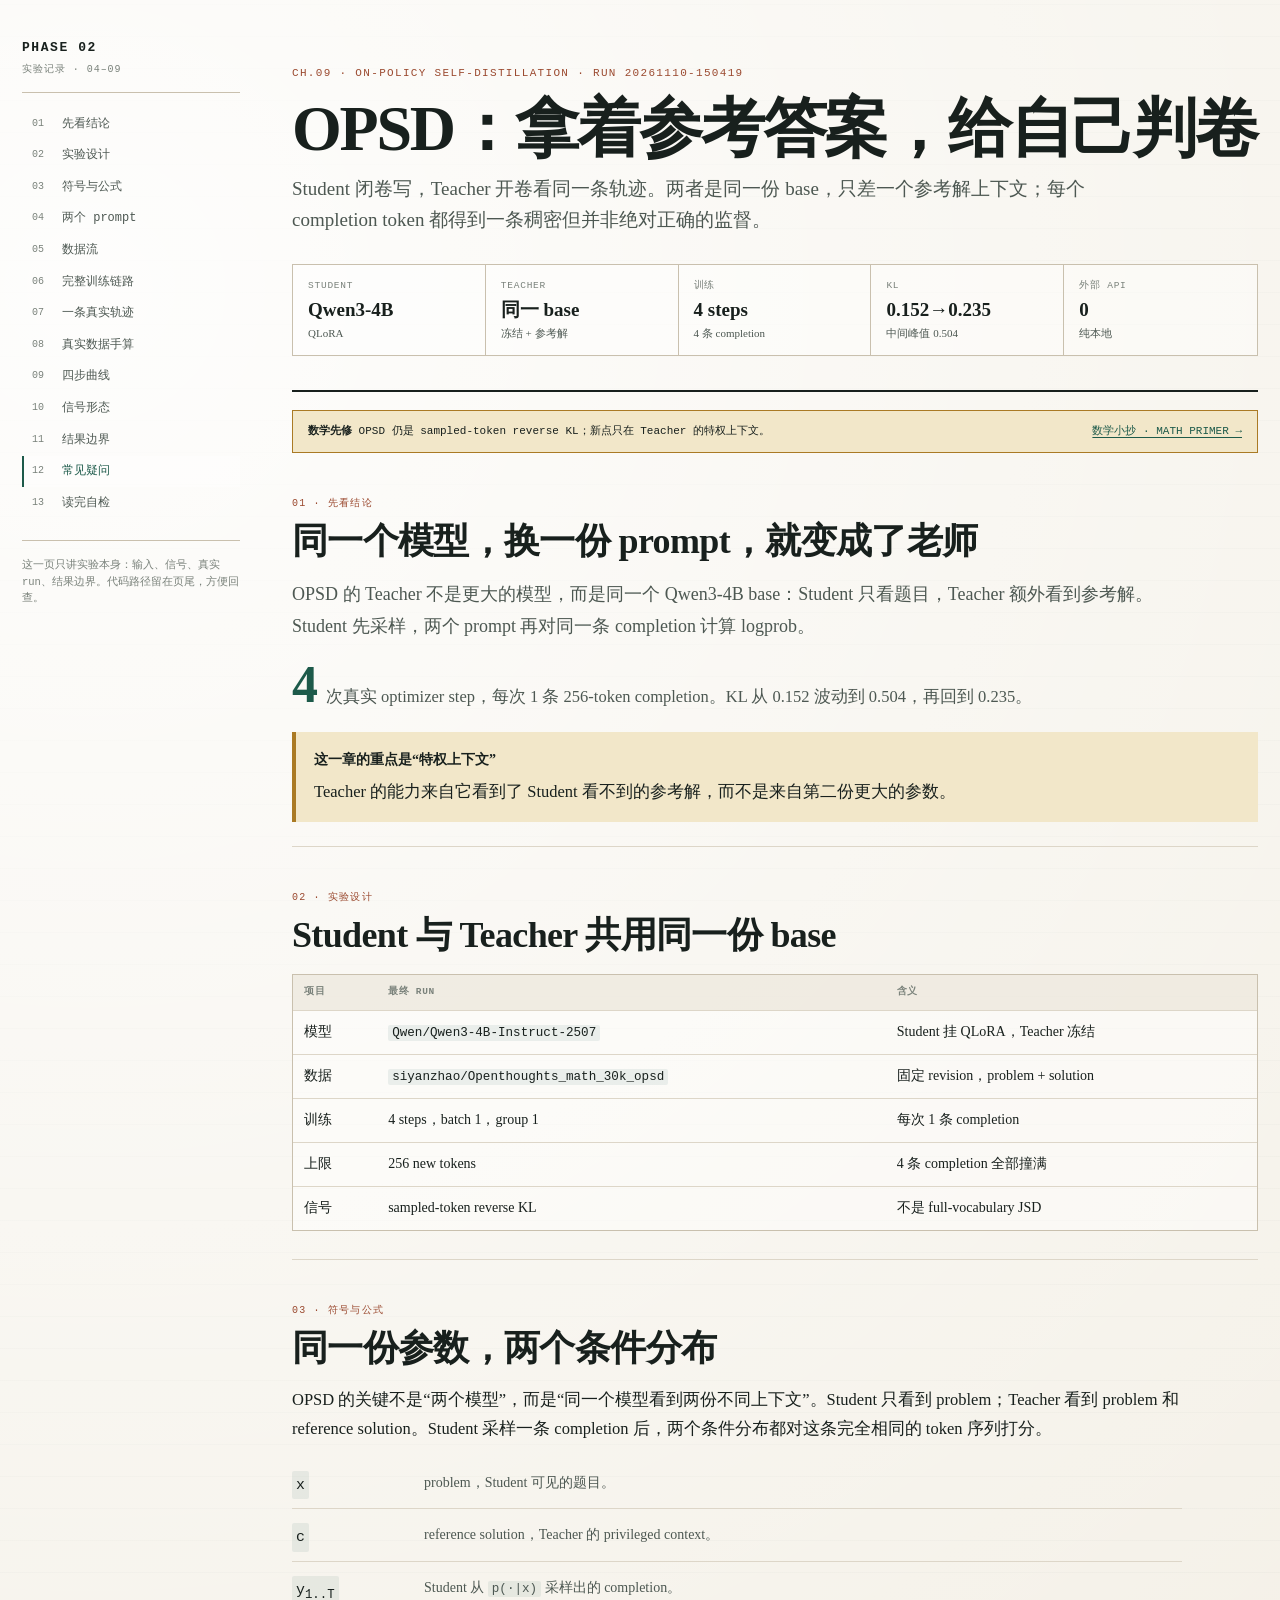
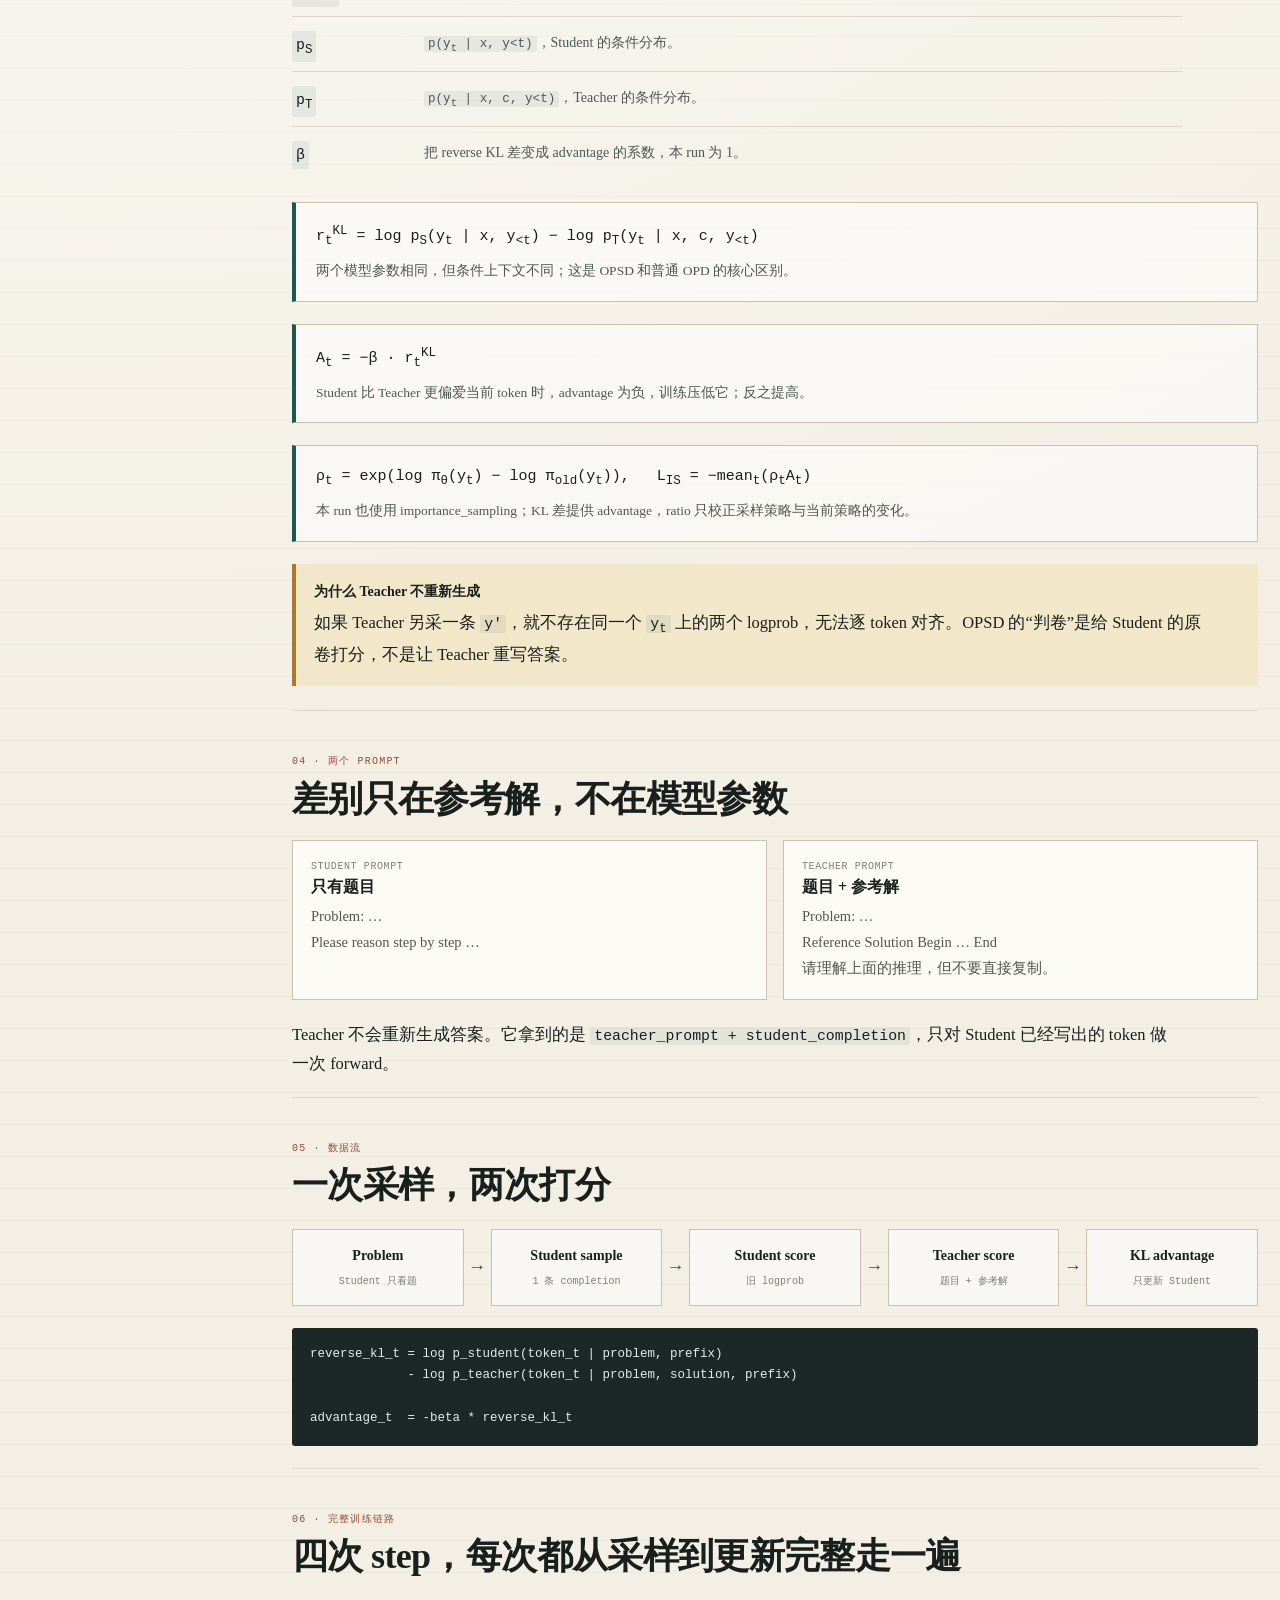
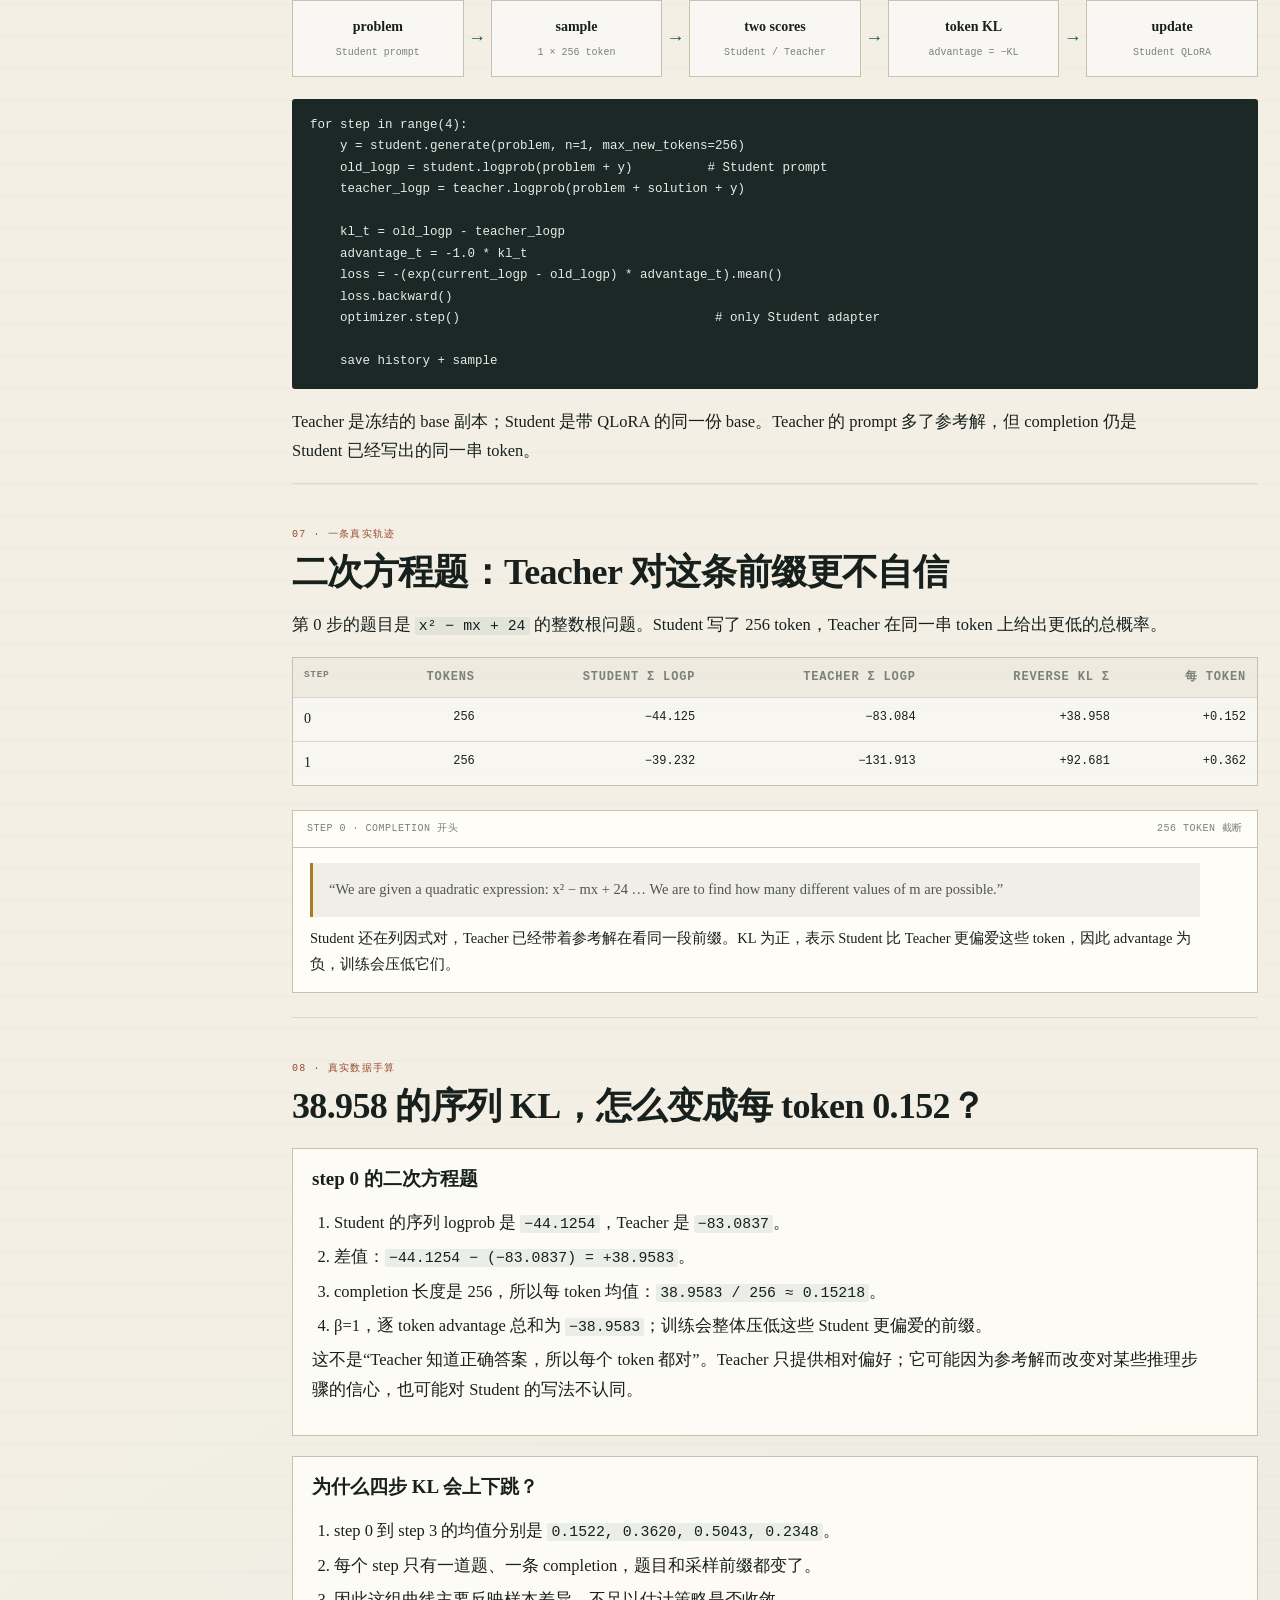
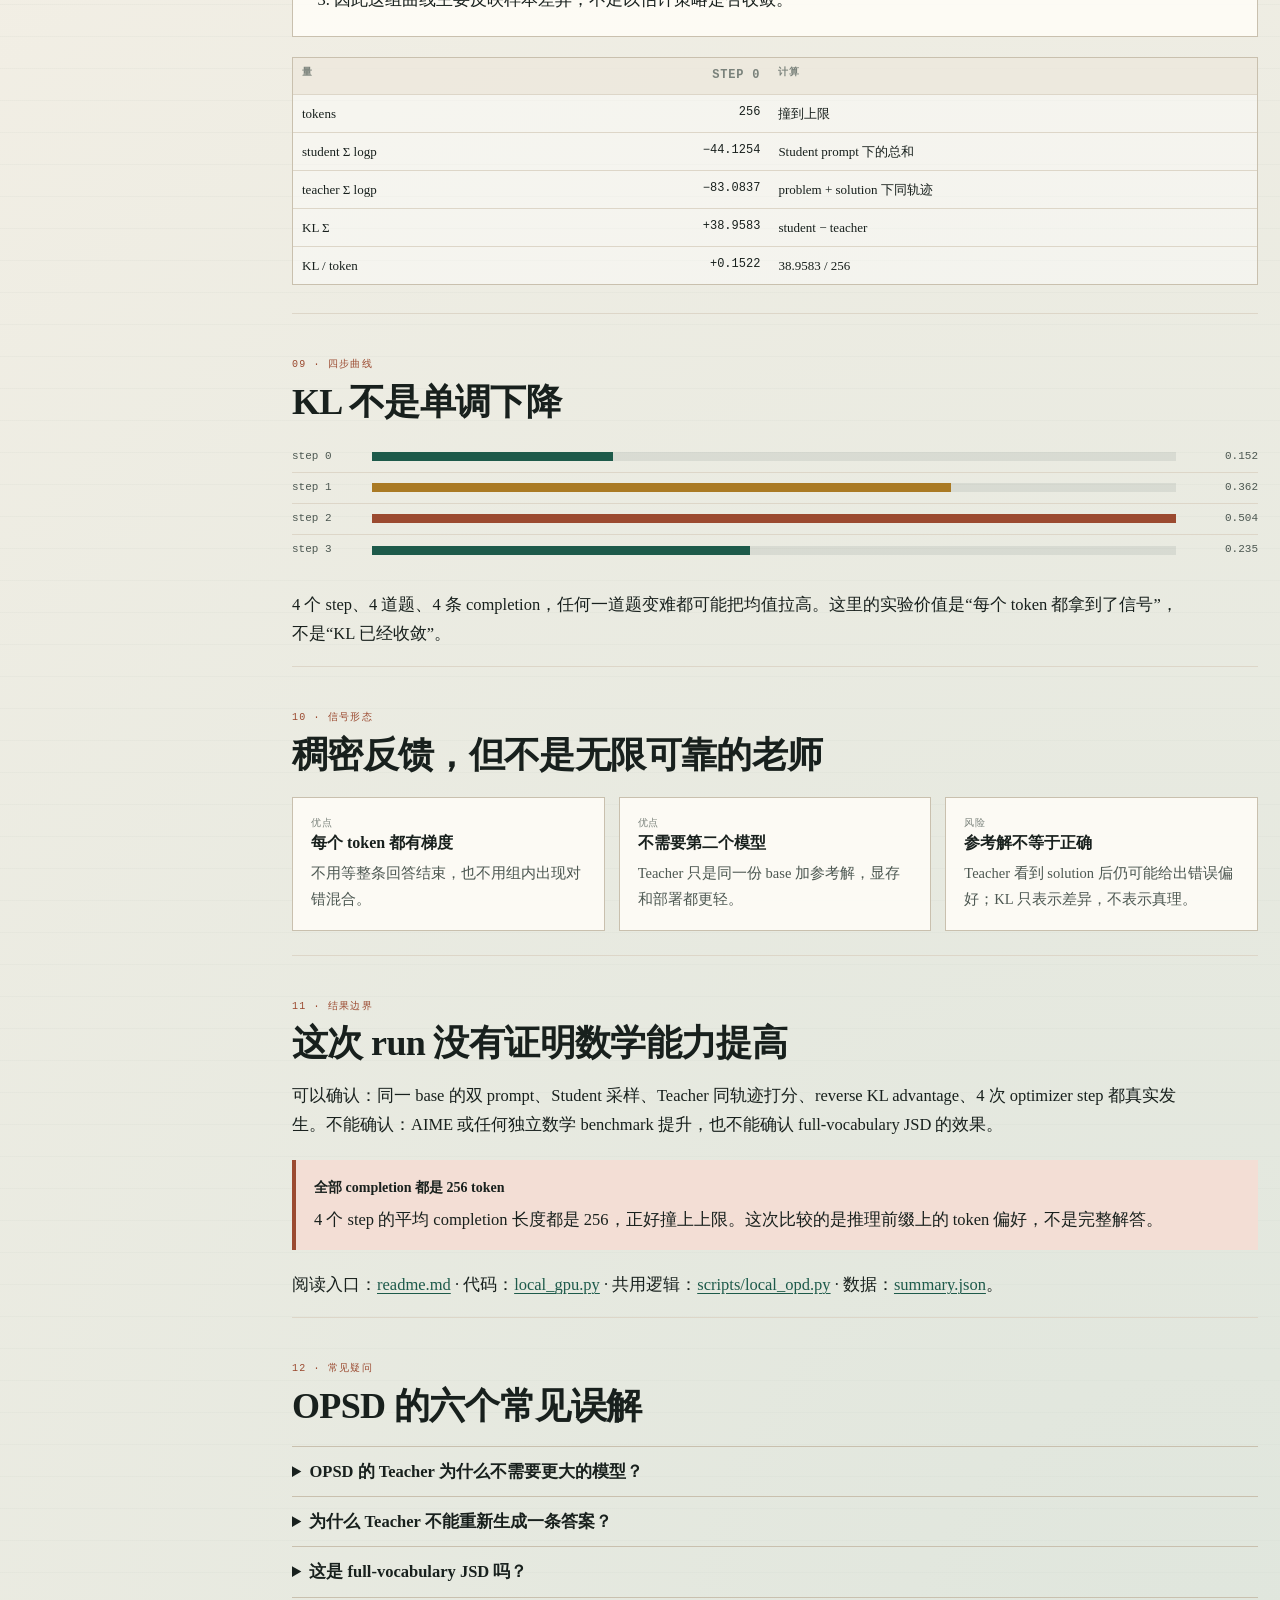
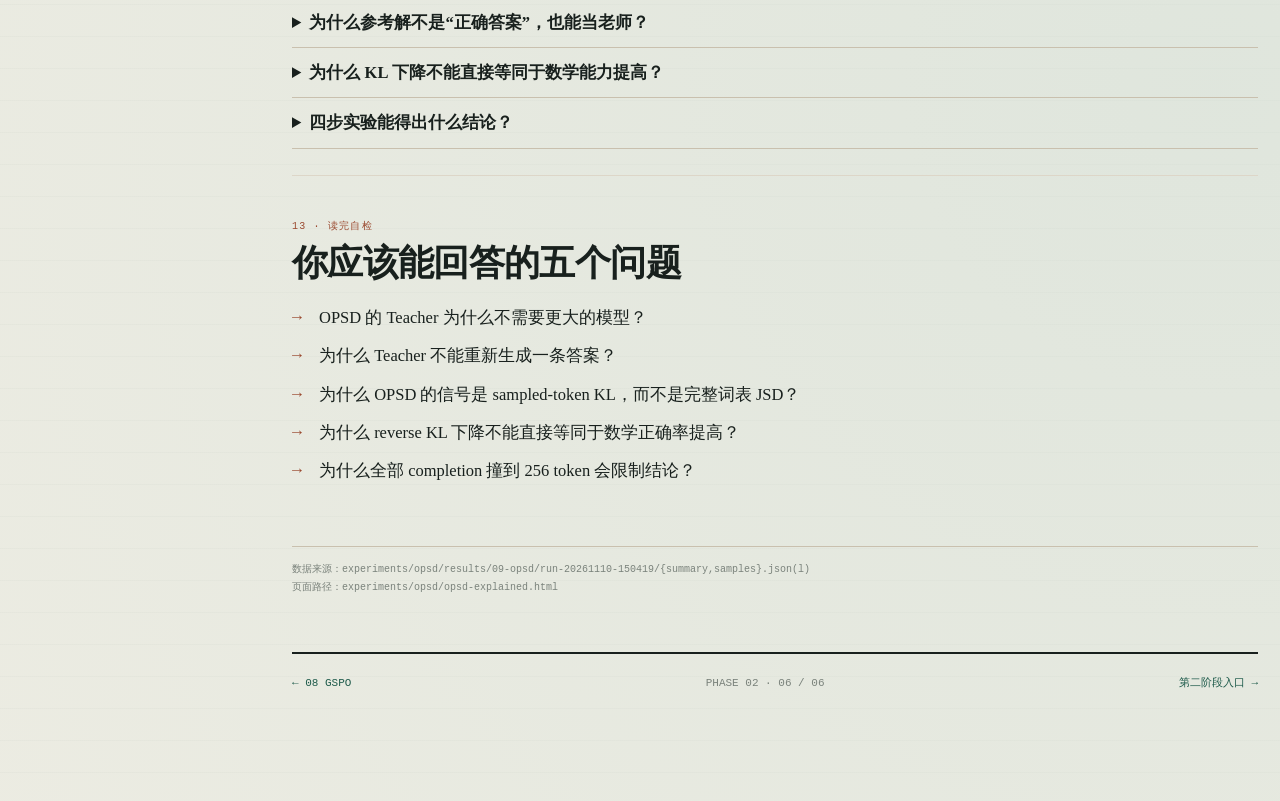
<file: experiments/opsd/opsd-explained.html>
<!doctype html>
<html lang="zh-CN">
<head>
<meta charset="utf-8">
<meta name="viewport" content="width=device-width, initial-scale=1">
<title>OPSD：拿着参考答案，给自己判卷 · 第二阶段实验记录</title>
<link rel="stylesheet" href="../phase-02/phase-02.css">
</head>
<body>
<div class="page">
<aside class="rail">
  <a class="brand" href="../phase-02/index.html"><b>PHASE 02</b><span>实验记录 · 04–09</span></a>
  <nav><ol><li><a href="#verdict">先看结论</a></li><li><a href="#design">实验设计</a></li><li><a href="#math">符号与公式</a></li><li><a href="#prompts">两个 prompt</a></li><li><a href="#flow">数据流</a></li><li><a href="#pipeline">完整训练链路</a></li><li><a href="#sample">一条真实轨迹</a></li><li><a href="#worked">真实数据手算</a></li><li><a href="#curve">四步曲线</a></li><li><a href="#dense">信号形态</a></li><li><a href="#limits">结果边界</a></li><li><a href="#faq">常见疑问</a></li><li><a href="#questions">读完自检</a></li></ol></nav>
  <div class="rail-note">这一页只讲实验本身：输入、信号、真实 run、结果边界。代码路径留在页尾，方便回查。</div>
</aside>
<main>
<header class="hero">
  <div class="kicker">CH.09 · ON-POLICY SELF-DISTILLATION · RUN 20261110-150419</div>
  <h1>OPSD：拿着参考答案，给自己判卷</h1>
  <p class="deck">Student 闭卷写，Teacher 开卷看同一条轨迹。两者是同一份 base，只差一个参考解上下文；每个 completion token 都得到一条稠密但并非绝对正确的监督。</p>
  <div class="metrics"><div class="metric"><span>Student</span><b>Qwen3-4B</b><small>QLoRA</small></div><div class="metric"><span>Teacher</span><b>同一 base</b><small>冻结 + 参考解</small></div><div class="metric"><span>训练</span><b>4 steps</b><small>4 条 completion</small></div><div class="metric"><span>KL</span><b>0.152→0.235</b><small>中间峰值 0.504</small></div><div class="metric"><span>外部 API</span><b>0</b><small>纯本地</small></div></div>
</header>
<div class="primer-banner"><span><b>数学先修</b> OPSD 仍是 sampled-token reverse KL；新点只在 Teacher 的特权上下文。</span><a href="../phase-02/math-primer.html">数学小抄 · MATH PRIMER →</a></div>

<section id="verdict">
<div class="eyebrow">01 · 先看结论</div>
<h2>同一个模型，换一份 prompt，就变成了老师</h2>
<p class="lede">OPSD 的 Teacher 不是更大的模型，而是同一个 Qwen3-4B base：Student 只看题目，Teacher 额外看到参考解。Student 先采样，两个 prompt 再对同一条 completion 计算 logprob。</p>
<div class="big-number"><b>4</b><span>次真实 optimizer step，每次 1 条 256-token completion。KL 从 0.152 波动到 0.504，再回到 0.235。</span></div>
<div class="callout note"><b>这一章的重点是“特权上下文”</b><p>Teacher 的能力来自它看到了 Student 看不到的参考解，而不是来自第二份更大的参数。</p></div>
</section>

<section id="design">
<div class="eyebrow">02 · 实验设计</div>
<h2>Student 与 Teacher 共用同一份 base</h2>
<div class="table-wrap"><table>
<tr><th>项目</th><th>最终 run</th><th>含义</th></tr>
<tr><td>模型</td><td><code>Qwen/Qwen3-4B-Instruct-2507</code></td><td>Student 挂 QLoRA，Teacher 冻结</td></tr>
<tr><td>数据</td><td><code>siyanzhao/Openthoughts_math_30k_opsd</code></td><td>固定 revision，problem + solution</td></tr>
<tr><td>训练</td><td>4 steps，batch 1，group 1</td><td>每次 1 条 completion</td></tr>
<tr><td>上限</td><td>256 new tokens</td><td>4 条 completion 全部撞满</td></tr>
<tr><td>信号</td><td>sampled-token reverse KL</td><td>不是 full-vocabulary JSD</td></tr>
</table></div>
</section>

<section id="math">
<div class="eyebrow">03 · 符号与公式</div>
<h2>同一份参数，两个条件分布</h2>
<p>OPSD 的关键不是“两个模型”，而是“同一个模型看到两份不同上下文”。Student 只看到 problem；Teacher 看到 problem 和 reference solution。Student 采样一条 completion 后，两个条件分布都对这条完全相同的 token 序列打分。</p>
<ul class="symbol-list">
  <li><code>x</code><span>problem，Student 可见的题目。</span></li>
  <li><code>c</code><span>reference solution，Teacher 的 privileged context。</span></li>
  <li><code>y<sub>1..T</sub></code><span>Student 从 <code>p(·|x)</code> 采样出的 completion。</span></li>
  <li><code>p<sub>S</sub></code><span><code>p(y<sub>t</sub> | x, y&lt;t)</code>，Student 的条件分布。</span></li>
  <li><code>p<sub>T</sub></code><span><code>p(y<sub>t</sub> | x, c, y&lt;t)</code>，Teacher 的条件分布。</span></li>
  <li><code>β</code><span>把 reverse KL 差变成 advantage 的系数，本 run 为 1。</span></li>
</ul>
<div class="equation"><div>r<sub>t</sub><sup>KL</sup> = log p<sub>S</sub>(y<sub>t</sub> | x, y<sub>&lt;t</sub>) − log p<sub>T</sub>(y<sub>t</sub> | x, c, y<sub>&lt;t</sub>)</div><small>两个模型参数相同，但条件上下文不同；这是 OPSD 和普通 OPD 的核心区别。</small></div>
<div class="equation"><div>A<sub>t</sub> = −β · r<sub>t</sub><sup>KL</sup></div><small>Student 比 Teacher 更偏爱当前 token 时，advantage 为负，训练压低它；反之提高。</small></div>
<div class="equation"><div>ρ<sub>t</sub> = exp(log π<sub>θ</sub>(y<sub>t</sub>) − log π<sub>old</sub>(y<sub>t</sub>)), &nbsp; L<sub>IS</sub> = −mean<sub>t</sub>(ρ<sub>t</sub>A<sub>t</sub>)</div><small>本 run 也使用 importance_sampling；KL 差提供 advantage，ratio 只校正采样策略与当前策略的变化。</small></div>
<div class="callout note"><b>为什么 Teacher 不重新生成</b><p>如果 Teacher 另采一条 <code>y'</code>，就不存在同一个 <code>y<sub>t</sub></code> 上的两个 logprob，无法逐 token 对齐。OPSD 的“判卷”是给 Student 的原卷打分，不是让 Teacher 重写答案。</p></div>
</section>

<section id="prompts">
<div class="eyebrow">04 · 两个 prompt</div>
<h2>差别只在参考解，不在模型参数</h2>
<div class="grid-2">
  <div class="card"><div class="tiny">Student prompt</div><h3>只有题目</h3><p>Problem: …<br>Please reason step by step …</p></div>
  <div class="card"><div class="tiny">Teacher prompt</div><h3>题目 + 参考解</h3><p>Problem: …<br>Reference Solution Begin … End<br>请理解上面的推理，但不要直接复制。</p></div>
</div>
<p>Teacher 不会重新生成答案。它拿到的是 <code>teacher_prompt + student_completion</code>，只对 Student 已经写出的 token 做一次 forward。</p>
</section>

<section id="flow">
<div class="eyebrow">05 · 数据流</div>
<h2>一次采样，两次打分</h2>
<div class="flow five">
  <div class="node"><b>Problem</b><span>Student 只看题</span></div><div class="arrow">→</div>
  <div class="node"><b>Student sample</b><span>1 条 completion</span></div><div class="arrow">→</div>
  <div class="node"><b>Student score</b><span>旧 logprob</span></div><div class="arrow">→</div>
  <div class="node"><b>Teacher score</b><span>题目 + 参考解</span></div><div class="arrow">→</div>
  <div class="node"><b>KL advantage</b><span>只更新 Student</span></div>
</div>
<pre><code>reverse_kl_t = log p_student(token_t | problem, prefix)
             - log p_teacher(token_t | problem, solution, prefix)

advantage_t  = -beta * reverse_kl_t</code></pre>
</section>

<section id="pipeline">
<div class="eyebrow">06 · 完整训练链路</div>
<h2>四次 step，每次都从采样到更新完整走一遍</h2>
<div class="flow five">
  <div class="node"><b>problem</b><span>Student prompt</span></div><div class="arrow">→</div>
  <div class="node"><b>sample</b><span>1 × 256 token</span></div><div class="arrow">→</div>
  <div class="node"><b>two scores</b><span>Student / Teacher</span></div><div class="arrow">→</div>
  <div class="node"><b>token KL</b><span>advantage = −KL</span></div><div class="arrow">→</div>
  <div class="node"><b>update</b><span>Student QLoRA</span></div>
</div>
<pre><code>for step in range(4):
    y = student.generate(problem, n=1, max_new_tokens=256)
    old_logp = student.logprob(problem + y)          # Student prompt
    teacher_logp = teacher.logprob(problem + solution + y)

    kl_t = old_logp - teacher_logp
    advantage_t = -1.0 * kl_t
    loss = -(exp(current_logp - old_logp) * advantage_t).mean()
    loss.backward()
    optimizer.step()                                  # only Student adapter

    save history + sample</code></pre>
<p>Teacher 是冻结的 base 副本；Student 是带 QLoRA 的同一份 base。Teacher 的 prompt 多了参考解，但 completion 仍是 Student 已经写出的同一串 token。</p>
</section>

<section id="sample">
<div class="eyebrow">07 · 一条真实轨迹</div>
<h2>二次方程题：Teacher 对这条前缀更不自信</h2>
<p>第 0 步的题目是 <code>x² − mx + 24</code> 的整数根问题。Student 写了 256 token，Teacher 在同一串 token 上给出更低的总概率。</p>
<div class="table-wrap"><table>
<tr><th>step</th><th class="num">tokens</th><th class="num">student Σ logp</th><th class="num">teacher Σ logp</th><th class="num">reverse KL Σ</th><th class="num">每 token</th></tr>
<tr><td>0</td><td class="num">256</td><td class="num">−44.125</td><td class="num">−83.084</td><td class="num">+38.958</td><td class="num">+0.152</td></tr>
<tr><td>1</td><td class="num">256</td><td class="num">−39.232</td><td class="num">−131.913</td><td class="num">+92.681</td><td class="num">+0.362</td></tr>
</table></div>
<div class="sample"><div class="sample-head"><span>step 0 · completion 开头</span><span>256 token 截断</span></div><div class="sample-body"><p class="quote">“We are given a quadratic expression: x² − mx + 24 … We are to find how many different values of m are possible.”</p><p>Student 还在列因式对，Teacher 已经带着参考解在看同一段前缀。KL 为正，表示 Student 比 Teacher 更偏爱这些 token，因此 advantage 为负，训练会压低它们。</p></div></div>
</section>

<section id="worked">
<div class="eyebrow">08 · 真实数据手算</div>
<h2>38.958 的序列 KL，怎么变成每 token 0.152？</h2>
<div class="worked">
<h3>step 0 的二次方程题</h3>
<ol>
  <li>Student 的序列 logprob 是 <code>−44.1254</code>，Teacher 是 <code>−83.0837</code>。</li>
  <li>差值：<code>−44.1254 − (−83.0837) = +38.9583</code>。</li>
  <li>completion 长度是 256，所以每 token 均值：<code>38.9583 / 256 ≈ 0.15218</code>。</li>
  <li>β=1，逐 token advantage 总和为 <code>−38.9583</code>；训练会整体压低这些 Student 更偏爱的前缀。</li>
</ol>
<p>这不是“Teacher 知道正确答案，所以每个 token 都对”。Teacher 只提供相对偏好；它可能因为参考解而改变对某些推理步骤的信心，也可能对 Student 的写法不认同。</p>
</div>
<div class="worked">
<h3>为什么四步 KL 会上下跳？</h3>
<ol>
  <li>step 0 到 step 3 的均值分别是 <code>0.1522, 0.3620, 0.5043, 0.2348</code>。</li>
  <li>每个 step 只有一道题、一条 completion，题目和采样前缀都变了。</li>
  <li>因此这组曲线主要反映样本差异，不足以估计策略是否收敛。</li>
</ol>
</div>
<div class="table-wrap"><table class="tiny-table">
<tr><th>量</th><th class="num">step 0</th><th>计算</th></tr>
<tr><td>tokens</td><td class="num">256</td><td>撞到上限</td></tr>
<tr><td>student Σ logp</td><td class="num">−44.1254</td><td>Student prompt 下的总和</td></tr>
<tr><td>teacher Σ logp</td><td class="num">−83.0837</td><td>problem + solution 下同轨迹</td></tr>
<tr><td>KL Σ</td><td class="num">+38.9583</td><td>student − teacher</td></tr>
<tr><td>KL / token</td><td class="num">+0.1522</td><td>38.9583 / 256</td></tr>
</table></div>
</section>

<section id="curve">
<div class="eyebrow">09 · 四步曲线</div>
<h2>KL 不是单调下降</h2>
<div class="bars">
  <div class="bar-row"><span class="bar-label">step 0</span><div class="bar-track"><div class="bar-fill" style="width:30%"></div></div><span class="bar-value">0.152</span></div>
  <div class="bar-row"><span class="bar-label">step 1</span><div class="bar-track"><div class="bar-fill gold" style="width:72%"></div></div><span class="bar-value">0.362</span></div>
  <div class="bar-row"><span class="bar-label">step 2</span><div class="bar-track"><div class="bar-fill rust" style="width:100%"></div></div><span class="bar-value">0.504</span></div>
  <div class="bar-row"><span class="bar-label">step 3</span><div class="bar-track"><div class="bar-fill" style="width:47%"></div></div><span class="bar-value">0.235</span></div>
</div>
<p>4 个 step、4 道题、4 条 completion，任何一道题变难都可能把均值拉高。这里的实验价值是“每个 token 都拿到了信号”，不是“KL 已经收敛”。</p>
</section>

<section id="dense">
<div class="eyebrow">10 · 信号形态</div>
<h2>稠密反馈，但不是无限可靠的老师</h2>
<div class="grid-3">
  <div class="card"><div class="tiny">优点</div><h3>每个 token 都有梯度</h3><p>不用等整条回答结束，也不用组内出现对错混合。</p></div>
  <div class="card"><div class="tiny">优点</div><h3>不需要第二个模型</h3><p>Teacher 只是同一份 base 加参考解，显存和部署都更轻。</p></div>
  <div class="card"><div class="tiny">风险</div><h3>参考解不等于正确</h3><p>Teacher 看到 solution 后仍可能给出错误偏好；KL 只表示差异，不表示真理。</p></div>
</div>
</section>

<section id="limits">
<div class="eyebrow">11 · 结果边界</div>
<h2>这次 run 没有证明数学能力提高</h2>
<p>可以确认：同一 base 的双 prompt、Student 采样、Teacher 同轨迹打分、reverse KL advantage、4 次 optimizer step 都真实发生。不能确认：AIME 或任何独立数学 benchmark 提升，也不能确认 full-vocabulary JSD 的效果。</p>
<div class="callout warn"><b>全部 completion 都是 256 token</b><p>4 个 step 的平均 completion 长度都是 256，正好撞上上限。这次比较的是推理前缀上的 token 偏好，不是完整解答。</p></div>
<p>阅读入口：<a href="./readme.md">readme.md</a> · 代码：<a href="./local_gpu.py">local_gpu.py</a> · 共用逻辑：<a href="../../scripts/local_opd.py">scripts/local_opd.py</a> · 数据：<a href="./results/09-opsd/run-20261110-150419/summary.json">summary.json</a>。</p>
</section>

<section id="faq">
<div class="eyebrow">12 · 常见疑问</div>
<h2>OPSD 的六个常见误解</h2>
<div class="faq">
<details><summary>OPSD 的 Teacher 为什么不需要更大的模型？</summary><p>Teacher 的优势来自额外的参考解上下文，而不是参数规模。同一份 4B base 在“题目 + 参考解”条件下，能给出和“只看题目”不同的 token 分布；这个差异就是训练信号。</p></details>
<details><summary>为什么 Teacher 不能重新生成一条答案？</summary><p>因为 KL 要逐 token 对齐。Teacher 必须对 Student 已经写出的同一个 <code>y<sub>t</sub></code> 打分；重新生成会换掉轨迹，无法把两个分布的差值落到同一位置。</p></details>
<details><summary>这是 full-vocabulary JSD 吗？</summary><p>不是。本地实现只在 Student 实际采样的 token 上计算 logprob 差，是 sampled-token reverse KL 估计；没有遍历完整词表，也没有 JSD 的对称项。</p></details>
<details><summary>为什么参考解不是“正确答案”，也能当老师？</summary><p>因为 OPSD 学的是条件分布变化，不是把参考解当唯一标签。Teacher 看到 solution 后可能更偏向某些推理路径；它仍然是概率模型，不是硬编码的判卷器。</p></details>
<details><summary>为什么 KL 下降不能直接等同于数学能力提高？</summary><p>KL 只衡量 Student 与 Teacher 的分布差。Student 可以变得更像 Teacher，但如果 Teacher 本身有偏差，或者训练只覆盖 256-token 前缀，独立数学正确率不一定提高。</p></details>
<details><summary>四步实验能得出什么结论？</summary><p>只能确认双 prompt、同轨迹打分、KL advantage、QLoRA backward 和产物保存都真实发生。不能确认数学 benchmark 提升，也不能证明 OPSD 优于其他蒸馏方法。</p></details>
</div>
</section>

<section id="questions">
<div class="eyebrow">13 · 读完自检</div>
<h2>你应该能回答的五个问题</h2>
<ul class="checklist">
  <li>OPSD 的 Teacher 为什么不需要更大的模型？</li>
  <li>为什么 Teacher 不能重新生成一条答案？</li>
  <li>为什么 OPSD 的信号是 sampled-token KL，而不是完整词表 JSD？</li>
  <li>为什么 reverse KL 下降不能直接等同于数学正确率提高？</li>
  <li>为什么全部 completion 撞到 256 token 会限制结论？</li>
</ul>
</section>

<footer class="meta">
  <div>数据来源：experiments/opsd/results/09-opsd/run-20261110-150419/{summary,samples}.json(l)</div>
  <div>页面路径：experiments/opsd/opsd-explained.html</div>
</footer>
<div class="pager">
  <a href="../gspo/gspo-explained.html">← 08 GSPO</a>
  <span>PHASE 02 · 06 / 06</span>
  <a href="../phase-02/index.html">第二阶段入口 →</a>
</div>
</main>
</div>
<script src="../phase-02/phase-02.js"></script>
</body>
</html>
</file>
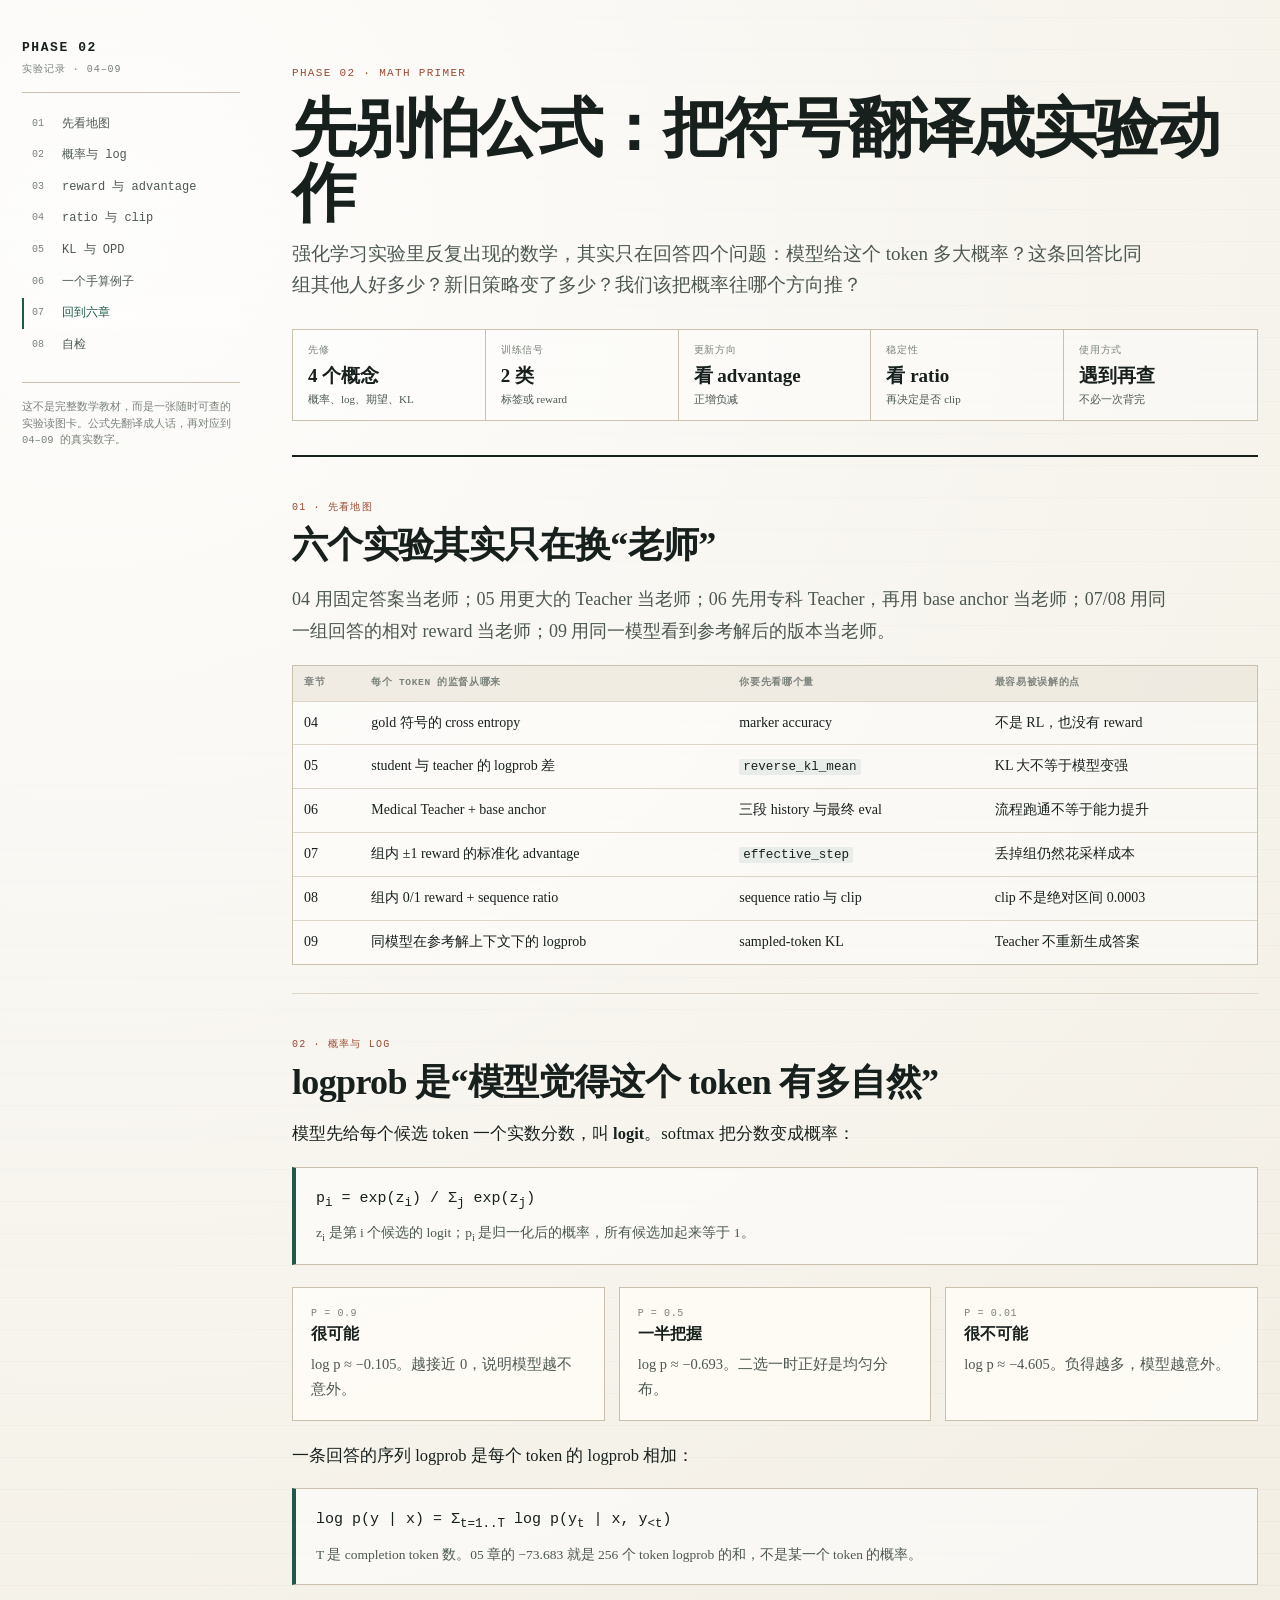
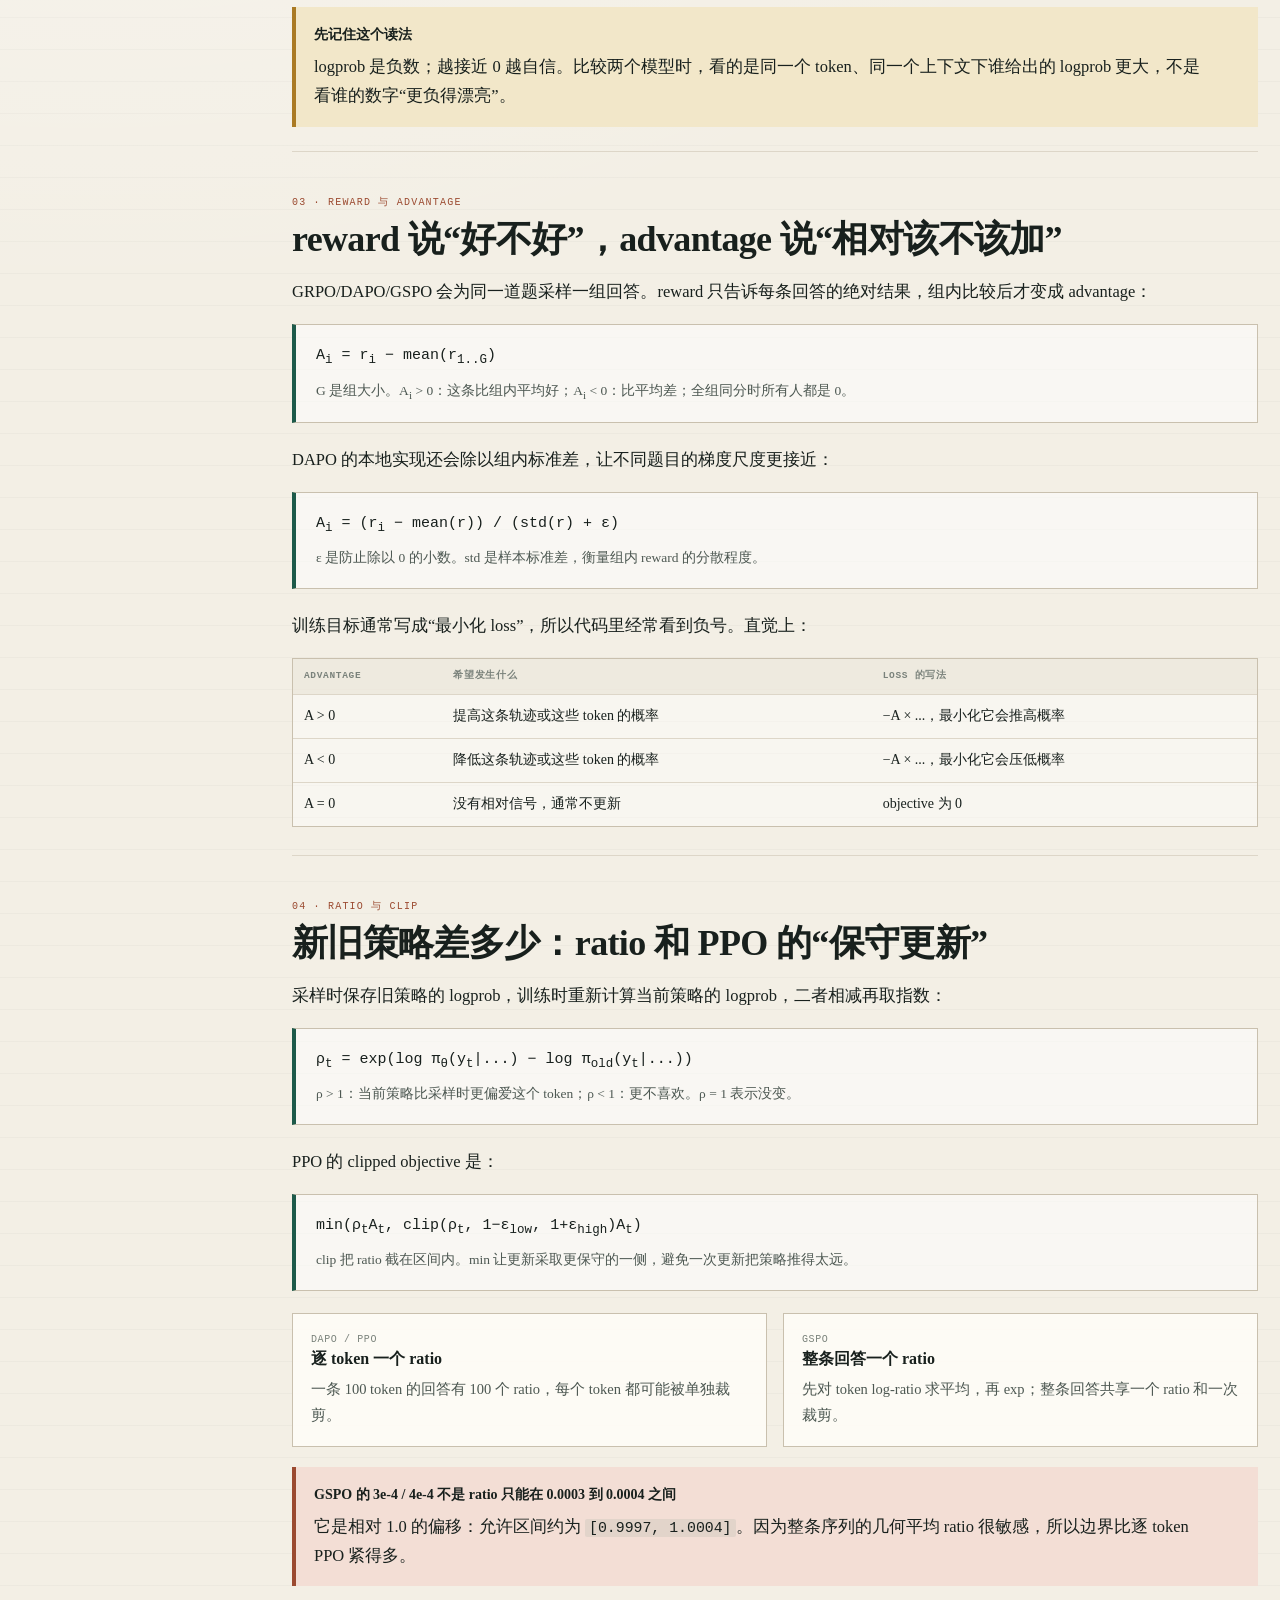
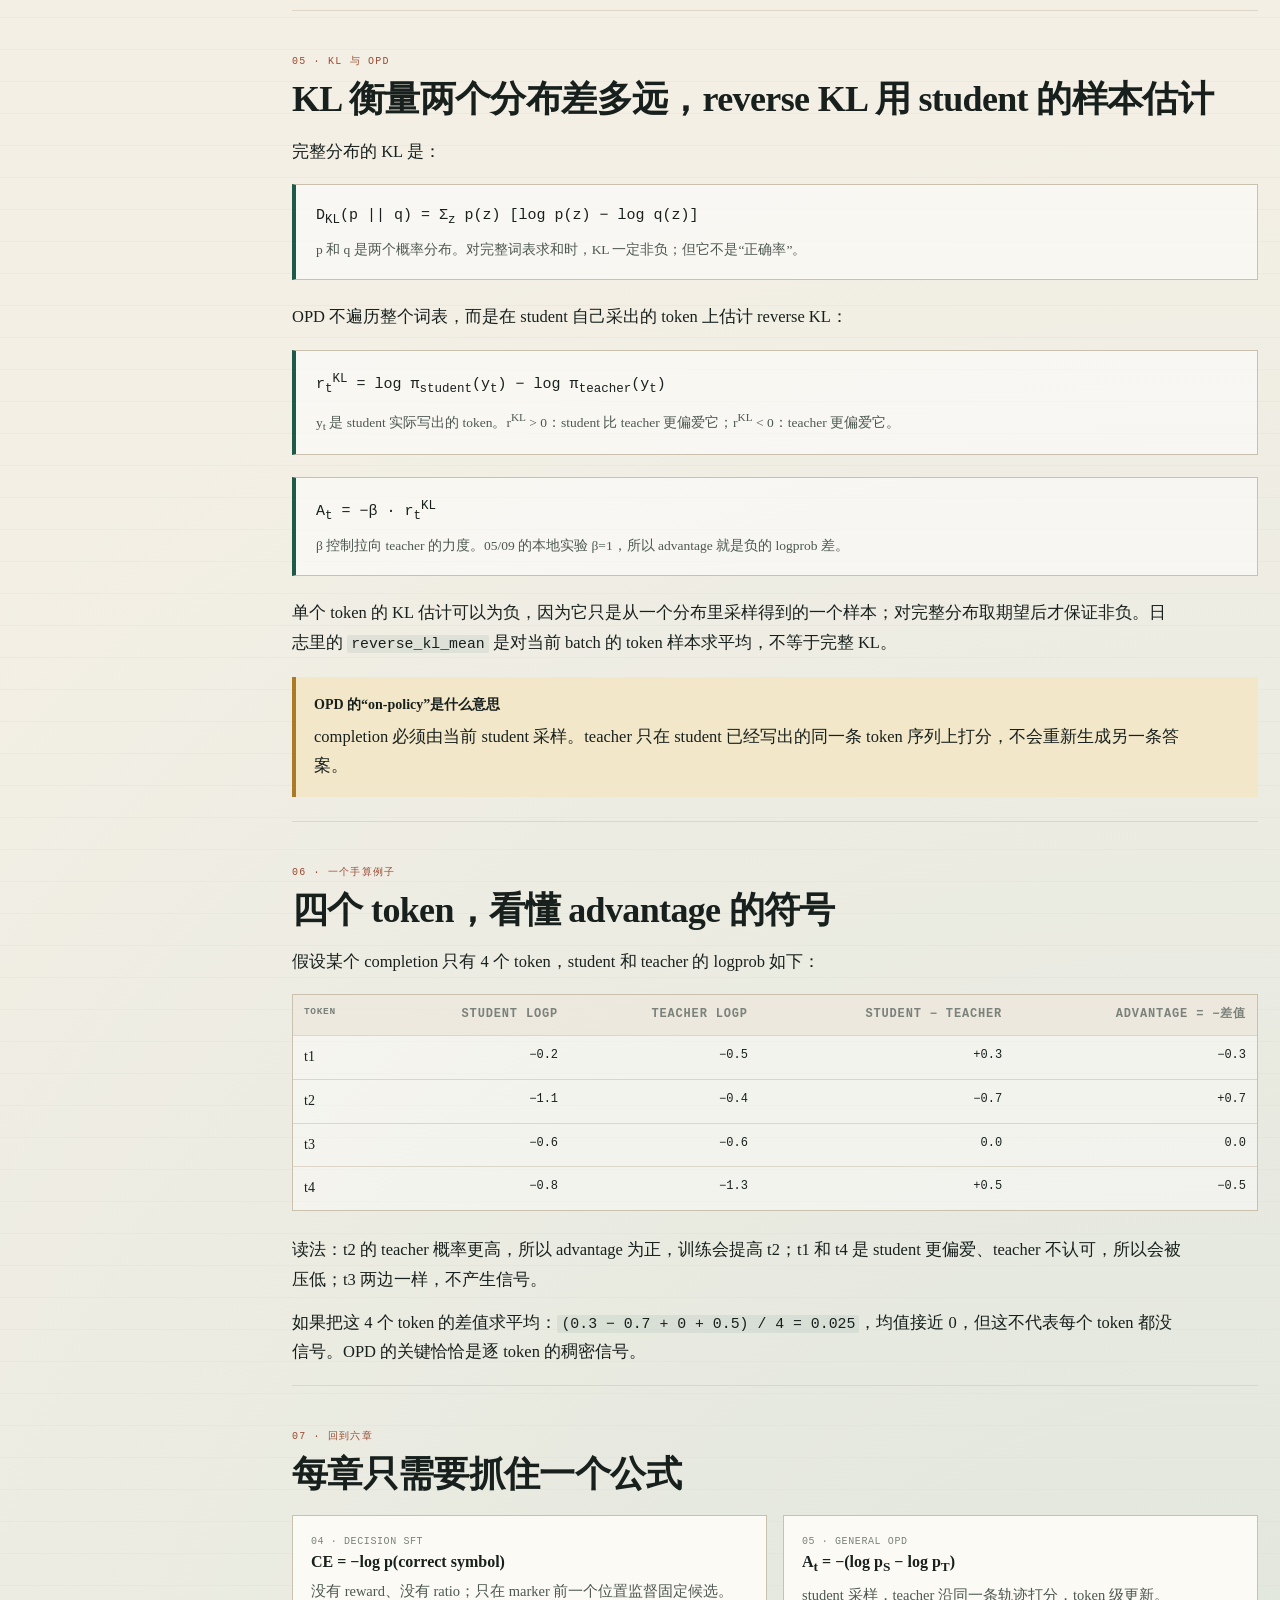
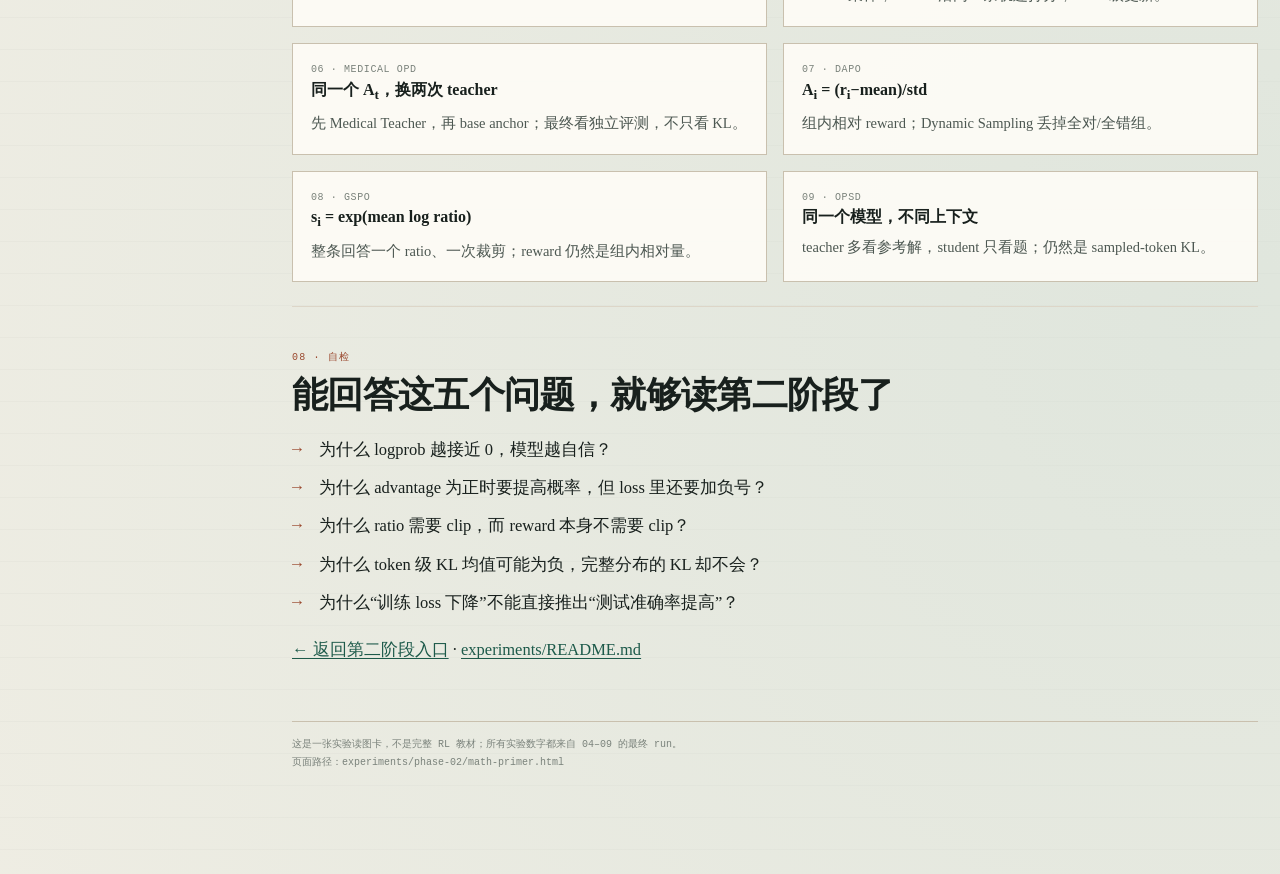
<file: experiments/phase-02/math-primer.html>
<!doctype html>
<html lang="zh-CN">
<head>
<meta charset="utf-8">
<meta name="viewport" content="width=device-width, initial-scale=1">
<title>数学小抄：读懂第二阶段实验 · agentic-rl-lab</title>
<link rel="stylesheet" href="./phase-02.css">
</head>
<body>
<div class="page">
<aside class="rail">
  <a class="brand" href="./index.html"><b>PHASE 02</b><span>实验记录 · 04–09</span></a>
  <nav><ol><li><a href="#map">先看地图</a></li><li><a href="#probability">概率与 log</a></li><li><a href="#advantage">reward 与 advantage</a></li><li><a href="#ratio">ratio 与 clip</a></li><li><a href="#kl">KL 与 OPD</a></li><li><a href="#toy">一个手算例子</a></li><li><a href="#chapters">回到六章</a></li><li><a href="#check">自检</a></li></ol></nav>
  <div class="rail-note">这不是完整数学教材，而是一张随时可查的实验读图卡。公式先翻译成人话，再对应到 04–09 的真实数字。</div>
</aside>
<main>
<header class="hero">
  <div class="kicker">PHASE 02 · MATH PRIMER</div>
  <h1>先别怕公式：把符号翻译成实验动作</h1>
  <p class="deck">强化学习实验里反复出现的数学，其实只在回答四个问题：模型给这个 token 多大概率？这条回答比同组其他人好多少？新旧策略变了多少？我们该把概率往哪个方向推？</p>
  <div class="metrics">
    <div class="metric"><span>先修</span><b>4 个概念</b><small>概率、log、期望、KL</small></div>
    <div class="metric"><span>训练信号</span><b>2 类</b><small>标签或 reward</small></div>
    <div class="metric"><span>更新方向</span><b>看 advantage</b><small>正增负减</small></div>
    <div class="metric"><span>稳定性</span><b>看 ratio</b><small>再决定是否 clip</small></div>
    <div class="metric"><span>使用方式</span><b>遇到再查</b><small>不必一次背完</small></div>
  </div>
</header>

<section id="map">
  <div class="eyebrow">01 · 先看地图</div>
  <h2>六个实验其实只在换“老师”</h2>
  <p class="lede">04 用固定答案当老师；05 用更大的 Teacher 当老师；06 先用专科 Teacher，再用 base anchor 当老师；07/08 用同一组回答的相对 reward 当老师；09 用同一模型看到参考解后的版本当老师。</p>
  <div class="table-wrap"><table>
    <tr><th>章节</th><th>每个 token 的监督从哪来</th><th>你要先看哪个量</th><th>最容易被误解的点</th></tr>
    <tr><td>04</td><td>gold 符号的 cross entropy</td><td>marker accuracy</td><td>不是 RL，也没有 reward</td></tr>
    <tr><td>05</td><td>student 与 teacher 的 logprob 差</td><td><code>reverse_kl_mean</code></td><td>KL 大不等于模型变强</td></tr>
    <tr><td>06</td><td>Medical Teacher + base anchor</td><td>三段 history 与最终 eval</td><td>流程跑通不等于能力提升</td></tr>
    <tr><td>07</td><td>组内 ±1 reward 的标准化 advantage</td><td><code>effective_step</code></td><td>丢掉组仍然花采样成本</td></tr>
    <tr><td>08</td><td>组内 0/1 reward + sequence ratio</td><td>sequence ratio 与 clip</td><td>clip 不是绝对区间 0.0003</td></tr>
    <tr><td>09</td><td>同模型在参考解上下文下的 logprob</td><td>sampled-token KL</td><td>Teacher 不重新生成答案</td></tr>
  </table></div>
</section>

<section id="probability">
  <div class="eyebrow">02 · 概率与 log</div>
  <h2>logprob 是“模型觉得这个 token 有多自然”</h2>
  <p>模型先给每个候选 token 一个实数分数，叫 <strong>logit</strong>。softmax 把分数变成概率：</p>
  <div class="equation"><div>p<sub>i</sub> = exp(z<sub>i</sub>) / Σ<sub>j</sub> exp(z<sub>j</sub>)</div><small>z<sub>i</sub> 是第 i 个候选的 logit；p<sub>i</sub> 是归一化后的概率，所有候选加起来等于 1。</small></div>
  <div class="grid-3">
    <div class="card"><div class="tiny">p = 0.9</div><h3>很可能</h3><p>log p ≈ −0.105。越接近 0，说明模型越不意外。</p></div>
    <div class="card"><div class="tiny">p = 0.5</div><h3>一半把握</h3><p>log p ≈ −0.693。二选一时正好是均匀分布。</p></div>
    <div class="card"><div class="tiny">p = 0.01</div><h3>很不可能</h3><p>log p ≈ −4.605。负得越多，模型越意外。</p></div>
  </div>
  <p>一条回答的序列 logprob 是每个 token 的 logprob 相加：</p>
  <div class="equation"><div>log p(y | x) = Σ<sub>t=1..T</sub> log p(y<sub>t</sub> | x, y<sub>&lt;t</sub>)</div><small>T 是 completion token 数。05 章的 −73.683 就是 256 个 token logprob 的和，不是某一个 token 的概率。</small></div>
  <div class="callout note"><b>先记住这个读法</b><p>logprob 是负数；越接近 0 越自信。比较两个模型时，看的是同一个 token、同一个上下文下谁给出的 logprob 更大，不是看谁的数字“更负得漂亮”。</p></div>
</section>

<section id="advantage">
  <div class="eyebrow">03 · reward 与 advantage</div>
  <h2>reward 说“好不好”，advantage 说“相对该不该加”</h2>
  <p>GRPO/DAPO/GSPO 会为同一道题采样一组回答。reward 只告诉每条回答的绝对结果，组内比较后才变成 advantage：</p>
  <div class="equation"><div>A<sub>i</sub> = r<sub>i</sub> − mean(r<sub>1..G</sub>)</div><small>G 是组大小。A<sub>i</sub> &gt; 0：这条比组内平均好；A<sub>i</sub> &lt; 0：比平均差；全组同分时所有人都是 0。</small></div>
  <p>DAPO 的本地实现还会除以组内标准差，让不同题目的梯度尺度更接近：</p>
  <div class="equation"><div>A<sub>i</sub> = (r<sub>i</sub> − mean(r)) / (std(r) + ε)</div><small>ε 是防止除以 0 的小数。std 是样本标准差，衡量组内 reward 的分散程度。</small></div>
  <p>训练目标通常写成“最小化 loss”，所以代码里经常看到负号。直觉上：</p>
  <div class="table-wrap"><table>
    <tr><th>advantage</th><th>希望发生什么</th><th>loss 的写法</th></tr>
    <tr><td>A &gt; 0</td><td>提高这条轨迹或这些 token 的概率</td><td>−A × ...，最小化它会推高概率</td></tr>
    <tr><td>A &lt; 0</td><td>降低这条轨迹或这些 token 的概率</td><td>−A × ...，最小化它会压低概率</td></tr>
    <tr><td>A = 0</td><td>没有相对信号，通常不更新</td><td>objective 为 0</td></tr>
  </table></div>
</section>

<section id="ratio">
  <div class="eyebrow">04 · ratio 与 clip</div>
  <h2>新旧策略差多少：ratio 和 PPO 的“保守更新”</h2>
  <p>采样时保存旧策略的 logprob，训练时重新计算当前策略的 logprob，二者相减再取指数：</p>
  <div class="equation"><div>ρ<sub>t</sub> = exp(log π<sub>θ</sub>(y<sub>t</sub>|...) − log π<sub>old</sub>(y<sub>t</sub>|...))</div><small>ρ &gt; 1：当前策略比采样时更偏爱这个 token；ρ &lt; 1：更不喜欢。ρ = 1 表示没变。</small></div>
  <p>PPO 的 clipped objective 是：</p>
  <div class="equation"><div>min(ρ<sub>t</sub>A<sub>t</sub>, clip(ρ<sub>t</sub>, 1−ε<sub>low</sub>, 1+ε<sub>high</sub>)A<sub>t</sub>)</div><small>clip 把 ratio 截在区间内。min 让更新采取更保守的一侧，避免一次更新把策略推得太远。</small></div>
  <div class="grid-2">
    <div class="card"><div class="tiny">DAPO / PPO</div><h3>逐 token 一个 ratio</h3><p>一条 100 token 的回答有 100 个 ratio，每个 token 都可能被单独裁剪。</p></div>
    <div class="card"><div class="tiny">GSPO</div><h3>整条回答一个 ratio</h3><p>先对 token log-ratio 求平均，再 exp；整条回答共享一个 ratio 和一次裁剪。</p></div>
  </div>
  <div class="callout warn"><b>GSPO 的 3e-4 / 4e-4 不是 ratio 只能在 0.0003 到 0.0004 之间</b><p>它是相对 1.0 的偏移：允许区间约为 <code>[0.9997, 1.0004]</code>。因为整条序列的几何平均 ratio 很敏感，所以边界比逐 token PPO 紧得多。</p></div>
</section>

<section id="kl">
  <div class="eyebrow">05 · KL 与 OPD</div>
  <h2>KL 衡量两个分布差多远，reverse KL 用 student 的样本估计</h2>
  <p>完整分布的 KL 是：</p>
  <div class="equation"><div>D<sub>KL</sub>(p || q) = Σ<sub>z</sub> p(z) [log p(z) − log q(z)]</div><small>p 和 q 是两个概率分布。对完整词表求和时，KL 一定非负；但它不是“正确率”。</small></div>
  <p>OPD 不遍历整个词表，而是在 student 自己采出的 token 上估计 reverse KL：</p>
  <div class="equation"><div>r<sub>t</sub><sup>KL</sup> = log π<sub>student</sub>(y<sub>t</sub>) − log π<sub>teacher</sub>(y<sub>t</sub>)</div><small>y<sub>t</sub> 是 student 实际写出的 token。r<sup>KL</sup> &gt; 0：student 比 teacher 更偏爱它；r<sup>KL</sup> &lt; 0：teacher 更偏爱它。</small></div>
  <div class="equation"><div>A<sub>t</sub> = −β · r<sub>t</sub><sup>KL</sup></div><small>β 控制拉向 teacher 的力度。05/09 的本地实验 β=1，所以 advantage 就是负的 logprob 差。</small></div>
  <p>单个 token 的 KL 估计可以为负，因为它只是从一个分布里采样得到的一个样本；对完整分布取期望后才保证非负。日志里的 <code>reverse_kl_mean</code> 是对当前 batch 的 token 样本求平均，不等于完整 KL。</p>
  <div class="callout note"><b>OPD 的“on-policy”是什么意思</b><p>completion 必须由当前 student 采样。teacher 只在 student 已经写出的同一条 token 序列上打分，不会重新生成另一条答案。</p></div>
</section>

<section id="toy">
  <div class="eyebrow">06 · 一个手算例子</div>
  <h2>四个 token，看懂 advantage 的符号</h2>
  <p>假设某个 completion 只有 4 个 token，student 和 teacher 的 logprob 如下：</p>
  <div class="table-wrap"><table>
    <tr><th>token</th><th class="num">student logp</th><th class="num">teacher logp</th><th class="num">student − teacher</th><th class="num">advantage = −差值</th></tr>
    <tr><td>t1</td><td class="num">−0.2</td><td class="num">−0.5</td><td class="num">+0.3</td><td class="num">−0.3</td></tr>
    <tr><td>t2</td><td class="num">−1.1</td><td class="num">−0.4</td><td class="num">−0.7</td><td class="num">+0.7</td></tr>
    <tr><td>t3</td><td class="num">−0.6</td><td class="num">−0.6</td><td class="num">0.0</td><td class="num">0.0</td></tr>
    <tr><td>t4</td><td class="num">−0.8</td><td class="num">−1.3</td><td class="num">+0.5</td><td class="num">−0.5</td></tr>
  </table></div>
  <p>读法：t2 的 teacher 概率更高，所以 advantage 为正，训练会提高 t2；t1 和 t4 是 student 更偏爱、teacher 不认可，所以会被压低；t3 两边一样，不产生信号。</p>
  <p>如果把这 4 个 token 的差值求平均：<code>(0.3 − 0.7 + 0 + 0.5) / 4 = 0.025</code>，均值接近 0，但这不代表每个 token 都没信号。OPD 的关键恰恰是逐 token 的稠密信号。</p>
</section>

<section id="chapters">
  <div class="eyebrow">07 · 回到六章</div>
  <h2>每章只需要抓住一个公式</h2>
  <div class="grid-2">
    <div class="card"><div class="tiny">04 · DECISION SFT</div><h3>CE = −log p(correct symbol)</h3><p>没有 reward、没有 ratio；只在 marker 前一个位置监督固定候选。</p></div>
    <div class="card"><div class="tiny">05 · GENERAL OPD</div><h3>A<sub>t</sub> = −(log p<sub>S</sub> − log p<sub>T</sub>)</h3><p>student 采样，teacher 沿同一条轨迹打分，token 级更新。</p></div>
    <div class="card"><div class="tiny">06 · MEDICAL OPD</div><h3>同一个 A<sub>t</sub>，换两次 teacher</h3><p>先 Medical Teacher，再 base anchor；最终看独立评测，不只看 KL。</p></div>
    <div class="card"><div class="tiny">07 · DAPO</div><h3>A<sub>i</sub> = (r<sub>i</sub>−mean)/std</h3><p>组内相对 reward；Dynamic Sampling 丢掉全对/全错组。</p></div>
    <div class="card"><div class="tiny">08 · GSPO</div><h3>s<sub>i</sub> = exp(mean log ratio)</h3><p>整条回答一个 ratio、一次裁剪；reward 仍然是组内相对量。</p></div>
    <div class="card"><div class="tiny">09 · OPSD</div><h3>同一个模型，不同上下文</h3><p>teacher 多看参考解，student 只看题；仍然是 sampled-token KL。</p></div>
  </div>
</section>

<section id="check">
  <div class="eyebrow">08 · 自检</div>
  <h2>能回答这五个问题，就够读第二阶段了</h2>
  <ul class="checklist">
    <li>为什么 logprob 越接近 0，模型越自信？</li>
    <li>为什么 advantage 为正时要提高概率，但 loss 里还要加负号？</li>
    <li>为什么 ratio 需要 clip，而 reward 本身不需要 clip？</li>
    <li>为什么 token 级 KL 均值可能为负，完整分布的 KL 却不会？</li>
    <li>为什么“训练 loss 下降”不能直接推出“测试准确率提高”？</li>
  </ul>
  <p><a href="./index.html">← 返回第二阶段入口</a> · <a href="../README.md">experiments/README.md</a></p>
</section>

<footer class="meta"><div>这是一张实验读图卡，不是完整 RL 教材；所有实验数字都来自 04–09 的最终 run。</div><div>页面路径：experiments/phase-02/math-primer.html</div></footer>
</main>
</div>
<script src="./phase-02.js"></script>
</body>
</html>
</file>
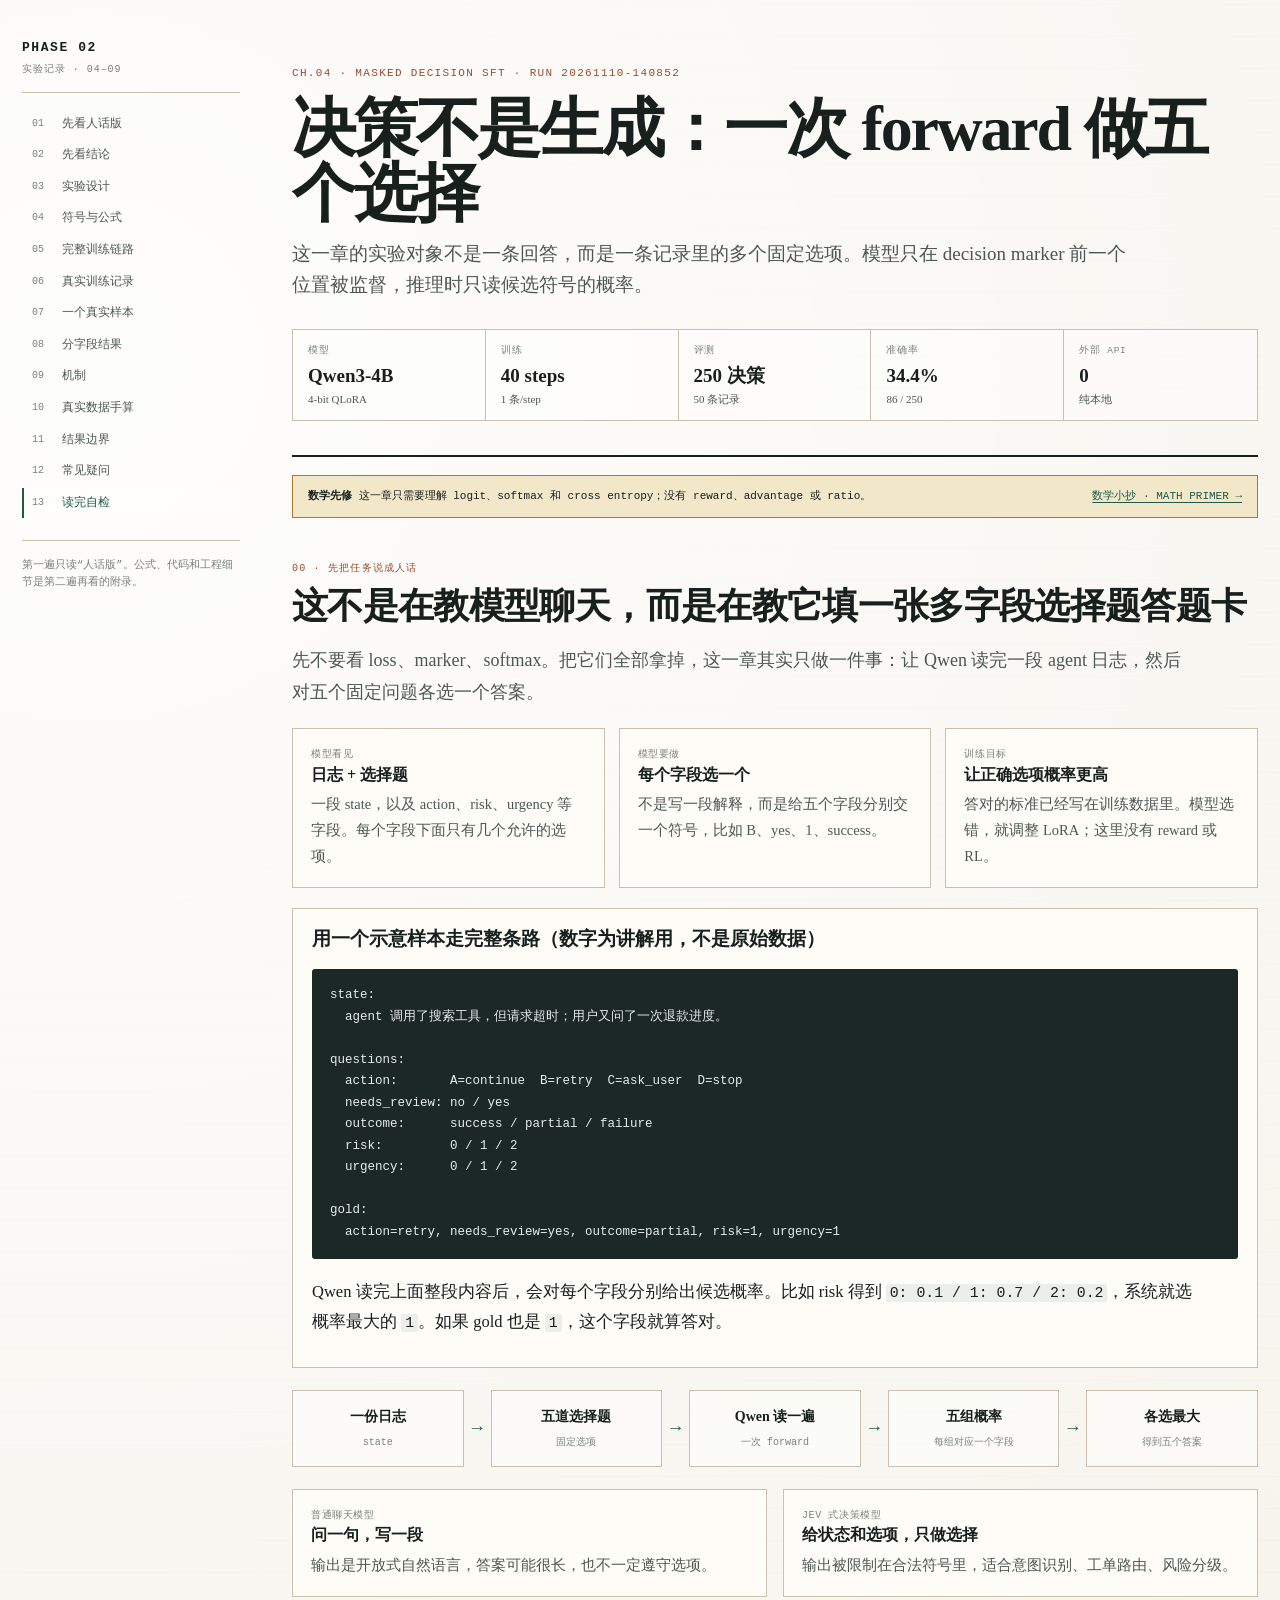
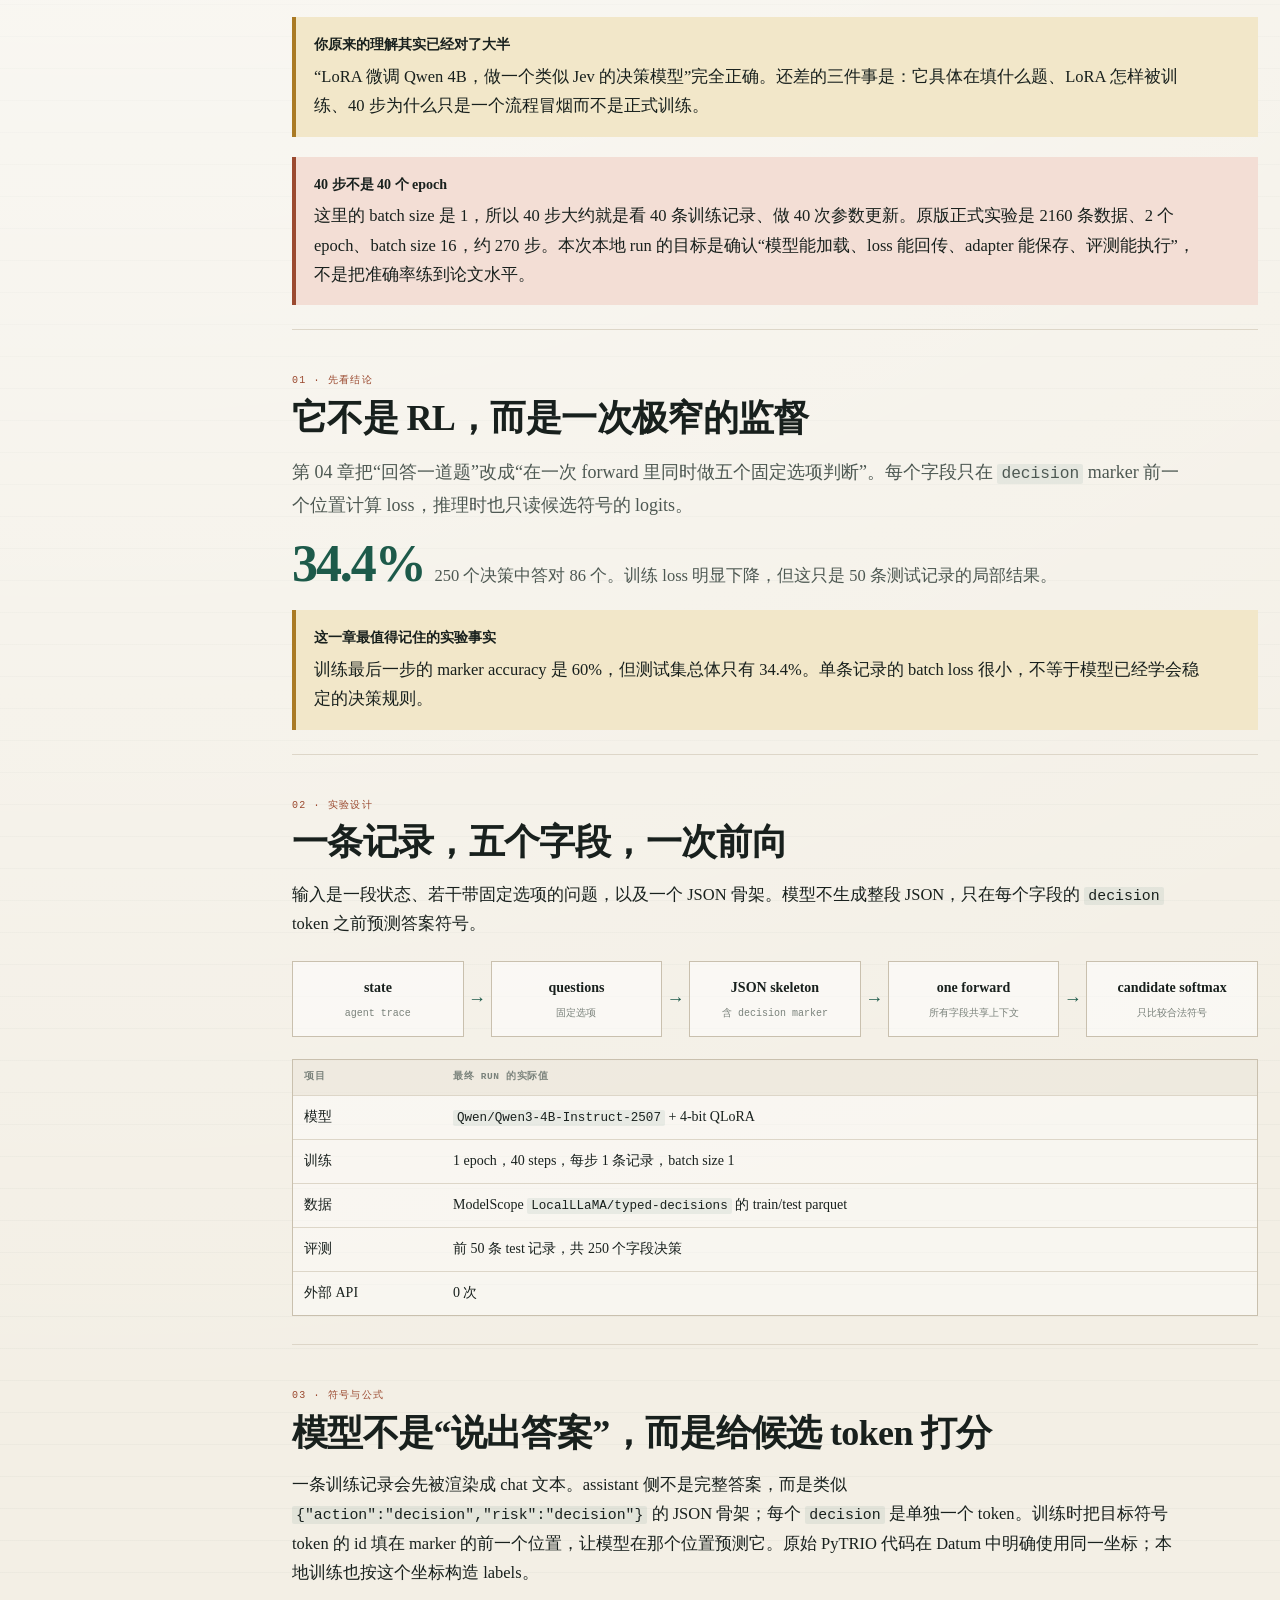
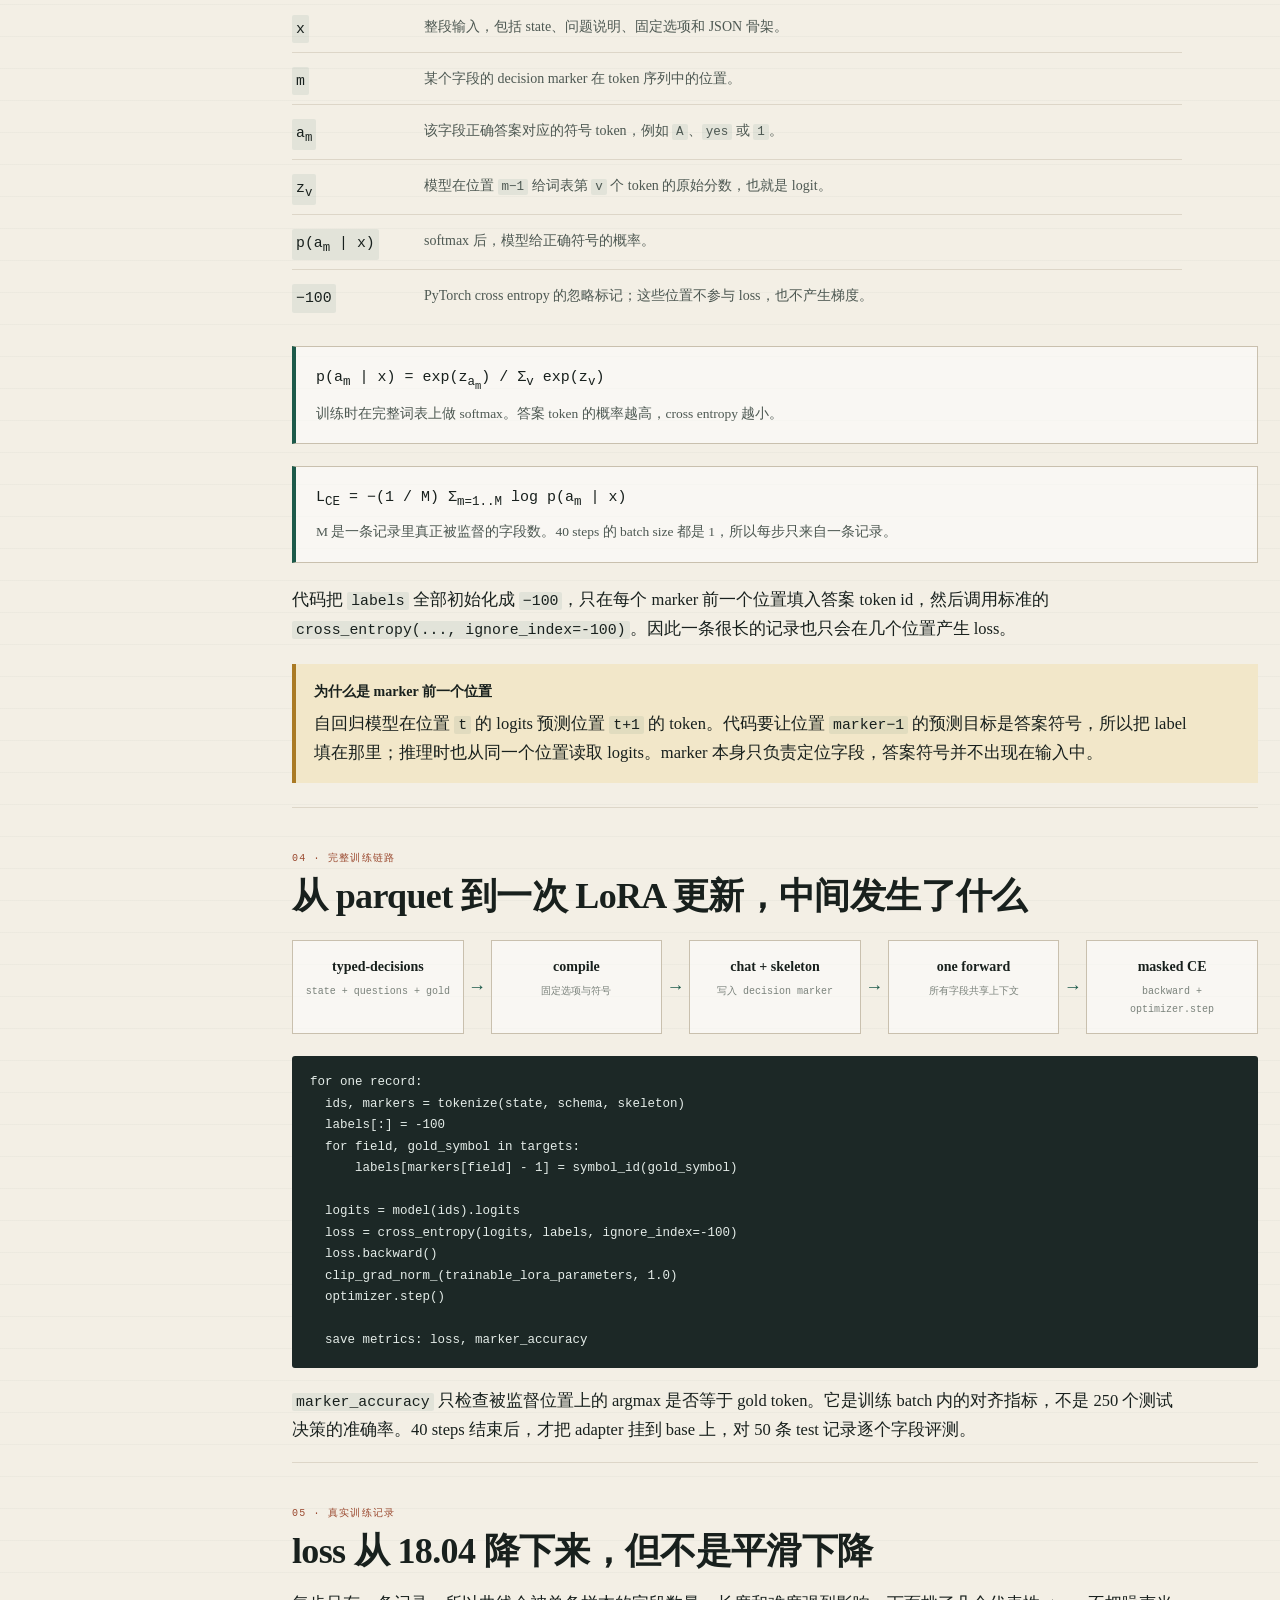
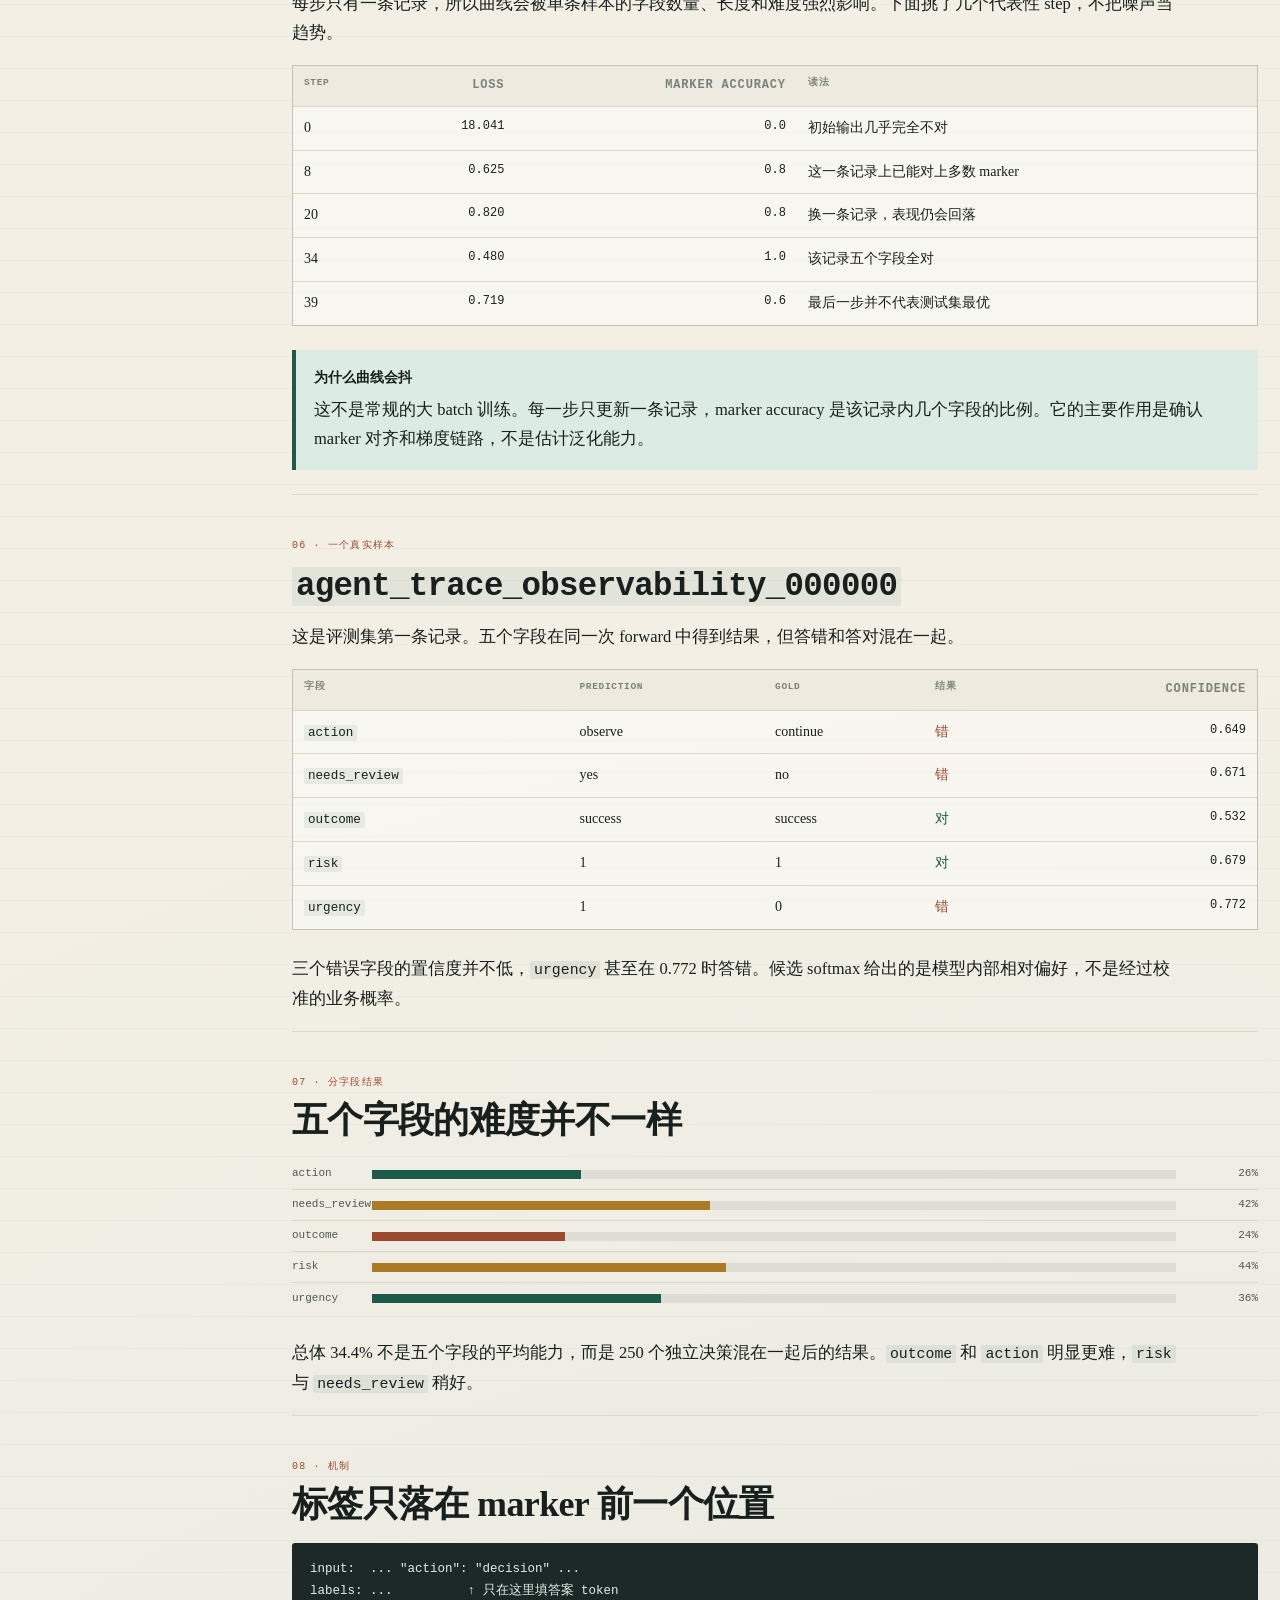
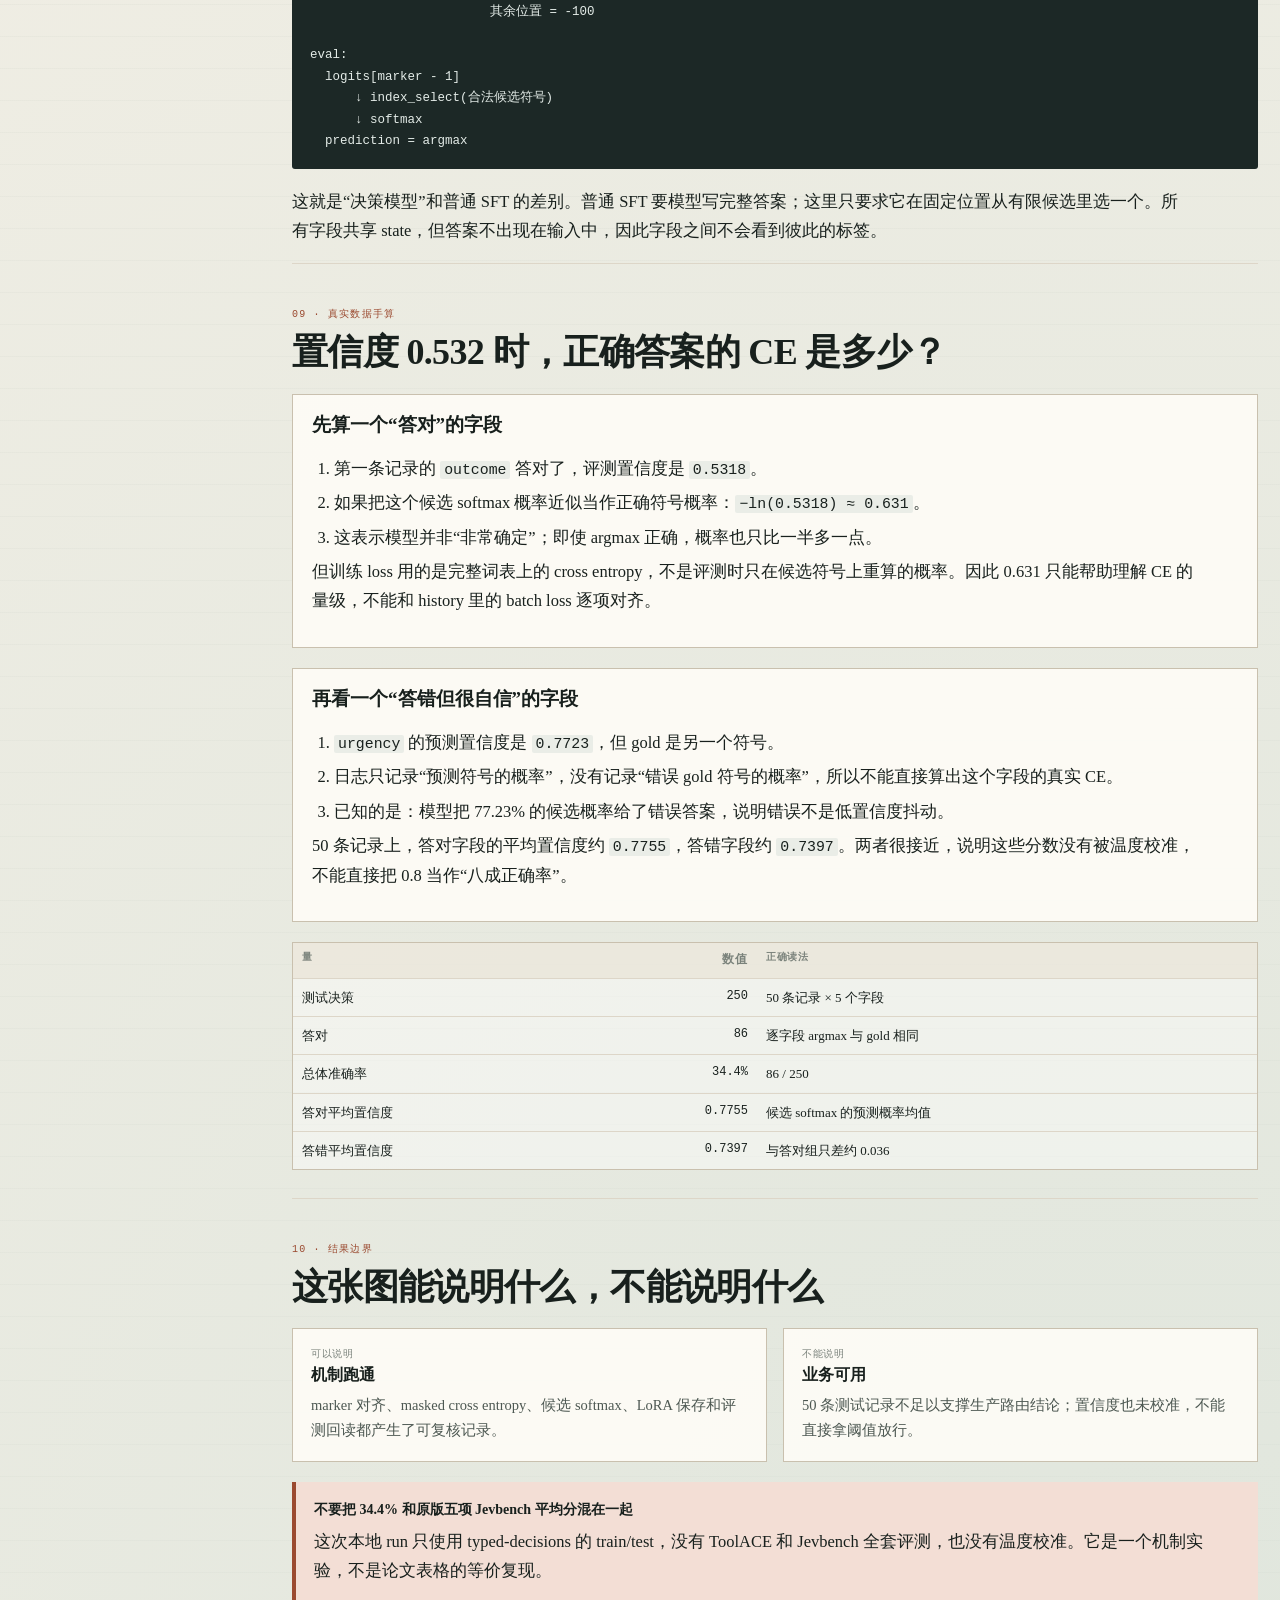
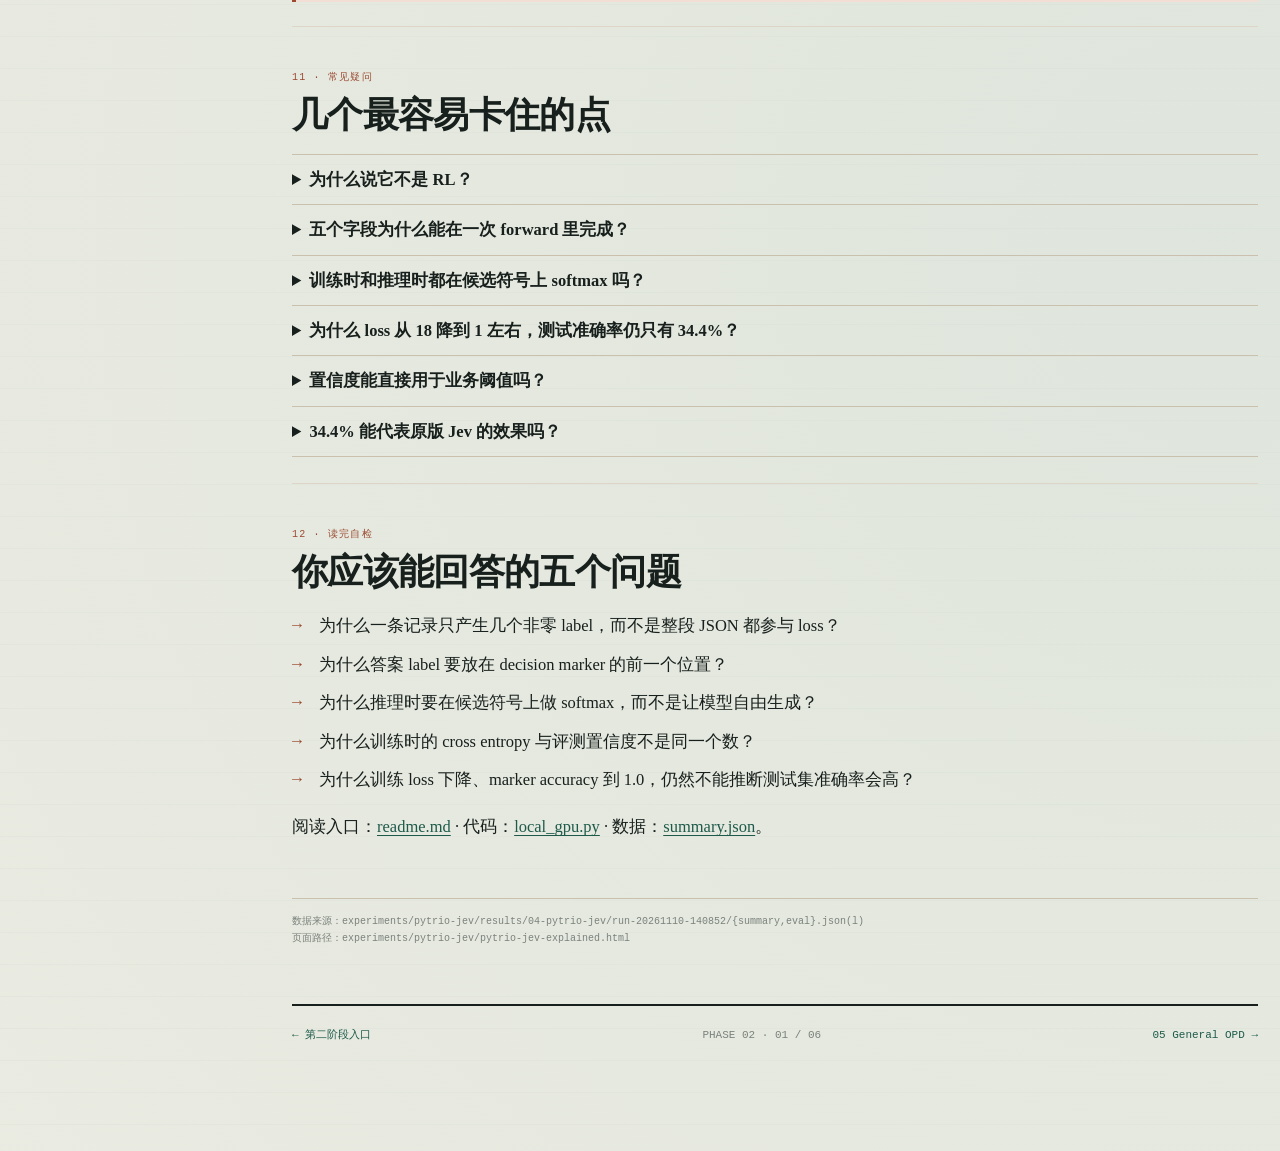
<file: experiments/pytrio-jev/pytrio-jev-explained.html>
<!doctype html>
<html lang="zh-CN">
<head>
<meta charset="utf-8">
<meta name="viewport" content="width=device-width, initial-scale=1">
<title>决策不是生成：一次 forward 做五个选择 · 第二阶段实验记录</title>
<link rel="stylesheet" href="../phase-02/phase-02.css">
</head>
<body>
<div class="page">
<aside class="rail">
  <a class="brand" href="../phase-02/index.html"><b>PHASE 02</b><span>实验记录 · 04–09</span></a>
  <nav><ol><li><a href="#plain">先看人话版</a></li><li><a href="#verdict">先看结论</a></li><li><a href="#design">实验设计</a></li><li><a href="#math">符号与公式</a></li><li><a href="#pipeline">完整训练链路</a></li><li><a href="#curve">真实训练记录</a></li><li><a href="#sample">一个真实样本</a></li><li><a href="#fields">分字段结果</a></li><li><a href="#mechanism">机制</a></li><li><a href="#worked">真实数据手算</a></li><li><a href="#limits">结果边界</a></li><li><a href="#faq">常见疑问</a></li><li><a href="#questions">读完自检</a></li></ol></nav>
  <div class="rail-note">第一遍只读“人话版”。公式、代码和工程细节是第二遍再看的附录。</div>
</aside>
<main>
<header class="hero">
  <div class="kicker">CH.04 · MASKED DECISION SFT · RUN 20261110-140852</div>
  <h1>决策不是生成：一次 forward 做五个选择</h1>
  <p class="deck">这一章的实验对象不是一条回答，而是一条记录里的多个固定选项。模型只在 decision marker 前一个位置被监督，推理时只读候选符号的概率。</p>
  <div class="metrics"><div class="metric"><span>模型</span><b>Qwen3-4B</b><small>4-bit QLoRA</small></div><div class="metric"><span>训练</span><b>40 steps</b><small>1 条/step</small></div><div class="metric"><span>评测</span><b>250 决策</b><small>50 条记录</small></div><div class="metric"><span>准确率</span><b>34.4%</b><small>86 / 250</small></div><div class="metric"><span>外部 API</span><b>0</b><small>纯本地</small></div></div>
</header>
<div class="primer-banner"><span><b>数学先修</b> 这一章只需要理解 logit、softmax 和 cross entropy；没有 reward、advantage 或 ratio。</span><a href="../phase-02/math-primer.html">数学小抄 · MATH PRIMER →</a></div>

<section id="plain">
<div class="eyebrow">00 · 先把任务说成人话</div>
<h2>这不是在教模型聊天，而是在教它填一张多字段选择题答题卡</h2>
<p class="lede">先不要看 loss、marker、softmax。把它们全部拿掉，这一章其实只做一件事：让 Qwen 读完一段 agent 日志，然后对五个固定问题各选一个答案。</p>
<div class="grid-3">
  <div class="card"><div class="tiny">模型看见</div><h3>日志 + 选择题</h3><p>一段 state，以及 action、risk、urgency 等字段。每个字段下面只有几个允许的选项。</p></div>
  <div class="card"><div class="tiny">模型要做</div><h3>每个字段选一个</h3><p>不是写一段解释，而是给五个字段分别交一个符号，比如 B、yes、1、success。</p></div>
  <div class="card"><div class="tiny">训练目标</div><h3>让正确选项概率更高</h3><p>答对的标准已经写在训练数据里。模型选错，就调整 LoRA；这里没有 reward 或 RL。</p></div>
</div>
<div class="worked">
<h3>用一个示意样本走完整条路（数字为讲解用，不是原始数据）</h3>
<pre><code>state:
  agent 调用了搜索工具，但请求超时；用户又问了一次退款进度。

questions:
  action:       A=continue  B=retry  C=ask_user  D=stop
  needs_review: no / yes
  outcome:      success / partial / failure
  risk:         0 / 1 / 2
  urgency:      0 / 1 / 2

gold:
  action=retry, needs_review=yes, outcome=partial, risk=1, urgency=1</code></pre>
<p>Qwen 读完上面整段内容后，会对每个字段分别给出候选概率。比如 risk 得到 <code>0: 0.1 / 1: 0.7 / 2: 0.2</code>，系统就选概率最大的 <code>1</code>。如果 gold 也是 <code>1</code>，这个字段就算答对。</p>
</div>
<div class="flow five">
  <div class="node"><b>一份日志</b><span>state</span></div><div class="arrow">→</div>
  <div class="node"><b>五道选择题</b><span>固定选项</span></div><div class="arrow">→</div>
  <div class="node"><b>Qwen 读一遍</b><span>一次 forward</span></div><div class="arrow">→</div>
  <div class="node"><b>五组概率</b><span>每组对应一个字段</span></div><div class="arrow">→</div>
  <div class="node"><b>各选最大</b><span>得到五个答案</span></div>
</div>
<div class="grid-2">
  <div class="card"><div class="tiny">普通聊天模型</div><h3>问一句，写一段</h3><p>输出是开放式自然语言，答案可能很长，也不一定遵守选项。</p></div>
  <div class="card"><div class="tiny">Jev 式决策模型</div><h3>给状态和选项，只做选择</h3><p>输出被限制在合法符号里，适合意图识别、工单路由、风险分级。</p></div>
</div>
<div class="callout note"><b>你原来的理解其实已经对了大半</b><p>“LoRA 微调 Qwen 4B，做一个类似 Jev 的决策模型”完全正确。还差的三件事是：它具体在填什么题、LoRA 怎样被训练、40 步为什么只是一个流程冒烟而不是正式训练。</p></div>
<div class="callout warn"><b>40 步不是 40 个 epoch</b><p>这里的 batch size 是 1，所以 40 步大约就是看 40 条训练记录、做 40 次参数更新。原版正式实验是 2160 条数据、2 个 epoch、batch size 16，约 270 步。本次本地 run 的目标是确认“模型能加载、loss 能回传、adapter 能保存、评测能执行”，不是把准确率练到论文水平。</p></div>
</section>

<section id="verdict">
<div class="eyebrow">01 · 先看结论</div>
<h2>它不是 RL，而是一次极窄的监督</h2>
<p class="lede">第 04 章把“回答一道题”改成“在一次 forward 里同时做五个固定选项判断”。每个字段只在 <code>decision</code> marker 前一个位置计算 loss，推理时也只读候选符号的 logits。</p>
<div class="big-number"><b>34.4%</b><span>250 个决策中答对 86 个。训练 loss 明显下降，但这只是 50 条测试记录的局部结果。</span></div>
<div class="callout note"><b>这一章最值得记住的实验事实</b><p>训练最后一步的 marker accuracy 是 60%，但测试集总体只有 34.4%。单条记录的 batch loss 很小，不等于模型已经学会稳定的决策规则。</p></div>
</section>

<section id="design">
<div class="eyebrow">02 · 实验设计</div>
<h2>一条记录，五个字段，一次前向</h2>
<p>输入是一段状态、若干带固定选项的问题，以及一个 JSON 骨架。模型不生成整段 JSON，只在每个字段的 <code>decision</code> token 之前预测答案符号。</p>
<div class="flow five">
  <div class="node"><b>state</b><span>agent trace</span></div><div class="arrow">→</div>
  <div class="node"><b>questions</b><span>固定选项</span></div><div class="arrow">→</div>
  <div class="node"><b>JSON skeleton</b><span>含 decision marker</span></div><div class="arrow">→</div>
  <div class="node"><b>one forward</b><span>所有字段共享上下文</span></div><div class="arrow">→</div>
  <div class="node"><b>candidate softmax</b><span>只比较合法符号</span></div>
</div>
<div class="table-wrap"><table>
<tr><th>项目</th><th>最终 run 的实际值</th></tr>
<tr><td>模型</td><td><code>Qwen/Qwen3-4B-Instruct-2507</code> + 4-bit QLoRA</td></tr>
<tr><td>训练</td><td>1 epoch，40 steps，每步 1 条记录，batch size 1</td></tr>
<tr><td>数据</td><td>ModelScope <code>LocalLLaMA/typed-decisions</code> 的 train/test parquet</td></tr>
<tr><td>评测</td><td>前 50 条 test 记录，共 250 个字段决策</td></tr>
<tr><td>外部 API</td><td>0 次</td></tr>
</table></div>
</section>

<section id="math">
<div class="eyebrow">03 · 符号与公式</div>
<h2>模型不是“说出答案”，而是给候选 token 打分</h2>
<p>一条训练记录会先被渲染成 chat 文本。assistant 侧不是完整答案，而是类似 <code>{"action":"decision","risk":"decision"}</code> 的 JSON 骨架；每个 <code>decision</code> 是单独一个 token。训练时把目标符号 token 的 id 填在 marker 的前一个位置，让模型在那个位置预测它。原始 PyTRIO 代码在 Datum 中明确使用同一坐标；本地训练也按这个坐标构造 labels。</p>
<ul class="symbol-list">
  <li><code>x</code><span>整段输入，包括 state、问题说明、固定选项和 JSON 骨架。</span></li>
  <li><code>m</code><span>某个字段的 decision marker 在 token 序列中的位置。</span></li>
  <li><code>a<sub>m</sub></code><span>该字段正确答案对应的符号 token，例如 <code>A</code>、<code>yes</code> 或 <code>1</code>。</span></li>
  <li><code>z<sub>v</sub></code><span>模型在位置 <code>m−1</code> 给词表第 <code>v</code> 个 token 的原始分数，也就是 logit。</span></li>
  <li><code>p(a<sub>m</sub> | x)</code><span>softmax 后，模型给正确符号的概率。</span></li>
  <li><code>−100</code><span>PyTorch cross entropy 的忽略标记；这些位置不参与 loss，也不产生梯度。</span></li>
</ul>
<div class="equation"><div>p(a<sub>m</sub> | x) = exp(z<sub>a<sub>m</sub></sub>) / Σ<sub>v</sub> exp(z<sub>v</sub>)</div><small>训练时在完整词表上做 softmax。答案 token 的概率越高，cross entropy 越小。</small></div>
<div class="equation"><div>L<sub>CE</sub> = −(1 / M) Σ<sub>m=1..M</sub> log p(a<sub>m</sub> | x)</div><small>M 是一条记录里真正被监督的字段数。40 steps 的 batch size 都是 1，所以每步只来自一条记录。</small></div>
<p>代码把 <code>labels</code> 全部初始化成 <code>−100</code>，只在每个 marker 前一个位置填入答案 token id，然后调用标准的 <code>cross_entropy(..., ignore_index=-100)</code>。因此一条很长的记录也只会在几个位置产生 loss。</p>
<div class="callout note"><b>为什么是 marker 前一个位置</b><p>自回归模型在位置 <code>t</code> 的 logits 预测位置 <code>t+1</code> 的 token。代码要让位置 <code>marker−1</code> 的预测目标是答案符号，所以把 label 填在那里；推理时也从同一个位置读取 logits。marker 本身只负责定位字段，答案符号并不出现在输入中。</p></div>
</section>

<section id="pipeline">
<div class="eyebrow">04 · 完整训练链路</div>
<h2>从 parquet 到一次 LoRA 更新，中间发生了什么</h2>
<div class="flow five">
  <div class="node"><b>typed-decisions</b><span>state + questions + gold</span></div><div class="arrow">→</div>
  <div class="node"><b>compile</b><span>固定选项与符号</span></div><div class="arrow">→</div>
  <div class="node"><b>chat + skeleton</b><span>写入 decision marker</span></div><div class="arrow">→</div>
  <div class="node"><b>one forward</b><span>所有字段共享上下文</span></div><div class="arrow">→</div>
  <div class="node"><b>masked CE</b><span>backward + optimizer.step</span></div>
</div>
<pre><code>for one record:
  ids, markers = tokenize(state, schema, skeleton)
  labels[:] = -100
  for field, gold_symbol in targets:
      labels[markers[field] - 1] = symbol_id(gold_symbol)

  logits = model(ids).logits
  loss = cross_entropy(logits, labels, ignore_index=-100)
  loss.backward()
  clip_grad_norm_(trainable_lora_parameters, 1.0)
  optimizer.step()

  save metrics: loss, marker_accuracy</code></pre>
<p><code>marker_accuracy</code> 只检查被监督位置上的 argmax 是否等于 gold token。它是训练 batch 内的对齐指标，不是 250 个测试决策的准确率。40 steps 结束后，才把 adapter 挂到 base 上，对 50 条 test 记录逐个字段评测。</p>
</section>

<section id="curve">
<div class="eyebrow">05 · 真实训练记录</div>
<h2>loss 从 18.04 降下来，但不是平滑下降</h2>
<p>每步只有一条记录，所以曲线会被单条样本的字段数量、长度和难度强烈影响。下面挑了几个代表性 step，不把噪声当趋势。</p>
<div class="table-wrap"><table>
<tr><th>step</th><th class="num">loss</th><th class="num">marker accuracy</th><th>读法</th></tr>
<tr><td>0</td><td class="num">18.041</td><td class="num">0.0</td><td>初始输出几乎完全不对</td></tr>
<tr><td>8</td><td class="num">0.625</td><td class="num">0.8</td><td>这一条记录上已能对上多数 marker</td></tr>
<tr><td>20</td><td class="num">0.820</td><td class="num">0.8</td><td>换一条记录，表现仍会回落</td></tr>
<tr><td>34</td><td class="num">0.480</td><td class="num">1.0</td><td>该记录五个字段全对</td></tr>
<tr><td>39</td><td class="num">0.719</td><td class="num">0.6</td><td>最后一步并不代表测试集最优</td></tr>
</table></div>
<div class="callout"><b>为什么曲线会抖</b><p>这不是常规的大 batch 训练。每一步只更新一条记录，marker accuracy 是该记录内几个字段的比例。它的主要作用是确认 marker 对齐和梯度链路，不是估计泛化能力。</p></div>
</section>

<section id="sample">
<div class="eyebrow">06 · 一个真实样本</div>
<h2><code>agent_trace_observability_000000</code></h2>
<p>这是评测集第一条记录。五个字段在同一次 forward 中得到结果，但答错和答对混在一起。</p>
<div class="table-wrap"><table>
<tr><th>字段</th><th>prediction</th><th>gold</th><th>结果</th><th class="num">confidence</th></tr>
<tr><td><code>action</code></td><td>observe</td><td>continue</td><td style="color:var(--rust)">错</td><td class="num">0.649</td></tr>
<tr><td><code>needs_review</code></td><td>yes</td><td>no</td><td style="color:var(--rust)">错</td><td class="num">0.671</td></tr>
<tr><td><code>outcome</code></td><td>success</td><td>success</td><td style="color:var(--forest)">对</td><td class="num">0.532</td></tr>
<tr><td><code>risk</code></td><td>1</td><td>1</td><td style="color:var(--forest)">对</td><td class="num">0.679</td></tr>
<tr><td><code>urgency</code></td><td>1</td><td>0</td><td style="color:var(--rust)">错</td><td class="num">0.772</td></tr>
</table></div>
<p>三个错误字段的置信度并不低，<code>urgency</code> 甚至在 0.772 时答错。候选 softmax 给出的是模型内部相对偏好，不是经过校准的业务概率。</p>
</section>

<section id="fields">
<div class="eyebrow">07 · 分字段结果</div>
<h2>五个字段的难度并不一样</h2>
<div class="bars">
  <div class="bar-row"><span class="bar-label">action</span><div class="bar-track"><div class="bar-fill" style="width:26%"></div></div><span class="bar-value">26%</span></div>
  <div class="bar-row"><span class="bar-label">needs_review</span><div class="bar-track"><div class="bar-fill gold" style="width:42%"></div></div><span class="bar-value">42%</span></div>
  <div class="bar-row"><span class="bar-label">outcome</span><div class="bar-track"><div class="bar-fill rust" style="width:24%"></div></div><span class="bar-value">24%</span></div>
  <div class="bar-row"><span class="bar-label">risk</span><div class="bar-track"><div class="bar-fill gold" style="width:44%"></div></div><span class="bar-value">44%</span></div>
  <div class="bar-row"><span class="bar-label">urgency</span><div class="bar-track"><div class="bar-fill" style="width:36%"></div></div><span class="bar-value">36%</span></div>
</div>
<p>总体 34.4% 不是五个字段的平均能力，而是 250 个独立决策混在一起后的结果。<code>outcome</code> 和 <code>action</code> 明显更难，<code>risk</code> 与 <code>needs_review</code> 稍好。</p>
</section>

<section id="mechanism">
<div class="eyebrow">08 · 机制</div>
<h2>标签只落在 marker 前一个位置</h2>
<pre><code>input:  ... "action": "decision" ...
labels: ...          ↑ 只在这里填答案 token
                        其余位置 = -100

eval:
  logits[marker - 1]
      ↓ index_select(合法候选符号)
      ↓ softmax
  prediction = argmax</code></pre>
<p>这就是“决策模型”和普通 SFT 的差别。普通 SFT 要模型写完整答案；这里只要求它在固定位置从有限候选里选一个。所有字段共享 state，但答案不出现在输入中，因此字段之间不会看到彼此的标签。</p>
</section>

<section id="worked">
<div class="eyebrow">09 · 真实数据手算</div>
<h2>置信度 0.532 时，正确答案的 CE 是多少？</h2>
<div class="worked">
<h3>先算一个“答对”的字段</h3>
<ol>
  <li>第一条记录的 <code>outcome</code> 答对了，评测置信度是 <code>0.5318</code>。</li>
  <li>如果把这个候选 softmax 概率近似当作正确符号概率：<code>−ln(0.5318) ≈ 0.631</code>。</li>
  <li>这表示模型并非“非常确定”；即使 argmax 正确，概率也只比一半多一点。</li>
</ol>
<p>但训练 loss 用的是完整词表上的 cross entropy，不是评测时只在候选符号上重算的概率。因此 0.631 只能帮助理解 CE 的量级，不能和 history 里的 batch loss 逐项对齐。</p>
</div>
<div class="worked">
<h3>再看一个“答错但很自信”的字段</h3>
<ol>
  <li><code>urgency</code> 的预测置信度是 <code>0.7723</code>，但 gold 是另一个符号。</li>
  <li>日志只记录“预测符号的概率”，没有记录“错误 gold 符号的概率”，所以不能直接算出这个字段的真实 CE。</li>
  <li>已知的是：模型把 77.23% 的候选概率给了错误答案，说明错误不是低置信度抖动。</li>
</ol>
<p>50 条记录上，答对字段的平均置信度约 <code>0.7755</code>，答错字段约 <code>0.7397</code>。两者很接近，说明这些分数没有被温度校准，不能直接把 0.8 当作“八成正确率”。</p>
</div>
<div class="table-wrap"><table class="tiny-table">
<tr><th>量</th><th class="num">数值</th><th>正确读法</th></tr>
<tr><td>测试决策</td><td class="num">250</td><td>50 条记录 × 5 个字段</td></tr>
<tr><td>答对</td><td class="num">86</td><td>逐字段 argmax 与 gold 相同</td></tr>
<tr><td>总体准确率</td><td class="num">34.4%</td><td>86 / 250</td></tr>
<tr><td>答对平均置信度</td><td class="num">0.7755</td><td>候选 softmax 的预测概率均值</td></tr>
<tr><td>答错平均置信度</td><td class="num">0.7397</td><td>与答对组只差约 0.036</td></tr>
</table></div>
</section>

<section id="limits">
<div class="eyebrow">10 · 结果边界</div>
<h2>这张图能说明什么，不能说明什么</h2>
<div class="grid-2">
  <div class="card"><div class="tiny">可以说明</div><h3>机制跑通</h3><p>marker 对齐、masked cross entropy、候选 softmax、LoRA 保存和评测回读都产生了可复核记录。</p></div>
  <div class="card"><div class="tiny">不能说明</div><h3>业务可用</h3><p>50 条测试记录不足以支撑生产路由结论；置信度也未校准，不能直接拿阈值放行。</p></div>
</div>
<div class="callout warn"><b>不要把 34.4% 和原版五项 Jevbench 平均分混在一起</b><p>这次本地 run 只使用 typed-decisions 的 train/test，没有 ToolACE 和 Jevbench 全套评测，也没有温度校准。它是一个机制实验，不是论文表格的等价复现。</p></div>
</section>

<section id="faq">
<div class="eyebrow">11 · 常见疑问</div>
<h2>几个最容易卡住的点</h2>
<div class="faq">
<details><summary>为什么说它不是 RL？</summary><p>因为没有 rollout、reward、advantage 或 policy ratio。它是有监督学习：每个字段都有固定 gold 符号，直接最小化正确符号的 cross entropy。模型参数更新了，不等于任务自动变成强化学习。</p></details>
<details><summary>五个字段为什么能在一次 forward 里完成？</summary><p>整段 state、问题说明和 JSON 骨架一起进入模型；每个字段的 decision marker 都在这条序列中，只是 label 落在不同位置。一次前向就得到所有位置的 logits，不需要为每个字段各跑一次模型。</p></details>
<details><summary>训练时和推理时都在候选符号上 softmax 吗？</summary><p>不是。训练直接对完整词表计算 cross entropy，答案是某个符号 token；推理为了只比较合法选项，才从完整 logits 中取出候选符号，再在候选集合上重新 softmax。</p></details>
<details><summary>为什么 loss 从 18 降到 1 左右，测试准确率仍只有 34.4%？</summary><p>训练每步只有一条记录，模型可以快速适配当前样本的格式和局部模式；测试集换记录后还要泛化到新的 state。训练 loss、训练 marker accuracy 和 held-out 决策准确率回答的是三个不同问题。</p></details>
<details><summary>置信度能直接用于业务阈值吗？</summary><p>不能直接使用。答对和答错的平均置信度太接近，说明概率没有校准；要用于放行或人工复核，需要在独立校准集上拟合温度或别的校准方法，并报告 ECE、覆盖率与错误率。</p></details>
<details><summary>34.4% 能代表原版 Jev 的效果吗？</summary><p>不能。这里是 40-step smoke、单条 batch、typed-decisions 的 50 条 test 记录，也没有 ToolACE、Jevbench 全套评测和温度校准。它验证的是机制与产物链，不是论文表格的等价复现。</p></details>
</div>
</section>

<section id="questions">
<div class="eyebrow">12 · 读完自检</div>
<h2>你应该能回答的五个问题</h2>
<ul class="checklist">
  <li>为什么一条记录只产生几个非零 label，而不是整段 JSON 都参与 loss？</li>
  <li>为什么答案 label 要放在 decision marker 的前一个位置？</li>
  <li>为什么推理时要在候选符号上做 softmax，而不是让模型自由生成？</li>
  <li>为什么训练时的 cross entropy 与评测置信度不是同一个数？</li>
  <li>为什么训练 loss 下降、marker accuracy 到 1.0，仍然不能推断测试集准确率会高？</li>
</ul>
<p>阅读入口：<a href="./readme.md">readme.md</a> · 代码：<a href="./local_gpu.py">local_gpu.py</a> · 数据：<a href="./results/04-pytrio-jev/run-20261110-140852/summary.json">summary.json</a>。</p>
</section>

<footer class="meta">
  <div>数据来源：experiments/pytrio-jev/results/04-pytrio-jev/run-20261110-140852/{summary,eval}.json(l)</div>
  <div>页面路径：experiments/pytrio-jev/pytrio-jev-explained.html</div>
</footer>
<div class="pager">
  <a href="../phase-02/index.html">← 第二阶段入口</a>
  <span>PHASE 02 · 01 / 06</span>
  <a href="../general-opd/general-opd-explained.html">05 General OPD →</a>
</div>
</main>
</div>
<script src="../phase-02/phase-02.js"></script>
</body>
</html>
</file>
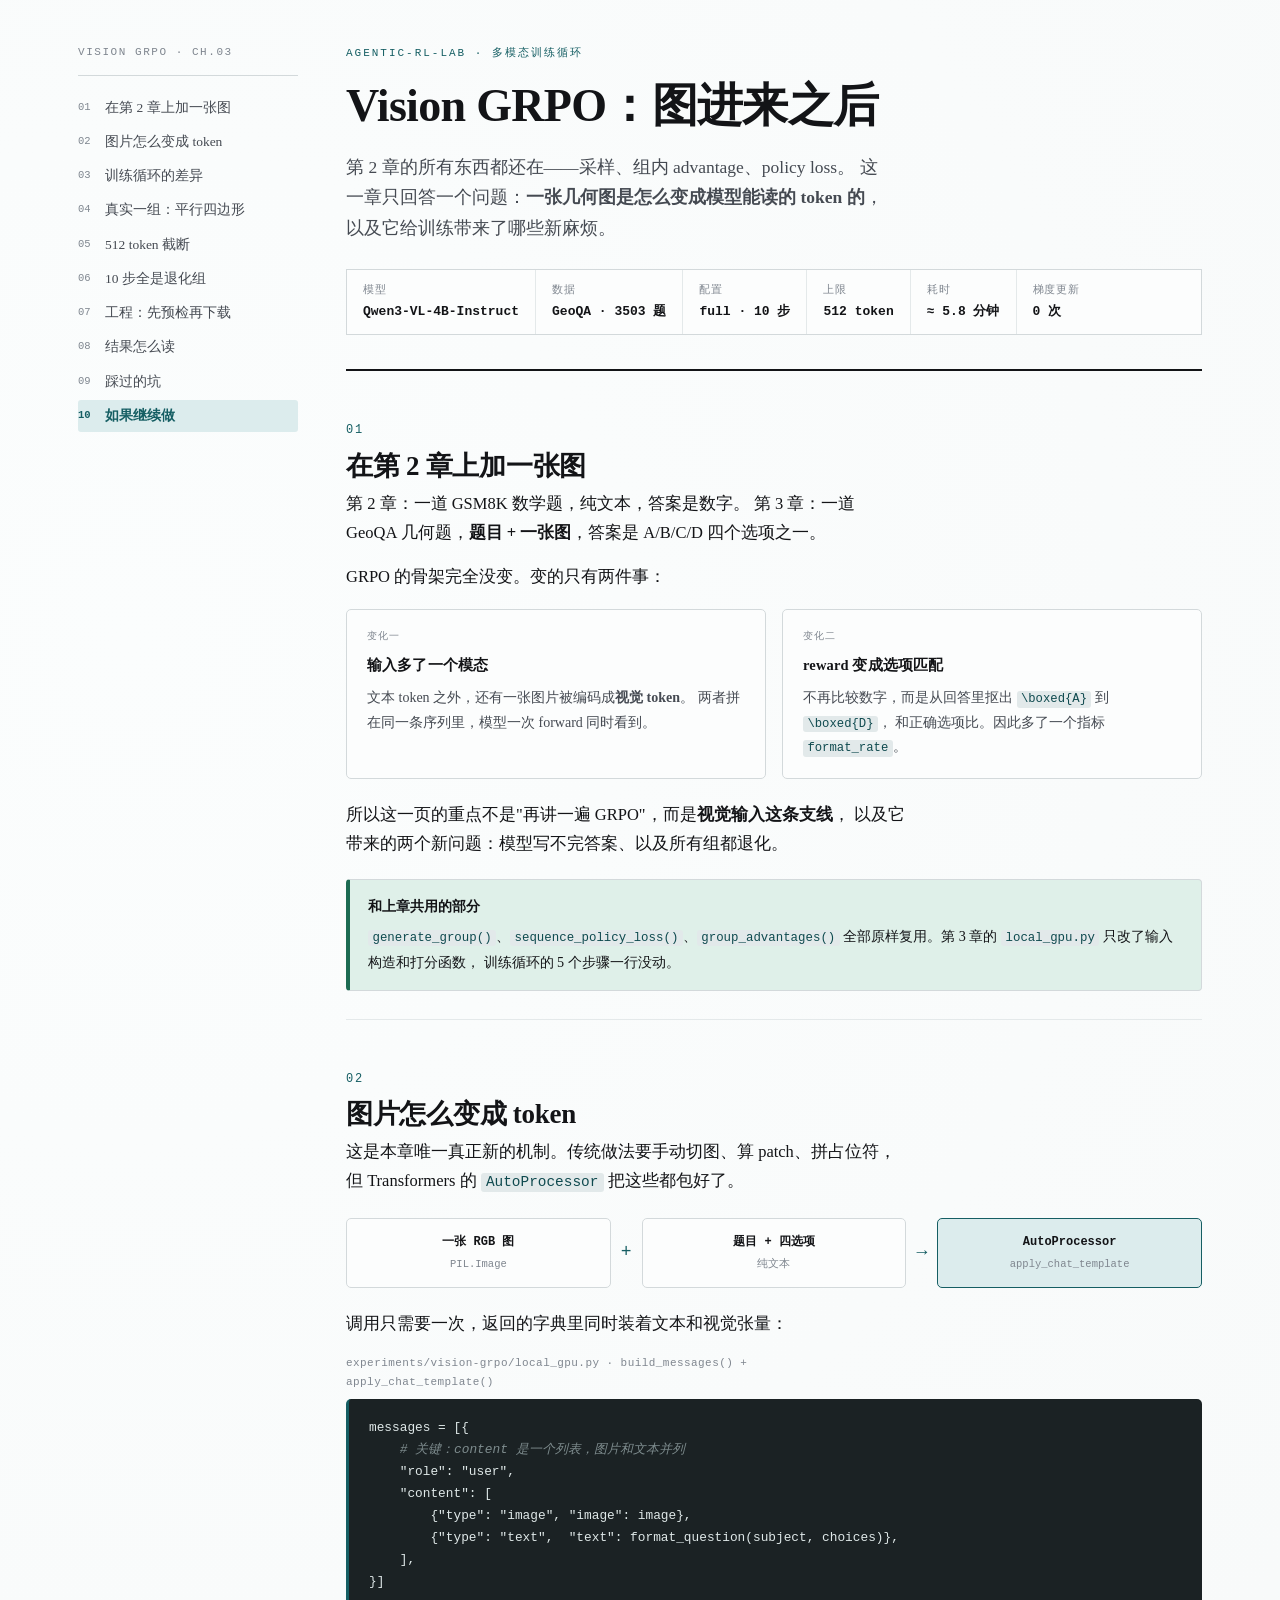
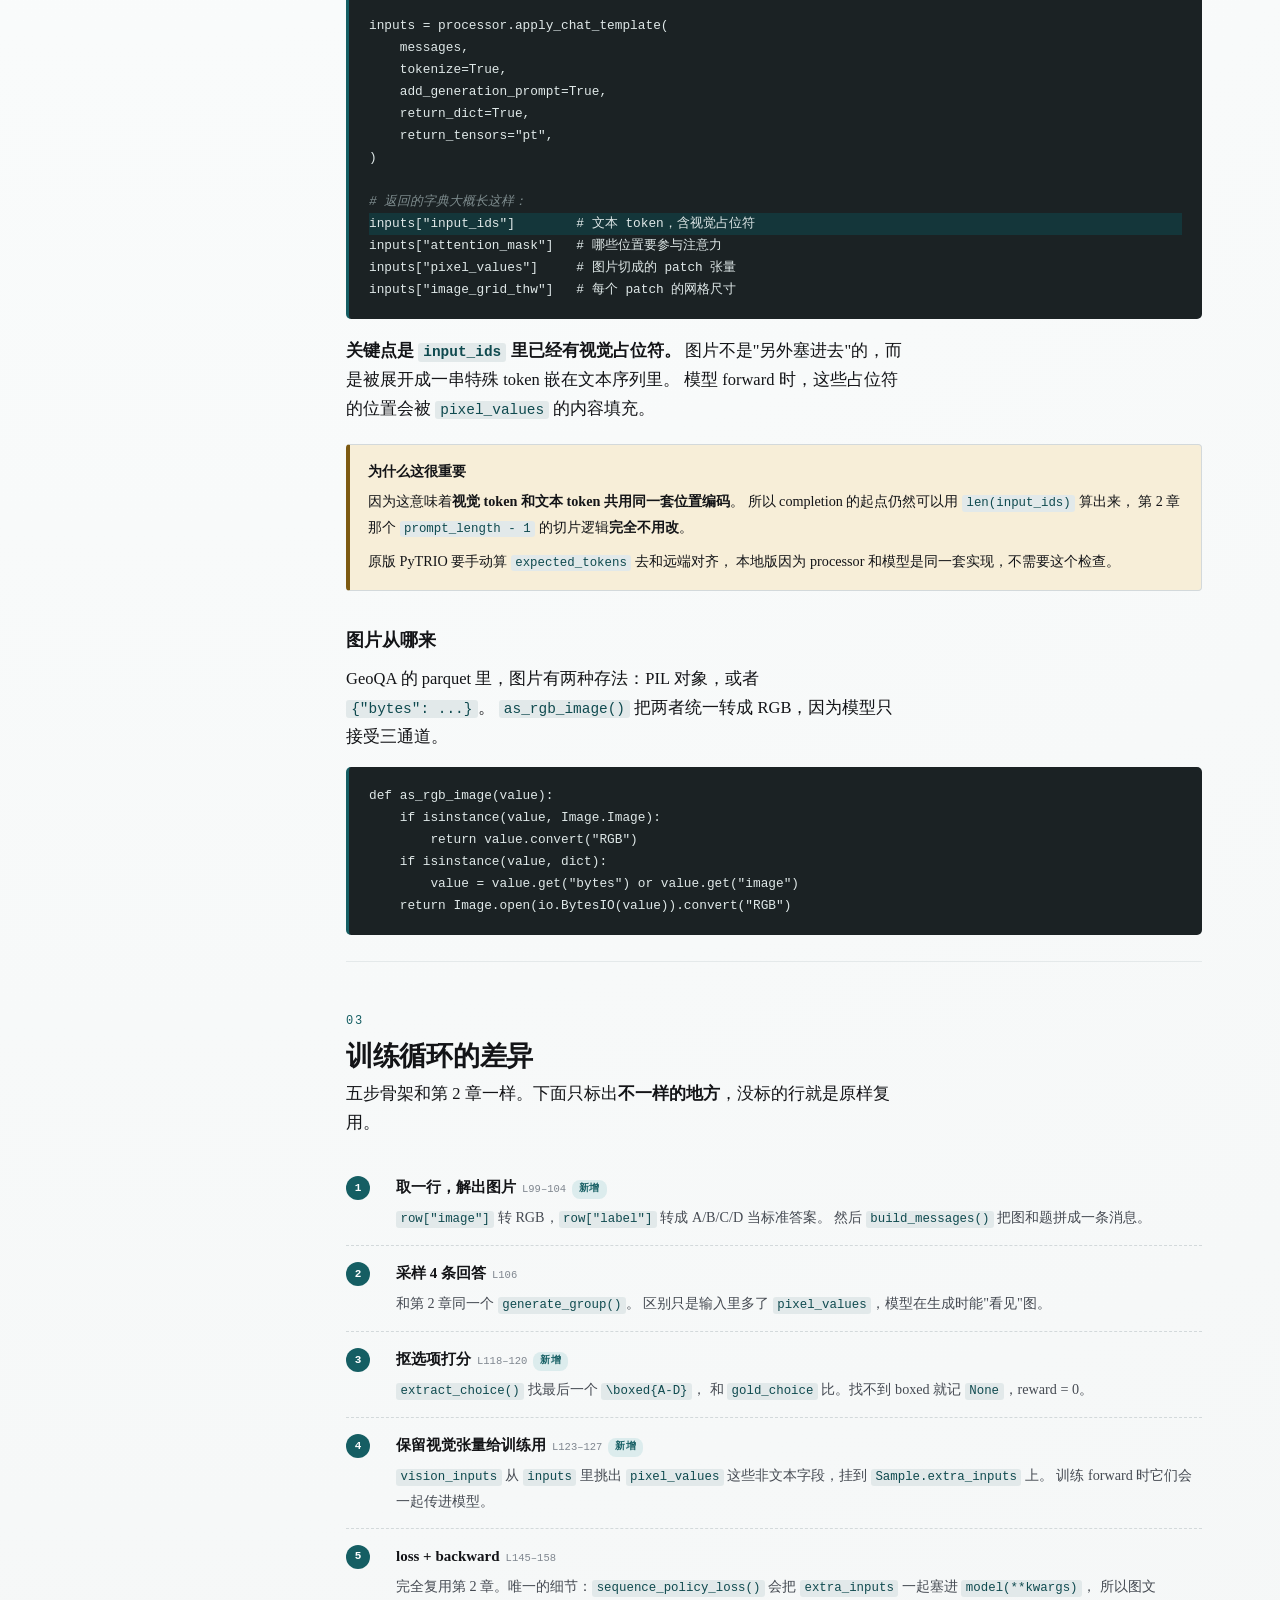
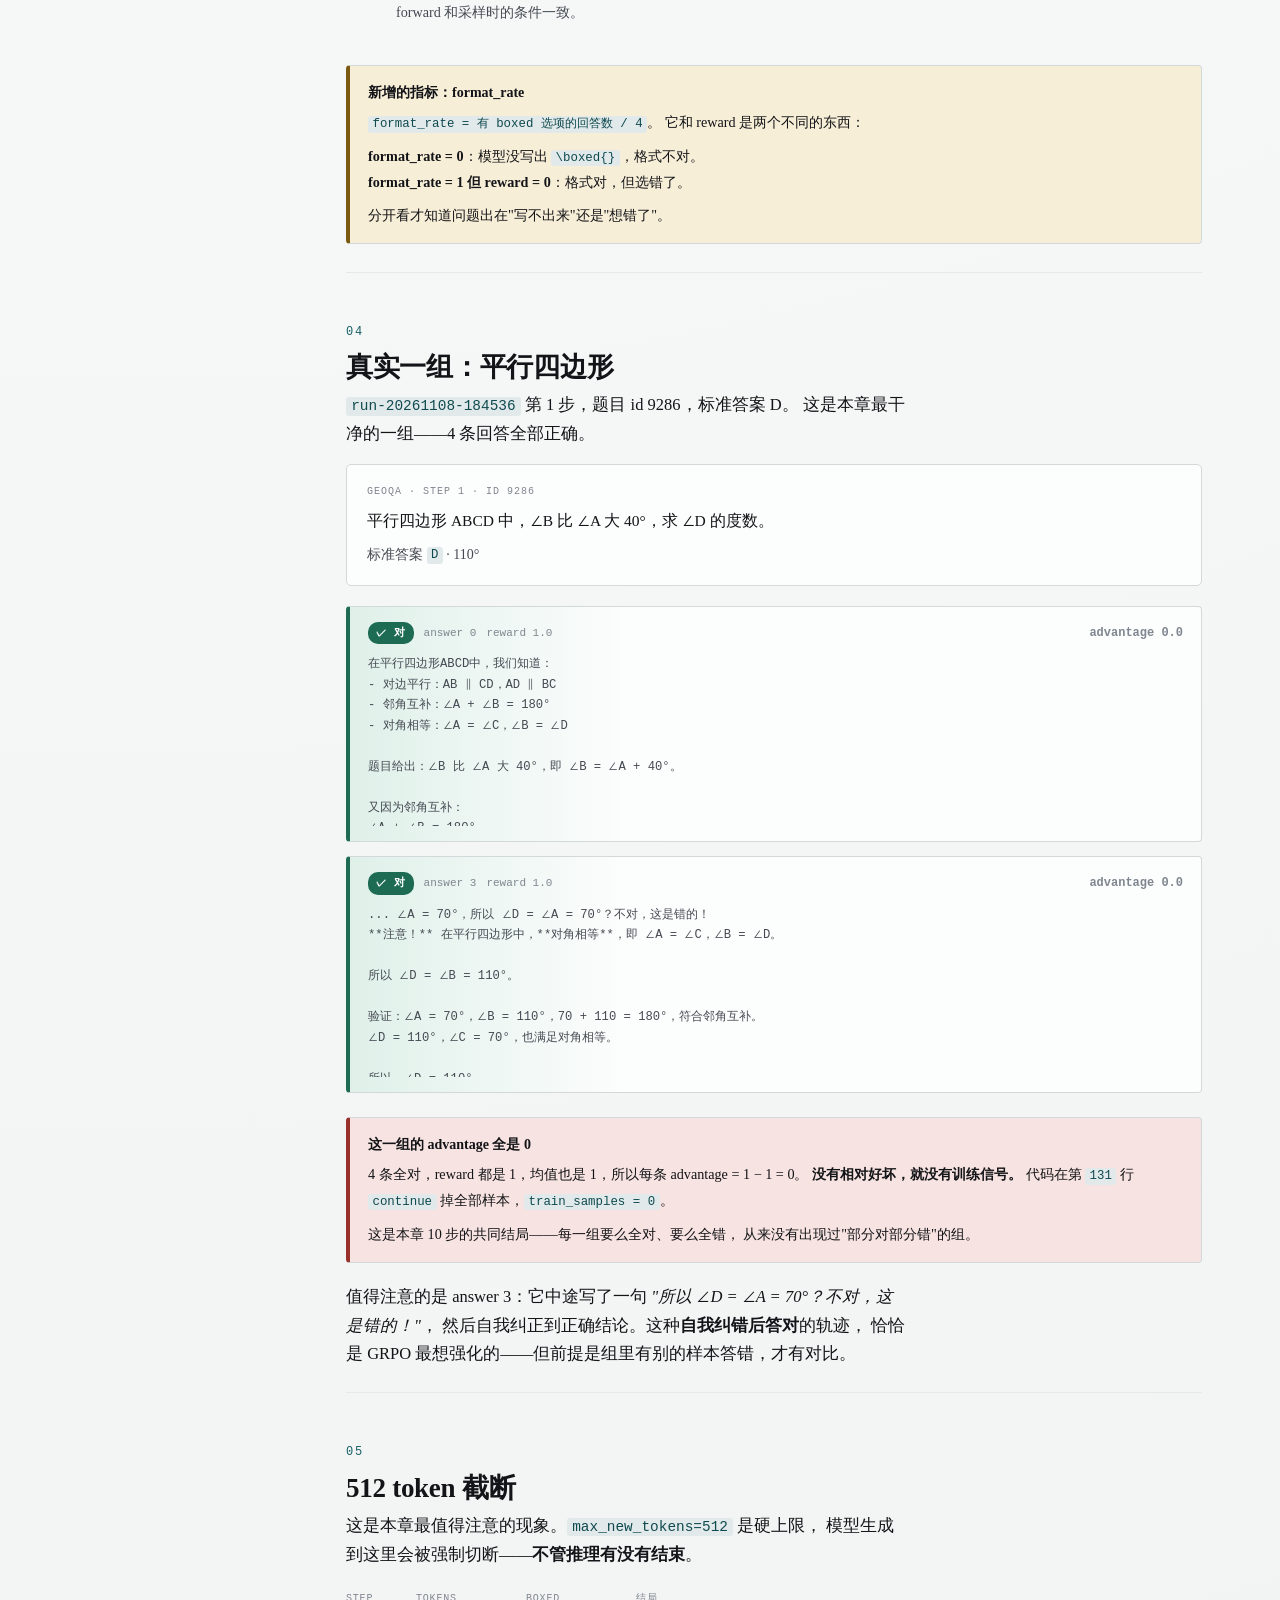
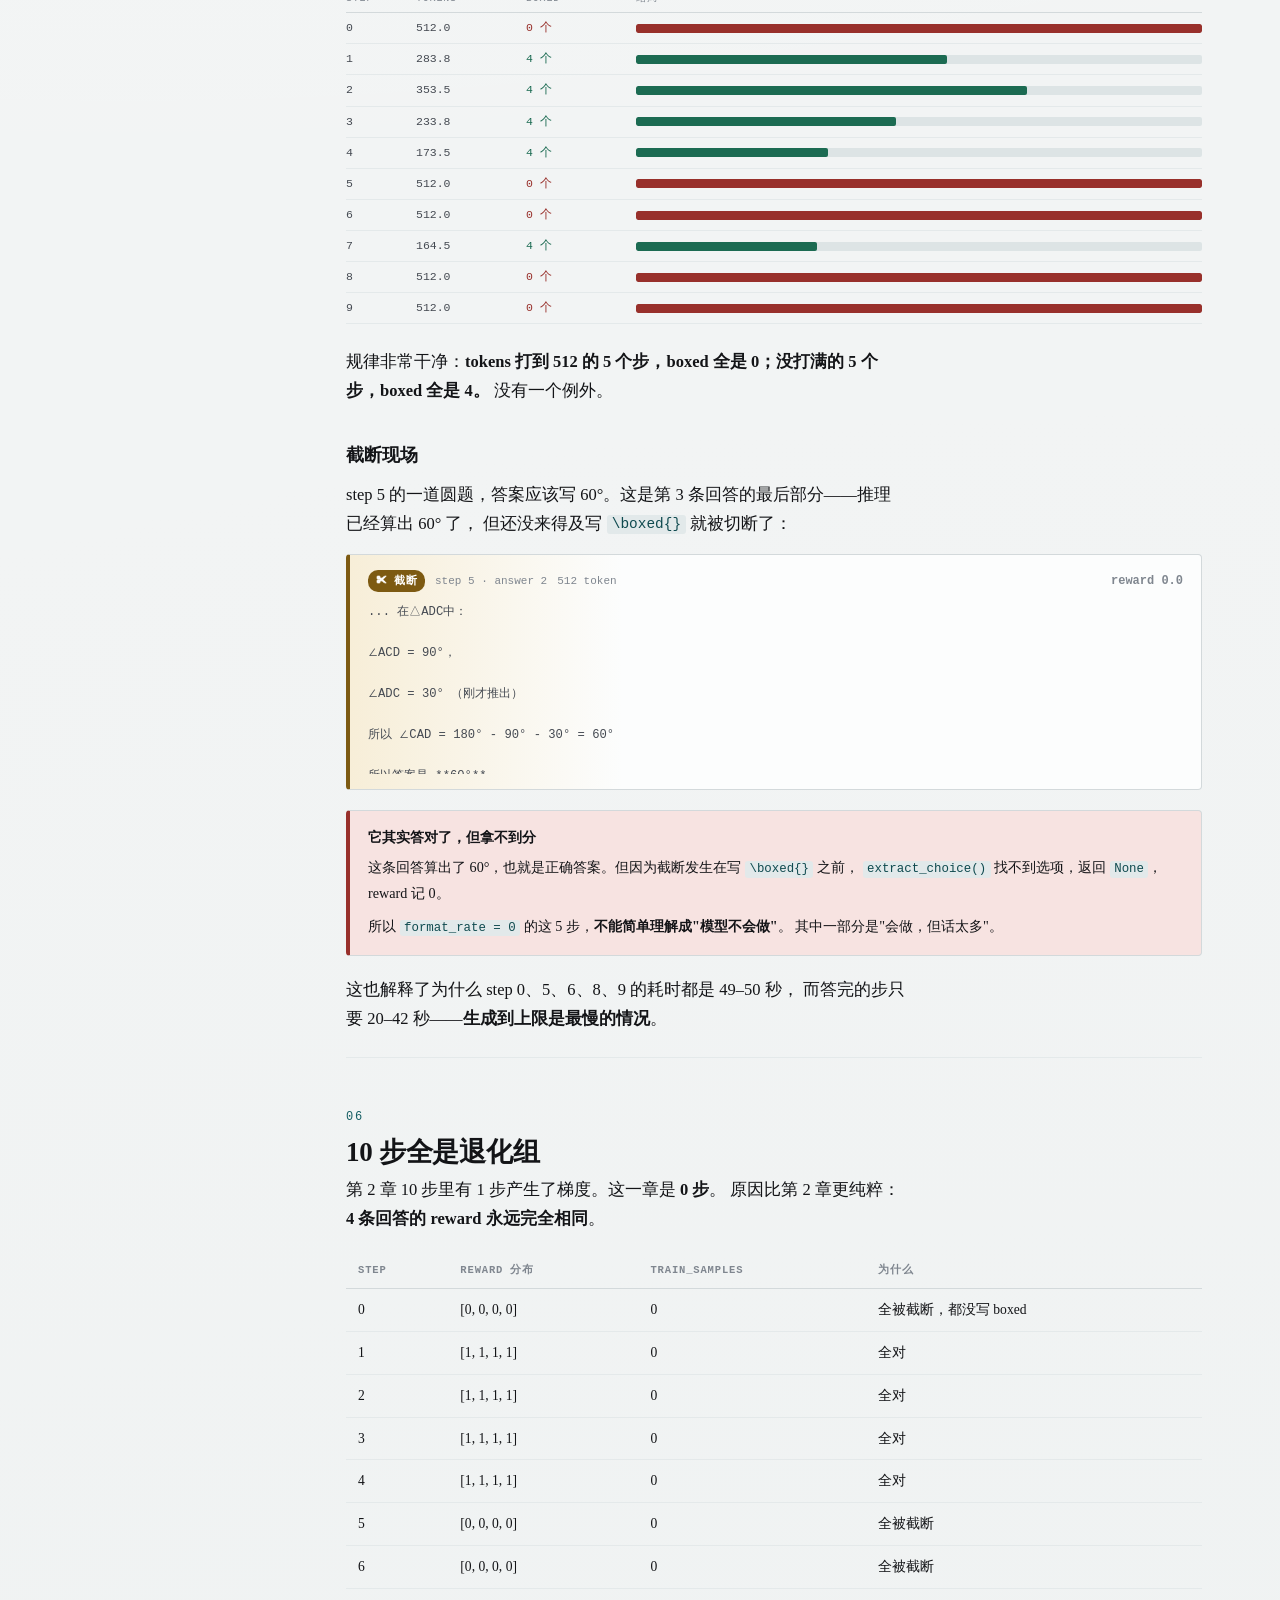
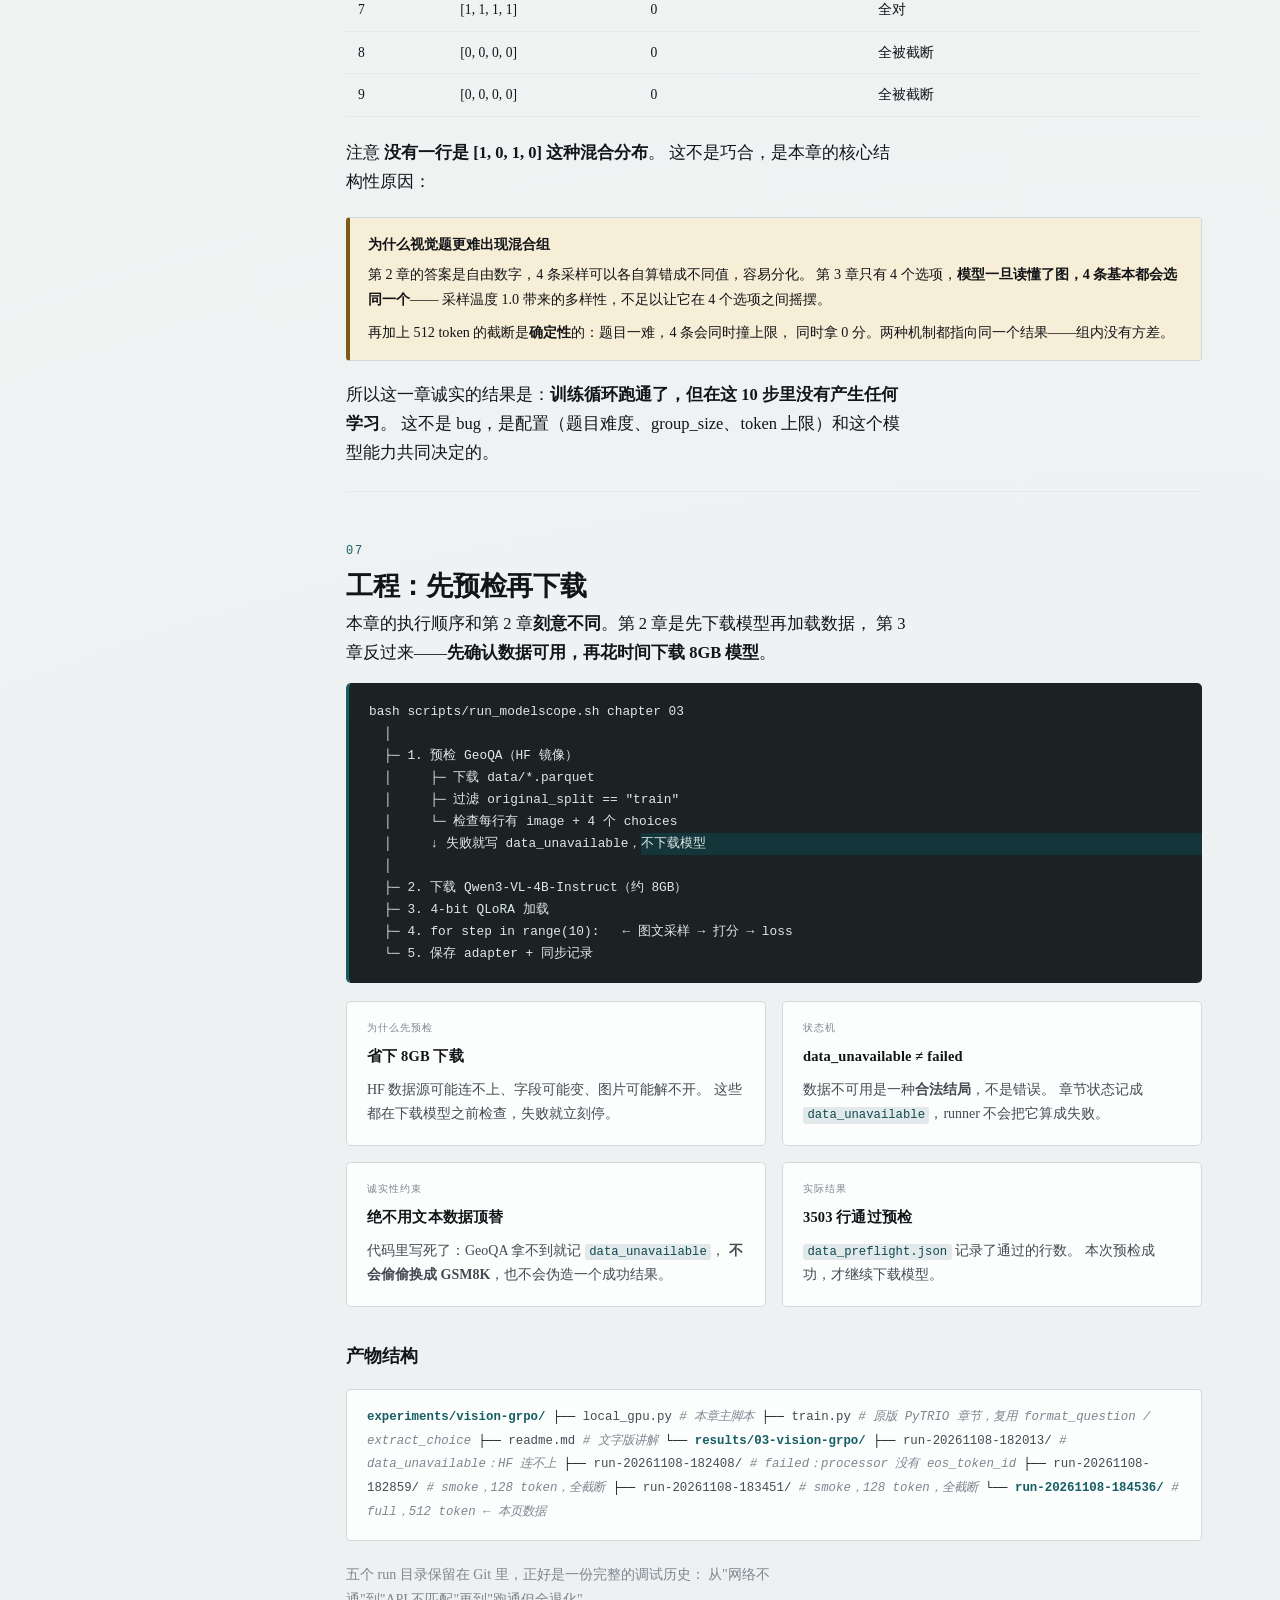
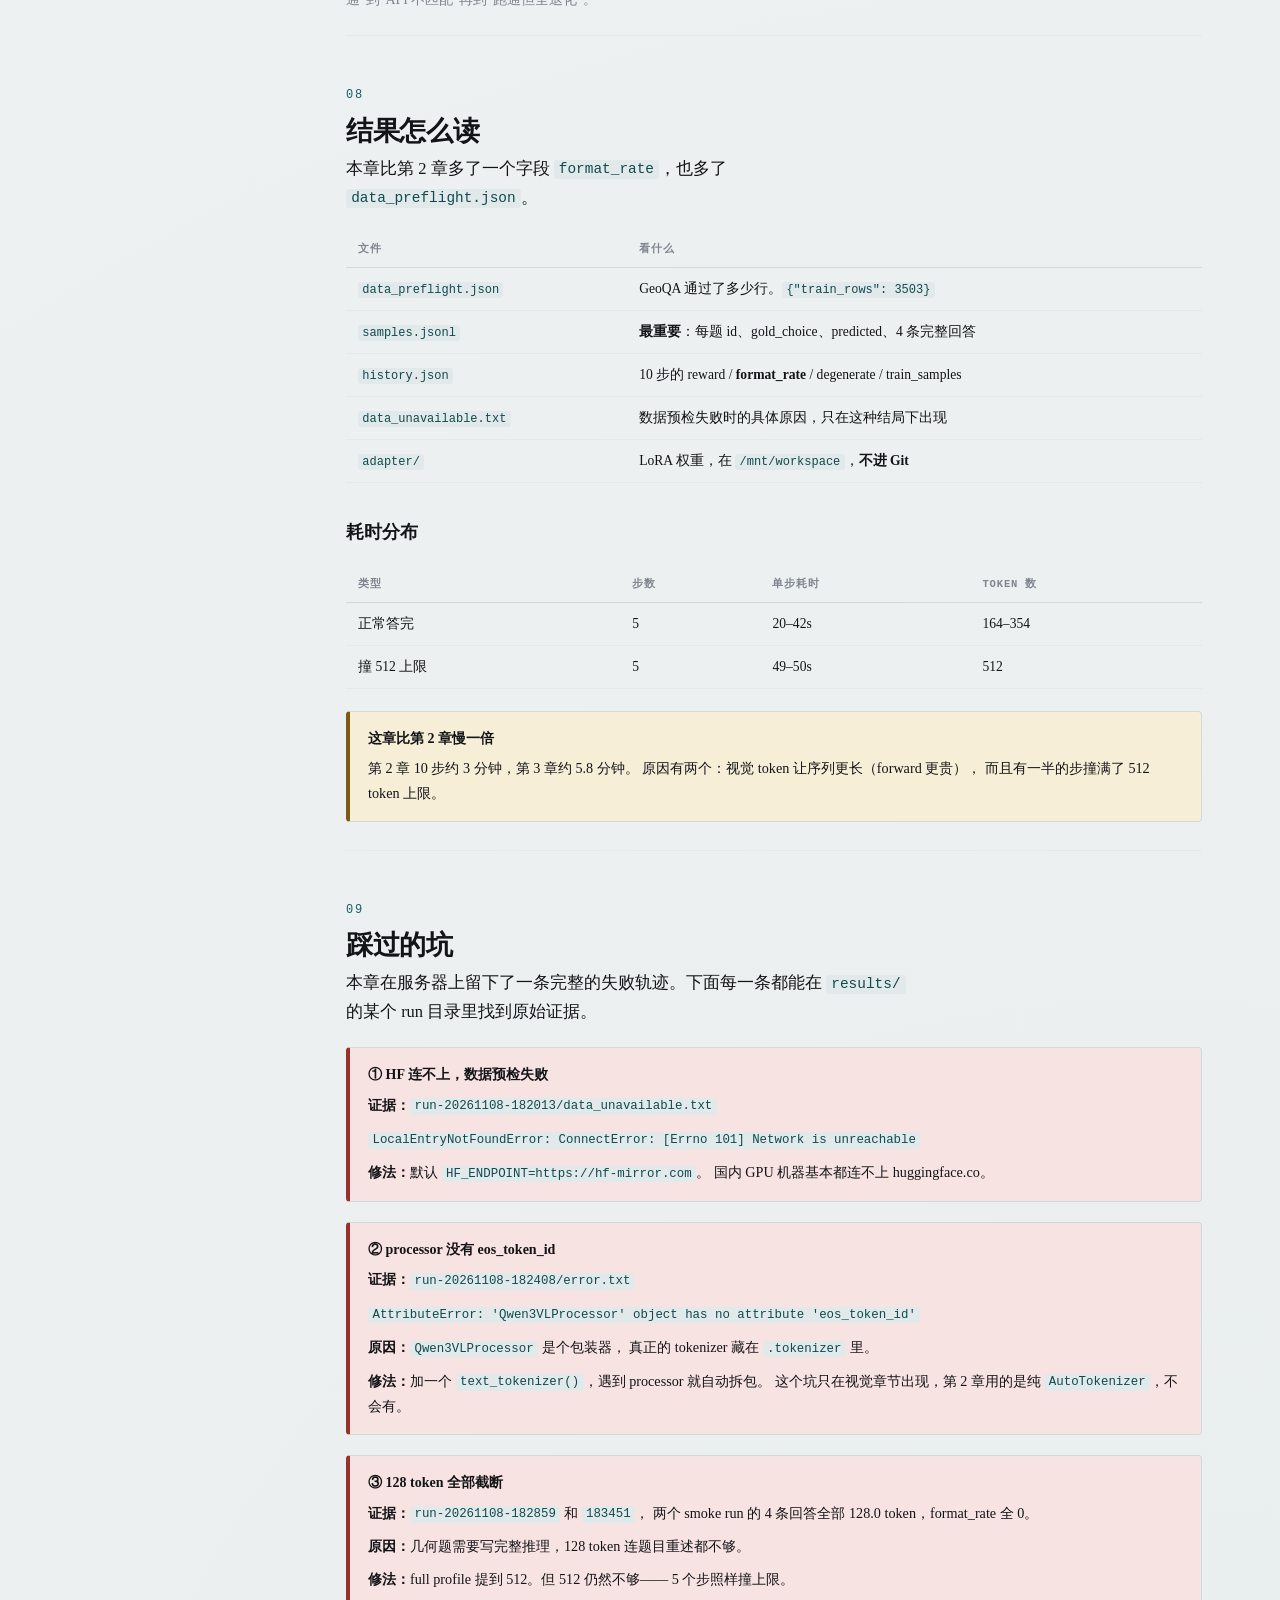
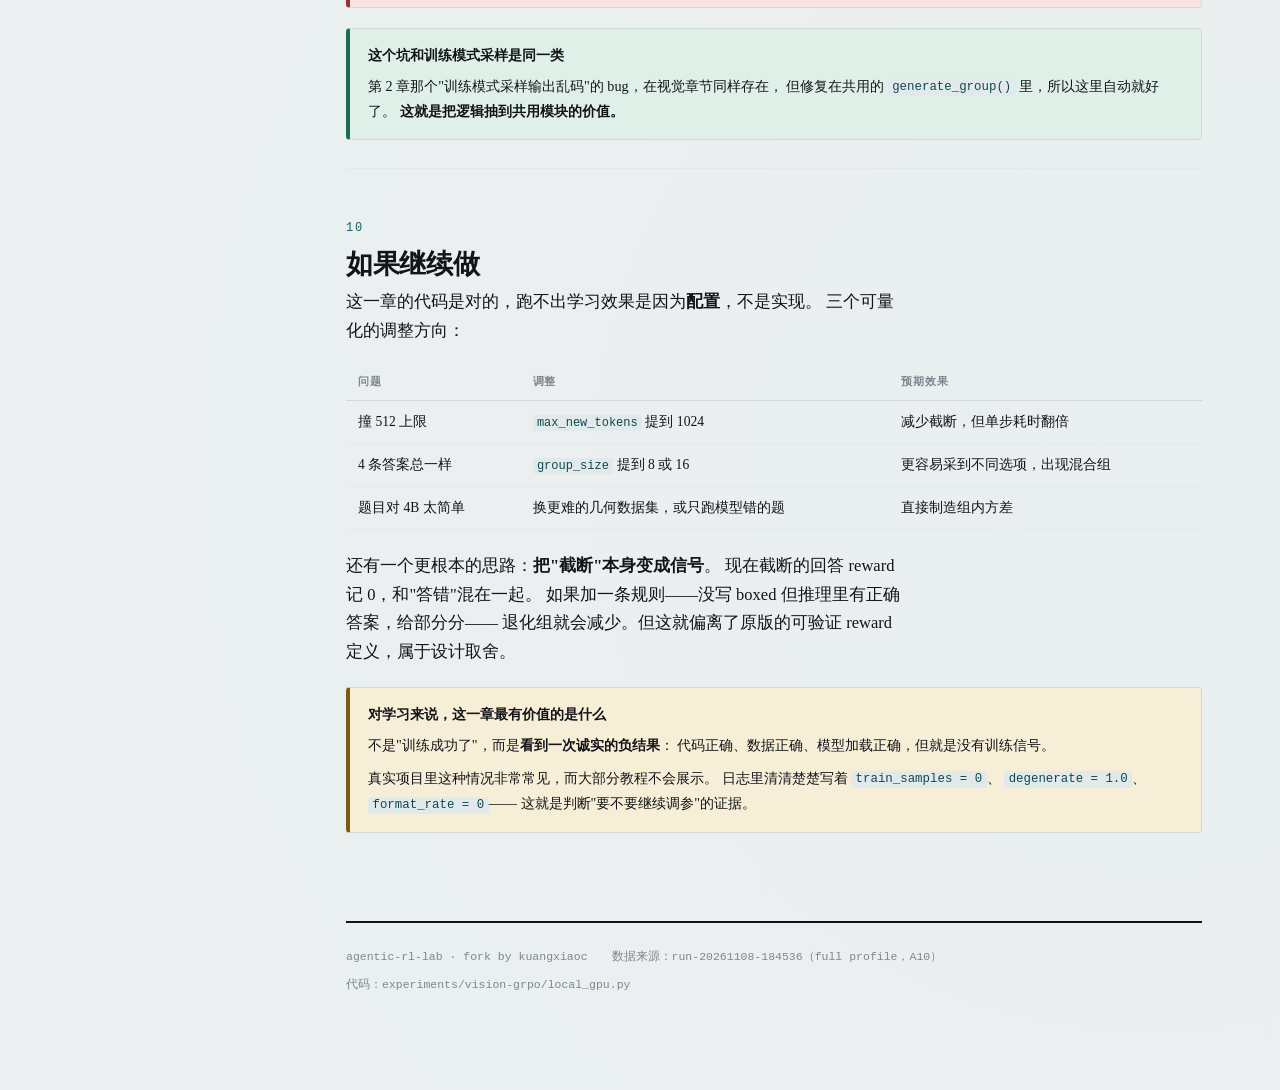
<file: experiments/vision-grpo/vision-grpo-explained.html>
<!doctype html>
<html lang="zh-CN">
<head>
<meta charset="utf-8">
<meta name="viewport" content="width=device-width, initial-scale=1">
<title>Vision GRPO 全流程拆解 · agentic-rl-lab</title>
<style>
  :root {
    --ink: #131417;
    --ink-soft: #454a52;
    --ink-faint: #7f868f;
    --paper: #f2f4f4;
    --paper-2: #fcfdfd;
    --rule: #d3d9db;
    --rule-soft: #e4e9ea;
    --good: #1c6b52;
    --good-bg: #dff0e9;
    --bad: #98302b;
    --bad-bg: #f7e3e1;
    --warn: #7d5a12;
    --warn-bg: #f7eed8;
    --accent: #155e63;
    --accent-soft: #dceced;
    --code-bg: #1b2224;
    --code-ink: #dfe8e8;
    --mono: ui-monospace, "SF Mono", "Cascadia Mono", Menlo, Consolas, monospace;
    --serif: "Songti SC", "Source Han Serif SC", "Noto Serif SC", Georgia, serif;
  }

  * { box-sizing: border-box; }
  html { scroll-behavior: smooth; }

  body {
    margin: 0;
    background:
      radial-gradient(circle at 10% 6%, #fbfdfd 0%, transparent 44%),
      radial-gradient(circle at 90% 94%, #e9eeee 0%, transparent 48%),
      var(--paper);
    color: var(--ink);
    font-family: var(--serif);
    font-size: 16.5px;
    line-height: 1.75;
    -webkit-font-smoothing: antialiased;
  }

  .shell {
    max-width: 1180px;
    margin: 0 auto;
    padding: 0 28px 120px;
    display: grid;
    grid-template-columns: 220px minmax(0, 1fr);
    gap: 48px;
    align-items: start;
  }

  nav {
    position: sticky;
    top: 0;
    max-height: 100vh;
    overflow-y: auto;
    padding: 44px 0 40px;
    font-size: 13.5px;
    line-height: 1.5;
  }
  nav .brand {
    font-family: var(--mono);
    font-size: 11px;
    letter-spacing: .14em;
    text-transform: uppercase;
    color: var(--ink-faint);
    padding-bottom: 14px;
    border-bottom: 1px solid var(--rule);
    margin-bottom: 16px;
  }
  nav ol { list-style: none; margin: 0; padding: 0; counter-reset: s; }
  nav li { margin: 0 0 2px; counter-increment: s; }
  nav a {
    display: flex;
    gap: 9px;
    padding: 6px 8px 6px 0;
    color: var(--ink-soft);
    text-decoration: none;
    border-radius: 3px;
    transition: color .16s, background .16s;
  }
  nav a::before {
    content: counter(s, decimal-leading-zero);
    font-family: var(--mono);
    font-size: 10.5px;
    color: var(--ink-faint);
    padding-top: 2px;
    min-width: 18px;
  }
  nav a:hover { color: var(--accent); background: var(--accent-soft); }
  nav a.on { color: var(--accent); font-weight: 600; background: var(--accent-soft); }
  nav a.on::before { color: var(--accent); }

  header { padding: 44px 0 34px; border-bottom: 2px solid var(--ink); }
  .kicker {
    font-family: var(--mono);
    font-size: 11px;
    letter-spacing: .18em;
    text-transform: uppercase;
    color: var(--accent);
    margin-bottom: 16px;
  }
  h1 {
    font-size: clamp(30px, 4.2vw, 46px);
    line-height: 1.18;
    margin: 0 0 18px;
    font-weight: 700;
    letter-spacing: -.015em;
  }
  .lede { font-size: 17.5px; color: var(--ink-soft); margin: 0 0 26px; max-width: 62ch; }
  .facts {
    display: flex; flex-wrap: wrap; gap: 0;
    border: 1px solid var(--rule); background: var(--paper-2);
    font-family: var(--mono); font-size: 12px;
  }
  .facts div {
    padding: 10px 16px;
    border-right: 1px solid var(--rule-soft);
    color: var(--ink-soft);
  }
  .facts div:last-child { border-right: 0; }
  .facts b { display: block; color: var(--ink); font-weight: 600; font-size: 13px; }
  .facts span { color: var(--ink-faint); font-size: 10.5px; letter-spacing: .08em; text-transform: uppercase; }

  section { padding: 52px 0 8px; scroll-margin-top: 8px; }
  section + section { border-top: 1px solid var(--rule-soft); }
  h2 {
    font-size: 27px;
    line-height: 1.3;
    margin: 0 0 6px;
    font-weight: 700;
    letter-spacing: -.01em;
  }
  h2 .num {
    font-family: var(--mono);
    font-size: 12px;
    color: var(--accent);
    display: block;
    letter-spacing: .16em;
    margin-bottom: 10px;
    font-weight: 500;
  }
  h3 {
    font-size: 17.5px;
    margin: 34px 0 10px;
    font-weight: 700;
    letter-spacing: -.005em;
  }
  p { margin: 0 0 15px; max-width: 68ch; }
  .muted { color: var(--ink-faint); font-size: 14px; }
  strong { font-weight: 700; }
  code {
    font-family: var(--mono);
    font-size: .875em;
    background: #e2e9ea;
    padding: .1em .36em;
    border-radius: 3px;
    color: #0f4a4f;
    white-space: nowrap;
  }

  pre {
    background: var(--code-bg);
    color: var(--code-ink);
    padding: 18px 20px;
    border-radius: 5px;
    overflow-x: auto;
    font-family: var(--mono);
    font-size: 12.8px;
    line-height: 1.72;
    margin: 0 0 18px;
    border-left: 3px solid var(--accent);
  }
  pre code { background: none; padding: 0; color: inherit; font-size: inherit; white-space: pre; }
  pre .c { color: #7e8c8e; font-style: italic; }
  pre .hi { background: #14363a; display: inline-block; width: 100%; }
  .file {
    font-family: var(--mono);
    font-size: 11px;
    color: var(--ink-faint);
    letter-spacing: .04em;
    margin: 0 0 7px;
  }

  .grid2 { display: grid; grid-template-columns: repeat(auto-fit, minmax(280px, 1fr)); gap: 16px; margin: 18px 0 22px; }
  .card {
    background: var(--paper-2);
    border: 1px solid var(--rule);
    border-radius: 5px;
    padding: 18px 20px;
  }
  .card h4 { margin: 0 0 8px; font-size: 14.5px; font-weight: 700; letter-spacing: .01em; }
  .card p { font-size: 14px; margin: 0 0 8px; color: var(--ink-soft); max-width: none; }
  .card p:last-child { margin-bottom: 0; }
  .card .tag {
    font-family: var(--mono);
    font-size: 10px;
    letter-spacing: .1em;
    text-transform: uppercase;
    color: var(--ink-faint);
    display: block;
    margin-bottom: 7px;
  }

  .flow { margin: 22px 0 26px; }
  .step {
    display: grid;
    grid-template-columns: 34px minmax(0,1fr);
    gap: 16px;
    padding: 14px 0;
    border-bottom: 1px dashed var(--rule);
  }
  .step:last-child { border-bottom: 0; }
  .step .idx {
    font-family: var(--mono);
    font-size: 11px;
    color: #fff;
    background: var(--accent);
    border-radius: 50%;
    width: 24px; height: 24px;
    display: grid; place-items: center;
    margin-top: 2px;
    font-weight: 600;
  }
  .step h4 { margin: 0 0 5px; font-size: 15px; font-weight: 700; }
  .step p { margin: 0; font-size: 14.2px; color: var(--ink-soft); max-width: none; }
  .step .loc {
    font-family: var(--mono); font-size: 10.5px;
    color: var(--ink-faint); margin-left: 6px; font-weight: 400;
  }
  .step .diff {
    display: inline-block;
    font-family: var(--mono); font-size: 9.5px;
    background: var(--accent-soft); color: var(--accent);
    padding: 1px 7px; border-radius: 8px;
    margin-left: 6px; vertical-align: 1px;
    letter-spacing: .04em;
  }

  .bars { margin: 20px 0 24px; font-family: var(--mono); font-size: 11.5px; }
  .bar-row {
    display: grid;
    grid-template-columns: 42px 54px 78px minmax(0,1fr) 92px;
    gap: 10px;
    align-items: center;
    padding: 5px 0;
    border-bottom: 1px solid var(--rule-soft);
  }
  .bar-row.head { color: var(--ink-faint); font-size: 10px; letter-spacing: .08em; text-transform: uppercase; border-bottom: 1px solid var(--rule); }
  .bar-row .lbl { color: var(--ink-soft); }
  .bar-track { height: 9px; background: #dde4e5; border-radius: 2px; overflow: hidden; }
  .bar-fill { height: 100%; border-radius: 2px; }
  .bar-fill.ok { background: var(--good); }
  .bar-fill.cut { background: var(--bad); }
  .bar-fill.skip { background: #c3cccd; }
  .bar-val { text-align: right; color: var(--ink-faint); }
  .bar-val.bad { color: var(--bad); font-weight: 600; }
  .bar-val.ok { color: var(--good); font-weight: 600; }

  .answers { display: grid; gap: 14px; margin: 20px 0 24px; }
  .ans {
    background: var(--paper-2);
    border: 1px solid var(--rule);
    border-left: 4px solid var(--rule);
    border-radius: 4px;
    padding: 15px 18px;
  }
  .ans.wrong { border-left-color: var(--bad); background: linear-gradient(90deg, var(--bad-bg) 0%, var(--paper-2) 32%); }
  .ans.right { border-left-color: var(--good); background: linear-gradient(90deg, var(--good-bg) 0%, var(--paper-2) 32%); }
  .ans.cut { border-left-color: var(--warn); background: linear-gradient(90deg, var(--warn-bg) 0%, var(--paper-2) 32%); }
  .ans-head {
    display: flex; flex-wrap: wrap; gap: 10px; align-items: baseline;
    font-family: var(--mono); font-size: 11px;
    margin-bottom: 10px; color: var(--ink-faint);
  }
  .pill {
    font-family: var(--mono); font-size: 10.5px;
    padding: 2px 8px; border-radius: 10px; font-weight: 600;
    letter-spacing: .04em;
  }
  .pill.wrong { background: var(--bad); color: #fff; }
  .pill.right { background: var(--good); color: #fff; }
  .pill.cut { background: var(--warn); color: #fff; }
  .adv { margin-left: auto; font-size: 12px; font-weight: 600; color: var(--ink-faint); }
  .ans .body {
    font-family: var(--mono);
    font-size: 12.2px;
    line-height: 1.68;
    color: var(--ink-soft);
    white-space: pre-wrap;
    max-height: 172px;
    overflow-y: auto;
    padding-right: 6px;
  }
  .ans .body::-webkit-scrollbar { width: 6px; }
  .ans .body::-webkit-scrollbar-thumb { background: var(--rule); border-radius: 3px; }
  .boxed { color: var(--accent); font-weight: 700; }
  .cutmark { color: var(--warn); font-weight: 700; }

  .table-wrap { overflow-x: auto; margin: 18px 0 22px; }
  table { border-collapse: collapse; width: 100%; font-size: 13.6px; }
  th, td { padding: 9px 12px; text-align: left; border-bottom: 1px solid var(--rule-soft); vertical-align: top; }
  th {
    font-family: var(--mono); font-size: 10.5px;
    letter-spacing: .08em; text-transform: uppercase;
    color: var(--ink-faint); border-bottom: 1px solid var(--rule);
    font-weight: 600; white-space: nowrap;
  }
  td code { font-size: 12px; }
  tbody tr:hover { background: #f7fafa; }

  .formula {
    background: var(--paper-2);
    border: 1px solid var(--rule);
    border-left: 3px solid var(--ink);
    padding: 16px 20px;
    margin: 18px 0;
    font-family: var(--mono);
    font-size: 13.5px;
    line-height: 2;
    overflow-x: auto;
  }
  .formula .eq { color: var(--ink); }
  .formula .note { color: var(--ink-faint); font-size: 12px; display: block; margin-top: 8px; font-family: var(--serif); }

  .callout {
    border: 1px solid var(--rule);
    border-left: 4px solid var(--warn);
    background: var(--warn-bg);
    padding: 15px 18px;
    border-radius: 4px;
    margin: 20px 0;
    font-size: 14.5px;
  }
  .callout.trap { border-left-color: var(--bad); background: var(--bad-bg); }
  .callout.ok { border-left-color: var(--good); background: var(--good-bg); }
  .callout b { display: block; margin-bottom: 5px; font-size: 14px; }
  .callout p { margin: 0 0 8px; font-size: 14.2px; max-width: none; }
  .callout p:last-child { margin-bottom: 0; }

  .tree {
    font-family: var(--mono); font-size: 12.4px; line-height: 1.9;
    background: var(--paper-2); border: 1px solid var(--rule);
    padding: 16px 20px; border-radius: 4px; overflow-x: auto;
    margin: 18px 0 22px;
  }
  .tree .d { color: var(--accent); font-weight: 600; }
  .tree .f { color: var(--ink-soft); }
  .tree .cm { color: var(--ink-faint); font-style: italic; }

  /* 多模态输入示意 */
  .mm {
    display: grid;
    grid-template-columns: 1fr auto 1fr auto 1fr;
    gap: 10px;
    align-items: center;
    margin: 22px 0;
    font-family: var(--mono);
    font-size: 11.5px;
  }
  .mm .box {
    background: var(--paper-2);
    border: 1px solid var(--rule);
    border-radius: 5px;
    padding: 14px 12px;
    text-align: center;
    line-height: 1.5;
  }
  .mm .box b { display: block; font-size: 12px; margin-bottom: 4px; }
  .mm .box span { color: var(--ink-faint); font-size: 10.5px; }
  .mm .arrow { color: var(--accent); font-size: 18px; text-align: center; }
  .mm .box.out { background: var(--accent-soft); border-color: var(--accent); }

  footer {
    margin-top: 60px; padding-top: 24px;
    border-top: 2px solid var(--ink);
    font-family: var(--mono); font-size: 11.5px;
    color: var(--ink-faint);
    display: flex; flex-wrap: wrap; gap: 8px 24px;
  }

  @media (max-width: 880px) {
    .shell { grid-template-columns: 1fr; gap: 0; padding: 0 18px 80px; }
    nav { position: static; max-height: none; padding: 22px 0 0; border-bottom: 1px solid var(--rule); }
    nav ol { display: flex; flex-wrap: wrap; gap: 2px 12px; }
    nav a { padding: 4px 0; }
    nav a::before { display: none; }
    header { padding-top: 26px; }
    .facts div { border-right: 0; width: 50%; }
    .bar-row { grid-template-columns: 34px 44px 64px minmax(0,1fr) 70px; gap: 6px; }
    .mm { grid-template-columns: 1fr; }
    .mm .arrow { transform: rotate(90deg); }
  }
</style>
</head>
<body>
<div class="shell">

<nav>
  <div class="brand">Vision GRPO · Ch.03</div>
  <ol>
    <li><a href="#idea">在第 2 章上加一张图</a></li>
    <li><a href="#input">图片怎么变成 token</a></li>
    <li><a href="#pipeline">训练循环的差异</a></li>
    <li><a href="#case">真实一组：平行四边形</a></li>
    <li><a href="#truncate">512 token 截断</a></li>
    <li><a href="#degenerate">10 步全是退化组</a></li>
    <li><a href="#engineering">工程：先预检再下载</a></li>
    <li><a href="#results">结果怎么读</a></li>
    <li><a href="#pitfalls">踩过的坑</a></li>
    <li><a href="#next">如果继续做</a></li>
  </ol>
</nav>

<main>

<header>
  <div class="kicker">agentic-rl-lab · 多模态训练循环</div>
  <h1>Vision GRPO：图进来之后</h1>
  <p class="lede">
    第 2 章的所有东西都还在——采样、组内 advantage、policy loss。
    这一章只回答一个问题：<strong>一张几何图是怎么变成模型能读的 token 的</strong>，
    以及它给训练带来了哪些新麻烦。
  </p>
  <div class="facts">
    <div><span>模型</span><b>Qwen3-VL-4B-Instruct</b></div>
    <div><span>数据</span><b>GeoQA · 3503 题</b></div>
    <div><span>配置</span><b>full · 10 步</b></div>
    <div><span>上限</span><b>512 token</b></div>
    <div><span>耗时</span><b>≈ 5.8 分钟</b></div>
    <div><span>梯度更新</span><b>0 次</b></div>
  </div>
</header>

<section id="idea">
  <h2><span class="num">01</span>在第 2 章上加一张图</h2>

  <p>
    第 2 章：一道 GSM8K 数学题，纯文本，答案是数字。
    第 3 章：一道 GeoQA 几何题，<strong>题目 + 一张图</strong>，答案是 A/B/C/D 四个选项之一。
  </p>

  <p>
    GRPO 的骨架完全没变。变的只有两件事：
  </p>

  <div class="grid2">
    <div class="card">
      <span class="tag">变化一</span>
      <h4>输入多了一个模态</h4>
      <p>
        文本 token 之外，还有一张图片被编码成<strong>视觉 token</strong>。
        两者拼在同一条序列里，模型一次 forward 同时看到。
      </p>
    </div>
    <div class="card">
      <span class="tag">变化二</span>
      <h4>reward 变成选项匹配</h4>
      <p>
        不再比较数字，而是从回答里抠出 <code>\boxed{A}</code> 到 <code>\boxed{D}</code>，
        和正确选项比。因此多了一个指标 <code>format_rate</code>。
      </p>
    </div>
  </div>

  <p>
    所以这一页的重点不是"再讲一遍 GRPO"，而是<strong>视觉输入这条支线</strong>，
    以及它带来的两个新问题：模型写不完答案、以及所有组都退化。
  </p>

  <div class="callout ok">
    <b>和上章共用的部分</b>
    <p>
      <code>generate_group()</code>、<code>sequence_policy_loss()</code>、<code>group_advantages()</code>
      全部原样复用。第 3 章的 <code>local_gpu.py</code> 只改了输入构造和打分函数，
      训练循环的 5 个步骤一行没动。
    </p>
  </div>
</section>

<section id="input">
  <h2><span class="num">02</span>图片怎么变成 token</h2>

  <p>
    这是本章唯一真正新的机制。传统做法要手动切图、算 patch、拼占位符，
    但 Transformers 的 <code>AutoProcessor</code> 把这些都包好了。
  </p>

  <div class="mm">
    <div class="box">
      <b>一张 RGB 图</b>
      <span>PIL.Image</span>
    </div>
    <div class="arrow">+</div>
    <div class="box">
      <b>题目 + 四选项</b>
      <span>纯文本</span>
    </div>
    <div class="arrow">→</div>
    <div class="box out">
      <b>AutoProcessor</b>
      <span>apply_chat_template</span>
    </div>
  </div>

  <p>
    调用只需要一次，返回的字典里同时装着文本和视觉张量：
  </p>

  <p class="file">experiments/vision-grpo/local_gpu.py · build_messages() + apply_chat_template()</p>
  <pre><code>messages = [{
    <span class="c"># 关键：content 是一个列表，图片和文本并列</span>
    "role": "user",
    "content": [
        {"type": "image", "image": image},
        {"type": "text",  "text": format_question(subject, choices)},
    ],
}]

inputs = processor.apply_chat_template(
    messages,
    tokenize=True,
    add_generation_prompt=True,
    return_dict=True,
    return_tensors="pt",
)

<span class="c"># 返回的字典大概长这样：</span>
<span class="hi">inputs["input_ids"]        # 文本 token，含视觉占位符</span>
inputs["attention_mask"]   # 哪些位置要参与注意力
inputs["pixel_values"]     # 图片切成的 patch 张量
inputs["image_grid_thw"]   # 每个 patch 的网格尺寸</code></pre>

  <p>
    <strong>关键点是 <code>input_ids</code> 里已经有视觉占位符。</strong>
    图片不是"另外塞进去"的，而是被展开成一串特殊 token 嵌在文本序列里。
    模型 forward 时，这些占位符的位置会被 <code>pixel_values</code> 的内容填充。
  </p>

  <div class="callout">
    <b>为什么这很重要</b>
    <p>
      因为这意味着<strong>视觉 token 和文本 token 共用同一套位置编码</strong>。
      所以 completion 的起点仍然可以用 <code>len(input_ids)</code> 算出来，
      第 2 章那个 <code>prompt_length - 1</code> 的切片逻辑<strong>完全不用改</strong>。
    </p>
    <p>
      原版 PyTRIO 要手动算 <code>expected_tokens</code> 去和远端对齐，
      本地版因为 processor 和模型是同一套实现，不需要这个检查。
    </p>
  </div>

  <h3>图片从哪来</h3>
  <p>
    GeoQA 的 parquet 里，图片有两种存法：PIL 对象，或者 <code>{"bytes": ...}</code>。
    <code>as_rgb_image()</code> 把两者统一转成 RGB，因为模型只接受三通道。
  </p>

  <pre><code><span class="k">def</span> as_rgb_image(value):
    <span class="k">if</span> isinstance(value, Image.Image):
        <span class="k">return</span> value.convert("RGB")
    <span class="k">if</span> isinstance(value, dict):
        value = value.get("bytes") <span class="k">or</span> value.get("image")
    <span class="k">return</span> Image.open(io.BytesIO(value)).convert("RGB")</code></pre>
</section>

<section id="pipeline">
  <h2><span class="num">03</span>训练循环的差异</h2>

  <p>
    五步骨架和第 2 章一样。下面只标出<strong>不一样的地方</strong>，没标的行就是原样复用。
  </p>

  <div class="flow">
    <div class="step">
      <div class="idx">1</div>
      <div>
        <h4>取一行，解出图片<span class="loc">L99–104</span><span class="diff">新增</span></h4>
        <p>
          <code>row["image"]</code> 转 RGB，<code>row["label"]</code> 转成 A/B/C/D 当标准答案。
          然后 <code>build_messages()</code> 把图和题拼成一条消息。
        </p>
      </div>
    </div>

    <div class="step">
      <div class="idx">2</div>
      <div>
        <h4>采样 4 条回答<span class="loc">L106</span></h4>
        <p>
          和第 2 章同一个 <code>generate_group()</code>。
          区别只是输入里多了 <code>pixel_values</code>，模型在生成时能"看见"图。
        </p>
      </div>
    </div>

    <div class="step">
      <div class="idx">3</div>
      <div>
        <h4>抠选项打分<span class="loc">L118–120</span><span class="diff">新增</span></h4>
        <p>
          <code>extract_choice()</code> 找最后一个 <code>\boxed{A-D}</code>，
          和 <code>gold_choice</code> 比。找不到 boxed 就记 <code>None</code>，reward = 0。
        </p>
      </div>
    </div>

    <div class="step">
      <div class="idx">4</div>
      <div>
        <h4>保留视觉张量给训练用<span class="loc">L123–127</span><span class="diff">新增</span></h4>
        <p>
          <code>vision_inputs</code> 从 <code>inputs</code> 里挑出 <code>pixel_values</code>
          这些非文本字段，挂到 <code>Sample.extra_inputs</code> 上。
          训练 forward 时它们会一起传进模型。
        </p>
      </div>
    </div>

    <div class="step">
      <div class="idx">5</div>
      <div>
        <h4>loss + backward<span class="loc">L145–158</span></h4>
        <p>
          完全复用第 2 章。唯一的细节：<code>sequence_policy_loss()</code> 会把
          <code>extra_inputs</code> 一起塞进 <code>model(**kwargs)</code>，
          所以图文 forward 和采样时的条件一致。
        </p>
      </div>
    </div>
  </div>

  <div class="callout">
    <b>新增的指标：format_rate</b>
    <p>
      <code>format_rate = 有 boxed 选项的回答数 / 4</code>。
      它和 reward 是两个不同的东西：
    </p>
    <p>
      <strong>format_rate = 0</strong>：模型没写出 <code>\boxed{}</code>，格式不对。<br>
      <strong>format_rate = 1 但 reward = 0</strong>：格式对，但选错了。
    </p>
    <p>
      分开看才知道问题出在"写不出来"还是"想错了"。
    </p>
  </div>
</section>

<section id="case">
  <h2><span class="num">04</span>真实一组：平行四边形</h2>

  <p>
    <code>run-20261108-184536</code> 第 1 步，题目 id 9286，标准答案 D。
    这是本章最干净的一组——4 条回答全部正确。
  </p>

  <div class="card" style="margin-bottom:20px">
    <span class="tag">GeoQA · step 1 · id 9286</span>
    <p style="font-size:15.5px;color:var(--ink)">
      平行四边形 ABCD 中，∠B 比 ∠A 大 40°，求 ∠D 的度数。
    </p>
    <p class="muted" style="margin:0">标准答案 <code>D</code> · 110°</p>
  </div>

  <div class="answers">
    <div class="ans right">
      <div class="ans-head">
        <span class="pill right">✓ 对</span>
        <span>answer 0</span>
        <span>reward 1.0</span>
        <span class="adv">advantage 0.0</span>
      </div>
      <div class="body">在平行四边形ABCD中，我们知道：
- 对边平行：AB ∥ CD，AD ∥ BC
- 邻角互补：∠A + ∠B = 180°
- 对角相等：∠A = ∠C，∠B = ∠D

题目给出：∠B 比 ∠A 大 40°，即 ∠B = ∠A + 40°。

又因为邻角互补：
∠A + ∠B = 180°
∠A + (∠A + 40°) = 180°
2∠A + 40° = 180°
2∠A = 140°
∠A = 70°

那么 ∠B = 70° + 40° = 110°

由于在平行四边形中，对角相等，所以：
∠D = ∠B = 110°

因此，正确答案是 D. 110°。

<span class="boxed">\boxed{D}</span></div>
    </div>

    <div class="ans right">
      <div class="ans-head">
        <span class="pill right">✓ 对</span>
        <span>answer 3</span>
        <span>reward 1.0</span>
        <span class="adv">advantage 0.0</span>
      </div>
      <div class="body">... ∠A = 70°，所以 ∠D = ∠A = 70°？不对，这是错的！
**注意！** 在平行四边形中，**对角相等**，即 ∠A = ∠C，∠B = ∠D。

所以 ∠D = ∠B = 110°。

验证：∠A = 70°，∠B = 110°，70 + 110 = 180°，符合邻角互补。
∠D = 110°，∠C = 70°，也满足对角相等。

所以，∠D = 110°。
最终答案是：<span class="boxed">\boxed{D}</span></div>
    </div>
  </div>

  <div class="callout trap">
    <b>这一组的 advantage 全是 0</b>
    <p>
      4 条全对，reward 都是 1，均值也是 1，所以每条 advantage = 1 − 1 = 0。
      <strong>没有相对好坏，就没有训练信号。</strong>
      代码在第 <code>131</code> 行 <code>continue</code> 掉全部样本，<code>train_samples = 0</code>。
    </p>
    <p>
      这是本章 10 步的共同结局——每一组要么全对、要么全错，
      从来没有出现过"部分对部分错"的组。
    </p>
  </div>

  <p>
    值得注意的是 answer 3：它中途写了一句
    <em>"所以 ∠D = ∠A = 70°？不对，这是错的！"</em>，
    然后自我纠正到正确结论。这种<strong>自我纠错后答对</strong>的轨迹，
    恰恰是 GRPO 最想强化的——但前提是组里有别的样本答错，才有对比。
  </p>
</section>

<section id="truncate">
  <h2><span class="num">05</span>512 token 截断</h2>

  <p>
    这是本章最值得注意的现象。<code>max_new_tokens=512</code> 是硬上限，
    模型生成到这里会被强制切断——<strong>不管推理有没有结束</strong>。
  </p>

  <div class="bar-row head" style="display:grid;grid-template-columns:60px 100px 100px 1fr;font-family:var(--mono);font-size:10px;letter-spacing:.08em;text-transform:uppercase;color:var(--ink-faint);border-bottom:1px solid var(--rule);padding:5px 0">
    <span>step</span><span>tokens</span><span>boxed</span><span>结局</span>
  </div>
  <div class="bars" style="margin-top:0">
    <div class="bar-row" style="grid-template-columns:60px 100px 100px 1fr">
      <span class="lbl">0</span><span class="lbl">512.0</span><span class="lbl" style="color:var(--bad)">0 个</span>
      <div class="bar-track"><div class="bar-fill cut" style="width:100%"></div></div>
    </div>
    <div class="bar-row" style="grid-template-columns:60px 100px 100px 1fr">
      <span class="lbl">1</span><span class="lbl">283.8</span><span class="lbl" style="color:var(--good)">4 个</span>
      <div class="bar-track"><div class="bar-fill ok" style="width:55%"></div></div>
    </div>
    <div class="bar-row" style="grid-template-columns:60px 100px 100px 1fr">
      <span class="lbl">2</span><span class="lbl">353.5</span><span class="lbl" style="color:var(--good)">4 个</span>
      <div class="bar-track"><div class="bar-fill ok" style="width:69%"></div></div>
    </div>
    <div class="bar-row" style="grid-template-columns:60px 100px 100px 1fr">
      <span class="lbl">3</span><span class="lbl">233.8</span><span class="lbl" style="color:var(--good)">4 个</span>
      <div class="bar-track"><div class="bar-fill ok" style="width:46%"></div></div>
    </div>
    <div class="bar-row" style="grid-template-columns:60px 100px 100px 1fr">
      <span class="lbl">4</span><span class="lbl">173.5</span><span class="lbl" style="color:var(--good)">4 个</span>
      <div class="bar-track"><div class="bar-fill ok" style="width:34%"></div></div>
    </div>
    <div class="bar-row" style="grid-template-columns:60px 100px 100px 1fr">
      <span class="lbl">5</span><span class="lbl">512.0</span><span class="lbl" style="color:var(--bad)">0 个</span>
      <div class="bar-track"><div class="bar-fill cut" style="width:100%"></div></div>
    </div>
    <div class="bar-row" style="grid-template-columns:60px 100px 100px 1fr">
      <span class="lbl">6</span><span class="lbl">512.0</span><span class="lbl" style="color:var(--bad)">0 个</span>
      <div class="bar-track"><div class="bar-fill cut" style="width:100%"></div></div>
    </div>
    <div class="bar-row" style="grid-template-columns:60px 100px 100px 1fr">
      <span class="lbl">7</span><span class="lbl">164.5</span><span class="lbl" style="color:var(--good)">4 个</span>
      <div class="bar-track"><div class="bar-fill ok" style="width:32%"></div></div>
    </div>
    <div class="bar-row" style="grid-template-columns:60px 100px 100px 1fr">
      <span class="lbl">8</span><span class="lbl">512.0</span><span class="lbl" style="color:var(--bad)">0 个</span>
      <div class="bar-track"><div class="bar-fill cut" style="width:100%"></div></div>
    </div>
    <div class="bar-row" style="grid-template-columns:60px 100px 100px 1fr">
      <span class="lbl">9</span><span class="lbl">512.0</span><span class="lbl" style="color:var(--bad)">0 个</span>
      <div class="bar-track"><div class="bar-fill cut" style="width:100%"></div></div>
    </div>
  </div>

  <p>
    规律非常干净：<strong>tokens 打到 512 的 5 个步，boxed 全是 0；没打满的 5 个步，boxed 全是 4。</strong>
    没有一个例外。
  </p>

  <h3>截断现场</h3>
  <p>
    step 5 的一道圆题，答案应该写 60°。这是第 3 条回答的最后部分——推理已经算出 60° 了，
    但还没来得及写 <code>\boxed{}</code> 就被切断了：
  </p>

  <div class="ans cut">
    <div class="ans-head">
      <span class="pill cut">✂ 截断</span>
      <span>step 5 · answer 2</span>
      <span>512 token</span>
      <span class="adv">reward 0.0</span>
    </div>
    <div class="body">... 在△ADC中：

∠ACD = 90°，

∠ADC = 30° （刚才推出）

所以 ∠CAD = 180° - 90° - 30° = 60°

所以答案是 **60°**

也可以这样想：

因为AD是直径，所以∠ACD = 90°（直径所对的圆周角）

∠ABC = ∠ADC = <span class="cutmark">▌</span></div>
  </div>

  <div class="callout trap">
    <b>它其实答对了，但拿不到分</b>
    <p>
      这条回答算出了 60°，也就是正确答案。但因为截断发生在写 <code>\boxed{}</code> 之前，
      <code>extract_choice()</code> 找不到选项，返回 <code>None</code>，reward 记 0。
    </p>
    <p>
      所以 <code>format_rate = 0</code> 的这 5 步，<strong>不能简单理解成"模型不会做"</strong>。
      其中一部分是"会做，但话太多"。
    </p>
  </div>

  <p>
    这也解释了为什么 step 0、5、6、8、9 的耗时都是 49–50 秒，
    而答完的步只要 20–42 秒——<strong>生成到上限是最慢的情况</strong>。
  </p>
</section>

<section id="degenerate">
  <h2><span class="num">06</span>10 步全是退化组</h2>

  <p>
    第 2 章 10 步里有 1 步产生了梯度。这一章是 <strong>0 步</strong>。
    原因比第 2 章更纯粹：<strong>4 条回答的 reward 永远完全相同</strong>。
  </p>

  <div class="table-wrap">
    <table>
      <thead>
        <tr><th>step</th><th>reward 分布</th><th>train_samples</th><th>为什么</th></tr>
      </thead>
      <tbody>
        <tr><td>0</td><td>[0, 0, 0, 0]</td><td>0</td><td>全被截断，都没写 boxed</td></tr>
        <tr><td>1</td><td>[1, 1, 1, 1]</td><td>0</td><td>全对</td></tr>
        <tr><td>2</td><td>[1, 1, 1, 1]</td><td>0</td><td>全对</td></tr>
        <tr><td>3</td><td>[1, 1, 1, 1]</td><td>0</td><td>全对</td></tr>
        <tr><td>4</td><td>[1, 1, 1, 1]</td><td>0</td><td>全对</td></tr>
        <tr><td>5</td><td>[0, 0, 0, 0]</td><td>0</td><td>全被截断</td></tr>
        <tr><td>6</td><td>[0, 0, 0, 0]</td><td>0</td><td>全被截断</td></tr>
        <tr><td>7</td><td>[1, 1, 1, 1]</td><td>0</td><td>全对</td></tr>
        <tr><td>8</td><td>[0, 0, 0, 0]</td><td>0</td><td>全被截断</td></tr>
        <tr><td>9</td><td>[0, 0, 0, 0]</td><td>0</td><td>全被截断</td></tr>
      </tbody>
    </table>
  </div>

  <p>
    注意 <strong>没有一行是 [1, 0, 1, 0] 这种混合分布</strong>。
    这不是巧合，是本章的核心结构性原因：
  </p>

  <div class="callout">
    <b>为什么视觉题更难出现混合组</b>
    <p>
      第 2 章的答案是自由数字，4 条采样可以各自算错成不同值，容易分化。
      第 3 章只有 4 个选项，<strong>模型一旦读懂了图，4 条基本都会选同一个</strong>——
      采样温度 1.0 带来的多样性，不足以让它在 4 个选项之间摇摆。
    </p>
    <p>
      再加上 512 token 的截断是<strong>确定性</strong>的：题目一难，4 条会同时撞上限，
      同时拿 0 分。两种机制都指向同一个结果——组内没有方差。
    </p>
  </div>

  <p>
    所以这一章诚实的结果是：<strong>训练循环跑通了，但在这 10 步里没有产生任何学习</strong>。
    这不是 bug，是配置（题目难度、group_size、token 上限）和这个模型能力共同决定的。
  </p>
</section>

<section id="engineering">
  <h2><span class="num">07</span>工程：先预检再下载</h2>

  <p>
    本章的执行顺序和第 2 章<strong>刻意不同</strong>。第 2 章是先下载模型再加载数据，
    第 3 章反过来——<strong>先确认数据可用，再花时间下载 8GB 模型</strong>。
  </p>

  <pre><code>bash scripts/run_modelscope.sh chapter 03
  │
  ├─ 1. 预检 GeoQA（HF 镜像）
  │     ├─ 下载 data/*.parquet
  │     ├─ 过滤 original_split == "train"
  │     └─ 检查每行有 image + 4 个 choices
  │     ↓ 失败就写 data_unavailable，<span class="hi">不下载模型</span>
  │
  ├─ 2. 下载 Qwen3-VL-4B-Instruct（约 8GB）
  ├─ 3. 4-bit QLoRA 加载
  ├─ 4. for step in range(10):   ← 图文采样 → 打分 → loss
  └─ 5. 保存 adapter + 同步记录</code></pre>

  <div class="grid2">
    <div class="card">
      <span class="tag">为什么先预检</span>
      <h4>省下 8GB 下载</h4>
      <p>
        HF 数据源可能连不上、字段可能变、图片可能解不开。
        这些都在下载模型之前检查，失败就立刻停。
      </p>
    </div>
    <div class="card">
      <span class="tag">状态机</span>
      <h4>data_unavailable ≠ failed</h4>
      <p>
        数据不可用是一种<strong>合法结局</strong>，不是错误。
        章节状态记成 <code>data_unavailable</code>，runner 不会把它算成失败。
      </p>
    </div>
    <div class="card">
      <span class="tag">诚实性约束</span>
      <h4>绝不用文本数据顶替</h4>
      <p>
        代码里写死了：GeoQA 拿不到就记 <code>data_unavailable</code>，
        <strong>不会偷偷换成 GSM8K</strong>，也不会伪造一个成功结果。
      </p>
    </div>
    <div class="card">
      <span class="tag">实际结果</span>
      <h4>3503 行通过预检</h4>
      <p>
        <code>data_preflight.json</code> 记录了通过的行数。
        本次预检成功，才继续下载模型。
      </p>
    </div>
  </div>

  <h3>产物结构</h3>
  <div class="tree">
<span class="d">experiments/vision-grpo/</span>
├── <span class="f">local_gpu.py</span>          <span class="cm"># 本章主脚本</span>
├── <span class="f">train.py</span>              <span class="cm"># 原版 PyTRIO 章节，复用 format_question / extract_choice</span>
├── <span class="f">readme.md</span>             <span class="cm"># 文字版讲解</span>
└── <span class="d">results/03-vision-grpo/</span>
    ├── <span class="f">run-20261108-182013/</span> <span class="cm"># data_unavailable：HF 连不上</span>
    ├── <span class="f">run-20261108-182408/</span> <span class="cm"># failed：processor 没有 eos_token_id</span>
    ├── <span class="f">run-20261108-182859/</span> <span class="cm"># smoke，128 token，全截断</span>
    ├── <span class="f">run-20261108-183451/</span> <span class="cm"># smoke，128 token，全截断</span>
    └── <span class="d">run-20261108-184536/</span> <span class="cm"># full，512 token ← 本页数据</span>
  </div>

  <p class="muted">
    五个 run 目录保留在 Git 里，正好是一份完整的调试历史：
    从"网络不通"到"API 不匹配"再到"跑通但全退化"。
  </p>
</section>

<section id="results">
  <h2><span class="num">08</span>结果怎么读</h2>

  <p>
    本章比第 2 章多了一个字段 <code>format_rate</code>，也多了 <code>data_preflight.json</code>。
  </p>

  <div class="table-wrap">
    <table>
      <thead>
        <tr><th>文件</th><th>看什么</th></tr>
      </thead>
      <tbody>
        <tr>
          <td><code>data_preflight.json</code></td>
          <td>GeoQA 通过了多少行。<code>{"train_rows": 3503}</code></td>
        </tr>
        <tr>
          <td><code>samples.jsonl</code></td>
          <td><strong>最重要</strong>：每题 id、gold_choice、predicted、4 条完整回答</td>
        </tr>
        <tr>
          <td><code>history.json</code></td>
          <td>10 步的 reward / <strong>format_rate</strong> / degenerate / train_samples</td>
        </tr>
        <tr>
          <td><code>data_unavailable.txt</code></td>
          <td>数据预检失败时的具体原因，只在这种结局下出现</td>
        </tr>
        <tr>
          <td><code>adapter/</code></td>
          <td>LoRA 权重，在 <code>/mnt/workspace</code>，<strong>不进 Git</strong></td>
        </tr>
      </tbody>
    </table>
  </div>

  <h3>耗时分布</h3>
  <div class="table-wrap">
    <table>
      <thead><tr><th>类型</th><th>步数</th><th>单步耗时</th><th>token 数</th></tr></thead>
      <tbody>
        <tr><td>正常答完</td><td>5</td><td>20–42s</td><td>164–354</td></tr>
        <tr><td>撞 512 上限</td><td>5</td><td>49–50s</td><td>512</td></tr>
      </tbody>
    </table>
  </div>

  <div class="callout">
    <b>这章比第 2 章慢一倍</b>
    <p>
      第 2 章 10 步约 3 分钟，第 3 章约 5.8 分钟。
      原因有两个：视觉 token 让序列更长（forward 更贵），
      而且有一半的步撞满了 512 token 上限。
    </p>
  </div>
</section>

<section id="pitfalls">
  <h2><span class="num">09</span>踩过的坑</h2>

  <p>
    本章在服务器上留下了一条完整的失败轨迹。下面每一条都能在
    <code>results/</code> 的某个 run 目录里找到原始证据。
  </p>

  <div class="callout trap">
    <b>① HF 连不上，数据预检失败</b>
    <p>
      <strong>证据：</strong><code>run-20261108-182013/data_unavailable.txt</code>
    </p>
    <p>
      <code>LocalEntryNotFoundError: ConnectError: [Errno 101] Network is unreachable</code>
    </p>
    <p>
      <strong>修法：</strong>默认 <code>HF_ENDPOINT=https://hf-mirror.com</code>。
      国内 GPU 机器基本都连不上 huggingface.co。
    </p>
  </div>

  <div class="callout trap">
    <b>② processor 没有 eos_token_id</b>
    <p>
      <strong>证据：</strong><code>run-20261108-182408/error.txt</code>
    </p>
    <p>
      <code>AttributeError: 'Qwen3VLProcessor' object has no attribute 'eos_token_id'</code>
    </p>
    <p>
      <strong>原因：</strong><code>Qwen3VLProcessor</code> 是个包装器，
      真正的 tokenizer 藏在 <code>.tokenizer</code> 里。
    </p>
    <p>
      <strong>修法：</strong>加一个 <code>text_tokenizer()</code>，遇到 processor 就自动拆包。
      这个坑只在视觉章节出现，第 2 章用的是纯 <code>AutoTokenizer</code>，不会有。
    </p>
  </div>

  <div class="callout trap">
    <b>③ 128 token 全部截断</b>
    <p>
      <strong>证据：</strong><code>run-20261108-182859</code> 和 <code>183451</code>，
      两个 smoke run 的 4 条回答全部 128.0 token，format_rate 全 0。
    </p>
    <p>
      <strong>原因：</strong>几何题需要写完整推理，128 token 连题目重述都不够。
    </p>
    <p>
      <strong>修法：</strong>full profile 提到 512。但 512 仍然不够——
      5 个步照样撞上限。
    </p>
  </div>

  <div class="callout ok">
    <b>这个坑和训练模式采样是同一类</b>
    <p>
      第 2 章那个"训练模式采样输出乱码"的 bug，在视觉章节同样存在，
      但修复在共用的 <code>generate_group()</code> 里，所以这里自动就好了。
      <strong>这就是把逻辑抽到共用模块的价值。</strong>
    </p>
  </div>
</section>

<section id="next">
  <h2><span class="num">10</span>如果继续做</h2>

  <p>
    这一章的代码是对的，跑不出学习效果是因为<strong>配置</strong>，不是实现。
    三个可量化的调整方向：
  </p>

  <div class="table-wrap">
    <table>
      <thead><tr><th>问题</th><th>调整</th><th>预期效果</th></tr></thead>
      <tbody>
        <tr>
          <td>撞 512 上限</td>
          <td><code>max_new_tokens</code> 提到 1024</td>
          <td>减少截断，但单步耗时翻倍</td>
        </tr>
        <tr>
          <td>4 条答案总一样</td>
          <td><code>group_size</code> 提到 8 或 16</td>
          <td>更容易采到不同选项，出现混合组</td>
        </tr>
        <tr>
          <td>题目对 4B 太简单</td>
          <td>换更难的几何数据集，或只跑模型错的题</td>
          <td>直接制造组内方差</td>
        </tr>
      </tbody>
    </table>
  </div>

  <p>
    还有一个更根本的思路：<strong>把"截断"本身变成信号</strong>。
    现在截断的回答 reward 记 0，和"答错"混在一起。
    如果加一条规则——没写 boxed 但推理里有正确答案，给部分分——
    退化组就会减少。但这就偏离了原版的可验证 reward 定义，属于设计取舍。
  </p>

  <div class="callout">
    <b>对学习来说，这一章最有价值的是什么</b>
    <p>
      不是"训练成功了"，而是<strong>看到一次诚实的负结果</strong>：
      代码正确、数据正确、模型加载正确，但就是没有训练信号。
    </p>
    <p>
      真实项目里这种情况非常常见，而大部分教程不会展示。
      日志里清清楚楚写着 <code>train_samples = 0</code>、
      <code>degenerate = 1.0</code>、<code>format_rate = 0</code>——
      这就是判断"要不要继续调参"的证据。
    </p>
  </div>
</section>

<footer>
  <span>agentic-rl-lab · fork by kuangxiaoc</span>
  <span>数据来源：run-20261108-184536（full profile，A10）</span>
  <span>代码：experiments/vision-grpo/local_gpu.py</span>
</footer>

</main>
</div>

<script>
  const links = [...document.querySelectorAll('nav a')];
  const sections = links.map(a => document.querySelector(a.getAttribute('href')));

  const spy = new IntersectionObserver(entries => {
    entries.forEach(entry => {
      if (!entry.isIntersecting) return;
      const i = sections.indexOf(entry.target);
      if (i < 0) return;
      links.forEach(l => l.classList.remove('on'));
      links[i].classList.add('on');
    });
  }, { rootMargin: '-10% 0px -70% 0px', threshold: 0 });

  sections.forEach(s => s && spy.observe(s));
</script>
</body>
</html>
</file>
<file: experiments/phase-02/phase-02.css>
:root {
  --paper: #f3efe5;
  --paper-deep: #e8e1d2;
  --card: rgba(255, 253, 247, .88);
  --ink: #18201d;
  --ink-soft: #4d5852;
  --ink-faint: #7a827b;
  --line: #c9c0ae;
  --line-soft: #ddd6c8;
  --forest: #1d5a4a;
  --forest-soft: #dcebe4;
  --rust: #9b4a30;
  --rust-soft: #f3ded5;
  --gold: #aa7a24;
  --gold-soft: #f2e7c9;
  --slate: #253b3f;
  --slate-soft: #dce7e7;
  --code: #1c2826;
  --code-ink: #e4ece8;
  --serif: "Iowan Old Style", "Songti SC", "Noto Serif SC", "Source Han Serif SC", Palatino, serif;
  --mono: "IBM Plex Mono", "SFMono-Regular", "SF Mono", Menlo, Consolas, monospace;
}
* { box-sizing: border-box; }
html { scroll-behavior: smooth; }
body {
  margin: 0;
  color: var(--ink);
  background:
    radial-gradient(circle at 7% 4%, rgba(255,255,255,.9) 0, transparent 30%),
    radial-gradient(circle at 95% 90%, rgba(207,222,214,.55) 0, transparent 34%),
    repeating-linear-gradient(0deg, transparent 0 31px, rgba(61,76,69,.035) 31px 32px),
    var(--paper);
  font-family: var(--serif);
  font-size: 16.5px;
  line-height: 1.78;
  -webkit-font-smoothing: antialiased;
}
a { color: var(--forest); text-decoration-thickness: 1px; text-underline-offset: 3px; }
.page {
  width: min(1240px, calc(100% - 44px));
  margin: 0 auto;
  display: grid;
  grid-template-columns: 218px minmax(0, 1fr);
  gap: 52px;
  align-items: start;
}
.rail {
  position: sticky;
  top: 0;
  max-height: 100vh;
  overflow-y: auto;
  padding: 38px 0 42px;
  font-family: var(--mono);
  font-size: 12px;
  line-height: 1.55;
}
.brand {
  display: block;
  padding: 0 0 14px;
  margin-bottom: 16px;
  border-bottom: 1px solid var(--line);
  color: var(--ink);
  text-decoration: none;
  letter-spacing: .08em;
}
.brand b { display: block; font-size: 13px; letter-spacing: .12em; }
.brand span { display: block; margin-top: 4px; color: var(--ink-faint); font-size: 10px; }
.rail nav ol { list-style: none; margin: 0; padding: 0; counter-reset: nav; }
.rail nav li { counter-increment: nav; margin: 1px 0; }
.rail nav a {
  display: grid;
  grid-template-columns: 25px 1fr;
  gap: 5px;
  padding: 6px 5px 6px 0;
  color: var(--ink-soft);
  text-decoration: none;
  border-left: 2px solid transparent;
  padding-left: 8px;
}
.rail nav a::before { content: counter(nav, decimal-leading-zero); color: var(--ink-faint); font-size: 10px; padding-top: 1px; }
.rail nav a:hover, .rail nav a.on { color: var(--forest); border-left-color: var(--forest); background: rgba(255,255,255,.34); }
.rail .rail-note { margin-top: 22px; padding-top: 16px; border-top: 1px solid var(--line); color: var(--ink-faint); font-size: 10.5px; }
main { min-width: 0; padding: 46px 0 110px; }
.hero { padding: 18px 0 34px; border-bottom: 2px solid var(--ink); }
.kicker { font-family: var(--mono); font-size: 11px; letter-spacing: .12em; text-transform: uppercase; color: var(--rust); }
h1 { margin: 12px 0 12px; font-size: clamp(40px, 5.5vw, 64px); line-height: 1.02; font-weight: 700; letter-spacing: -.035em; }
.deck { max-width: 850px; margin: 0; color: var(--ink-soft); font-size: 19px; line-height: 1.65; }
.metrics { display: grid; grid-template-columns: repeat(5, minmax(0,1fr)); margin-top: 28px; border: 1px solid var(--line); background: rgba(255,255,255,.36); }
.metric { padding: 13px 15px 14px; border-right: 1px solid var(--line); min-height: 80px; }
.metric:last-child { border-right: 0; }
.metric span { display: block; font-family: var(--mono); font-size: 9.5px; letter-spacing: .08em; text-transform: uppercase; color: var(--ink-faint); }
.metric b { display: block; margin-top: 5px; font-size: 19px; line-height: 1.2; }
.metric small { display: block; margin-top: 4px; color: var(--ink-soft); font-size: 11px; line-height: 1.35; }
section { padding: 42px 0 4px; scroll-margin-top: 18px; }
section + section { border-top: 1px solid var(--line-soft); }
.eyebrow { font-family: var(--mono); font-size: 10px; letter-spacing: .12em; color: var(--rust); text-transform: uppercase; }
h2 { margin: 7px 0 16px; font-size: clamp(27px, 3vw, 36px); line-height: 1.18; letter-spacing: -.018em; }
h3 { margin: 24px 0 9px; font-size: 19px; line-height: 1.35; }
p { max-width: 890px; margin: 0 0 14px; }
ul, ol { max-width: 890px; padding-left: 22px; }
li { margin: 5px 0; }
strong { font-weight: 700; }
.lede { font-size: 18px; color: var(--ink-soft); }
.callout { margin: 20px 0; padding: 16px 18px; border-left: 4px solid var(--forest); background: var(--forest-soft); }
.callout.warn { border-left-color: var(--rust); background: var(--rust-soft); }
.callout.note { border-left-color: var(--gold); background: var(--gold-soft); }
.callout b { display: block; margin-bottom: 4px; font-size: 14px; }
.callout p:last-child { margin-bottom: 0; }
.grid-2 { display: grid; grid-template-columns: repeat(2, minmax(0,1fr)); gap: 16px; margin: 20px 0; }
.grid-3 { display: grid; grid-template-columns: repeat(3, minmax(0,1fr)); gap: 14px; margin: 20px 0; }
.card { padding: 17px 18px; background: var(--card); border: 1px solid var(--line); }
.card h3, .card h4 { margin: 0 0 7px; font-size: 16px; }
.card p { margin: 0; font-size: 14.5px; color: var(--ink-soft); }
.card .tiny { font-family: var(--mono); font-size: 10px; letter-spacing: .06em; color: var(--ink-faint); text-transform: uppercase; }
.flow { display: grid; grid-template-columns: 1fr auto 1fr auto 1fr; align-items: stretch; gap: 8px; margin: 22px 0; }
.flow.five { grid-template-columns: 1fr auto 1fr auto 1fr auto 1fr auto 1fr; }
.flow .node { padding: 14px 12px; background: rgba(255,255,255,.55); border: 1px solid var(--line); text-align: center; }
.flow .node b { display: block; font-size: 14px; }
.flow .node span { display: block; margin-top: 4px; font-family: var(--mono); font-size: 10px; color: var(--ink-faint); }
.flow .arrow { display: flex; align-items: center; color: var(--forest); font-family: var(--mono); font-size: 18px; }
.table-wrap { overflow-x: auto; margin: 18px 0 24px; border: 1px solid var(--line); background: rgba(255,255,255,.4); }
table { width: 100%; border-collapse: collapse; font-size: 14px; }
th, td { padding: 9px 11px; border-bottom: 1px solid var(--line-soft); text-align: left; vertical-align: top; }
th { font-family: var(--mono); font-size: 9.5px; letter-spacing: .07em; text-transform: uppercase; color: var(--ink-faint); background: rgba(232,225,210,.55); }
tr:last-child td { border-bottom: 0; }
td.num, th.num { text-align: right; font-family: var(--mono); font-size: 12px; white-space: nowrap; }
code, pre { font-family: var(--mono); }
code { font-size: .9em; background: rgba(29,90,74,.08); padding: 1px 4px; border-radius: 2px; }
pre { margin: 18px 0; padding: 16px 18px; overflow-x: auto; color: var(--code-ink); background: var(--code); border-radius: 3px; font-size: 12.5px; line-height: 1.72; }
pre code { padding: 0; background: transparent; color: inherit; font-size: inherit; }
.bars { margin: 18px 0 24px; }
.bar-row { display: grid; grid-template-columns: 70px minmax(0,1fr) 72px; align-items: center; gap: 10px; min-height: 31px; border-bottom: 1px solid var(--line-soft); font-family: var(--mono); font-size: 11px; }
.bar-row:last-child { border-bottom: 0; }
.bar-label { color: var(--ink-soft); }
.bar-track { height: 9px; background: rgba(37,59,63,.09); overflow: hidden; }
.bar-fill { height: 100%; background: var(--forest); }
.bar-fill.rust { background: var(--rust); }
.bar-fill.gold { background: var(--gold); }
.bar-value { text-align: right; color: var(--ink-soft); }
.big-number { display: flex; align-items: baseline; gap: 10px; margin: 18px 0; }
.big-number b { font-size: 52px; line-height: .95; letter-spacing: -.04em; color: var(--forest); }
.big-number span { color: var(--ink-soft); }
.sample { margin: 20px 0; border: 1px solid var(--line); background: #fffdf7; }
.sample-head { display: flex; flex-wrap: wrap; justify-content: space-between; gap: 8px; padding: 9px 14px; border-bottom: 1px solid var(--line); font-family: var(--mono); font-size: 10px; letter-spacing: .05em; color: var(--ink-faint); text-transform: uppercase; }
.sample-body { padding: 15px 17px; }
.sample-body p { margin: 0 0 9px; font-size: 14.5px; }
.sample-body p:last-child { margin-bottom: 0; }
.quote { padding: 14px 16px; background: #f0eee6; border-left: 3px solid var(--gold); font-size: 14px; color: var(--ink-soft); }
.checklist { margin: 18px 0; padding: 0; list-style: none; }
.checklist li { position: relative; padding-left: 27px; margin: 9px 0; }
.checklist li::before { content: "→"; position: absolute; left: 0; color: var(--rust); font-family: var(--mono); }
.pager { display: flex; justify-content: space-between; gap: 18px; margin-top: 56px; padding-top: 20px; border-top: 2px solid var(--ink); font-family: var(--mono); font-size: 11px; }
.pager a { text-decoration: none; }
.pager span { color: var(--ink-faint); }
footer.meta { margin-top: 38px; padding-top: 14px; border-top: 1px solid var(--line); color: var(--ink-faint); font-family: var(--mono); font-size: 10px; }
.index-hero { padding-bottom: 30px; }
.index-grid { display: grid; grid-template-columns: repeat(2, minmax(0,1fr)); gap: 14px; margin: 24px 0; }
.chapter-card { display: block; padding: 19px 20px; color: var(--ink); text-decoration: none; background: var(--card); border: 1px solid var(--line); transition: transform .16s ease, border-color .16s ease; }
.chapter-card:hover { transform: translateY(-2px); border-color: var(--forest); }
.chapter-card .chapter-no { font-family: var(--mono); font-size: 10px; letter-spacing: .1em; color: var(--rust); }
.chapter-card h3 { margin: 5px 0 6px; font-size: 22px; }
.chapter-card p { margin: 0; color: var(--ink-soft); font-size: 14px; }
.chapter-card .metric-line { display: flex; gap: 16px; margin-top: 12px; font-family: var(--mono); font-size: 10.5px; color: var(--ink-faint); }
.chapter-card .metric-line b { color: var(--ink); }
.index-table td:first-child { font-family: var(--mono); font-size: 11px; color: var(--rust); white-space: nowrap; }
.primer-banner {
  display: flex;
  flex-wrap: wrap;
  justify-content: space-between;
  align-items: baseline;
  gap: 8px 18px;
  margin: 18px 0 0;
  padding: 12px 15px;
  border: 1px solid var(--gold);
  background: var(--gold-soft);
  font-family: var(--mono);
  font-size: 11px;
  line-height: 1.55;
}
.primer-banner b { color: var(--ink); }
.primer-banner a { white-space: nowrap; }
.equation {
  margin: 18px 0 22px;
  padding: 18px 20px;
  border: 1px solid var(--line);
  border-left: 4px solid var(--forest);
  background: rgba(255,255,255,.55);
  overflow-x: auto;
}
.equation > div {
  color: var(--ink);
  font-family: var(--mono);
  font-size: 15px;
  line-height: 1.7;
  white-space: nowrap;
}
.equation small {
  display: block;
  margin-top: 8px;
  color: var(--ink-soft);
  font-family: var(--serif);
  font-size: 13.5px;
  line-height: 1.65;
}
.equation var { font-family: var(--serif); font-style: italic; }
.symbol-list { margin: 18px 0 24px; padding: 0; list-style: none; }
.symbol-list li { display: grid; grid-template-columns: 118px minmax(0,1fr); gap: 14px; padding: 9px 0; border-bottom: 1px solid var(--line-soft); }
.symbol-list li:last-child { border-bottom: 0; }
.symbol-list code { justify-self: start; }
.symbol-list span { color: var(--ink-soft); font-size: 14px; }
.worked {
  margin: 20px 0;
  padding: 17px 19px;
  border: 1px solid var(--line);
  background: var(--card);
}
.worked h3 { margin-top: 0; }
.worked ol { margin-bottom: 0; }
.faq { margin: 18px 0 22px; }
.faq details { border-top: 1px solid var(--line); padding: 10px 0; }
.faq details:last-child { border-bottom: 1px solid var(--line); }
.faq summary { cursor: pointer; color: var(--ink); font-weight: 700; }
.faq details p { margin: 9px 0 0; color: var(--ink-soft); font-size: 14.5px; }
.tiny-table { font-size: 13px; }
.tiny-table th, .tiny-table td { padding: 7px 9px; }
@media (max-width: 980px) {
  .page { width: min(100% - 30px, 820px); grid-template-columns: 1fr; gap: 0; }
  .rail { position: static; max-height: none; padding: 22px 0 0; }
  .rail nav { display: none; }
  .brand { margin-bottom: 0; }
  main { padding-top: 22px; }
  .metrics { grid-template-columns: repeat(2, minmax(0,1fr)); }
  .metric:nth-child(2n) { border-right: 0; }
  .metric:last-child { border-right: 1px solid var(--line); }
  .grid-3 { grid-template-columns: 1fr; }
  .flow, .flow.five { grid-template-columns: 1fr; }
  .flow .arrow { justify-content: center; transform: rotate(90deg); }
  .symbol-list li { grid-template-columns: 100px minmax(0,1fr); }
}
@media (max-width: 620px) {
  body { font-size: 15.5px; }
  h1 { font-size: 39px; }
  .deck { font-size: 17px; }
  .metrics, .grid-2, .index-grid { grid-template-columns: 1fr; }
  .metric { border-right: 0 !important; border-bottom: 1px solid var(--line); }
  .metric:last-child { border-bottom: 0; }
  .bar-row { grid-template-columns: 58px minmax(0,1fr) 62px; gap: 7px; }
}
</file>
